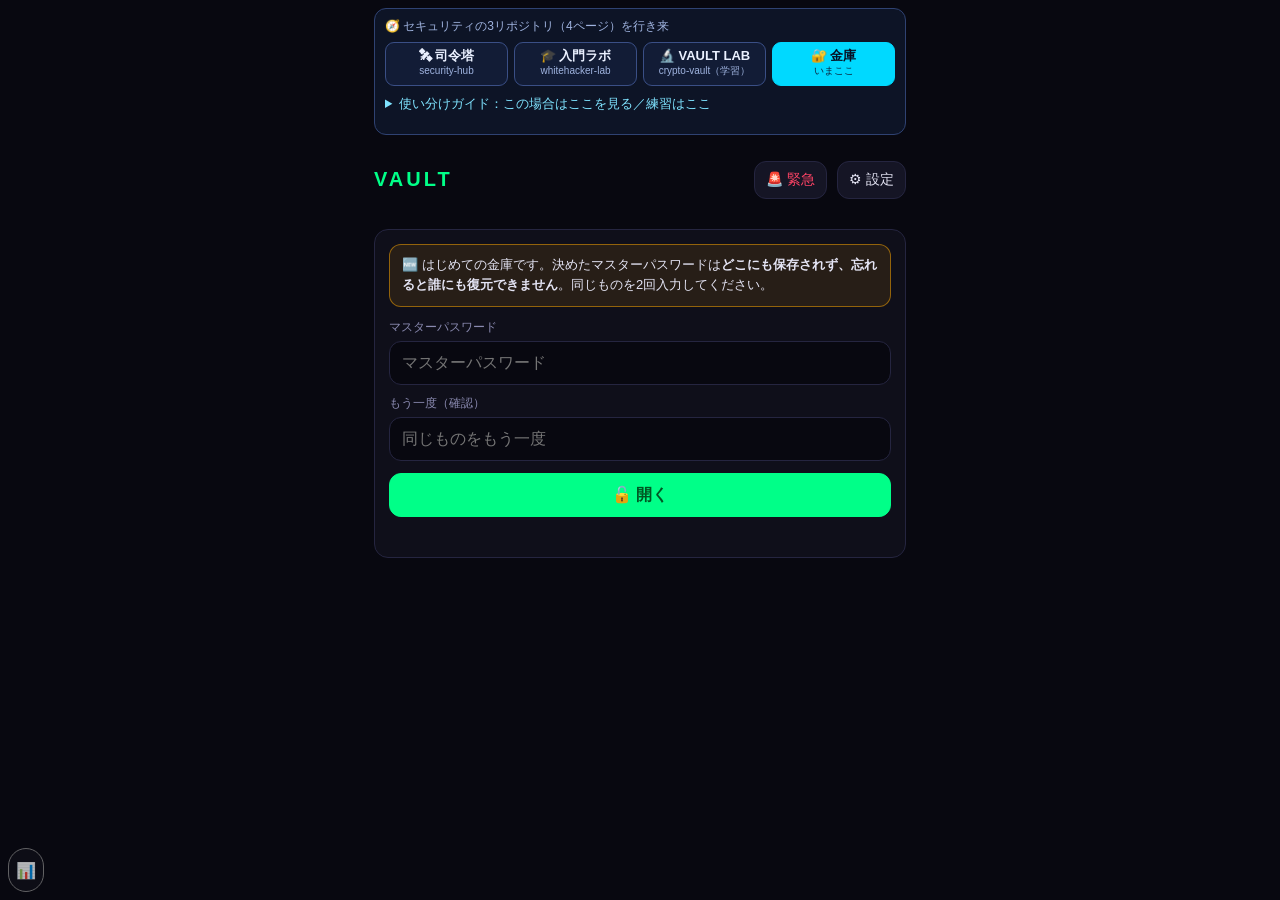
<file: index.html>
<!doctype html>
<html lang="ja"><head><meta charset="utf-8">
<meta name="viewport" content="width=device-width,initial-scale=1,viewport-fit=cover">
<meta name="theme-color" content="#080810"><meta name="apple-mobile-web-app-capable" content="yes">
<meta name="apple-mobile-web-app-title" content="VAULT"><meta name="robots" content="noindex">
<link rel="manifest" href="manifest.webmanifest"><link rel="icon" href="icon.svg" type="image/svg+xml"><link rel="apple-touch-icon" href="icon.svg">
<title>VAULT</title>
<style>
:root{--bg:#080810;--sf:#0f0f1a;--sf2:#151525;--bd:#252540;--tx:#e4e4f4;--mut:#8a8ab0;--green:#00ff88;--red:#ff4466;--amber:#ffaa00;--blue:#4488ff}
*{box-sizing:border-box;margin:0;padding:0;-webkit-tap-highlight-color:transparent}
html,body{background:var(--bg);color:var(--tx);font-family:-apple-system,"Hiragino Sans",sans-serif;font-size:16px}
body{padding:env(safe-area-inset-top) 14px calc(40px + env(safe-area-inset-bottom));max-width:560px;margin:0 auto}
header{display:flex;align-items:center;gap:10px;padding:14px 0 10px}
header b{font-size:20px;letter-spacing:3px;color:var(--green);flex:1}
button{font:inherit;color:var(--tx);background:var(--sf2);border:1px solid var(--bd);border-radius:12px;padding:10px 14px;min-height:44px}
button:active{filter:brightness(1.3)}button.go{background:var(--green);border-color:var(--green);color:#052;font-weight:800}
button.dg{color:var(--red)}button.sm{min-height:38px;padding:7px 11px;font-size:14px}
input,textarea{width:100%;font:inherit;color:var(--tx);background:var(--bg);border:1px solid var(--bd);border-radius:12px;padding:12px;outline:none}
textarea{min-height:84px;font-family:ui-monospace,Menlo,monospace}input:focus,textarea:focus{border-color:var(--blue)}
label{display:block;font-size:12px;color:var(--mut);margin:10px 0 5px}
.card{background:var(--sf);border:1px solid var(--bd);border-radius:14px;padding:14px;margin-bottom:12px}
.warn{background:rgba(255,170,0,.10);border:1px solid rgba(255,170,0,.5);border-radius:12px;padding:10px 12px;font-size:13px;line-height:1.6;margin-bottom:12px}
.msg{font-size:13px;line-height:1.6;margin-top:8px;min-height:18px}.ok{color:var(--green)}.er{color:var(--red)}
.row{display:flex;gap:8px;flex-wrap:wrap;align-items:center}
.item{display:flex;align-items:center;gap:8px;justify-content:space-between}.item .t{font-weight:700;word-break:break-all;flex:1}
.sub{font-size:13px;color:var(--mut);margin-top:4px;word-break:break-all}.sec{margin-top:10px;padding:10px;background:var(--bg);border-radius:10px;font-family:ui-monospace,Menlo,monospace;font-size:14px;word-break:break-all;white-space:pre-wrap}
#sync{font-size:12px;color:var(--mut);padding:2px 0 8px;min-height:20px}
[hidden]{display:none!important}
.bar{height:8px;background:var(--bd);border-radius:4px;overflow:hidden;margin:6px 0}.bar i{display:block;height:100%;background:var(--green)}
.bd{display:inline-block;font-size:11px;padding:2px 8px;border-radius:10px;margin:0 4px 4px 0;border:1px solid var(--bd);color:var(--mut)}.bd.r{color:var(--red);border-color:var(--red)}.bd.a{color:var(--amber);border-color:var(--amber)}.bd.g{color:var(--green);border-color:var(--green)}
details.st{background:var(--sf);border:1px solid var(--bd);border-radius:12px;margin-bottom:8px}details.st summary{padding:12px;display:flex;gap:10px;align-items:center;font-weight:700;list-style:none}details.st summary::-webkit-details-marker{display:none}details.st .bdy{padding:0 12px 12px;font-size:14px;line-height:1.75;color:var(--tx)}details.st input[type=checkbox]{width:22px;height:22px;flex:none}
.inc-note{font-size:12px;color:var(--mut);line-height:1.7}
</style></head><body>
<div id="ecoNav" role="navigation" aria-label="セキュリティ3アプリ"><style>#ecoNav{font:13px/1.55 -apple-system,"Hiragino Sans","Noto Sans JP",sans-serif;background:#0d1426;border:1px solid #2f4272;border-radius:12px;margin:8px 0 12px;padding:8px 10px;color:#eaf0ff;text-align:left;letter-spacing:0;text-transform:none}
#ecoNav *{box-sizing:border-box;font-family:inherit;letter-spacing:0;text-transform:none}
#ecoNav .en-t{display:block;font-size:12px;color:#9fb3df;margin-bottom:6px}
#ecoNav .en-row{display:grid;grid-template-columns:repeat(4,1fr);gap:6px}
#ecoNav .en-i{display:block;min-height:44px;padding:5px 4px;border-radius:9px;border:1px solid #3a4f86;background:#121c36;color:#eaf0ff;text-decoration:none;text-align:center;line-height:1.3}
#ecoNav .en-i b{display:block;font-size:13px;font-weight:700;white-space:nowrap}
#ecoNav .en-i small{display:block;font-size:10px;color:#9fb3df;white-space:nowrap;overflow:hidden;text-overflow:ellipsis}
#ecoNav .en-i.here{background:#00d9ff;border-color:#00d9ff;color:#061024}
#ecoNav .en-i.here small{color:#0b2a44}
#ecoNav details{margin-top:8px}
#ecoNav summary{cursor:pointer;color:#7fe3ff;font-size:13px;min-height:32px}
#ecoNav table{width:100%;border-collapse:collapse;margin-top:6px;font-size:13px}
#ecoNav td{border-top:1px solid #2a3a63;padding:5px 4px;vertical-align:top}
#ecoNav td:first-child{color:#9fb3df;width:46%}
#ecoNav .en-flow{margin-top:8px;padding:8px;border:1px dashed #3a4f86;border-radius:9px;font-size:12px;line-height:1.7;color:#cfe0ff}
#ecoNav .en-flow b{color:#fff}
@media (max-width:560px){#ecoNav .en-row{grid-template-columns:repeat(2,1fr)}}
#ecoNav .en-g{display:grid;grid-template-columns:1fr auto auto;gap:5px 6px;align-items:center;margin-top:6px}
#ecoNav .en-g .h{font-size:11px;color:#9fb3df}
#ecoNav .en-g .q{font-size:13px;color:#eaf0ff;line-height:1.4}
#ecoNav .en-g a{display:block;min-height:36px;padding:6px 8px;border-radius:8px;border:1px solid #3a4f86;background:#121c36;color:#7fe3ff;text-decoration:none;font-size:12px;font-weight:700;white-space:nowrap;text-align:center;line-height:1.5}
#ecoNav .en-g a.pr{color:#ffd37f}
#ecoNav .en-s{margin-top:8px;font-size:12px;color:#cfe0ff;line-height:1.8}
#ecoNav .en-s a{color:#7fe3ff}</style>
<span class="en-t">🧭 セキュリティの3リポジトリ（4ページ）を行き来</span>
<div class="en-row"><a class="en-i" href="https://norinori-jan.github.io/security-hub/"><b>🛰 司令塔</b><small>security-hub</small></a><a class="en-i" href="https://norinori-jan.github.io/whitehacker-lab/"><b>🎓 入門ラボ</b><small>whitehacker-lab</small></a><a class="en-i" href="https://norinori-jan.github.io/crypto-vault/lab.html"><b>🔬 VAULT LAB</b><small>crypto-vault（学習）</small></a><span class="en-i here" aria-current="page"><b>🔐 金庫</b><small>いまここ</small></span></div>
<details><summary>使い分けガイド：この場合はここを見る／練習はここ</summary>
<div class="en-g"><span class="h">こんな時は…</span><span class="h">📖 見る</span><span class="h">🧪 練習</span><span class="q">SQLi・XSS・CSRF・ハッシュ（攻撃の仕組み）</span><a href="https://norinori-jan.github.io/whitehacker-lab/#t=sqli">入門ラボ</a><a class="pr" href="https://norinori-jan.github.io/crypto-vault/lab.html#attack">VAULT LAB</a><span class="q">暗号化・鍵・乱数（AES, PBKDF2, ECDH）</span><a href="https://norinori-jan.github.io/whitehacker-lab/#t=aes">入門ラボ</a><a class="pr" href="https://norinori-jan.github.io/crypto-vault/lab.html#crypto">VAULT LAB</a><span class="q">JWT・HTTPヘッダー・Cookie（通信を読む）</span><a href="https://norinori-jan.github.io/whitehacker-lab/#t=http">入門ラボ</a><a class="pr" href="https://norinori-jan.github.io/crypto-vault/lab.html#packet">VAULT LAB</a><span class="q">CTF（謎解きで腕試し）</span><a href="https://norinori-jan.github.io/whitehacker-lab/#m=ctf">入門ラボ</a><a class="pr" href="https://norinori-jan.github.io/crypto-vault/lab.html#ctf">VAULT LAB</a><span class="q">脅威の洗い出し（STRIDE）</span><a href="https://norinori-jan.github.io/whitehacker-lab/#m=stride">入門ラボ</a><a class="pr" href="https://norinori-jan.github.io/crypto-vault/lab.html#threat">VAULT LAB</a></div><div class="en-s">📈 進み具合・脆弱性ニュース → <a href="https://norinori-jan.github.io/security-hub/">🛰 司令塔</a><br>🔑 パスワード・秘密のメモをしまう → <a href="https://norinori-jan.github.io/crypto-vault/">🔐 金庫</a>（学習とは別・毎日使う本番）</div><div class="en-flow"><b>使い分け</b><br>① <b>📖 入門ラボ</b>で意味と図解を読む（やさしい説明）<br>② <b>🧪 VAULT LAB</b>で本物に近い実験をする（より本格的）<br>③ <b>🛰 司令塔</b>で進み具合を確認（入門ラボの進み具合が届く／VAULT LABは別記録）<br>🔐 金庫は学習と<b>独立</b>。練習データは入りません。</div>
</details></div>
<header><b>VAULT</b><button id="bInc" class="sm dg">🚨 緊急</button><button id="bSet" class="sm">⚙ 設定</button><button id="bLock" class="sm" hidden>🔒 ロック</button></header>
<div id="sync"></div>

<section id="lockV">
  <div class="card">
    <div id="firstNote" class="warn" hidden>🆕 はじめての金庫です。決めたマスターパスワードは<b>どこにも保存されず、忘れると誰にも復元できません</b>。同じものを2回入力してください。</div>
    <label>マスターパスワード</label><input type="password" id="pw" autocomplete="off" placeholder="マスターパスワード">
    <div id="pw2Box" hidden><label>もう一度（確認）</label><input type="password" id="pw2" autocomplete="off" placeholder="同じものをもう一度"></div>
    <div style="margin-top:12px"><button id="bUnlock" class="go" style="width:100%">🔓 開く</button></div>
    <div id="lockMsg" class="msg"></div>
  </div>
</section>

<section id="mainV" hidden>
  <div class="card">
    <div class="row"><b id="formTitle" style="flex:1">＋ 新しく入れる</b><button id="bCancelEdit" class="sm" hidden>やめる</button></div>
    <label>サイト・サービス名（※暗号化されません。パスワードは書かないでください）</label><input id="iTitle" placeholder="例: Amazon" autocomplete="off">
    <label>ID・メールアドレス（暗号化されます）</label><input id="iUser" placeholder="例: you@example.com" autocomplete="off" autocapitalize="off" spellcheck="false">
    <label>パスワード（暗号化されます）</label><input id="iSecret" placeholder="下の「パスワードを作る」でも入ります" autocomplete="off" autocapitalize="off" spellcheck="false" style="font-family:ui-monospace,Menlo,monospace">
    <label>URL（任意）</label><input id="iUrl" placeholder="https://…" autocomplete="off" autocapitalize="off" inputmode="url">
    <label>メモ（任意・暗号化されます）</label><textarea id="iMemo" rows="2" placeholder="秘密の質問の答え など" autocomplete="off"></textarea>
    <div class="row" style="margin-top:8px"><button id="bGen" class="sm">⚡ パスワードを作る</button><a href="../pass-maker/" style="font-size:13px;color:var(--green)">🔑 細かく作る（パス作成アプリ）</a><span id="genLen" style="font-size:12px;color:var(--mut)"></span></div>
    <div id="genBox" hidden class="card" style="margin:8px 0 0">
      <label>長さ：<span id="lenV">20</span> 文字</label><input type="range" id="len" min="8" max="40" value="20" style="padding:0">
      <label style="display:flex;gap:8px;align-items:center;margin-top:10px"><input type="checkbox" id="sym" checked style="width:20px;height:20px">記号を入れる（!@#…）</label>
    </div>
    <div style="margin-top:12px"><button id="bSave" class="go" style="width:100%">＋ 暗号化して保存</button></div>
    <div id="addMsg" class="msg"></div>
  </div>
  <input id="q" placeholder="🔍 サイト名・IDで探す" style="margin-bottom:12px">
  <div id="list"></div>
</section>

<section id="incV" hidden>
  <div class="warn" style="border-color:var(--red);background:rgba(255,68,102,.10)"><b>🚨 緊急対応</b><br>情報が漏れた・乗っ取られたかもしれないときの手順です。<b>落ち着いて、上から順に。</b>チェックは端末に残ります。</div>
  <div class="card"><div class="row"><b style="flex:1">進み具合</b><span id="incPct">0/8</span></div><div class="bar"><i id="incBar" style="width:0"></i></div><div class="inc-note" id="incSince"></div></div>
  <div id="incSteps"></div>
  <div class="card"><b>🔎 金庫のパスワードを漏洩チェック</b>
    <div class="inc-note" style="margin:6px 0">既知の漏洩データにあるか、使い回し・短すぎがないかを調べます。パスワードそのものは送らず、ハッシュの先頭5文字だけを使います（Have I Been Pwned の k-匿名性方式）。</div>
    <button id="bScan" class="go" style="width:100%">🔎 調べる</button><div id="scanMsg" class="msg"></div></div>
  <div class="card"><div class="row"><b style="flex:1">🔄 アカウント見直し（危ない順）</b><span id="acctPct"></span></div>
    <div class="inc-note" style="margin:6px 0"><b>順番：</b>①サービス側でパスワードを変える（新しいものを自動で作り、コピーします）→ ②ここに「上書き保存」。保存した時点で「変更済み」になります。</div>
    <div id="acctList"></div></div>
  <div class="card"><b>📞 相談先</b><div class="inc-note" style="margin-top:6px;font-size:13px">お金や個人情報の被害があるときは、早めに相談してください（番号は必ず公式サイトで確認）。<br>・警察のサイバー犯罪相談窓口（警察相談専用電話 <b>#9110</b>、または都道府県警のサイト）<br>・消費者ホットライン <b>188</b><br>・IPA 情報セキュリティ安心相談窓口<br>・クレジットカード会社・銀行の紛失／不正利用の窓口（カード裏面の番号）</div></div>
  <div class="row"><button id="bIncCopy" class="sm">📄 記録をコピー</button><button id="bIncReset" class="sm dg">最初からやり直す</button></div><div id="incMsg" class="msg"></div>
  <button id="bIncBack" style="width:100%;margin-top:10px">← もどる</button>
</section>
<section id="setV" hidden>
  <div class="card"><b>☁ クラウド同期（端末をまたぐとき）</b>
    <label>エンドポイント</label><input id="ep" placeholder="https://sync-worker.xxxx.workers.dev" autocomplete="off">
    <label>トークン（チャットには貼らないでください）</label><input type="password" id="tk" autocomplete="off">
    <div class="row" style="margin-top:10px"><button id="bSaveSync" class="sm">保存して同期</button><button id="bQr" class="sm">quick-ref の設定を使う</button></div>
    <div id="setMsg" class="msg"></div>
    <div id="conflict" hidden class="warn" style="margin-top:8px">⚠ クラウドにある金庫と、この端末の金庫は<b>別のマスターパスワードで作られています</b>。自動では上書きしません。<br>この端末の分を先に「バックアップ」で保存してから、下の「クラウドの金庫に切り替える」を押してください。<div style="margin-top:8px"><button id="bAdopt" class="sm dg">クラウドの金庫に切り替える（この端末の分は置き換わります）</button></div></div>
  </div>
  <div class="card"><b>💾 バックアップ</b>
    <div style="font-size:13px;color:var(--mut);line-height:1.6;margin-top:6px">暗号化されたまま書き出します。マスターパスワードがないと中身は読めません。</div>
    <div class="row" style="margin-top:10px"><button id="bExp" class="sm">書き出す</button><button id="bImp" class="sm">読み込む</button></div>
    <input type="file" id="fImp" accept="application/json,.json" hidden><div id="bkMsg" class="msg"></div>
  </div>
  <div class="card"><b>🛡 鍵づくりの強化（20万回 → 60万回）</b>
    <div id="kdfInfo" style="font-size:13px;color:var(--mut);line-height:1.7;margin-top:6px"></div>
    <div style="font-size:12px;color:var(--mut);line-height:1.7;margin-top:6px">新しく保存・上書きした分は、自動で60万回になります。古い分は、下のボタンでまとめて強化できます（マスターパスワードはそのまま）。<br>⚠ 強化した分は、<b>古い版のこのアプリでは開けません</b>。スマホ・PCなど、使っている端末をすべて最新にしてから押してください。先にバックアップを書き出すと安心です。</div>
    <div class="row" style="margin-top:10px"><button id="bKdf" class="sm go">🛡 すべて60万回にする</button></div><div id="kdfMsg" class="msg"></div></div>
  <div class="card" style="font-size:13px;color:var(--mut);line-height:1.7">🔒 自動ロック：2分操作がないとき／画面を離れて1分たったとき<br>📋 コピーした内容は30秒後に消そうとします<br>🛡 暗号：AES-256-GCM／PBKDF2（SHA-256・新しい分は60万回）</div>
  <button id="bBack" style="width:100%">← もどる</button>
</section>
<script>
(function(){
'use strict';
const K_ITEMS='cryptovault_real_items',K_SALT='cryptovault_real_salt',K_DEL='cryptovault_real_deleted',K_EP='cryptovault_sync_endpoint',K_TK='cryptovault_sync_token',K_PEND='cryptovault_pending',K_LAST='cryptovault_last_sync';
const $=id=>document.getElementById(id);
const buf2hex=b=>Array.from(new Uint8Array(b)).map(x=>x.toString(16).padStart(2,'0')).join('');
const hex2buf=h=>new Uint8Array(h.match(/.{2}/g).map(b=>parseInt(b,16)));
const str2buf=s=>new TextEncoder().encode(s);
const buf2str=b=>new TextDecoder().decode(b);
const esc=s=>String(s).replace(/[&<>"']/g,c=>({'&':'&amp;','<':'&lt;','>':'&gt;','"':'&quot;',"'":'&#39;'}[c]));
// ---- 暗号（LAB の実用金庫と完全に同じ。形式は変えない）----
// 鍵づくり（PBKDF2）の回数。古い項目は kdf 欄なし＝20万回。新しく保存する分から60万回（OWASP の目安）。salt・暗号(AES-256-GCM)・同期の形式は同じ
const OLD_ITER=200000,NEW_ITER=600000;let KEYS={};
const itIter=it=>(it&&+it.kdf)||OLD_ITER;
async function deriveAesKey(pw,salt,iter){
  const km=await crypto.subtle.importKey('raw',str2buf(pw),'PBKDF2',false,['deriveKey']);
  return crypto.subtle.deriveKey({name:'PBKDF2',salt,iterations:iter||OLD_ITER,hash:'SHA-256'},km,{name:'AES-GCM',length:256},true,['encrypt','decrypt']);
}
let wantInc=false,fromInc=false,STAT={},key=null,editing=null,lastTouch=Date.now(),hiddenAt=0,syncing=false,tSync=null;
function ls(k){try{return localStorage.getItem(k)}catch(e){return null}}
function lset(k,v){try{localStorage.setItem(k,v)}catch(e){}}
function getSalt(){let h=ls(K_SALT);if(!h){h=buf2hex(crypto.getRandomValues(new Uint8Array(16)));lset(K_SALT,h)}return hex2buf(h)}
function loadItems(){try{const a=JSON.parse(ls(K_ITEMS)||'[]');return Array.isArray(a)?a:[]}catch(e){return[]}}
function saveItems(a){lset(K_ITEMS,JSON.stringify(a))}
function loadDel(){try{return JSON.parse(ls(K_DEL)||'{}')||{}}catch(e){return{}}}
function saveDel(d){lset(K_DEL,JSON.stringify(d))}
function cfg(){return{ep:(ls(K_EP)||'').trim().replace(/\/$/,''),tk:(ls(K_TK)||'').trim()}}
function say(id,m,c){const e=$(id);e.className='msg '+(c||'');e.textContent=m}
function toast(m){say('addMsg',m,'ok');setTimeout(()=>{if($('addMsg').textContent===m)say('addMsg','')},2500)}

// ---- 画面 ----
function show(v){['lockV','mainV','setV','incV'].forEach(x=>$(x).hidden=(x!==v));$('bLock').hidden=!key;$('bSet').hidden=(v==='setV');$('bInc').hidden=(v==='incV')}
function showLock(){const first=!ls(K_SALT)&&!loadItems().length;$('firstNote').hidden=!first;$('pw2Box').hidden=!first;show('lockV')}
function kdfInfo(){const a=loadItems();const n=a.filter(i=>itIter(i)>=NEW_ITER).length,o=a.length-n;$('kdfInfo').innerHTML='60万回：<b>'+n+'</b>件　／　20万回：<b>'+o+'</b>件';$('bKdf').hidden=!key||o===0;if(!key)say('kdfMsg','強化するには、金庫を開いてから設定を開いてください','');}
$('bKdf').onclick=async()=>{if(!key)return;touch();const a=loadItems(),todo=a.filter(i=>itIter(i)<NEW_ITER);if(!todo.length){kdfInfo();return}
  if(!confirm(todo.length+'件を、60万回の鍵で暗号化し直します。\n・使っている端末を、すべて最新版にしましたか？\n・先にバックアップを書き出しましたか？\n続けますか？'))return;
  $('bKdf').disabled=true;say('kdfMsg','強化中…');
  try{const out=[];for(const it of todo){const plain=await decItem(it.id);const iv=crypto.getRandomValues(new Uint8Array(12));const ct=new Uint8Array(await crypto.subtle.encrypt({name:'AES-GCM',iv},KEYS[NEW_ITER],str2buf(plain)));
      const chk=buf2str(await crypto.subtle.decrypt({name:'AES-GCM',iv},KEYS[NEW_ITER],ct));if(chk!==plain)throw new Error('検算に失敗しました。何も変えていません');out.push([it.id,buf2hex(iv),buf2hex(ct)])}
    const now=Date.now(),fresh=loadItems();for(const [id,iv,ct] of out){const it=fresh.find(i=>i.id===id);if(it){it.iv=iv;it.ct=ct;it.kdf=NEW_ITER;it.updatedAt=now}}
    saveItems(fresh);DATA={};changed();render();kdfInfo();say('kdfMsg','✓ '+out.length+'件を60万回にしました。同期します','ok')}
  catch(e){say('kdfMsg','失敗しました：'+(e&&e.message?e.message:e)+'（金庫は変えていません）','er')}
  finally{$('bKdf').disabled=false}};
$('bSet').onclick=()=>{kdfInfo();$('ep').value=cfg().ep;$('tk').value=cfg().tk;show('setV')};
$('bBack').onclick=()=>key?show('mainV'):showLock();
$('bLock').onclick=lock;
function lock(){key=null;KEYS={};ACCT_USER='';editing=null;STAT={};fromInc=false;incoming=null;$('iTitle').value='';fillForm({});DATA={};$('pw').value=$('pw2').value='';$('list').innerHTML='';showLock()}
async function unlock(){
  const pw=$('pw').value;if(!pw){say('lockMsg','パスワードを入力してください','er');return}
  const first=!ls(K_SALT)&&!loadItems().length;
  if(first){if(pw.length<8){say('lockMsg','8文字以上にしてください（12文字以上がおすすめ）','er');return}if(pw!==$('pw2').value){say('lockMsg','2回の入力が一致しません','er');return}}
  say('lockMsg','確認中…（数秒かかります）');
  try{
    const salt=getSalt();const items=loadItems();const [k0,k1]=await Promise.all([deriveAesKey(pw,salt,OLD_ITER),deriveAesKey(pw,salt,NEW_ITER)]);const ks={};ks[OLD_ITER]=k0;ks[NEW_ITER]=k1;
    if(items.length){const vk=ks[itIter(items[0])];if(!vk)throw new Error('kdf');await crypto.subtle.decrypt({name:'AES-GCM',iv:hex2buf(items[0].iv)},vk,hex2buf(items[0].ct))}
    KEYS=ks;key=k1;$('pw').value=$('pw2').value='';say('lockMsg','');touch();render();schedSync(0);if(wantInc){wantInc=false;openInc()}else show('mainV');if(incoming)applyInbox();
  }catch(e){say('lockMsg','✗ パスワードが違うか、データが壊れています','er')}
}
$('bUnlock').onclick=unlock;$('pw').addEventListener('keydown',e=>{if(e.key==='Enter'&&$('pw2Box').hidden)unlock()});$('pw2').addEventListener('keydown',e=>{if(e.key==='Enter')unlock()});


// ---- 見やすい一覧用：暗号文の中身を「1行目=パスワード／ID:／URL:／残り=メモ」として読む（暗号形式は変えない）----
let DATA={};
function parseSec(v){const L=String(v).split(/\r?\n/);const o={pw:(L[0]||'').trim(),user:'',url:'',memo:'',st:false};const m=[];
  for(const l of L.slice(1)){let x;if(!o.user&&(x=l.match(/^ID[:：]\s*(.*)$/))){o.user=x[1].trim();o.st=true}else if(!o.url&&(x=l.match(/^URL[:：]\s*(.*)$/))){o.url=x[1].trim();o.st=true}else m.push(l)}
  o.memo=m.join('\n').trim();return o}
function composeSec(pw,user,url,memo){let t=String(pw).replace(/[\r\n]+/g,'').trim();if(user)t+='\nID: '+user.replace(/[\r\n]+/g,' ').trim();if(url)t+='\nURL: '+url.replace(/[\r\n]+/g,'').trim();if(memo)t+='\n'+memo.trim();return t}
function fillForm(o){$('iUser').value=o.user||'';$('iSecret').value=o.pw||'';$('iUrl').value=o.url||'';$('iMemo').value=o.memo||''}
async function warm(){if(!key)return;let add=false;for(const it of loadItems()){if(DATA[it.id]&&DATA[it.id].u===(it.updatedAt||0)+':'+it.ct.length)continue;try{const o=parseSec(await decItem(it.id));o.u=(it.updatedAt||0)+':'+it.ct.length;DATA[it.id]=o;add=true}catch(e){}}if(add&&key){render();if(!$('incV').hidden)renderAcct()}}
function safeUrl(u){return/^https?:\/\//i.test(u)?u:''}
// ---- 一覧・追加・編集・削除 ----
function render(){
  const q=$('q').value.trim().toLowerCase();let a=loadItems().slice().reverse();
  if(q)a=a.filter(i=>{const d=DATA[i.id]||{};return(String(i.title)+' '+(d.user||'')+' '+(d.url||'')).toLowerCase().includes(q)});
  const cnt={};Object.values(DATA).forEach(d=>{if(d.pw&&d.pw.length>=4&&d.pw.length<=64)cnt[d.pw]=(cnt[d.pw]||0)+1});
  $('list').innerHTML=a.length?a.map(i=>{const d=DATA[i.id],st=STAT[i.id]||{};const n=d&&cnt[d.pw]>1?cnt[d.pw]:0;
    const bd=(st.n>0?'<span class="bd r">⚠ 漏洩あり</span>':'')+(n?'<span class="bd r">同じパスワード '+n+'件</span>':'')+((st.weak||(d&&d.pw&&d.pw.length<12&&d.pw.length>=4&&!st.skip))?'<span class="bd a">短め</span>':'');
    return '<div class="card" data-id="'+esc(i.id)+'"><div class="item"><div class="t">'+esc(i.title)+'</div></div>'
    +(d?(d.user?'<div class="sub">👤 '+esc(d.user)+'</div>':'')+'<div class="sub">🔑 '+(d.pw?'••••••••':'<span style="opacity:.6">（メモのみ）</span>')+'</div>'+(bd?'<div style="margin-top:6px">'+bd+'</div>':''):'<div class="sub">…開いています</div>')
    +'<div class="row" style="margin-top:10px"><button class="sm" data-a="copy">📋 パス</button>'+(d&&d.user?'<button class="sm" data-a="copyid">📋 ID</button>':'')+'<button class="sm" data-a="show">👁 見る</button>'+(d&&safeUrl(d.url)?'<a class="sm" href="'+esc(safeUrl(d.url))+'" target="_blank" rel="noopener noreferrer" style="text-decoration:none;display:inline-flex;align-items:center">↗ 開く</a>':'')+'<button class="sm" data-a="edit">✎ 直す</button><button class="sm dg" data-a="del">削除</button></div><div class="sec" hidden></div></div>'}).join(''):'<div style="text-align:center;color:var(--mut);padding:24px">'+(q?'見つかりません':'まだ何も入っていません。上の「＋ 新しく入れる」から、サイト名・ID・パスワードを登録してください')+'</div>';
  if(key)warm()}
$('q').oninput=render;
async function decItem(id){const it=loadItems().find(i=>i.id===id);if(!it)throw 0;const k=KEYS[itIter(it)];if(!k)throw 0;return buf2str(await crypto.subtle.decrypt({name:'AES-GCM',iv:hex2buf(it.iv)},k,hex2buf(it.ct)))}
$('list').addEventListener('click',async e=>{
  const b=e.target.closest('[data-a]');if(!b||!key)return;touch();const card=b.closest('[data-id]'),id=card.dataset.id,a=b.dataset.a;
  try{
    if(a==='show'){const box=card.querySelector('.sec');if(!box.hidden){box.hidden=true;box.textContent='';b.textContent='👁 見る';return}const o=parseSec(await decItem(id));box.textContent=(o.user?'ID: '+o.user+'\n':'')+'パスワード: '+o.pw+(o.url?'\nURL: '+o.url:'')+(o.memo?'\n\n'+o.memo:'');box.hidden=false;b.textContent='🙈 隠す';setTimeout(()=>{box.hidden=true;box.textContent='';b.textContent='👁 見る'},30000)}
    else if(a==='copyid'){const o=parseSec(await decItem(id));await navigator.clipboard.writeText(o.user);toast('IDをコピーしました（30秒後に消します）');setTimeout(()=>{navigator.clipboard.writeText('').catch(()=>{})},30000)}
    else if(a==='copy'){const o=parseSec(await decItem(id));await navigator.clipboard.writeText(o.pw);toast('パスワードをコピーしました（30秒後に消します）');setTimeout(()=>{navigator.clipboard.writeText('').catch(()=>{})},30000)}
    else if(a==='edit'){const it=loadItems().find(i=>i.id===id);editing=id;$('iTitle').value=it.title;fillForm(parseSec(await decItem(id)));$('formTitle').textContent='✎ 直す';$('bCancelEdit').hidden=false;$('bSave').textContent='✓ 暗号化して上書き保存';window.scrollTo(0,0)}
    else if(a==='del'){if(!confirm('「'+loadItems().find(i=>i.id===id).title+'」を削除しますか？（元に戻せません）'))return;saveItems(loadItems().filter(i=>i.id!==id));const d=loadDel();d[id]=Date.now();saveDel(d);changed();render()}
  }catch(err){say('addMsg','処理に失敗しました（コピーが許可されていない可能性があります）','er')}
});
function endEdit(){editing=null;$('iTitle').value='';fillForm({});$('formTitle').textContent='＋ 新しく入れる';$('bCancelEdit').hidden=true;$('bSave').textContent='＋ 暗号化して保存'}
$('bCancelEdit').onclick=()=>{endEdit();if(fromInc){fromInc=false;openInc()}};
$('bSave').onclick=async()=>{
  if(!key)return;touch();const title=$('iTitle').value.trim(),pwv=$('iSecret').value.trim(),secret=composeSec(pwv,$('iUser').value.trim(),$('iUrl').value.trim(),$('iMemo').value);if(!title||!(pwv||$('iMemo').value.trim())){say('addMsg','サイト名と、パスワード（またはメモ）を入れてください','er');return}
  const iv=crypto.getRandomValues(new Uint8Array(12));const ct=await crypto.subtle.encrypt({name:'AES-GCM',iv},key,str2buf(secret));
  const items=loadItems(),now=Date.now();
  if(editing){const it=items.find(i=>i.id===editing);if(it){it.title=title;it.iv=buf2hex(iv);it.ct=buf2hex(new Uint8Array(ct));it.kdf=NEW_ITER;it.updatedAt=now}}
  else items.push({id:now.toString(36)+Math.random().toString(36).slice(2,6),title,iv:buf2hex(iv),ct:buf2hex(new Uint8Array(ct)),kdf:NEW_ITER,createdAt:now});
  saveItems(items);endEdit();changed();render();toast('保存しました');if(fromInc){fromInc=false;openInc()}};
// ---- パス作成アプリからの受け取り（localStorage 経由・120秒だけ有効・読んだら消す）----
const K_INBOX='vault_inbox_v1';let incoming=null;
function takeInbox(){try{const raw=ls(K_INBOX);if(!raw)return;try{localStorage.removeItem(K_INBOX)}catch(e){}const x=JSON.parse(raw);if(x&&x.v===1&&typeof x.secret==='string'&&x.secret&&Date.now()-(+x.t||0)<=120000&&x.secret.length<=256){incoming=x.secret;if(key)applyInbox();else say('lockMsg','📥 パスワードを受け取りました。金庫を開くと、入力欄に入ります。','ok')}}catch(e){}}
function applyInbox(){if(!incoming||!key)return;const v=incoming;incoming=null;endEdit();show('mainV');$('iSecret').value=v;$('genLen').textContent='パス作成アプリから受け取りました';say('addMsg','📥 受け取りました。タイトルを付けて「暗号化して保存」を押してください。','ok');$('iTitle').focus();window.scrollTo(0,0)}
document.addEventListener('visibilitychange',()=>{if(!document.hidden)takeInbox()});
window.addEventListener('pageshow',takeInbox);
// ---- パスワード生成 ----
$('bGen').onclick=()=>{$('genBox').hidden=!$('genBox').hidden;if(!$('genBox').hidden)gen()};
function genPw(n,sym){const set='abcdefghijkmnopqrstuvwxyzABCDEFGHJKLMNPQRSTUVWXYZ23456789'+(sym?'!@#$%^&*-_=+?':'');let out='';const lim=Math.floor(256/set.length)*set.length;
  while(out.length<n){const b=crypto.getRandomValues(new Uint8Array(n*2));for(const x of b){if(x<lim&&out.length<n)out+=set[x%set.length]}}return out}
function gen(){const n=+$('len').value,sym=$('sym').checked;$('lenV').textContent=n;$('iSecret').value=genPw(n,sym);$('genLen').textContent=n+'文字で作りました'}
$('len').oninput=gen;$('sym').onchange=gen;

// ---- 同期（端末内の暗号化済みデータだけを送る。形式は従来と互換）----
function setSync(m,c){const e=$('sync');e.textContent=m;e.style.color=c||''}
async function fetchT(u,o,ms){const c=new AbortController(),t=setTimeout(()=>c.abort(),ms||15000);try{return await fetch(u,Object.assign({},o,{signal:c.signal}))}finally{clearTimeout(t)}}
function changed(){lset(K_PEND,'1');schedSync(800)}
function schedSync(ms){clearTimeout(tSync);tSync=setTimeout(()=>syncNow(false),ms)}
async function syncNow(manual){
  const{ep,tk}=cfg();if(!ep||!tk){if(manual)say('setMsg','エンドポイントとトークンを入れてください','er');return}
  if(syncing)return;syncing=true;setSync('☁ 同期中…');
  try{
    const au={Authorization:'Bearer '+tk};let r;
    for(let n=0;;n++){try{r=await fetchT(ep+'/sync/crypto-vault-items',{headers:au});break}catch(e){if(n>=2)throw new Error('回線に届きません');await new Promise(z=>setTimeout(z,1500*(n+1)))}}
    if(r.status===401||r.status===403)throw new Error('トークンが違います('+r.status+')');
    let remote=null;if(r.status!==404){if(!r.ok)throw new Error('受信に失敗('+r.status+')');const j=await r.json();remote=j&&j.data&&j.data.salt?j.data:null}
    const lsalt=ls(K_SALT),li=loadItems();let needPush=false,note='';$('conflict').hidden=true;
    if(remote){
      const rdel=remote.deleted||{};
      if(!lsalt||(!li.length&&lsalt!==remote.salt)){lset(K_SALT,remote.salt);saveItems(remote.items||[]);saveDel(rdel);note=lsalt?'クラウドの金庫に切り替えました。同じマスターパスワードで開き直してください':'クラウドの金庫を取り込みました';if(key){lock()}}
      else if(lsalt===remote.salt){
        const del=Object.assign({},rdel);const ld=loadDel();for(const k in ld)del[k]=Math.max(del[k]||0,ld[k]);
        const m=new Map();(remote.items||[]).concat(li).forEach(it=>{if(!it||!it.id||del[it.id])return;const o=m.get(it.id);if(!o||(it.updatedAt||it.createdAt||0)>=(o.updatedAt||o.createdAt||0))m.set(it.id,it)});
        const merged=[...m.values()].sort((a,b)=>(a.createdAt||0)-(b.createdAt||0));
        saveItems(merged);saveDel(del);if(JSON.stringify(merged.map(i=>[i.id,i.updatedAt||0]))!==JSON.stringify((remote.items||[]).filter(i=>!del[i.id]).map(i=>[i.id,i.updatedAt||0]))||ls(K_PEND)==='1'||Object.keys(del).length!==Object.keys(rdel).length)needPush=true;
        if(key)render();
      }else{setSync('⚠ クラウドの金庫は別のマスターパスワードで作られています（設定を開いてください）','#ffaa00');$('conflict').hidden=false;say('setMsg','別の金庫が見つかりました。自動では上書きしません','er');syncing=false;return}
    }else if(lsalt||li.length)needPush=true;
    if(needPush){const res=await fetchT(ep+'/sync/crypto-vault-items',{method:'PUT',headers:Object.assign({'Content-Type':'application/json'},au),body:JSON.stringify({data:{salt:ls(K_SALT)||'',items:loadItems(),deleted:loadDel(),updatedAt:Date.now()}})});if(!res.ok)throw new Error('送信に失敗('+res.status+')')}
    lset(K_PEND,'');lset(K_LAST,String(Date.now()));setSync('☁ 同期OK '+new Date().toLocaleTimeString('ja-JP',{hour:'2-digit',minute:'2-digit'}),'#00ff88');if(manual||note)say('setMsg',note||'同期しました','ok');
  }catch(e){setSync('⏳ 未同期：'+(e.message||e)+'（あとで自動で再試行）','#ffaa00');if(manual)say('setMsg','同期できません：'+(e.message||e),'er');clearTimeout(tSync);tSync=setTimeout(()=>syncNow(false),60000)}
  finally{syncing=false}
}
$('bSaveSync').onclick=()=>{lset(K_EP,$('ep').value.trim().replace(/\/$/,''));lset(K_TK,$('tk').value.trim());syncNow(true)};
$('bQr').onclick=()=>{const e=ls('qr_sync_endpoint'),t=ls('qr_sync_token');if(!e||!t){say('setMsg','quick-ref の設定がこの端末にありません（Safari と ホーム画面アプリは別の保存領域です）','er');return}$('ep').value=e;$('tk').value=t;say('setMsg','入れました。「保存して同期」を押してください','ok')};
$('bAdopt').onclick=async()=>{if(!confirm('この端末の金庫を、クラウドの金庫で置き換えます。先にバックアップを取りましたか？'))return;const{ep,tk}=cfg();try{const r=await fetchT(ep+'/sync/crypto-vault-items',{headers:{Authorization:'Bearer '+tk}});const j=await r.json();if(!j.data||!j.data.salt)throw new Error('クラウドに金庫がありません');lset(K_SALT,j.data.salt);saveItems(j.data.items||[]);saveDel(j.data.deleted||{});lset(K_PEND,'');lock();$('conflict').hidden=true;say('setMsg','切り替えました。クラウドのマスターパスワードで開いてください','ok')}catch(e){say('setMsg',String(e.message||e),'er')}};

// ---- バックアップ ----
$('bExp').onclick=async()=>{const data=JSON.stringify({format:'cryptovault-backup-v1',exportedAt:Date.now(),salt:ls(K_SALT)||'',items:loadItems(),deleted:loadDel()});const name='vault-backup-'+new Date().toISOString().slice(0,10)+'.json',f=new File([data],name,{type:'application/json'});
  try{if(navigator.canShare&&navigator.canShare({files:[f]})){await navigator.share({files:[f]});say('bkMsg','書き出しました','ok');return}}catch(e){}
  const a=document.createElement('a');a.href=URL.createObjectURL(f);a.download=name;a.click();say('bkMsg','書き出しました（ダウンロード）','ok')};
$('bImp').onclick=()=>$('fImp').click();
$('fImp').onchange=async e=>{const f=e.target.files[0];e.target.value='';if(!f)return;try{const j=JSON.parse(await f.text());if(j.format!=='cryptovault-backup-v1'||!Array.isArray(j.items))throw new Error('この形式ではありません');
  const lsalt=ls(K_SALT);if(lsalt&&j.salt!==lsalt&&loadItems().length)throw new Error('別のマスターパスワードで作られたバックアップです。取り込めません');
  if(!lsalt||!loadItems().length){lset(K_SALT,j.salt);saveItems(j.items);saveDel(j.deleted||{});}
  else{const del=Object.assign({},loadDel(),j.deleted||{});const m=new Map();loadItems().concat(j.items).forEach(it=>{if(!del[it.id]){const o=m.get(it.id);if(!o||(it.updatedAt||it.createdAt||0)>=(o.updatedAt||o.createdAt||0))m.set(it.id,it)}});saveItems([...m.values()]);saveDel(del)}
  changed();say('bkMsg','読み込みました（'+loadItems().length+'件）。開き直してください','ok');if(key)lock()}catch(err){say('bkMsg',String(err.message||err),'er')}};


// ---- 🚨 緊急対応 ----
const K_INC='cryptovault_incident_v1';
const STEPS=[
 ['mail','① メールを守る（最優先）','他のサービスの「パスワードを忘れた」はメールに届きます。まずメールを守ります。<br>・新しい長いパスワードに変える<br>・ログイン履歴を見て、知らない端末・場所がないか確認<br>・「転送設定」「フィルタ」に身に覚えのないものがあれば削除<br>・回復用のメール／電話番号が自分のものか確認<br>・二段階認証を付ける'],
 ['id','② Apple ID・Google・携帯キャリア','・パスワードを変更し、二段階認証を確認<br>・「サインインしている端末」を見て、知らない端末は削除<br>・携帯キャリア：ネットワーク暗証番号を変更、他社への転出（SIM乗っ取り）対策を設定'],
 ['dev','③ 端末を点検する','・iPhone：設定 → 一般 → <b>VPNとデバイス管理</b>に、身に覚えのないプロファイルがないか見る（あれば削除）<br>・iOS を最新にする<br>・怪しいリンクやアプリを開いた覚えがあるときは、<b>別の安全な端末</b>でパスワードを変える'],
 ['money','④ お金に関わるもの','・クレジットカード会社：利用明細を確認し、不審なら連絡して再発行<br>・銀行・証券・決済アプリ：パスワード変更＋二段階認証、振込・出金の通知をオン<br>・身に覚えのない請求は、すぐ各社へ連絡'],
 ['check','⑤ 何が漏れたかを調べる','下の「🔎 漏洩チェック」で、金庫のパスワードが既知の漏洩データにあるか調べます。メールアドレスは <b>haveibeenpwned.com</b> で調べられます。漏れたパスワードと同じものを使い回しているサービスは、すべて変えます。'],
 ['rot','⑥ 全アカウントのパスワードを変える','下の「アカウント見直し」で、危ない順に1つずつ。<b>サービス側で変更 → 金庫に保存</b>の順番です。サービスごとに別の、長い（16文字以上）ランダムなパスワードにします。'],
 ['mfa','⑦ 二段階認証を付ける','SMS より、認証アプリか<b>パスキー</b>が安全です。メール・お金・ID系から付けます。'],
 ['rec','⑧ 記録して、相談する','いつ・何が起きたか・どこへ連絡したかを残します（下の「記録をコピー」）。被害があるときは、下の「相談先」へ。']];
function incLoad(){try{const o=JSON.parse(ls(K_INC)||'{}')||{};o.steps=o.steps||{};o.mfa=o.mfa||{};return o}catch(e){return{steps:{},mfa:{}}}}
function incSave(o){lset(K_INC,JSON.stringify(o))}
function fmtD(t){const d=new Date(t);return (d.getMonth()+1)+'/'+d.getDate()+' '+String(d.getHours()).padStart(2,'0')+':'+String(d.getMinutes()).padStart(2,'0')}
function openInc(){const o=incLoad();if(!o.since){o.since=Date.now();incSave(o)}show('incV');renderInc();warm();window.scrollTo(0,0)}
$('bInc').onclick=()=>openInc();
$('bIncBack').onclick=()=>key?show('mainV'):showLock();
function renderInc(){const o=incLoad();const done=STEPS.filter(x=>o.steps[x[0]]).length;
  $('incPct').textContent=done+'/'+STEPS.length;$('incBar').style.width=(done/STEPS.length*100)+'%';$('incSince').textContent='対応を始めた日時：'+fmtD(o.since||Date.now())+'（これ以降に保存したパスワードが「変更済み」になります）';
  $('incSteps').innerHTML=STEPS.map(x=>'<details class="st"><summary><input type="checkbox" data-s="'+x[0]+'"'+(o.steps[x[0]]?' checked':'')+'><span style="flex:1">'+x[1]+'</span></summary><div class="bdy">'+x[2]+'</div></details>').join('');
  renderAcct()}
$('incSteps').addEventListener('click',e=>{const c=e.target.closest('input[data-s]');if(!c)return;e.stopPropagation();const o=incLoad();o.steps[c.dataset.s]=c.checked;incSave(o);renderInc()});

// ---- メール(ID)ごと・同じパスワードごとのまとめ（金庫の中身は端末内だけで使う）----
let ACCT_USER='';
function dupSites(id){const d=DATA[id];if(!d||!d.pw||d.pw.length<4||d.pw.length>64)return[];const t=loadItems();return Object.keys(DATA).filter(k=>k!==id&&DATA[k].pw===d.pw).map(k=>(t.find(i=>i.id===k)||{}).title).filter(Boolean)}
function userGroups(){const m={};const t=loadItems();for(const i of t){const d=DATA[i.id];if(!d||!d.user)continue;const u=d.user.toLowerCase();(m[u]=m[u]||[]).push(i.id)}
  return Object.entries(m).filter(([u,a])=>a.length>=2&&u.includes('@')).map(([u,a])=>({u,a,dup:a.filter(x=>dupSites(x).length).length})).sort((x,y)=>y.dup-x.dup||y.a.length-x.a.length)}
function acctRows(){const o=incLoad(),since=o.since||0;
  return loadItems().filter(i=>!ACCT_USER||((DATA[i.id]||{}).user||'').toLowerCase()===ACCT_USER).map(i=>{const st=STAT[i.id]||{};const upd=i.updatedAt||0;const ok=upd>=since;const mfa=!!o.mfa[i.id];
    const pri=(st.n>0?0:(st.reuse||dupSites(i.id).length)?1:st.weak?2:3)+(ok?10:0);return{i,st,ok,mfa,pri,upd}}).sort((a,b)=>a.pri-b.pri||a.upd-b.upd)}
function renderAcct(){const rows=acctRows();const done=rows.filter(r=>r.ok).length;$('acctPct').textContent=rows.length?done+'/'+rows.length+' 変更済み':'';
  if(!key){$('acctList').innerHTML='<div class="inc-note">金庫を開くと、ここに全アカウントが並びます。</div><button id="bIncUnlock" class="sm" style="margin-top:8px">🔓 金庫を開く</button>';return}
  if(!rows.length){$('acctList').innerHTML='<div class="inc-note">金庫にまだ何も入っていません。使っているサービスを「＋新しく入れる」で登録していくと、ここで見直せます。</div>';return}
  const gr=userGroups();
  const grHtml=ACCT_USER?'<div class="inc-note" style="margin-bottom:8px">📮 <b>'+esc(ACCT_USER)+'</b> のサイトだけ表示中　<button class="sm" data-g="">すべて表示</button></div>'
    :(gr.length?'<div class="card" style="margin-bottom:10px;padding:12px"><b>📮 メール(ID)ごとのまとめ</b><div class="inc-note" style="margin:4px 0 8px">同じメールで登録しているサイトは、<b>メールとパスワードがセットで狙われます</b>。「同じパスワード」が多いメールから、順に直しましょう。</div>'
      +gr.slice(0,6).map(g=>'<div class="row" style="margin-bottom:6px"><div style="flex:1;word-break:break-all;font-size:13px"><b>'+esc(g.u)+'</b><br><span style="color:var(--mut)">'+g.a.length+'サイトで使用'+(g.dup?'／うち '+g.dup+' サイトでパスワードが同じ':'')+'</span></div><button class="sm" data-g="'+esc(g.u)+'">このメールだけ見る</button></div>').join('')+'</div>':'');
  $('acctList').innerHTML=grHtml+rows.map(r=>'<div class="card" data-id="'+esc(r.i.id)+'" style="margin-bottom:8px;padding:12px"><div class="t" style="font-weight:700;word-break:break-all">'+esc(r.i.title)+'</div>'+((DATA[r.i.id]||{}).user?'<div style="font-size:12px;color:var(--mut);word-break:break-all">👤 '+esc(DATA[r.i.id].user)+'</div>':'')+(dupSites(r.i.id).length?'<div style="font-size:12px;color:var(--red);margin-top:3px">同じパスワード：'+esc(dupSites(r.i.id).slice(0,3).join('、'))+(dupSites(r.i.id).length>3?' 他'+(dupSites(r.i.id).length-3)+'件':'')+'</div>':'')+'<div style="margin:6px 0">'
    +(r.st.n>0?'<span class="bd r">⚠ 漏洩データにあり（'+r.st.n.toLocaleString('ja-JP')+'回）</span>':r.st.n===0?'<span class="bd g">漏洩データにはなし</span>':'')
    +(r.st.reuse?'<span class="bd r">使い回し</span>':'')+(r.st.weak?'<span class="bd a">短い（12文字未満）</span>':'')+(r.st.skip?'<span class="bd">メモ扱い</span>':'')
    +(r.ok?'<span class="bd g">✔ 変更済み</span>':'<span class="bd a">未変更</span>')+(r.mfa?'<span class="bd g">🔐 二段階認証</span>':'')+'</div>'
    +'<div class="row"><button class="sm go" data-r="rot">🔄 新しいパスワードで直す</button><button class="sm" data-r="mfa">'+(r.mfa?'二段階認証：オン ✓':'二段階認証をつけた')+'</button></div></div>').join('')}
$('acctList').addEventListener('click',async e=>{
  const g=e.target.closest('[data-g]');if(g){ACCT_USER=g.dataset.g;renderAcct();return}
  if(e.target.id==='bIncUnlock'){wantInc=true;showLock();return}
  const b=e.target.closest('[data-r]');if(!b||!key)return;touch();const id=b.closest('[data-id]').dataset.id;
  if(b.dataset.r==='mfa'){const o=incLoad();o.mfa[id]=!o.mfa[id];incSave(o);renderAcct();return}
  if(b.dataset.r==='rot'){const it=loadItems().find(i=>i.id===id);if(!it)return;const pw=genPw(20,true);
    try{await navigator.clipboard.writeText(pw);setTimeout(()=>{navigator.clipboard.writeText('').catch(()=>{})},60000)}catch(x){}
    editing=id;fromInc=true;$('iTitle').value=it.title;try{const o=parseSec(await decItem(id));o.pw=pw;fillForm(o)}catch(x){fillForm({pw})}$('formTitle').textContent='🔄 新しいパスワード';$('bCancelEdit').hidden=false;$('bSave').textContent='✓ サービス側で変えたので、上書き保存';
    show('mainV');window.scrollTo(0,0);say('addMsg','① 先にサービス側で、コピー済みのこのパスワードに変更 → ② この画面で「上書き保存」。（クリップボードは60秒で消えます）','ok')}});
// 漏洩チェック（HIBP k-匿名性）
async function sha1hex(t){return buf2hex(await crypto.subtle.digest('SHA-1',str2buf(t))).toUpperCase()}
async function pwnedCount(pw){const h=await sha1hex(pw),pre=h.slice(0,5),suf=h.slice(5);
  const r=await fetchT('https://api.pwnedpasswords.com/range/'+pre,{headers:{'Add-Padding':'true'}},15000);if(!r.ok)throw new Error('HTTP '+r.status);
  for(const line of (await r.text()).split(/\r?\n/)){const p=line.split(':');if(p[0]===suf)return parseInt(p[1],10)||0}return 0}
$('bScan').onclick=async()=>{if(!key){say('scanMsg','先に金庫を開いてください','er');return}touch();const items=loadItems();if(!items.length){say('scanMsg','金庫が空です','er');return}
  $('bScan').disabled=true;STAT={};const pws={};let n=0,bad=0,fail=0;
  try{for(const it of items){say('scanMsg','調べています… '+(++n)+'/'+items.length);let v='';try{v=await decItem(it.id)}catch(e){continue}
      const ps=parseSec(v),pw=ps.pw;const st=STAT[it.id]={};
      if(pw.length<4||pw.length>64||(!ps.st&&v.length>200)){st.skip=true;continue}
      (pws[pw]=pws[pw]||[]).push(it.id);if(pw.length<12)st.weak=true;
      try{st.n=await pwnedCount(pw);if(st.n>0)bad++}catch(e){fail++}}
    Object.values(pws).forEach(a=>{if(a.length>1)a.forEach(id=>{STAT[id].reuse=true})});
    const reuse=Object.values(STAT).filter(s=>s.reuse).length;
    try{const weak=Object.values(STAT).filter(s=>s.weak).length;localStorage.setItem('secbridge_vault_health',JSON.stringify({t:Date.now(),total:items.length,leaked:bad,reuse:reuse,weak:weak,failed:fail}));window.dispatchEvent(new CustomEvent('secbridge:vault_health_updated'))}catch(e){}
    say('scanMsg','完了：漏洩データにあった '+bad+' 件／使い回し '+reuse+' 件'+(fail?'／通信できず '+fail+' 件':'')+'。下のリストの上に、危ないものが並びました。',bad||reuse?'er':'ok');
    const o=incLoad();o.steps.check=true;incSave(o);renderInc()}
  finally{$('bScan').disabled=false}};
$('bIncCopy').onclick=async()=>{const o=incLoad(),rows=key?acctRows():[];
  const t=['【緊急対応の記録】','開始：'+fmtD(o.since||Date.now()),'','■ 手順',...STEPS.map(x=>(o.steps[x[0]]?'[x] ':'[ ] ')+x[1]),'','■ アカウント（パスワードは含みません）',...rows.map(r=>(r.ok?'[変更済] ':'[未変更] ')+r.i.title+(r.st.n>0?' / 漏洩あり':'')+(r.st.reuse?' / 使い回し':'')+(r.mfa?' / 二段階認証':''))].join('\n');
  try{await navigator.clipboard.writeText(t);say('incMsg','コピーしました（パスワードは含まれません）','ok')}catch(e){say('incMsg','コピーできませんでした','er')}};
$('bIncReset').onclick=()=>{if(!confirm('チェックと開始日時を消して、最初からやり直しますか？（金庫の中身は消えません）'))return;try{localStorage.removeItem(K_INC)}catch(e){}openInc()};

// ---- 自動ロック ----
function touch(){lastTouch=Date.now()}
['click','keydown','touchstart'].forEach(ev=>document.addEventListener(ev,touch,{passive:true}));
setInterval(()=>{if(key&&Date.now()-lastTouch>120000)lock()},5000);
document.addEventListener('visibilitychange',()=>{if(document.hidden){hiddenAt=Date.now()}else{if(key&&hiddenAt&&Date.now()-hiddenAt>60000)lock();else if(ls(K_PEND)==='1'||Date.now()-(+ls(K_LAST)||0)>60000)schedSync(300)}});
window.addEventListener('online',()=>schedSync(500));
try{if(navigator.storage&&navigator.storage.persist)navigator.storage.persist()}catch(e){}
if('serviceWorker' in navigator&&location.protocol.startsWith('http')){navigator.serviceWorker.register('sw.js').catch(()=>{})}
showLock();takeInbox();if(cfg().ep)schedSync(1500);if(location.hash==='#incident')openInc();
window.__vault={loadItems,deriveAesKey,syncNow};
})();
</script><!-- 保存量を見るボタン（キー名とサイズだけ。中身は出さない） -->
<button id="stoProbe" aria-label="保存量" style="position:fixed;left:8px;bottom:calc(env(safe-area-inset-bottom,0px) + 8px);z-index:2147483000;width:36px;height:36px;border-radius:18px;border:1px solid #888;background:rgba(20,20,30,.75);color:#fff;font-size:16px;padding:0;opacity:.7">📊</button>
<dialog id="stoProbeDlg" style="max-width:92vw;width:520px;background:#14161f;color:#e8e8ee;border:1px solid #444;border-radius:12px;padding:12px">
<div style="font-weight:700;margin-bottom:6px">📊 このアプリの保存量</div>
<div style="font-size:12px;opacity:.7;margin-bottom:6px">キー名とサイズだけを出します。中身は出しません。</div>
<pre id="stoProbeOut" style="white-space:pre-wrap;font-size:12px;max-height:50vh;overflow:auto;background:#0c0d14;color:#e8e8ee;border:1px solid #333;border-radius:8px;padding:8px;margin:0"></pre>
<div id="stoProbeMsg" style="font-size:13px;min-height:18px;color:#f5c542"></div>
<div style="display:flex;gap:8px;justify-content:flex-end;margin-top:8px"><button id="stoProbeX" type="button">閉じる</button><button id="stoProbeCp" type="button">📋 コピー</button></div>
</dialog>
<script>
(function(){
var g=function(id){return document.getElementById(id)};
var KB=function(n){return n<1024?n+'B':n<1048576?(n/1024).toFixed(n<10240?1:0)+'KB':(n/1048576).toFixed(2)+'MB'};
async function idbList(L){
  if(!indexedDB||!indexedDB.databases){L.push('IndexedDB 一覧を取得できません');return}
  var dbs=[];try{dbs=await indexedDB.databases()}catch(e){L.push('IndexedDB 一覧を取得できません');return}
  L.push('IndexedDB '+dbs.length+'個');
  for(var d of dbs){
    if(!d.name)continue;
    try{
      var db=await new Promise(function(ok,ng){var r=indexedDB.open(d.name);r.onsuccess=function(){ok(r.result)};r.onerror=function(){ng(r.error)};r.onblocked=function(){ng(new Error('blocked'))}});
      var sz=0,cnt=0,capped=false,stores=[].slice.call(db.objectStoreNames);
      for(var s of stores){
        await new Promise(function(res){
          try{
            var st=db.transaction(s,'readonly').objectStore(s),c=0,b=0,q=st.openCursor();
            q.onsuccess=function(){
              var cur=q.result;
              if(!cur||c>=3000){if(cur)capped=true;cnt+=c;sz+=b;res();return}
              c++;
              try{var v=cur.value;b+=(v instanceof Blob)?v.size:JSON.stringify(v).length*2}catch(e){b+=200}
              cur.continue();
            };
            q.onerror=function(){res()};
          }catch(e){res()}
        });
      }
      db.close();
      L.push('  '+d.name+' '+KB(sz)+(capped?'以上':'')+' 件数='+cnt+(capped?'以上':'')+' 保管庫='+stores.length);
    }catch(e){L.push('  '+d.name+' 読めませんでした')}
  }
}
async function report(){
  var L=[(document.title||'app')+' 保存量 '+new Date().toLocaleString('ja-JP')+' '+location.origin+location.pathname];
  var tot=0,keys=[];
  try{for(var i=0;i<localStorage.length;i++){var k=localStorage.key(i),v=localStorage.getItem(k)||'',sz=(k.length+v.length)*2;tot+=sz;keys.push([k,sz])}}catch(e){L.push('localStorage を読めません')}
  keys.sort(function(a,b){return b[1]-a[1]});
  L.push('localStorage 合計 '+KB(tot)+'（目安の上限5MBの '+Math.round(tot/5242880*100)+'%） キー数='+keys.length);
  keys.slice(0,15).forEach(function(x){L.push('  '+x[0]+' '+KB(x[1]))});
  try{await idbList(L)}catch(e){L.push('IndexedDB の確認に失敗しました')}
  try{
    if(navigator.storage&&navigator.storage.estimate){var e=await navigator.storage.estimate();L.push('端末全体 使用 '+KB(e.usage||0)+' / 見積上限 '+KB(e.quota||0))}
    if(navigator.storage&&navigator.storage.persisted){L.push('消えにくい設定 persisted='+await navigator.storage.persisted())}
  }catch(e){}
  return L.join('\n');
}
g('stoProbe').onclick=async function(){
  g('stoProbeOut').textContent='調べています…';g('stoProbeMsg').textContent='';
  g('stoProbeDlg').showModal();
  try{g('stoProbeOut').textContent=await report()}catch(e){g('stoProbeOut').textContent='調べられませんでした: '+e}
};
g('stoProbeX').onclick=function(){g('stoProbeDlg').close()};
g('stoProbeCp').onclick=async function(){
  try{await navigator.clipboard.writeText(g('stoProbeOut').textContent);g('stoProbeMsg').textContent='コピーしました'}
  catch(e){g('stoProbeMsg').textContent='コピーできません。文字を長押しで選んでコピーしてください'}
};
})();
</script>
</body></html>
</file>
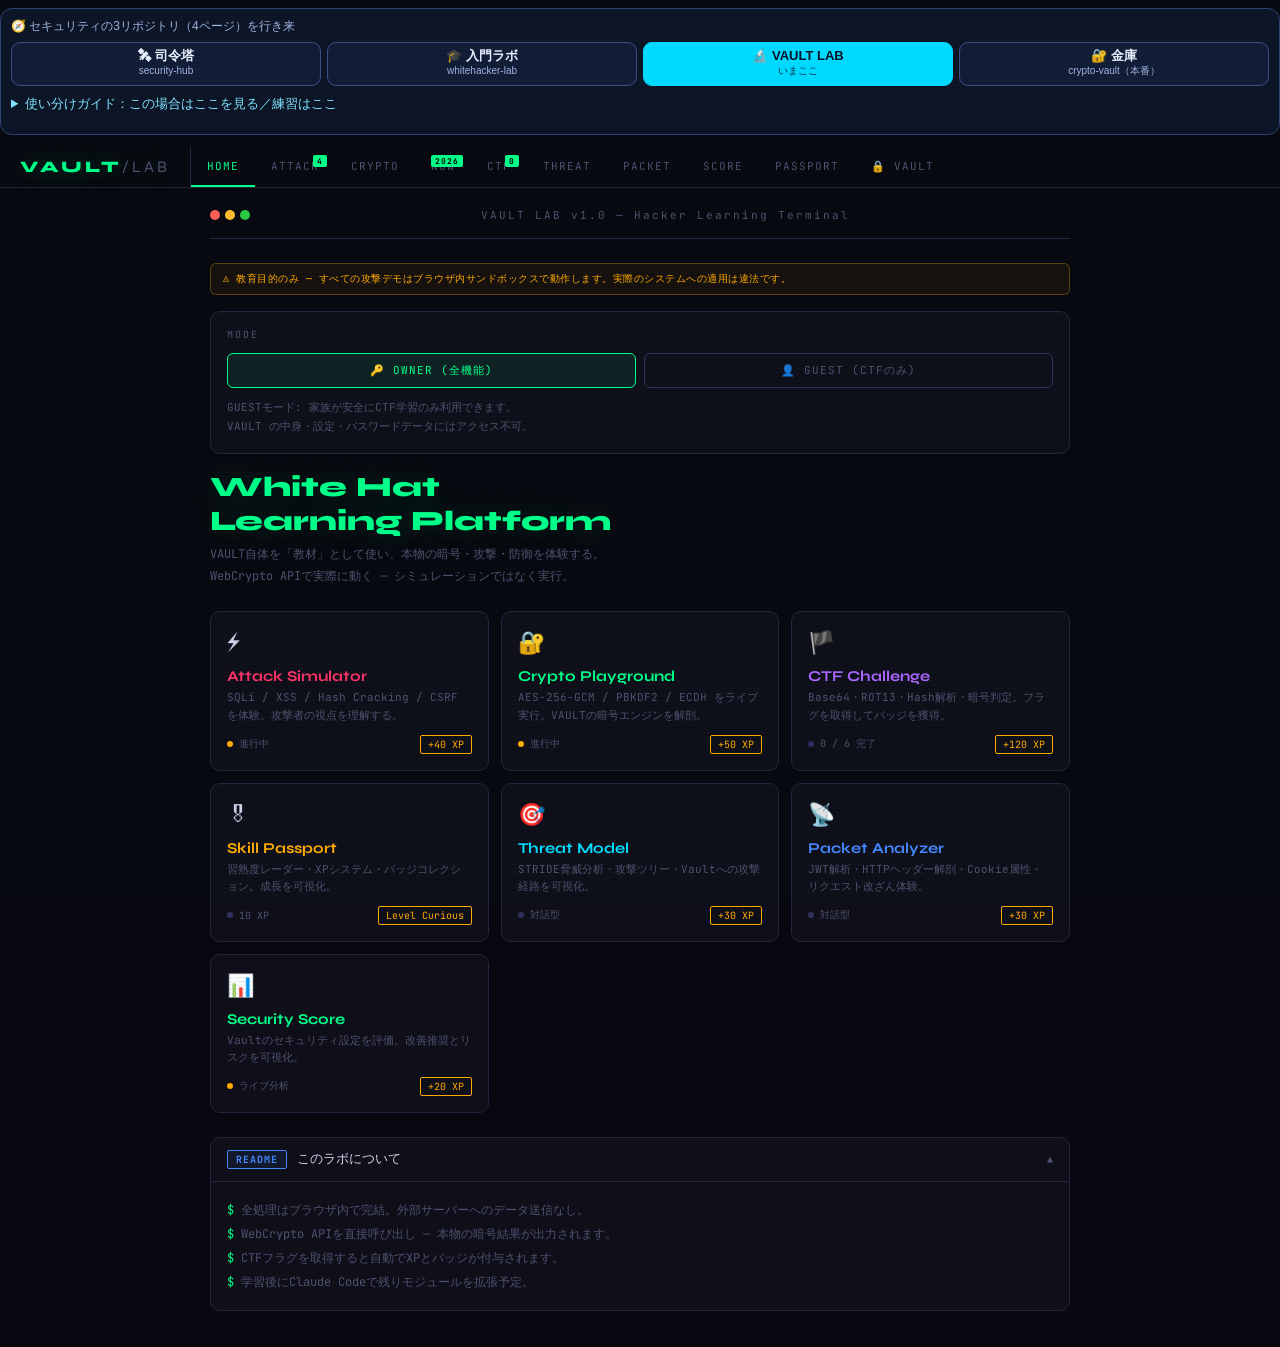
<file: lab.html>
<!DOCTYPE html>
<html lang="ja">
<head>

<link rel="apple-touch-icon" href="/icons/icon-192.png">
<meta charset="UTF-8">
<meta name="viewport" content="width=device-width,initial-scale=1,user-scalable=no">
<meta name="apple-mobile-web-app-capable" content="yes">
<meta name="apple-mobile-web-app-status-bar-style" content="black-translucent">
<meta name="theme-color" content="#080810">
<link rel="preconnect" href="https://fonts.googleapis.com">
<link href="https://fonts.googleapis.com/css2?family=JetBrains+Mono:wght@300;400;500;700&family=Syne:wght@400;700;800&display=swap" rel="stylesheet">
<title>VAULT LAB（学習）</title>
<style>
/* ── RESET & VARS ── */
:root{
  --bg:#080810;--surface:#0f0f1a;--surface2:#151525;--surface3:#1c1c30;
  --border:#252540;--border2:#303060;
  --green:#00ff88;--green2:#00cc66;--green-dim:rgba(0,255,136,.08);
  --red:#ff3366;--red2:#cc2244;--red-dim:rgba(255,51,102,.08);
  --amber:#ffaa00;--amber-dim:rgba(255,170,0,.08);
  --blue:#4488ff;--blue-dim:rgba(68,136,255,.08);
  --purple:#aa66ff;--purple-dim:rgba(170,102,255,.08);
  --cyan:#00ddff;--cyan-dim:rgba(0,221,255,.08);
  --text:#d0d0e8;--muted:#505070;--dim:#303050;
  --mono:'JetBrains Mono',monospace;--display:'Syne',sans-serif;
  --r:6px;--r2:10px;
}
*{box-sizing:border-box;margin:0;padding:0;-webkit-tap-highlight-color:transparent}
html{scroll-behavior:smooth}
body{background:var(--bg);color:var(--text);font-family:var(--mono);font-size:13px;min-height:100vh;overflow-x:hidden}

/* scanline overlay */
body::after{content:'';position:fixed;inset:0;background:repeating-linear-gradient(0deg,transparent,transparent 3px,rgba(0,255,136,.015) 3px,rgba(0,255,136,.015) 4px);pointer-events:none;z-index:9998}

/* ── NAV ── */
.nav{display:flex;align-items:center;gap:0;padding:0;border-bottom:1px solid var(--border);position:sticky;top:0;background:var(--bg);z-index:100;overflow-x:auto}
.nav-logo{font-family:var(--display);font-size:16px;font-weight:800;color:var(--green);letter-spacing:3px;padding:0 20px;white-space:nowrap;text-shadow:0 0 20px rgba(0,255,136,.3)}
.nav-sep{width:1px;height:40px;background:var(--border);flex-shrink:0}
.nav-tab{padding:12px 16px;font-family:var(--mono);font-size:11px;letter-spacing:1px;color:var(--muted);border:none;background:none;cursor:pointer;white-space:nowrap;border-bottom:2px solid transparent;transition:all .2s;position:relative}
.nav-tab:hover{color:var(--text)}
.nav-tab.active{color:var(--green);border-bottom-color:var(--green)}
.nav-tab .badge{position:absolute;top:8px;right:8px;background:var(--green);color:#000;font-size:8px;padding:1px 4px;border-radius:2px;font-weight:700}

/* ── LAYOUT ── */
.page{display:none;min-height:calc(100vh - 41px);animation:fadeIn .2s ease}
.page.active{display:block}
@keyframes fadeIn{from{opacity:0;transform:translateY(6px)}to{opacity:1;transform:translateY(0)}}
.container{max-width:900px;margin:0 auto;padding:20px}

/* ── TERMINAL HEADER ── */
.term-header{display:flex;align-items:center;gap:10px;margin-bottom:24px;padding-bottom:16px;border-bottom:1px solid var(--border)}
.term-dots{display:flex;gap:5px}.term-dots span{width:10px;height:10px;border-radius:50%}
.term-dots .r{background:#ff5f57}.term-dots .y{background:#febc2e}.term-dots .g{background:#28c840}
.term-title{font-size:11px;color:var(--muted);letter-spacing:2px;flex:1;text-align:center}

/* ── MODULE CARD ── */
.mod-grid{display:grid;grid-template-columns:repeat(auto-fit,minmax(260px,1fr));gap:12px;margin-bottom:24px}
.mod-card{background:var(--surface);border:1px solid var(--border);border-radius:var(--r2);padding:16px;cursor:pointer;transition:all .25s;position:relative;overflow:hidden}
.mod-card::before{content:'';position:absolute;inset:0;opacity:0;transition:opacity .25s}
.mod-card:hover{border-color:var(--border2);transform:translateY(-1px)}
.mod-card:hover::before{opacity:1}
.mod-card.green::before{background:var(--green-dim)}
.mod-card.red::before{background:var(--red-dim)}
.mod-card.amber::before{background:var(--amber-dim)}
.mod-card.blue::before{background:var(--blue-dim)}
.mod-card.purple::before{background:var(--purple-dim)}
.mod-card.cyan::before{background:var(--cyan-dim)}
.mod-card-icon{font-size:22px;margin-bottom:10px}
.mod-card-title{font-family:var(--display);font-size:15px;font-weight:700;margin-bottom:4px}
.mod-card.green .mod-card-title{color:var(--green)}
.mod-card.red .mod-card-title{color:var(--red)}
.mod-card.amber .mod-card-title{color:var(--amber)}
.mod-card.blue .mod-card-title{color:var(--blue)}
.mod-card.purple .mod-card-title{color:var(--purple)}
.mod-card.cyan .mod-card-title{color:var(--cyan)}
.mod-card-sub{font-size:11px;color:var(--muted);line-height:1.6}
.mod-status{display:flex;align-items:center;gap:6px;margin-top:10px;font-size:10px;color:var(--muted)}
.mod-dot{width:6px;height:6px;border-radius:50%;background:var(--border2)}
.mod-dot.done{background:var(--green);box-shadow:0 0 6px var(--green)}
.mod-dot.active{background:var(--amber);animation:blink 1s infinite}
@keyframes blink{0%,100%{opacity:1}50%{opacity:.3}}
.xp-badge{margin-left:auto;font-size:10px;color:var(--amber);border:1px solid var(--amber);padding:2px 7px;border-radius:2px}

/* ── SECTION ── */
.section{background:var(--surface);border:1px solid var(--border);border-radius:var(--r2);margin-bottom:16px;overflow:hidden}
.section-header{padding:12px 16px;border-bottom:1px solid var(--border);display:flex;align-items:center;gap:10px;cursor:pointer;user-select:none}
.section-tag{font-size:10px;padding:2px 8px;border-radius:2px;letter-spacing:1px;font-weight:700}
.tag-attack{background:var(--red-dim);color:var(--red);border:1px solid var(--red)}
.tag-crypto{background:var(--green-dim);color:var(--green);border:1px solid var(--green)}
.tag-ctf{background:var(--purple-dim);color:var(--purple);border:1px solid var(--purple)}
.tag-info{background:var(--blue-dim);color:var(--blue);border:1px solid var(--blue)}
.section-title{font-size:13px;font-weight:500;flex:1}
.section-arrow{color:var(--muted);transition:transform .2s;font-size:10px}
.section-body{padding:16px;display:none}
.section-body.open{display:block}

/* ── INPUTS ── */
.field{margin-bottom:14px}
.field label{display:block;font-size:10px;color:var(--muted);letter-spacing:2px;margin-bottom:6px}
input[type=text],input[type=password],textarea,select{
  width:100%;background:var(--surface2);border:1px solid var(--border);border-radius:var(--r);
  color:var(--text);font-family:var(--mono);font-size:12px;padding:10px 12px;outline:none;
  transition:border-color .2s;-webkit-appearance:none;resize:vertical
}
input:focus,textarea:focus,select:focus{border-color:var(--green)}
input[type=range]{width:100%;-webkit-appearance:none;height:3px;background:var(--border2);border-radius:2px;outline:none;cursor:pointer}
input[type=range]::-webkit-slider-thumb{-webkit-appearance:none;width:14px;height:14px;background:var(--green);border-radius:50%;cursor:pointer;box-shadow:0 0 6px rgba(0,255,136,.4)}

/* ── BUTTONS ── */
.btn{display:inline-flex;align-items:center;gap:7px;padding:9px 16px;border:1px solid;border-radius:var(--r);font-family:var(--mono);font-size:11px;letter-spacing:1px;cursor:pointer;transition:all .2s;white-space:nowrap}
.btn:active{transform:scale(.97)}
.btn-green{background:var(--green-dim);border-color:var(--green);color:var(--green)}
.btn-green:hover{background:var(--green);color:#000}
.btn-red{background:var(--red-dim);border-color:var(--red);color:var(--red)}
.btn-red:hover{background:var(--red);color:#fff}
.btn-amber{background:var(--amber-dim);border-color:var(--amber);color:var(--amber)}
.btn-amber:hover{background:var(--amber);color:#000}
.btn-blue{background:var(--blue-dim);border-color:var(--blue);color:var(--blue)}
.btn-blue:hover{background:var(--blue);color:#fff}
.btn-purple{background:var(--purple-dim);border-color:var(--purple);color:var(--purple)}
.btn-purple:hover{background:var(--purple);color:#fff}
.btn-ghost{background:none;border-color:var(--border2);color:var(--muted)}
.btn-ghost:hover{border-color:var(--text);color:var(--text)}
.btn-row{display:flex;gap:8px;flex-wrap:wrap;margin-top:12px}

/* ── OUTPUT TERMINAL ── */
.term-out{background:var(--bg);border:1px solid var(--border);border-radius:var(--r);padding:14px;font-size:12px;line-height:1.8;min-height:60px;word-break:break-all;white-space:pre-wrap}
.term-out .ok{color:var(--green)}
.term-out .err{color:var(--red)}
.term-out .warn{color:var(--amber)}
.term-out .info{color:var(--blue)}
.term-out .dim{color:var(--muted)}
.term-out .hl{color:var(--cyan)}
.cursor{display:inline-block;width:8px;height:13px;background:var(--green);animation:cur .7s infinite}
@keyframes cur{0%,49%{opacity:1}50%,100%{opacity:0}}

/* ── CODE DISPLAY ── */
.code-block{background:var(--bg);border:1px solid var(--border);border-radius:var(--r);padding:12px;font-size:11px;line-height:1.7;overflow-x:auto;position:relative}
.code-block pre{white-space:pre-wrap;word-break:break-all}
.code-copy{position:absolute;top:8px;right:8px;background:var(--surface2);border:1px solid var(--border);color:var(--muted);font-size:10px;padding:3px 8px;border-radius:3px;cursor:pointer;font-family:var(--mono)}
.code-copy:hover{color:var(--green);border-color:var(--green)}

/* ── COMPARISON ── */
.compare-grid{display:grid;grid-template-columns:1fr 1fr;gap:10px}
.compare-pane{background:var(--bg);border:1px solid var(--border);border-radius:var(--r);padding:12px}
.compare-label{font-size:10px;letter-spacing:2px;margin-bottom:8px;font-weight:700}
.pane-vuln .compare-label{color:var(--red)}
.pane-safe .compare-label{color:var(--green)}

/* ── STRENGTH BARS ── */
.strength-row{display:flex;align-items:center;gap:10px;margin:6px 0}
.strength-name{font-size:10px;color:var(--muted);width:80px;letter-spacing:1px;flex-shrink:0}
.strength-bar-bg{flex:1;height:6px;background:var(--border);border-radius:3px;overflow:hidden}
.strength-bar-fill{height:100%;border-radius:3px;transition:width .5s ease}
.strength-val{font-size:10px;width:50px;text-align:right}

/* ── PROGRESS ── */
.progress-wrap{margin:10px 0}
.progress-bg{height:4px;background:var(--border);border-radius:2px;overflow:hidden}
.progress-fill{height:100%;background:var(--green);border-radius:2px;transition:width .4s ease;box-shadow:0 0 8px rgba(0,255,136,.4)}
.progress-info{display:flex;justify-content:space-between;font-size:10px;color:var(--muted);margin-top:4px}

/* ── FLAG DISPLAY ── */
.flag-box{background:var(--green-dim);border:1px solid var(--green);border-radius:var(--r);padding:12px 16px;margin-top:12px;display:none;animation:flagPop .3s ease}
@keyframes flagPop{from{transform:scale(.95);opacity:0}to{transform:scale(1);opacity:1}}
.flag-box.show{display:flex;align-items:center;gap:10px}
.flag-icon{font-size:20px}
.flag-text{flex:1}
.flag-code{font-size:13px;color:var(--green);font-weight:700;letter-spacing:1px}
.flag-sub{font-size:10px;color:var(--muted);margin-top:2px}
.xp-pop{font-size:12px;color:var(--amber);border:1px solid var(--amber);padding:4px 10px;border-radius:var(--r);white-space:nowrap}

/* ── SKILL PASSPORT ── */
.passport{background:var(--surface);border:1px solid var(--border);border-radius:var(--r2);padding:20px}
.xp-display{display:flex;align-items:center;gap:16px;margin-bottom:20px}
.level-badge{width:56px;height:56px;border-radius:50%;background:var(--surface2);border:2px solid var(--green);display:flex;align-items:center;justify-content:center;font-size:20px;flex-shrink:0;box-shadow:0 0 16px rgba(0,255,136,.2)}
.xp-info{flex:1}
.level-name{font-family:var(--display);font-size:18px;font-weight:700;color:var(--green)}
.xp-num{font-size:11px;color:var(--muted);margin-top:2px}
.radar-container{display:flex;justify-content:center;margin:16px 0}
.badge-grid{display:grid;grid-template-columns:repeat(auto-fill,minmax(70px,1fr));gap:8px;margin-top:16px}
.badge-item{background:var(--surface2);border:1px solid var(--border);border-radius:var(--r);padding:10px 6px;text-align:center;transition:all .2s}
.badge-item.earned{border-color:var(--amber)}
.badge-item.earned:hover{background:var(--amber-dim)}
.badge-icon{font-size:20px;margin-bottom:4px;filter:grayscale(1);transition:filter .2s}
.badge-item.earned .badge-icon{filter:none}
.badge-name{font-size:9px;color:var(--muted);letter-spacing:.5px}
.badge-item.earned .badge-name{color:var(--amber)}

/* ── SLIDER ROW ── */
.slider-row{display:flex;align-items:center;gap:10px;margin:10px 0}
.slider-lbl{font-size:11px;color:var(--muted);white-space:nowrap;width:100px}
.slider-val{font-size:12px;color:var(--green);width:60px;text-align:right}

/* ── SPLIT DEMO ── */
.split-demo{display:grid;grid-template-columns:1fr 1fr;gap:10px;margin:10px 0}
.demo-pane{background:var(--bg);border:1px solid;border-radius:var(--r);padding:14px}
.demo-pane.evil{border-color:var(--red)}
.demo-pane.safe{border-color:var(--green)}
.demo-pane-title{font-size:10px;letter-spacing:2px;margin-bottom:10px;font-weight:700}
.demo-pane.evil .demo-pane-title{color:var(--red)}
.demo-pane.safe .demo-pane-title{color:var(--green)}

/* ── TABS INSIDE PAGE ── */
.inner-tabs{display:flex;gap:4px;margin-bottom:16px;border-bottom:1px solid var(--border);overflow-x:auto}
.inner-tab{padding:8px 14px;font-size:11px;letter-spacing:1px;color:var(--muted);border:none;background:none;cursor:pointer;border-bottom:2px solid transparent;white-space:nowrap}
.inner-tab.active{color:var(--green);border-bottom-color:var(--green)}
.inner-panel{display:none}
.inner-panel.active{display:block;animation:fadeIn .15s ease}

/* ── MISC ── */
.warn-banner{background:rgba(255,170,0,.06);border:1px solid rgba(255,170,0,.3);border-radius:var(--r);padding:8px 12px;font-size:10px;color:var(--amber);letter-spacing:.5px;margin-bottom:16px}
.divider{height:1px;background:var(--border);margin:16px 0}
.mono-val{font-family:var(--mono);font-size:11px;color:var(--cyan);background:var(--surface2);border:1px solid var(--border);padding:4px 8px;border-radius:3px;word-break:break-all;line-height:1.6}
.label-row{display:flex;align-items:baseline;gap:8px;margin:6px 0}
.label-key{font-size:10px;color:var(--muted);width:100px;flex-shrink:0;letter-spacing:1px}
.label-val{flex:1}
@media(max-width:600px){
  .compare-grid,.split-demo{grid-template-columns:1fr}
  .mod-grid{grid-template-columns:1fr}
  .nav-logo{font-size:14px;padding:0 12px}
  .nav-tab{padding:12px 10px;font-size:10px}
}


/* ── BOTTOM NAV (Mobile-first, TASK 2) ── */
:root{
  --nav-h: 56px;
  --bottom-nav-h: calc(56px + env(safe-area-inset-bottom));
}
body { padding-bottom: var(--bottom-nav-h); }

/* Top nav: hidden on mobile, shown on desktop */
.top-nav{
  display:none;
}
@media(min-width:700px){
  .top-nav{
    display:flex;align-items:center;gap:0;padding:0;
    border-bottom:1px solid var(--border);
    position:sticky;top:0;background:var(--bg);z-index:100;overflow-x:auto;
  }
  body { padding-bottom: 0; }
  .bottom-nav { display:none !important; }
}

/* Bottom nav: always visible on mobile */
.bottom-nav{
  position:fixed;bottom:0;left:0;right:0;
  background:var(--surface);
  border-top:1px solid var(--border);
  display:flex;align-items:stretch;
  height:var(--bottom-nav-h);
  padding-bottom:env(safe-area-inset-bottom);
  z-index:200;
  -webkit-backdrop-filter:blur(12px);
  backdrop-filter:blur(12px);
}
.bottom-nav-item{
  flex:1;display:flex;flex-direction:column;align-items:center;
  justify-content:center;gap:2px;
  border:none;background:none;cursor:pointer;
  color:var(--muted);font-family:var(--mono);font-size:8.5px;
  letter-spacing:.5px;padding:6px 2px;
  transition:color .18s;position:relative;
  -webkit-tap-highlight-color:transparent;
  min-width:0;
}
.bottom-nav-item .bni-icon{font-size:18px;line-height:1;transition:transform .18s}
.bottom-nav-item.active{color:var(--green)}
.bottom-nav-item.active .bni-icon{transform:scale(1.15)}
.bottom-nav-item .bni-badge{
  position:absolute;top:4px;right:calc(50% - 14px);
  background:var(--green);color:#000;font-size:7px;font-weight:700;
  padding:1px 3px;border-radius:2px;display:none;
}
.bottom-nav-item .bni-badge.show{display:block}
/* Active indicator bar on top of item */
.bottom-nav-item::before{
  content:'';position:absolute;top:0;left:20%;right:20%;
  height:2px;background:var(--green);border-radius:0 0 2px 2px;
  transform:scaleX(0);transition:transform .18s;
}
.bottom-nav-item.active::before{transform:scaleX(1)}

/* page needs top padding adjustment */
.page{min-height:calc(100vh - var(--bottom-nav-h));}
@media(min-width:700px){
  .page{min-height:calc(100vh - 41px);}
}

/* Swipe hint shimmer on first load */
@keyframes swipeHint{
  0%{transform:translateX(0);opacity:.7}
  50%{transform:translateX(-6px);opacity:1}
  100%{transform:translateX(0);opacity:.7}
}
</style>
</head>

<body>
<div id="ecoNav" role="navigation" aria-label="セキュリティ3アプリ"><style>#ecoNav{font:13px/1.55 -apple-system,"Hiragino Sans","Noto Sans JP",sans-serif;background:#0d1426;border:1px solid #2f4272;border-radius:12px;margin:8px 0 12px;padding:8px 10px;color:#eaf0ff;text-align:left;letter-spacing:0;text-transform:none}
#ecoNav *{box-sizing:border-box;font-family:inherit;letter-spacing:0;text-transform:none}
#ecoNav .en-t{display:block;font-size:12px;color:#9fb3df;margin-bottom:6px}
#ecoNav .en-row{display:grid;grid-template-columns:repeat(4,1fr);gap:6px}
#ecoNav .en-i{display:block;min-height:44px;padding:5px 4px;border-radius:9px;border:1px solid #3a4f86;background:#121c36;color:#eaf0ff;text-decoration:none;text-align:center;line-height:1.3}
#ecoNav .en-i b{display:block;font-size:13px;font-weight:700;white-space:nowrap}
#ecoNav .en-i small{display:block;font-size:10px;color:#9fb3df;white-space:nowrap;overflow:hidden;text-overflow:ellipsis}
#ecoNav .en-i.here{background:#00d9ff;border-color:#00d9ff;color:#061024}
#ecoNav .en-i.here small{color:#0b2a44}
#ecoNav details{margin-top:8px}
#ecoNav summary{cursor:pointer;color:#7fe3ff;font-size:13px;min-height:32px}
#ecoNav table{width:100%;border-collapse:collapse;margin-top:6px;font-size:13px}
#ecoNav td{border-top:1px solid #2a3a63;padding:5px 4px;vertical-align:top}
#ecoNav td:first-child{color:#9fb3df;width:46%}
#ecoNav .en-flow{margin-top:8px;padding:8px;border:1px dashed #3a4f86;border-radius:9px;font-size:12px;line-height:1.7;color:#cfe0ff}
#ecoNav .en-flow b{color:#fff}
@media (max-width:560px){#ecoNav .en-row{grid-template-columns:repeat(2,1fr)}}
#ecoNav .en-g{display:grid;grid-template-columns:1fr auto auto;gap:5px 6px;align-items:center;margin-top:6px}
#ecoNav .en-g .h{font-size:11px;color:#9fb3df}
#ecoNav .en-g .q{font-size:13px;color:#eaf0ff;line-height:1.4}
#ecoNav .en-g a{display:block;min-height:36px;padding:6px 8px;border-radius:8px;border:1px solid #3a4f86;background:#121c36;color:#7fe3ff;text-decoration:none;font-size:12px;font-weight:700;white-space:nowrap;text-align:center;line-height:1.5}
#ecoNav .en-g a.pr{color:#ffd37f}
#ecoNav .en-s{margin-top:8px;font-size:12px;color:#cfe0ff;line-height:1.8}
#ecoNav .en-s a{color:#7fe3ff}</style>
<span class="en-t">🧭 セキュリティの3リポジトリ（4ページ）を行き来</span>
<div class="en-row"><a class="en-i" href="https://norinori-jan.github.io/security-hub/"><b>🛰 司令塔</b><small>security-hub</small></a><a class="en-i" href="https://norinori-jan.github.io/whitehacker-lab/"><b>🎓 入門ラボ</b><small>whitehacker-lab</small></a><span class="en-i here" aria-current="page"><b>🔬 VAULT LAB</b><small>いまここ</small></span><a class="en-i" href="https://norinori-jan.github.io/crypto-vault/"><b>🔐 金庫</b><small>crypto-vault（本番）</small></a></div>
<details><summary>使い分けガイド：この場合はここを見る／練習はここ</summary>
<div class="en-g"><span class="h">こんな時は…</span><span class="h">📖 見る</span><span class="h">🧪 練習</span><span class="q">SQLi・XSS・CSRF・ハッシュ（攻撃の仕組み）</span><a href="https://norinori-jan.github.io/whitehacker-lab/#t=sqli">入門ラボ</a><a class="pr" href="https://norinori-jan.github.io/crypto-vault/lab.html#attack">VAULT LAB</a><span class="q">暗号化・鍵・乱数（AES, PBKDF2, ECDH）</span><a href="https://norinori-jan.github.io/whitehacker-lab/#t=aes">入門ラボ</a><a class="pr" href="https://norinori-jan.github.io/crypto-vault/lab.html#crypto">VAULT LAB</a><span class="q">JWT・HTTPヘッダー・Cookie（通信を読む）</span><a href="https://norinori-jan.github.io/whitehacker-lab/#t=http">入門ラボ</a><a class="pr" href="https://norinori-jan.github.io/crypto-vault/lab.html#packet">VAULT LAB</a><span class="q">CTF（謎解きで腕試し）</span><a href="https://norinori-jan.github.io/whitehacker-lab/#m=ctf">入門ラボ</a><a class="pr" href="https://norinori-jan.github.io/crypto-vault/lab.html#ctf">VAULT LAB</a><span class="q">脅威の洗い出し（STRIDE）</span><a href="https://norinori-jan.github.io/whitehacker-lab/#m=stride">入門ラボ</a><a class="pr" href="https://norinori-jan.github.io/crypto-vault/lab.html#threat">VAULT LAB</a></div><div class="en-s">📈 進み具合・脆弱性ニュース → <a href="https://norinori-jan.github.io/security-hub/">🛰 司令塔</a><br>🔑 パスワード・秘密のメモをしまう → <a href="https://norinori-jan.github.io/crypto-vault/">🔐 金庫</a>（学習とは別・毎日使う本番）</div><div class="en-flow"><b>使い分け</b><br>① <b>📖 入門ラボ</b>で意味と図解を読む（やさしい説明）<br>② <b>🧪 VAULT LAB</b>で本物に近い実験をする（より本格的）<br>③ <b>🛰 司令塔</b>で進み具合を確認（入門ラボの進み具合が届く／VAULT LABは別記録）<br>🔐 金庫は学習と<b>独立</b>。練習データは入りません。</div>
</details></div>

<!-- TOP NAV (desktop) -->
<nav class="top-nav" id="top-nav">
  <div class="nav-logo">VAULT<span style="color:var(--muted);font-weight:400">/LAB</span></div>
  <div class="nav-sep" style="width:1px;height:40px;background:var(--border);flex-shrink:0"></div>
  <button class="nav-tab active" onclick="gotoPage('home',this)">HOME</button>
  <button class="nav-tab" onclick="gotoPage('attack',this)">ATTACK<span class="badge">4</span></button>
  <button class="nav-tab" onclick="gotoPage('crypto',this)">CRYPTO</button>
  <button class="nav-tab" onclick="gotoPage('now',this)">NOW<span class="badge">2026</span></button>
  <button class="nav-tab" onclick="gotoPage('ctf',this)">CTF<span class="badge" id="ctf-badge-count-top">0</span></button>
  <button class="nav-tab" onclick="gotoPage('threat',this)">THREAT</button>
  <button class="nav-tab" onclick="gotoPage('packet',this)">PACKET</button>
  <button class="nav-tab" onclick="gotoPage('dashboard',this)">SCORE</button>
  <button class="nav-tab" onclick="gotoPage('passport',this)">PASSPORT</button>
  <button class="nav-tab" onclick="gotoPage('vault',this)">🔒 VAULT</button>
</nav>

<!-- PAGES (all lab pages) -->

<!-- ═══════════ HOME ═══════════ -->
<div class="page active" id="page-home">
<div class="container">
  <div class="term-header"><div class="term-dots"><span class="r"></span><span class="y"></span><span class="g"></span></div><span class="term-title">VAULT LAB v1.0 — Hacker Learning Terminal</span></div>
  <div class="warn-banner">⚠ 教育目的のみ — すべての攻撃デモはブラウザ内サンドボックスで動作します。実際のシステムへの適用は違法です。</div>

  <div style="margin-bottom:24px">
    <div style="font-family:var(--display);font-size:28px;font-weight:800;color:var(--green);margin-bottom:6px;text-shadow:0 0 30px rgba(0,255,136,.2)">White Hat<br>Learning Platform</div>
    <div style="font-size:12px;color:var(--muted);line-height:1.8">VAULT自体を「教材」として使い、本物の暗号・攻撃・防御を体験する。<br>WebCrypto APIで実際に動く — シミュレーションではなく実行。</div>
  </div>

  <div class="mod-grid">
    <div class="mod-card red" onclick="showPage('attack',document.querySelector('[onclick*=attack]'))">
      <div class="mod-card-icon">⚡</div>
      <div class="mod-card-title">Attack Simulator</div>
      <div class="mod-card-sub">SQLi / XSS / Hash Cracking / CSRF を体験。攻撃者の視点を理解する。</div>
      <div class="mod-status"><div class="mod-dot active"></div>進行中 <div class="xp-badge">+40 XP</div></div>
    </div>
    <div class="mod-card green" onclick="showPage('crypto',document.querySelector('[onclick*=crypto]'))">
      <div class="mod-card-icon">🔐</div>
      <div class="mod-card-title">Crypto Playground</div>
      <div class="mod-card-sub">AES-256-GCM / PBKDF2 / ECDH をライブ実行。VAULTの暗号エンジンを解剖。</div>
      <div class="mod-status"><div class="mod-dot active"></div>進行中 <div class="xp-badge">+50 XP</div></div>
    </div>
    <div class="mod-card purple" onclick="showPage('ctf',document.querySelector('[onclick*=ctf]'))">
      <div class="mod-card-icon">🏴</div>
      <div class="mod-card-title">CTF Challenge</div>
      <div class="mod-card-sub">Base64・ROT13・Hash解析・暗号判定。フラグを取得してバッジを獲得。</div>
      <div class="mod-status"><div class="mod-dot"></div><span id="home-ctf-status">0 / 6 完了</span><div class="xp-badge">+120 XP</div></div>
    </div>
    <div class="mod-card amber" onclick="showPage('passport',document.querySelector('[onclick*=passport]'))">
      <div class="mod-card-icon">🎖</div>
      <div class="mod-card-title">Skill Passport</div>
      <div class="mod-card-sub">習熟度レーダー・XPシステム・バッジコレクション。成長を可視化。</div>
      <div class="mod-status"><div class="mod-dot"></div><span id="home-xp">0 XP</span><div class="xp-badge">Level <span id="home-level">1</span></div></div>
    </div>
    <div class="mod-card cyan" onclick="showPage('threat',document.querySelector('[onclick*=threat]'))">
      <div class="mod-card-icon">🎯</div>
      <div class="mod-card-title">Threat Model</div>
      <div class="mod-card-sub">STRIDE脅威分析・攻撃ツリー・Vaultへの攻撃経路を可視化。</div>
      <div class="mod-status"><div class="mod-dot"></div>対話型<div class="xp-badge">+30 XP</div></div>
    </div>
    <div class="mod-card blue" onclick="showPage('packet',document.querySelector('[onclick*=packet]'))">
      <div class="mod-card-icon">📡</div>
      <div class="mod-card-title">Packet Analyzer</div>
      <div class="mod-card-sub">JWT解析・HTTPヘッダー解剖・Cookie属性・リクエスト改ざん体験。</div>
      <div class="mod-status"><div class="mod-dot"></div>対話型<div class="xp-badge">+30 XP</div></div>
    </div>
    <div class="mod-card green" onclick="showPage('dashboard',document.querySelector('[onclick*=dashboard]'))">
      <div class="mod-card-icon">📊</div>
      <div class="mod-card-title">Security Score</div>
      <div class="mod-card-sub">Vaultのセキュリティ設定を評価。改善推奨とリスクを可視化。</div>
      <div class="mod-status"><div class="mod-dot active"></div>ライブ分析<div class="xp-badge">+20 XP</div></div>
    </div>
  </div>

  <div class="section">
    <div class="section-header" onclick="toggleSection(this)">
      <span class="section-tag tag-info">README</span>
      <span class="section-title">このラボについて</span>
      <span class="section-arrow">▼</span>
    </div>
    <div class="section-body open" style="display:block">
      <div style="font-size:12px;color:var(--muted);line-height:2">
        <span style="color:var(--green)">$</span> 全処理はブラウザ内で完結。外部サーバーへのデータ送信なし。<br>
        <span style="color:var(--green)">$</span> WebCrypto APIを直接呼び出し — 本物の暗号結果が出力されます。<br>
        <span style="color:var(--green)">$</span> CTFフラグを取得すると自動でXPとバッジが付与されます。<br>
        <span style="color:var(--green)">$</span> 学習後にClaude Codeで残りモジュールを拡張予定。
      </div>
    </div>
  </div>
</div>
</div>

<!-- ═══════════ ATTACK SIMULATOR ═══════════ -->
<div class="page" id="page-attack">
<div class="container">
  <div class="term-header"><div class="term-dots"><span class="r"></span><span class="y"></span><span class="g"></span></div><span class="term-title">Attack Simulator — 攻撃者の視点を体験する</span></div>
  <div class="warn-banner">⚠ 教育目的のみ。ブラウザ内サンドボックスで動作。実際のシステムへの適用は違法です。</div>

  <div class="inner-tabs">
    <button class="inner-tab active" onclick="switchInner('attack','sqli',this)">① SQLi</button>
    <button class="inner-tab" onclick="switchInner('attack','xss',this)">② XSS</button>
    <button class="inner-tab" onclick="switchInner('attack','hash',this)">③ Hash Crack</button>
    <button class="inner-tab" onclick="switchInner('attack','csrf',this)">④ CSRF</button>
  </div>

  <!-- SQLi -->
  <div class="inner-panel active" id="attack-sqli">
    <div class="section">
      <div class="section-header" onclick="toggleSection(this)">
        <span class="section-tag tag-attack">SQLi</span>
        <span class="section-title">SQL インジェクション体験</span>
        <span class="section-arrow">▼</span>
      </div>
      <div class="section-body open" style="display:block">
        <div style="font-size:11px;color:var(--muted);margin-bottom:14px;line-height:1.8">
          脆弱なログインフォーム。ユーザー名に特殊な文字列を入力するとSQLクエリを操作できます。<br>
          試してみる: <code style="color:var(--red)">admin' --</code> または <code style="color:var(--red)">' OR '1'='1</code>
        </div>
        <div class="compare-grid">
          <div>
            <div class="field"><label>USERNAME</label><input type="text" id="sqli-user" placeholder="admin" oninput="updateSqliQuery()"></div>
            <div class="field"><label>PASSWORD</label><input type="password" id="sqli-pass" placeholder="password" oninput="updateSqliQuery()"></div>
            <div class="btn-row">
              <button class="btn btn-red" onclick="sqliLogin()">→ ログイン試行</button>
              <button class="btn btn-ghost" onclick="sqliReset()">RESET</button>
            </div>
          </div>
          <div>
            <div class="field"><label>生成されるSQLクエリ（リアルタイム）</label>
            <div class="code-block"><pre id="sqli-query-display" style="color:var(--text)">SELECT * FROM users WHERE<br>  username = '<span id="sqli-q-user" style="color:var(--amber)">admin</span>'<br>  AND password = '<span id="sqli-q-pass" style="color:var(--muted)">*****</span>'</pre></div>
            </div>
          </div>
        </div>
        <div class="term-out" id="sqli-out"><span class="dim">// ログイン試行を待っています...</span></div>
        <div id="sqli-flag" class="flag-box">
          <div class="flag-icon">🏴</div>
          <div class="flag-text"><div class="flag-code">FLAG-SQLI-001</div><div class="flag-sub">SQL インジェクション基礎を習得</div></div>
          <div class="xp-pop">+20 XP</div>
        </div>
        <div class="divider"></div>
        <div style="font-size:11px;color:var(--muted);margin-bottom:10px">⬇ 防御版: プリペアドステートメント</div>
        <div class="code-block">
          <pre><span style="color:var(--blue)">// ❌ 脆弱なコード</span>
query = <span style="color:var(--red)">"SELECT * FROM users WHERE username = '" + input + "'"</span>

<span style="color:var(--green)">// ✅ 安全なコード (プリペアドステートメント)</span>
stmt = db.prepare(<span style="color:var(--green)">"SELECT * FROM users WHERE username = ?"</span>)
stmt.execute([input])  <span style="color:var(--muted)">// inputはデータとして扱われる</span></pre>
          <button class="code-copy" onclick="copyCode(this)">COPY</button>
        </div>
      </div>
    </div>
  </div>

  <!-- XSS -->
  <div class="inner-panel" id="attack-xss">
    <div class="section">
      <div class="section-header" onclick="toggleSection(this)">
        <span class="section-tag tag-attack">XSS</span>
        <span class="section-title">クロスサイトスクリプティング体験</span>
        <span class="section-arrow">▼</span>
      </div>
      <div class="section-body open" style="display:block">
        <div style="font-size:11px;color:var(--muted);margin-bottom:14px;line-height:1.8">
          コメント欄にHTMLタグやJavaScriptを入力してみましょう。<br>
          試してみる: <code style="color:var(--red)">&lt;script&gt;alert('XSS')&lt;/script&gt;</code> または <code style="color:var(--red)">&lt;img src=x onerror="alert(1)"&gt;</code>
        </div>
        <div class="compare-grid">
          <div class="compare-pane pane-vuln">
            <div class="compare-label">❌ 脆弱 (innerHTML)</div>
            <textarea id="xss-input" rows="3" placeholder="コメントを入力..." oninput="updateXss()" style="margin-bottom:8px"></textarea>
            <div style="font-size:10px;color:var(--muted);margin-bottom:6px">レンダリング結果:</div>
            <div id="xss-vuln-out" style="background:var(--bg);border:1px solid var(--red);border-radius:var(--r);padding:10px;min-height:40px;font-size:12px"></div>
          </div>
          <div class="compare-pane pane-safe">
            <div class="compare-label">✅ 安全 (textContent)</div>
            <div style="height:80px;display:flex;align-items:center;justify-content:center;color:var(--muted);font-size:11px">← 同じ入力を使用</div>
            <div style="font-size:10px;color:var(--muted);margin-bottom:6px">レンダリング結果:</div>
            <div id="xss-safe-out" style="background:var(--bg);border:1px solid var(--green);border-radius:var(--r);padding:10px;min-height:40px;font-size:12px;word-break:break-all"></div>
          </div>
        </div>
        <div class="term-out" id="xss-out" style="margin-top:12px"><span class="dim">// 入力を待っています...</span></div>
        <div id="xss-flag" class="flag-box">
          <div class="flag-icon">🏴</div>
          <div class="flag-text"><div class="flag-code">FLAG-XSS-001</div><div class="flag-sub">XSS攻撃と防御の違いを理解</div></div>
          <div class="xp-pop">+20 XP</div>
        </div>
        <div class="divider"></div>
        <div class="code-block">
          <pre><span style="color:var(--red)">// ❌ 脆弱: ユーザー入力をそのままHTMLに挿入</span>
element.innerHTML = userInput

<span style="color:var(--green)">// ✅ 安全: テキストとして扱う</span>
element.textContent = userInput

<span style="color:var(--green)">// ✅ または DOMPurify でサニタイズ</span>
element.innerHTML = DOMPurify.sanitize(userInput)</pre>
          <button class="code-copy" onclick="copyCode(this)">COPY</button>
        </div>
      </div>
    </div>
  </div>

  <!-- Hash Crack -->
  <div class="inner-panel" id="attack-hash">
    <div class="section">
      <div class="section-header" onclick="toggleSection(this)">
        <span class="section-tag tag-attack">HASH</span>
        <span class="section-title">パスワードハッシュ強度比較</span>
        <span class="section-arrow">▼</span>
      </div>
      <div class="section-body open" style="display:block">
        <div style="font-size:11px;color:var(--muted);margin-bottom:14px;line-height:1.8">
          同じパスワードを異なるアルゴリズムでハッシュ化。攻撃者が解析するのにかかる時間を比較します。
        </div>
        <div class="field"><label>テスト用パスワード</label><input type="text" id="hash-pw" value="password123" oninput="hashAll()"></div>
        <div id="hash-results">
          <div class="strength-row"><div class="strength-name">MD5</div><div class="strength-bar-bg"><div class="strength-bar-fill" id="bar-md5" style="width:2%;background:var(--red)"></div></div><div class="strength-val" id="time-md5" style="color:var(--red)">即座</div></div>
          <div class="strength-row"><div class="strength-name">SHA-1</div><div class="strength-bar-bg"><div class="strength-bar-fill" id="bar-sha1" style="width:4%;background:var(--red)"></div></div><div class="strength-val" id="time-sha1" style="color:var(--red)">即座</div></div>
          <div class="strength-row"><div class="strength-name">SHA-256</div><div class="strength-bar-bg"><div class="strength-bar-fill" id="bar-sha256" style="width:8%;background:var(--amber)"></div></div><div class="strength-val" id="time-sha256" style="color:var(--amber)">数秒</div></div>
          <div class="strength-row"><div class="strength-name">PBKDF2×1K</div><div class="strength-bar-bg"><div class="strength-bar-fill" id="bar-pbkdf2low" style="width:25%;background:var(--amber)"></div></div><div class="strength-val" id="time-pbkdf2low" style="color:var(--amber)">分</div></div>
          <div class="strength-row"><div class="strength-name">PBKDF2×200K</div><div class="strength-bar-bg"><div class="strength-bar-fill" id="bar-pbkdf2" style="width:85%;background:var(--green)"></div></div><div class="strength-val" id="time-pbkdf2" style="color:var(--green)">年単位</div></div>
        </div>
        <div class="btn-row"><button class="btn btn-amber" onclick="hashAll()">▶ ハッシュを生成・計測</button></div>
        <div class="term-out" id="hash-out" style="margin-top:12px"><span class="dim">// 「ハッシュを生成」をクリック...</span></div>
        <div id="hash-flag" class="flag-box">
          <div class="flag-icon">🏴</div>
          <div class="flag-text"><div class="flag-code">FLAG-HASH-001</div><div class="flag-sub">ハッシュアルゴリズムの強度を理解</div></div>
          <div class="xp-pop">+20 XP</div>
        </div>
      </div>
    </div>
  </div>

  <!-- CSRF -->
  <div class="inner-panel" id="attack-csrf">
    <div class="section">
      <div class="section-header" onclick="toggleSection(this)">
        <span class="section-tag tag-attack">CSRF</span>
        <span class="section-title">クロスサイトリクエストフォージェリ</span>
        <span class="section-arrow">▼</span>
      </div>
      <div class="section-body open" style="display:block">
        <div style="font-size:11px;color:var(--muted);margin-bottom:14px;line-height:1.8">
          CSRFトークンなし: 悪意あるサイトからのリクエストがそのまま処理される。<br>
          CSRFトークンあり: 正規のリクエストのみを受け付ける。
        </div>
        <div style="display:flex;align-items:center;gap:10px;margin-bottom:14px;flex-wrap:wrap">
          <span style="font-size:11px;color:var(--muted)">CSRFトークン保護:</span>
          <div style="display:flex;gap:8px">
            <button class="btn btn-ghost" id="csrf-toggle-off" onclick="setCsrf(false)" style="border-color:var(--red);color:var(--red)">❌ OFF</button>
            <button class="btn btn-ghost" id="csrf-toggle-on" onclick="setCsrf(true)">✅ ON</button>
          </div>
          <div id="csrf-token-display" style="font-size:10px;color:var(--muted)"></div>
        </div>
        <div class="split-demo">
          <div class="demo-pane safe">
            <div class="demo-pane-title">✅ 正規サイト (vault.app)</div>
            <div style="font-size:11px;color:var(--muted);margin-bottom:10px">ログイン済みユーザーとして送金リクエスト</div>
            <input type="text" id="csrf-amount" value="1000" style="margin-bottom:8px">
            <button class="btn btn-green" onclick="csrfLegit()" style="width:100%">送金 ¥<span id="csrf-amt-label">1000</span></button>
          </div>
          <div class="demo-pane evil">
            <div class="demo-pane-title">⚡ 攻撃者サイト (evil.com)</div>
            <div style="font-size:11px;color:var(--muted);margin-bottom:10px">あなたを騙して送金させようとする</div>
            <div class="code-block" style="margin-bottom:8px"><pre style="font-size:10px">&lt;form action="vault.app/transfer"
      method="POST"&gt;
  &lt;input name="amount" value="99999"&gt;
  &lt;!-- 自動送信スクリプト --&gt;
&lt;/form&gt;</pre></div>
            <button class="btn btn-red" onclick="csrfAttack()" style="width:100%">攻撃を実行</button>
          </div>
        </div>
        <div class="term-out" id="csrf-out" style="margin-top:12px"><span class="dim">// アクションを待っています...</span></div>
        <div id="csrf-flag" class="flag-box">
          <div class="flag-icon">🏴</div>
          <div class="flag-text"><div class="flag-code">FLAG-CSRF-001</div><div class="flag-sub">CSRF攻撃と防御メカニズムを理解</div></div>
          <div class="xp-pop">+20 XP</div>
        </div>
      </div>
    </div>
  </div>

</div><!-- /container -->
</div><!-- /page-attack -->

<!-- ═══════════ CRYPTO PLAYGROUND ═══════════ -->
<div class="page" id="page-crypto">
<div class="container">
  <div class="term-header"><div class="term-dots"><span class="r"></span><span class="y"></span><span class="g"></span></div><span class="term-title">Crypto Playground — WebCrypto API ライブ実行</span></div>

  <div class="inner-tabs">
    <button class="inner-tab active" onclick="switchInner('crypto','aes',this)">AES-256-GCM</button>
    <button class="inner-tab" onclick="switchInner('crypto','pbkdf2',this)">PBKDF2</button>
    <button class="inner-tab" onclick="switchInner('crypto','ecdh',this)">ECDH</button>
    <button class="inner-tab" onclick="switchInner('crypto','random',this)">乱数品質</button>
    <button class="inner-tab" onclick="switchInner('crypto','lab',this)">暗号ラボ</button>
  </div>

  <!-- AES -->
  <div class="inner-panel active" id="crypto-aes">
    <div class="section">
      <div class="section-header" onclick="toggleSection(this)">
        <span class="section-tag tag-crypto">AES-256-GCM</span>
        <span class="section-title">暗号化・復号をライブ実行</span>
        <span class="section-arrow">▼</span>
      </div>
      <div class="section-body open" style="display:block">
        <div style="font-size:11px;color:var(--muted);margin-bottom:14px;line-height:1.8">
          VAULTがパスワードデータを保護するのと同じアルゴリズム。ブラウザ内で実際に暗号化が走ります。
        </div>
        <div class="field"><label>平文テキスト</label><input type="text" id="aes-plain" value="my-secret-password-123"></div>
        <div class="field"><label>暗号化キー (パスワード)</label><input type="text" id="aes-key" value="my-master-password"></div>
        <div class="btn-row">
          <button class="btn btn-green" onclick="aesEncrypt()">🔒 暗号化</button>
          <button class="btn btn-blue" onclick="aesDecrypt()">🔓 復号</button>
          <button class="btn btn-red" onclick="aesTamper()">⚡ 改ざん攻撃</button>
        </div>
        <div style="margin-top:14px">
          <div class="label-row"><div class="label-key">SALT (16B)</div><div class="label-val mono-val" id="aes-salt">—</div></div>
          <div class="label-row"><div class="label-key">IV (12B)</div><div class="label-val mono-val" id="aes-iv">—</div></div>
          <div class="label-row"><div class="label-key">CIPHERTEXT</div><div class="label-val mono-val" id="aes-ct">—</div></div>
          <div class="label-row"><div class="label-key">AUTH TAG</div><div class="label-val mono-val" id="aes-tag">—</div></div>
        </div>
        <div class="term-out" id="aes-out" style="margin-top:12px"><span class="dim">// 「暗号化」をクリックして実行...</span></div>
      </div>
    </div>
    <div class="section">
      <div class="section-header" onclick="toggleSection(this)">
        <span class="section-tag tag-info">原理</span>
        <span class="section-title">なぜ改ざんが検知できるのか</span>
        <span class="section-arrow">▼</span>
      </div>
      <div class="section-body open" style="display:block">
        <div style="font-size:12px;color:var(--muted);line-height:2">
          <span style="color:var(--green)">GCM</span> (Galois/Counter Mode) は暗号化と同時に<span style="color:var(--cyan)">認証タグ</span>を生成します。<br>
          暗号文の1ビットでも変わると、タグが一致しなくなり復号が失敗します。<br>
          これにより<span style="color:var(--green)">機密性</span>と<span style="color:var(--green)">完全性</span>を同時に保証します。
        </div>
        <div style="display:grid;grid-template-columns:repeat(3,1fr);gap:8px;margin-top:12px">
          <div style="background:var(--bg);border:1px solid var(--border);border-radius:var(--r);padding:10px;text-align:center">
            <div style="font-size:18px;margin-bottom:4px">🔑</div>
            <div style="font-size:10px;color:var(--green);font-weight:700">Key</div>
            <div style="font-size:9px;color:var(--muted);margin-top:2px">PBKDF2で<br>マスターPWから生成</div>
          </div>
          <div style="background:var(--bg);border:1px solid var(--border);border-radius:var(--r);padding:10px;text-align:center">
            <div style="font-size:18px;margin-bottom:4px">🎲</div>
            <div style="font-size:10px;color:var(--cyan);font-weight:700">IV (nonce)</div>
            <div style="font-size:9px;color:var(--muted);margin-top:2px">毎回ランダム<br>再利用禁止</div>
          </div>
          <div style="background:var(--bg);border:1px solid var(--border);border-radius:var(--r);padding:10px;text-align:center">
            <div style="font-size:18px;margin-bottom:4px">🏷</div>
            <div style="font-size:10px;color:var(--amber);font-weight:700">Auth Tag</div>
            <div style="font-size:9px;color:var(--muted);margin-top:2px">改ざん検知<br>128bit</div>
          </div>
        </div>
      </div>
    </div>
  </div>

  <!-- PBKDF2 -->
  <div class="inner-panel" id="crypto-pbkdf2">
    <div class="section">
      <div class="section-header" onclick="toggleSection(this)">
        <span class="section-tag tag-crypto">PBKDF2</span>
        <span class="section-title">鍵導出関数 — 反復回数と処理時間</span>
        <span class="section-arrow">▼</span>
      </div>
      <div class="section-body open" style="display:block">
        <div style="font-size:11px;color:var(--muted);margin-bottom:14px;line-height:1.8">
          反復回数を増やすと処理時間が線形に増加。ブルートフォース攻撃のコストも同様に増加します。
        </div>
        <div class="field"><label>パスワード</label><input type="text" id="pbkdf2-pw" value="my-password"></div>
        <div class="slider-row">
          <div class="slider-lbl">反復回数</div>
          <input type="range" id="pbkdf2-iter" min="1000" max="500000" step="1000" value="200000" oninput="updatePbkdf2Slider()">
          <div class="slider-val" id="pbkdf2-iter-val">200,000</div>
        </div>
        <div class="btn-row"><button class="btn btn-green" onclick="runPbkdf2()">▶ 実行して計測</button></div>
        <div class="term-out" id="pbkdf2-out" style="margin-top:12px"><span class="dim">// 反復回数を選択して実行...</span></div>
        <div class="divider"></div>
        <div style="font-size:11px;color:var(--muted);margin-bottom:10px">攻撃者のGPU（RTX 4090換算）での解析時間推定</div>
        <div id="gpu-estimate" style="font-size:12px;line-height:2;color:var(--muted)">// 実行後に表示</div>
      </div>
    </div>
  </div>

  <!-- ECDH -->
  <div class="inner-panel" id="crypto-ecdh">
    <div class="section">
      <div class="section-header" onclick="toggleSection(this)">
        <span class="section-tag tag-crypto">ECDH</span>
        <span class="section-title">楕円曲線ディフィーヘルマン鍵交換</span>
        <span class="section-arrow">▼</span>
      </div>
      <div class="section-body open" style="display:block">
        <div style="font-size:11px;color:var(--muted);margin-bottom:14px;line-height:1.8">
          アリスとボブがそれぞれ鍵ペアを生成し、公開鍵を交換するだけで同じ共有秘密を得られます。
        </div>
        <div class="split-demo">
          <div class="demo-pane safe" style="border-color:var(--blue)">
            <div class="demo-pane-title" style="color:var(--blue)">👩 ALICE</div>
            <div class="label-row"><div class="label-key" style="width:70px">公開鍵</div><div class="mono-val" id="alice-pub" style="font-size:9px">未生成</div></div>
            <div class="label-row"><div class="label-key" style="width:70px">共有秘密</div><div class="mono-val" id="alice-shared" style="font-size:9px;color:var(--green)">—</div></div>
          </div>
          <div class="demo-pane evil" style="border-color:var(--purple)">
            <div class="demo-pane-title" style="color:var(--purple)">👨 BOB</div>
            <div class="label-row"><div class="label-key" style="width:70px">公開鍵</div><div class="mono-val" id="bob-pub" style="font-size:9px">未生成</div></div>
            <div class="label-row"><div class="label-key" style="width:70px">共有秘密</div><div class="mono-val" id="bob-shared" style="font-size:9px;color:var(--green)">—</div></div>
          </div>
        </div>
        <div class="btn-row">
          <button class="btn btn-blue" onclick="generateEcdh()">① 鍵ペア生成</button>
          <button class="btn btn-purple" onclick="deriveEcdh()">② 共有秘密を導出</button>
        </div>
        <div class="term-out" id="ecdh-out" style="margin-top:12px"><span class="dim">// 「鍵ペア生成」から開始...</span></div>
      </div>
    </div>
  </div>

  <!-- RANDOM -->
  <div class="inner-panel" id="crypto-random">
    <div class="section">
      <div class="section-header" onclick="toggleSection(this)">
        <span class="section-tag tag-crypto">RNG</span>
        <span class="section-title">乱数品質 — Math.random() vs crypto.getRandomValues()</span>
        <span class="section-arrow">▼</span>
      </div>
      <div class="section-body open" style="display:block">
        <div style="font-size:11px;color:var(--muted);margin-bottom:14px;line-height:1.8">
          Math.random()は予測可能な疑似乱数。パスワード生成には絶対に使ってはいけません。
        </div>
        <div class="btn-row"><button class="btn btn-green" onclick="rngTest()">▶ 1000個生成して比較</button></div>
        <div class="compare-grid" style="margin-top:14px">
          <div class="compare-pane pane-vuln">
            <div class="compare-label">❌ Math.random()</div>
            <canvas id="canvas-bad" width="200" height="150" style="width:100%;height:auto;background:var(--bg);border-radius:3px"></canvas>
            <div style="font-size:10px;color:var(--muted);margin-top:6px" id="rng-bad-score">分布スコア: —</div>
          </div>
          <div class="compare-pane pane-safe">
            <div class="compare-label">✅ crypto.getRandomValues()</div>
            <canvas id="canvas-good" width="200" height="150" style="width:100%;height:auto;background:var(--bg);border-radius:3px"></canvas>
            <div style="font-size:10px;color:var(--muted);margin-top:6px" id="rng-good-score">分布スコア: —</div>
          </div>
        </div>
        <div class="term-out" id="rng-out" style="margin-top:12px"><span class="dim">// ボタンをクリックして比較...</span></div>
      </div>
    </div>
  </div>

  <!-- 暗号ラボ -->
  <div class="inner-panel" id="crypto-lab">
    <div class="section">
      <div class="section-header" onclick="toggleSection(this)">
        <span class="section-tag tag-crypto">暗号ラボ</span>
        <span class="section-title">遊んで学ぶ暗号の仕組み — 5つのミニゲーム</span>
        <span class="section-arrow">▼</span>
      </div>
      <div class="section-body open" style="display:block">
        <div style="font-size:11px;color:var(--muted);margin-bottom:14px;line-height:1.8">
          上のAES/PBKDF2/ECDH/乱数品質が「実際に動くAPI」を見るデモなら、こちらは「なぜそう動くのか」を手を動かして体で理解するための別ページ集です。
        </div>
        <div style="display:grid;grid-template-columns:repeat(auto-fill,minmax(150px,1fr));gap:8px">
          <a href="crypto-vault-games/caesar.html" style="background:var(--bg);border:1px solid var(--border);border-radius:var(--r);padding:10px;text-align:center;text-decoration:none;color:inherit;display:block">
            <div style="font-size:18px;margin-bottom:4px">🔤</div>
            <div style="font-size:10px;color:var(--green);font-weight:700">シーザー暗号</div>
            <div style="font-size:9px;color:var(--muted);margin-top:2px">スライドで解読</div>
          </a>
          <a href="crypto-vault-games/xor.html" style="background:var(--bg);border:1px solid var(--border);border-radius:var(--r);padding:10px;text-align:center;text-decoration:none;color:inherit;display:block">
            <div style="font-size:18px;margin-bottom:4px">⊕</div>
            <div style="font-size:10px;color:var(--cyan);font-weight:700">XOR暗号</div>
            <div style="font-size:9px;color:var(--muted);margin-top:2px">ビットの可視化</div>
          </a>
          <a href="crypto-vault-games/rsa-lock.html" style="background:var(--bg);border:1px solid var(--border);border-radius:var(--r);padding:10px;text-align:center;text-decoration:none;color:inherit;display:block">
            <div style="font-size:18px;margin-bottom:4px">🔒</div>
            <div style="font-size:10px;color:var(--blue);font-weight:700">南京錠パズル</div>
            <div style="font-size:9px;color:var(--muted);margin-top:2px">公開鍵暗号の直感</div>
          </a>
          <a href="crypto-vault-games/hash-avalanche.html" style="background:var(--bg);border:1px solid var(--border);border-radius:var(--r);padding:10px;text-align:center;text-decoration:none;color:inherit;display:block">
            <div style="font-size:18px;margin-bottom:4px">🏔</div>
            <div style="font-size:10px;color:var(--amber);font-weight:700">なだれ効果</div>
            <div style="font-size:9px;color:var(--muted);margin-top:2px">ハッシュ関数</div>
          </a>
          <a href="crypto-vault-games/bruteforce.html" style="background:var(--bg);border:1px solid var(--border);border-radius:var(--r);padding:10px;text-align:center;text-decoration:none;color:inherit;display:block">
            <div style="font-size:18px;margin-bottom:4px">🎯</div>
            <div style="font-size:10px;color:var(--purple);font-weight:700">総当たり攻撃</div>
            <div style="font-size:9px;color:var(--muted);margin-top:2px">文字数と時間</div>
          </a>
        </div>
        <div class="btn-row" style="margin-top:14px">
          <a class="btn btn-green" href="crypto-vault-games/hub.html" style="text-decoration:none;display:inline-block">▶ 暗号ラボを開く</a>
        </div>
      </div>
    </div>
  </div>

</div>
</div>

<!-- ═══════════ NOW 2026（暗号のいま） ═══════════ -->
<div class="page" id="page-now">
<div class="container" style="padding-bottom:40px">
  <div class="term-header"><div class="term-dots"><span class="r"></span><span class="y"></span><span class="g"></span></div><span class="term-title">NOW — 暗号の「いま」（2026年10月時点）</span></div>
  <style>
  #page-now .nc{background:var(--surface);border:1px solid var(--border);border-radius:10px;padding:14px;margin:12px 0;line-height:1.8;font-size:13px}
  #page-now .nc h3{font-size:14px;color:var(--green);margin-bottom:8px}
  #page-now .tl{display:grid;grid-template-columns:78px 1fr;gap:6px 10px;font-size:12.5px;line-height:1.7}
  #page-now .tl .d{color:var(--cyan)}#page-now .ok{color:var(--green)}#page-now .tbd{color:var(--amber)}
  #page-now .tag{display:inline-block;font-size:10px;padding:1px 7px;border-radius:9px;border:1px solid var(--border2);margin-right:4px}
  #page-now .tag.v{border-color:var(--green);color:var(--green)}#page-now .tag.k{border-color:var(--amber);color:var(--amber)}
  #page-now .lv{display:flex;gap:6px;margin-bottom:8px}#page-now .lv button{flex:1;padding:8px;background:var(--surface2);border:1px solid var(--border);color:var(--text);border-radius:8px;font-family:var(--mono);font-size:12px}
  #page-now .lv button.on{border-color:var(--green);color:var(--green)}
  #page-now table{width:100%;border-collapse:collapse;font-size:12px;line-height:1.6}#page-now td,#page-now th{border-top:1px solid var(--border);padding:6px 4px;text-align:left;vertical-align:top}#page-now th{color:var(--muted);font-weight:400}
  #page-now .q button{display:block;width:100%;text-align:left;margin:6px 0;padding:10px;background:var(--surface2);border:1px solid var(--border);color:var(--text);border-radius:8px;font-family:var(--mono);font-size:12px}
  #page-now .q button.good{border-color:var(--green)}#page-now .q button.bad{border-color:var(--red)}
  #page-now .btn{padding:10px 14px;background:var(--green-dim);border:1px solid var(--green);color:var(--green);border-radius:8px;font-family:var(--mono);cursor:pointer}
  </style>
  <div class="nc" style="border-color:var(--amber)"><b>この画面の読み方</b><br><span class="tag v">確認済み</span>は、今回、公式・解説ページで確かめた内容。<span class="tag k">要確認</span>は、私の知識にもとづく内容で、時期や数字が変わっている可能性があります。使う前に、NIST・各社の公式発表で確認してください。</div>

  <div class="nc"><h3>🌐 1. いま起きていること</h3>
    <div class="lv" id="nowLv"><button data-l="1" class="on">① やさしく</button><button data-l="2">② 仕組み</button><button data-l="3">③ 実装</button></div>
    <div id="nowLvBody"></div>
  </div>

  <div class="nc"><h3>🗓 2. タイムライン</h3>
    <div class="tl">
      <div class="d">2024-08</div><div>NIST が量子コンピュータに強い暗号の標準を最終決定：<b>FIPS 203（ML-KEM）</b>鍵交換、<b>FIPS 204（ML-DSA）</b>署名、<b>FIPS 205（SLH-DSA）</b>署名。<span class="tag v">確認済み</span></div>
      <div class="d">2025〜</div><div><b>HQC</b>：ML-KEM のバックアップとなる鍵交換方式（数学の仕組みが違う）。標準案は2026年初め、最終版は2027年の予定。<span class="tag v">確認済み</span></div>
      <div class="d">2026末〜</div><div><b>FIPS 206（FN-DSA）</b>：まだ草案の段階。最終版は2026年末〜2027年の見込み。仕様がまだ変わりうる。<span class="tag v">確認済み</span></div>
      <div class="d">移行期限</div><div>NIST の移行案：量子に弱い RSA・楕円曲線（ECDH・ECDSA）は、<b>2030年までに非推奨、2035年までに使用禁止</b>の方向。<span class="tag k">要確認</span></div>
      <div class="d">ネット</div><div>ブラウザとCDNは、<b>X25519+ML-KEM-768 の「ハイブリッド」</b>を既定で使い始めています（Chrome は2024年末から）。iMessage（PQ3）・Signal も、量子対応の鍵交換を導入済み。<span class="tag k">要確認</span></div>
      <div class="d">認証</div><div><b>パスキー（FIDO2）</b>が、Apple・Google・Microsoft で標準的な選択肢に。パスワードの置き換えが進行中。<span class="tag k">要確認</span></div>
      <div class="d">AI時代</div><div>AIによる自然なフィッシング文・声のなりすまし（ディープフェイク音声）が増加。「声が本人でも、別経路で確認する」が基本に。<span class="tag k">要確認</span></div>
    </div></div>

  <div class="nc"><h3>⚔ 3. 何が危なくて、何が大丈夫？</h3>
    <table><tr><th>種類</th><th>量子コンピュータに</th><th>今やること</th></tr>
    <tr><td><b>AES-256</b>（データを隠す）</td><td class="ok">強い（鍵の長さを実質半分にされても足りる）</td><td>そのまま使う（AES-128より256を）</td></tr>
    <tr><td><b>SHA-256</b>（ハッシュ）</td><td class="ok">ほぼ問題なし</td><td>SHA-1・MD5 は古いので避ける</td></tr>
    <tr><td><b>RSA・ECDH・ECDSA</b>（鍵交換・署名）</td><td style="color:var(--red)">将来、破られる</td><td>ML-KEM などへ移行。当面は「ハイブリッド」</td></tr>
    <tr><td><b>パスワードの保存</b></td><td class="ok">量子より「総当たりの速さ」が問題</td><td>Argon2id か、PBKDF2 の回数を十分に</td></tr></table>
    <div style="margin-top:8px"><b>今盗んで、後で解く（Harvest Now, Decrypt Later）</b>：通信を今のうちに保存しておき、将来の量子コンピュータで解く攻撃です。何十年も隠したい情報ほど、早めの移行が大事。</div></div>

  <div class="nc"><h3>🔑 4. パスワード保存の基準（OWASP）<span class="tag v">確認済み</span></h3>
    <table><tr><th>方式</th><th>推奨の設定</th></tr>
    <tr><td>Argon2id（第一候補）</td><td>メモリ19MiB・2回・並列1 以上（メモリと回数は入れ替え可）</td></tr>
    <tr><td>scrypt</td><td>N=2^17, r=8, p=1</td></tr>
    <tr><td>PBKDF2-HMAC-SHA256</td><td><b>60万回</b>（FIPS準拠が必要なとき）</td></tr>
    <tr><td>bcrypt</td><td>古いシステム向け。コスト10以上</td></tr></table></div>

  <div class="nc"><h3>🩺 5. 自分のアプリを診断する</h3>
    <table><tr><th>アプリ</th><th>暗号</th><th>鍵のつくり方</th><th>判定</th></tr>
    <tr><td>crypto-vault</td><td>AES-256-GCM</td><td>PBKDF2-SHA256 <b>60万回</b>（新しい保存分）</td><td id="nowVaultKdf" class="tbd">古い分は20万回が残っている場合があります</td></tr>
    <tr><td>KAGI</td><td>AES-256-GCM</td><td>PBKDF2-SHA256 <b>60万回</b></td><td class="ok">✓ 目安どおり</td></tr></table>
    <div style="margin-top:8px">AES-256-GCM の部分は、量子コンピュータにも強いので心配ありません。<b>弱いのは「マスターパスワードを推測される速さ」</b>です。回数を増やすのが、一番効く対策です。crypto-vault は、新しく保存した分から60万回になりました。古い分は、金庫の「⚙ 設定 → 🛡 鍵づくりの強化」で、まとめて60万回にできます（先にバックアップを）。<br><br>
    <button class="btn" id="nowBench">⏱ この端末で、20万回と60万回の時間を測る</button><div id="nowBenchOut" style="margin-top:8px;color:var(--cyan)"></div>
    <div style="color:var(--muted);font-size:12px;margin-top:6px">回数が多いほど、攻撃者も1回の試行に時間がかかります。正規のログインは1回だけなので、少し待つだけで済みます。</div></div></div>

  <div class="nc"><h3>🎯 6. 確認クイズ</h3><div id="nowQ" class="q"></div></div>

  <div class="nc"><h3>✅ 7. 今日からの行動</h3>
    1. 重要なアカウントは、<b>パスキー</b>が使えるなら切り替える<br>
    2. パスワードは使い回さず、金庫＋パス作成で、長く作る<br>
    3. 「声・顔・メール」が本物らしくても、お金や認証の話は、<b>別の連絡手段</b>で確かめる<br>
    4. 長く隠したいデータは、将来のために、<b>AES-256</b> と、更新される標準（ML-KEM など）を追う<br>
    5. 自作アプリは、保存形式にバージョン番号を持たせ、<b>設定を後から上げられる</b>ようにする</div>
</div></div>
<script>
(function(){
const LV={1:'<b>量子コンピュータ</b>は、今の「鍵交換」の仕組み（RSA・ECDH）を、将来こわせる計算機です。そこで世界は、<b>こわれにくい新しい方式（ML-KEM など）</b>に、少しずつ入れ替えています。みなさんが使うデータの<b>鍵</b>（AES）自体は、長さが十分なら、そのままで大丈夫です。',
2:'<b>RSA・ECDH</b>は、「大きな数の素因数分解」や「楕円曲線の離散対数」が難しいことを使っています。量子コンピュータの<b>ショアのアルゴリズム</b>は、これを短時間で解きます。<b>AES・SHA</b>は、グローバーのアルゴリズムで「強さが半分」になるだけなので、AES-256 なら足ります。新方式 <b>ML-KEM</b> は、格子（lattice）の問題を使っています。移行の間は、古い方式と新しい方式を<b>両方使うハイブリッド</b>（例：X25519+ML-KEM-768）で、片方が破られても守れるようにします。',
3:'<b>実装の目安</b>：TLSは、ハイブリッド対応のライブラリ・CDNを使い、自分で作らない。保存データは AES-256-GCM（鍵は毎回ランダムなIV、再利用しない）。パスワードから鍵を作るなら Argon2id、または PBKDF2-SHA256 を60万回以上。保存形式には<code>v</code>と<code>kdf</code>・<code>iterations</code>を含め、後から<b>遅延マイグレーション</b>（ログインのたびに新設定で書き直す）できるようにします。署名は、長く残す文書なら、将来の ML-DSA / SLH-DSA への切替えを見越して<b>アルゴリズムID</b>を持たせます。'};
const lv=document.getElementById('nowLv'),body=document.getElementById('nowLvBody');
function setL(n){body.innerHTML=LV[n];lv.querySelectorAll('button').forEach(b=>b.classList.toggle('on',b.dataset.l===String(n)))}
lv.addEventListener('click',e=>{const b=e.target.closest('button');if(b)setL(b.dataset.l)});setL(1);
const Q=[['量子コンピュータが将来こわせるのは？',['AES-256','RSA・ECDH（鍵交換）','SHA-256'],1,'鍵交換・署名の RSA・楕円曲線が主なターゲットです。'],
['「今盗んで、後で解く」とは？',['通信を今のうちに保存し、将来解読する攻撃','盗んだ端末を後で売る','パスワードを後で変えるルール'],0,'長く隠したい情報ほど、早めの移行が大事です。'],
['PBKDF2-SHA256 のOWASP推奨の回数は？',['1万回','10万回','60万回'],2,'FIPS準拠が必要な場合の目安です。'],
['ハイブリッド鍵交換のねらいは？',['速くするため','古い方式と新しい方式の両方で守るため','パスワードを不要にするため'],1,'片方が破られても、もう一方で守れます。'],
['AI時代の声のなりすまし対策で、一番効くのは？',['声をよく聞く','別の連絡手段で確認する','急いで返事する'],1,'声や顔は、もうあてになりません。']];
const qe=document.getElementById('nowQ');let sc=0,ans=0;
qe.innerHTML=Q.map((q,i)=>'<div data-i="'+i+'" style="margin-bottom:14px"><b>Q'+(i+1)+'. '+q[0]+'</b>'+q[1].map((t,j)=>'<button data-j="'+j+'">'+t+'</button>').join('')+'<div class="ex" style="color:var(--muted);font-size:12px"></div></div>').join('')+'<div id="nowSc" style="color:var(--green)"></div>';
qe.addEventListener('click',e=>{const b=e.target.closest('button[data-j]');if(!b)return;const w=b.closest('[data-i]');if(w.dataset.done)return;w.dataset.done=1;const q=Q[+w.dataset.i],j=+b.dataset.j;
  w.querySelectorAll('button').forEach((x,k)=>{if(k===q[2])x.classList.add('good');else if(k===j)x.classList.add('bad')});
  if(j===q[2])sc++;ans++;w.querySelector('.ex').textContent=(j===q[2]?'✓ ':'✗ ')+q[3];if(ans===Q.length)document.getElementById('nowSc').textContent='結果：'+sc+' / '+Q.length;
  try{localStorage.setItem('vaultlab_now_quiz',JSON.stringify({t:Date.now(),s:sc,n:ans}))}catch(e){}});
try{const a=JSON.parse(localStorage.getItem('cryptovault_real_items')||'[]');if(Array.isArray(a)&&a.length){const n=a.filter(i=>(+i.kdf||200000)>=600000).length,o=a.length-n,c=document.getElementById('nowVaultKdf');c.textContent=o?'⚠ 20万回が '+o+' 件残っています（60万回：'+n+' 件）→ 設定で強化':'✓ すべて60万回（'+n+' 件）';c.className=o?'tbd':'ok'}}catch(e){}
document.getElementById('nowBench').onclick=async()=>{const o=document.getElementById('nowBenchOut');o.textContent='測定中…';
  try{const km=await crypto.subtle.importKey('raw',new TextEncoder().encode('bench-only'),'PBKDF2',false,['deriveBits']);const salt=crypto.getRandomValues(new Uint8Array(16));let r=[];
    for(const n of [200000,600000]){const t=performance.now();await crypto.subtle.deriveBits({name:'PBKDF2',salt,iterations:n,hash:'SHA-256'},km,256);r.push([n,Math.round(performance.now()-t)])}
    o.textContent=r.map(x=>x[0].toLocaleString('ja-JP')+'回：'+x[1]+' ms').join('　／　')+'（この端末での目安）'}catch(e){o.textContent='測定できませんでした'}};
})();
</script>

<!-- ═══════════ CTF ═══════════ -->
<div class="page" id="page-ctf">
<div class="container">
  <div class="term-header"><div class="term-dots"><span class="r"></span><span class="y"></span><span class="g"></span></div><span class="term-title">CTF Challenge — フラグを取得してバッジを獲得</span></div>

  <div style="display:flex;align-items:center;gap:12px;margin-bottom:20px;flex-wrap:wrap">
    <div style="font-size:12px;color:var(--muted)">進捗:</div>
    <div class="progress-wrap" style="flex:1;min-width:200px;margin:0">
      <div class="progress-bg"><div class="progress-fill" id="ctf-progress-fill" style="width:0%"></div></div>
      <div class="progress-info"><span id="ctf-progress-text">0 / 6 クリア</span><span id="ctf-total-xp">0 XP</span></div>
    </div>
  </div>

  <!-- C1: Base64 -->
  <div class="section" id="ctf-s1">
    <div class="section-header" onclick="toggleSection(this)">
      <span class="section-tag tag-ctf">BEGINNER #1</span>
      <span class="section-title">Base64 デコード</span>
      <span class="section-arrow">▼</span>
      <span id="ctf-s1-done" style="font-size:10px;color:var(--green);display:none">✓ DONE</span>
    </div>
    <div class="section-body open" style="display:block">
      <div style="font-size:11px;color:var(--muted);margin-bottom:14px;line-height:1.8">
        以下のBase64文字列をデコードしてフラグを見つけてください。<br>
        ヒント: <code style="color:var(--cyan)">atob()</code> または <code style="color:var(--cyan)">Buffer.from(str, 'base64').toString()</code>
      </div>
      <div class="mono-val" style="margin-bottom:12px;font-size:13px">RkxBRy1CNjRERUMtMDAx</div>
      <div class="btn-row" style="margin-bottom:12px">
        <button class="btn btn-purple" onclick="ctfReveal('c1')">🔍 ブラウザコンソールで実行</button>
        <button class="btn btn-ghost" onclick="ctfHint('c1')">? ヒント</button>
      </div>
      <div class="code-block" id="ctf-c1-hint" style="display:none"><pre>// ブラウザのConsoleで試してみよう:
atob("RkxBRy1CNjRERUMtMDAx")</pre></div>
      <div class="field" style="margin-top:10px"><label>フラグを入力 (FLAG-XXXXXX-001 形式)</label>
        <div style="display:flex;gap:8px"><input type="text" id="ctf-c1-input" placeholder="FLAG-..."><button class="btn btn-purple" onclick="ctfSubmit('c1','FLAG-B64DEC-001')">SUBMIT</button></div>
      </div>
      <div class="term-out" id="ctf-c1-out"><span class="dim">// フラグを入力してSUBMIT...</span></div>
      <div id="ctf-c1-flag" class="flag-box">
        <div class="flag-icon">🏴</div>
        <div class="flag-text"><div class="flag-code">FLAG-B64DEC-001</div><div class="flag-sub">Base64エンコーディングをマスター</div></div>
        <div class="xp-pop">+15 XP</div>
      </div>
    </div>
  </div>

  <!-- C2: ROT13 -->
  <div class="section" id="ctf-s2">
    <div class="section-header" onclick="toggleSection(this)">
      <span class="section-tag tag-ctf">BEGINNER #2</span>
      <span class="section-title">ROT13 解読</span>
      <span class="section-arrow">▼</span>
      <span id="ctf-s2-done" style="font-size:10px;color:var(--green);display:none">✓ DONE</span>
    </div>
    <div class="section-body" style="display:none">
      <div style="font-size:11px;color:var(--muted);margin-bottom:14px;line-height:1.8">
        以下のROT13エンコードされた文字列を解読してください。
      </div>
      <div class="mono-val" style="margin-bottom:12px;font-size:13px">SYNt-EBG13-002</div>
      <div class="field">
        <label>ROT13デコーダー (入力するとライブ変換)</label>
        <input type="text" id="rot13-input" placeholder="文字列を入力..." oninput="liveRot13()">
        <div class="mono-val" id="rot13-output" style="margin-top:6px;color:var(--cyan)">—</div>
      </div>
      <div class="field" style="margin-top:10px"><label>フラグを入力</label>
        <div style="display:flex;gap:8px"><input type="text" id="ctf-c2-input" placeholder="FLAG-..."><button class="btn btn-purple" onclick="ctfSubmit('c2','FLAG-ROT13-002')">SUBMIT</button></div>
      </div>
      <div class="term-out" id="ctf-c2-out"><span class="dim">// ROT13を解読してフラグを入力...</span></div>
      <div id="ctf-c2-flag" class="flag-box">
        <div class="flag-icon">🏴</div>
        <div class="flag-text"><div class="flag-code">FLAG-ROT13-002</div><div class="flag-sub">古典暗号の弱点を理解</div></div>
        <div class="xp-pop">+15 XP</div>
      </div>
    </div>
  </div>

  <!-- C3: Hash識別 -->
  <div class="section" id="ctf-s3">
    <div class="section-header" onclick="toggleSection(this)">
      <span class="section-tag tag-ctf">INTERMEDIATE #3</span>
      <span class="section-title">ハッシュアルゴリズム識別</span>
      <span class="section-arrow">▼</span>
      <span id="ctf-s3-done" style="font-size:10px;color:var(--green);display:none">✓ DONE</span>
    </div>
    <div class="section-body" style="display:none">
      <div style="font-size:11px;color:var(--muted);margin-bottom:14px;line-height:1.8">
        以下のハッシュ値のアルゴリズムを特定してください。長さとフォーマットがヒントです。
      </div>
      <div id="hash-quiz-display" style="margin-bottom:14px"></div>
      <button class="btn btn-amber" onclick="generateHashQuiz()" style="margin-bottom:14px">🎲 新しい問題を生成</button>
      <div class="field"><label>アルゴリズムを選択</label>
        <select id="hash-quiz-answer">
          <option value="">-- 選択 --</option>
          <option value="MD5">MD5 (128bit / 32文字)</option>
          <option value="SHA-1">SHA-1 (160bit / 40文字)</option>
          <option value="SHA-256">SHA-256 (256bit / 64文字)</option>
          <option value="SHA-512">SHA-512 (512bit / 128文字)</option>
        </select>
      </div>
      <div class="btn-row"><button class="btn btn-purple" onclick="checkHashQuiz()">回答する</button></div>
      <div class="term-out" id="ctf-c3-out"><span class="dim">// 問題を生成して回答...</span></div>
      <div id="ctf-c3-flag" class="flag-box">
        <div class="flag-icon">🏴</div>
        <div class="flag-text"><div class="flag-code">FLAG-HASH-ID-003</div><div class="flag-sub">ハッシュアルゴリズム識別をマスター</div></div>
        <div class="xp-pop">+20 XP</div>
      </div>
    </div>
  </div>

  <!-- C4: JWT -->
  <div class="section" id="ctf-s4">
    <div class="section-header" onclick="toggleSection(this)">
      <span class="section-tag tag-ctf">INTERMEDIATE #4</span>
      <span class="section-title">JWT トークン解析</span>
      <span class="section-arrow">▼</span>
      <span id="ctf-s4-done" style="font-size:10px;color:var(--green);display:none">✓ DONE</span>
    </div>
    <div class="section-body" style="display:none">
      <div style="font-size:11px;color:var(--muted);margin-bottom:14px;line-height:1.8">
        以下のJWTトークンを解析し、隠されたフラグを見つけてください。
      </div>
      <div class="mono-val" style="margin-bottom:12px;font-size:11px;word-break:break-all" id="jwt-token-display"></div>
      <div class="btn-row" style="margin-bottom:12px">
        <button class="btn btn-amber" onclick="decodeJwt()">🔍 JWTをデコード</button>
        <button class="btn btn-red" onclick="jwtNoneAttack()">⚡ alg:none 攻撃</button>
      </div>
      <div id="jwt-decoded" style="display:none;margin-bottom:12px">
        <div class="label-row"><div class="label-key">HEADER</div><div class="mono-val" id="jwt-header-out" style="font-size:11px"></div></div>
        <div class="label-row"><div class="label-key">PAYLOAD</div><div class="mono-val" id="jwt-payload-out" style="font-size:11px;color:var(--cyan)"></div></div>
        <div class="label-row"><div class="label-key">SIGNATURE</div><div class="mono-val" id="jwt-sig-out" style="font-size:11px;color:var(--muted)"></div></div>
      </div>
      <div class="term-out" id="ctf-c4-out"><span class="dim">// JWTをデコードしてフラグを探す...</span></div>
      <div class="field" style="margin-top:10px"><label>フラグを入力</label>
        <div style="display:flex;gap:8px"><input type="text" id="ctf-c4-input" placeholder="FLAG-..."><button class="btn btn-purple" onclick="ctfSubmit('c4','FLAG-JWT-DEC-004')">SUBMIT</button></div>
      </div>
      <div id="ctf-c4-flag" class="flag-box">
        <div class="flag-icon">🏴</div>
        <div class="flag-text"><div class="flag-code">FLAG-JWT-DEC-004</div><div class="flag-sub">JWT構造と脆弱性を理解</div></div>
        <div class="xp-pop">+25 XP</div>
      </div>
    </div>
  </div>

  <!-- C5: AES解析 -->
  <div class="section" id="ctf-s5">
    <div class="section-header" onclick="toggleSection(this)">
      <span class="section-tag tag-ctf">EXPERT #5</span>
      <span class="section-title">暗号文の雪崩効果を観察</span>
      <span class="section-arrow">▼</span>
      <span id="ctf-s5-done" style="font-size:10px;color:var(--green);display:none">✓ DONE</span>
    </div>
    <div class="section-body" style="display:none">
      <div style="font-size:11px;color:var(--muted);margin-bottom:14px;line-height:1.8">
        平文の1文字を変えると暗号文がどれほど変化するか（雪崩効果）を観察してください。<br>
        2つの暗号文のビット差異率が50%以上ならフラグが取得できます。
      </div>
      <div class="compare-grid">
        <div class="field"><label>平文A</label><input type="text" id="avalanche-a" value="Hello World!" oninput="avalancheTest()"></div>
        <div class="field"><label>平文B (1文字だけ変える)</label><input type="text" id="avalanche-b" value="Hello World?" oninput="avalancheTest()"></div>
      </div>
      <div class="btn-row"><button class="btn btn-green" onclick="avalancheTest()">▶ 暗号化して比較</button></div>
      <div style="margin-top:14px">
        <div class="label-row"><div class="label-key">暗号文A</div><div class="mono-val" id="aval-ct-a" style="font-size:10px">—</div></div>
        <div class="label-row"><div class="label-key">暗号文B</div><div class="mono-val" id="aval-ct-b" style="font-size:10px">—</div></div>
        <div class="label-row"><div class="label-key">ビット差異</div><div class="mono-val" id="aval-diff" style="font-size:13px;color:var(--amber)">—</div></div>
      </div>
      <div class="term-out" id="ctf-c5-out"><span class="dim">// 平文を入力して比較実行...</span></div>
      <div id="ctf-c5-flag" class="flag-box">
        <div class="flag-icon">🏴</div>
        <div class="flag-text"><div class="flag-code">FLAG-AVALANCHE-005</div><div class="flag-sub">雪崩効果と暗号強度の関係を理解</div></div>
        <div class="xp-pop">+25 XP</div>
      </div>
    </div>
  </div>

  <!-- C6: HIBP k-Anonymity -->
  <div class="section" id="ctf-s6">
    <div class="section-header" onclick="toggleSection(this)">
      <span class="section-tag tag-ctf">EXPERT #6</span>
      <span class="section-title">k-Anonymity の実装を理解する</span>
      <span class="section-arrow">▼</span>
      <span id="ctf-s6-done" style="font-size:10px;color:var(--green);display:none">✓ DONE</span>
    </div>
    <div class="section-body" style="display:none">
      <div style="font-size:11px;color:var(--muted);margin-bottom:14px;line-height:1.8">
        HIBP (Have I Been Pwned) はパスワードの先頭5文字のSHA-1ハッシュだけを送信します。<br>
        サーバーは全体のハッシュを知らない — これが k-Anonymity です。<br>
        以下の実装を完成させ、プライバシーを守りながら漏洩チェックしてください。
      </div>
      <div class="field"><label>チェックするパスワード</label><input type="text" id="hibp-pw" value="password123"></div>
      <div class="btn-row"><button class="btn btn-green" onclick="hibpDemo()">▶ k-Anonymityデモ実行</button></div>
      <div style="margin-top:12px">
        <div class="label-row"><div class="label-key">SHA-1 全体</div><div class="mono-val" id="hibp-full-hash" style="font-size:10px">—</div></div>
        <div class="label-row"><div class="label-key">送信する部分</div><div class="mono-val" id="hibp-prefix" style="font-size:13px;color:var(--red)">—</div></div>
        <div class="label-row"><div class="label-key">端末内で照合</div><div class="mono-val" id="hibp-suffix" style="font-size:13px;color:var(--green)">—</div></div>
      </div>
      <div class="term-out" id="ctf-c6-out"><span class="dim">// デモを実行してk-Anonymityを体験...</span></div>
      <div id="ctf-c6-flag" class="flag-box">
        <div class="flag-icon">🏴</div>
        <div class="flag-text"><div class="flag-code">FLAG-KANON-006</div><div class="flag-sub">プライバシー保護プロトコルを理解</div></div>
        <div class="xp-pop">+20 XP</div>
      </div>
    </div>
  </div>

</div>
</div>

<!-- ═══════════ THREAT MODEL ═══════════ -->
<div class="page" id="page-threat">
<div class="container">
  <div class="term-header"><div class="term-dots"><span class="r"></span><span class="y"></span><span class="g"></span></div><span class="term-title">Threat Model — Vaultへの攻撃経路を可視化</span></div>
  <div class="warn-banner">⚠ 教育目的。実際のVaultはこれらの脅威に対して対策済みです。</div>

  <div class="inner-tabs">
    <button class="inner-tab active" onclick="switchInner('threat','stride',this)">STRIDE分析</button>
    <button class="inner-tab" onclick="switchInner('threat','tree',this)">攻撃ツリー</button>
    <button class="inner-tab" onclick="switchInner('threat','checker',this)">設定チェック</button>
  </div>

  <!-- STRIDE -->
  <div class="inner-panel active" id="threat-stride">
    <div class="section">
      <div class="section-header" onclick="toggleSection(this)">
        <span class="section-tag" style="background:var(--cyan-dim);color:var(--cyan);border:1px solid var(--cyan)">STRIDE</span>
        <span class="section-title">脅威カテゴリ別リスク分析</span>
        <span class="section-arrow">▼</span>
      </div>
      <div class="section-body open" style="display:block">
        <div style="font-size:11px;color:var(--muted);margin-bottom:16px;line-height:1.8">
          MicrosoftのSTRIDEモデルでVaultの各コンポーネントを分析。<br>各カードをクリックすると詳細と対策が表示されます。
        </div>
        <div id="stride-grid" style="display:grid;grid-template-columns:repeat(auto-fit,minmax(200px,1fr));gap:10px;margin-bottom:16px"></div>
        <div id="stride-detail" class="term-out"><span class="dim">// 上のカードをクリックして詳細を表示...</span></div>
      </div>
    </div>
  </div>

  <!-- ATTACK TREE -->
  <div class="inner-panel" id="threat-tree">
    <div class="section">
      <div class="section-header" onclick="toggleSection(this)">
        <span class="section-tag" style="background:var(--red-dim);color:var(--red);border:1px solid var(--red)">TREE</span>
        <span class="section-title">攻撃ツリー — マスターパスワード奪取経路</span>
        <span class="section-arrow">▼</span>
      </div>
      <div class="section-body open" style="display:block">
        <div style="font-size:11px;color:var(--muted);margin-bottom:14px;line-height:1.8">
          攻撃者がVaultのマスターパスワードを入手しようとする場合の経路ツリー。<br>ノードをクリックすると対策と難易度が表示されます。
        </div>
        <div style="overflow-x:auto">
          <svg id="attack-tree-svg" width="800" height="440" viewBox="0 0 800 440" style="min-width:600px;width:100%;height:auto;font-family:var(--mono)"></svg>
        </div>
        <div id="tree-detail" class="term-out" style="margin-top:12px"><span class="dim">// ノードをクリックして攻撃手法の詳細を確認...</span></div>
      </div>
    </div>
  </div>

  <!-- CHECKER -->
  <div class="inner-panel" id="threat-checker">
    <div class="section">
      <div class="section-header" onclick="toggleSection(this)">
        <span class="section-tag" style="background:var(--green-dim);color:var(--green);border:1px solid var(--green)">CHECK</span>
        <span class="section-title">セキュリティ設定チェッカー</span>
        <span class="section-arrow">▼</span>
      </div>
      <div class="section-body open" style="display:block">
        <div style="font-size:11px;color:var(--muted);margin-bottom:16px;line-height:1.8">
          各設定をON/OFFすることで、防御できる攻撃ベクターが変化します。
        </div>
        <div id="checker-settings" style="margin-bottom:16px"></div>
        <div style="font-size:10px;color:var(--muted);letter-spacing:2px;margin-bottom:10px">防御されている攻撃ベクター</div>
        <div id="checker-vectors"></div>
        <div id="checker-score-row" style="margin-top:14px;padding:12px;background:var(--bg);border:1px solid var(--border);border-radius:var(--r);display:flex;align-items:center;gap:14px">
          <div style="font-size:32px;font-weight:700;font-family:var(--display)" id="checker-score-num">0</div>
          <div>
            <div style="font-size:11px;color:var(--muted)">セキュリティスコア</div>
            <div style="font-size:10px" id="checker-score-label">設定を調整してください</div>
          </div>
          <div style="margin-left:auto">
            <div class="progress-wrap" style="width:120px;margin:0">
              <div class="progress-bg"><div class="progress-fill" id="checker-score-bar" style="width:0%"></div></div>
            </div>
          </div>
        </div>
      </div>
    </div>
  </div>

</div>
</div>

<!-- ═══════════ PACKET ANALYZER ═══════════ -->
<div class="page" id="page-packet">
<div class="container">
  <div class="term-header"><div class="term-dots"><span class="r"></span><span class="y"></span><span class="g"></span></div><span class="term-title">Packet Analyzer — HTTPリクエストを解剖する</span></div>

  <div class="inner-tabs">
    <button class="inner-tab active" onclick="switchInner('packet','jwt',this)">JWT解析</button>
    <button class="inner-tab" onclick="switchInner('packet','headers',this)">HTTPヘッダー</button>
    <button class="inner-tab" onclick="switchInner('packet','cookie',this)">Cookie解析</button>
    <button class="inner-tab" onclick="switchInner('packet','request',this)">リクエスト改ざん</button>
  </div>

  <!-- JWT -->
  <div class="inner-panel active" id="packet-jwt">
    <div class="section">
      <div class="section-header" onclick="toggleSection(this)">
        <span class="section-tag tag-info">JWT</span>
        <span class="section-title">JWTトークン完全解析 + 脆弱性デモ</span>
        <span class="section-arrow">▼</span>
      </div>
      <div class="section-body open" style="display:block">
        <div style="font-size:11px;color:var(--muted);margin-bottom:14px">JWTをペーストまたはサンプルを使用</div>
        <div class="field">
          <label>JWT TOKEN</label>
          <textarea id="pa-jwt-input" rows="3" placeholder="eyJhbGciOiJIUzI1NiIsInR5cCI6IkpXVCJ9..."></textarea>
        </div>
        <div class="btn-row">
          <button class="btn btn-blue" onclick="paJwtDecode()">🔍 デコード</button>
          <button class="btn btn-ghost" onclick="paJwtLoadSample()">サンプルを読込</button>
          <button class="btn btn-red" onclick="paJwtNoneAtk()">⚡ alg:none攻撃</button>
          <button class="btn btn-amber" onclick="paJwtExpCheck()">⏰ 期限チェック</button>
        </div>
        <div id="pa-jwt-parts" style="display:none;margin-top:14px">
          <div style="display:grid;grid-template-columns:1fr 1fr 1fr;gap:8px;margin-bottom:10px">
            <div>
              <div style="font-size:9px;letter-spacing:2px;color:var(--red);margin-bottom:4px">HEADER</div>
              <div class="mono-val" id="pa-jwt-h" style="font-size:10px;min-height:50px"></div>
            </div>
            <div>
              <div style="font-size:9px;letter-spacing:2px;color:var(--cyan);margin-bottom:4px">PAYLOAD</div>
              <div class="mono-val" id="pa-jwt-p" style="font-size:10px;min-height:50px;color:var(--cyan)"></div>
            </div>
            <div>
              <div style="font-size:9px;letter-spacing:2px;color:var(--muted);margin-bottom:4px">SIGNATURE</div>
              <div class="mono-val" id="pa-jwt-s" style="font-size:10px;min-height:50px;color:var(--muted)"></div>
            </div>
          </div>
          <div id="pa-jwt-claims" style="margin-bottom:10px"></div>
        </div>
        <div class="term-out" id="pa-jwt-out"><span class="dim">// JWTを入力してデコード...</span></div>
        <div class="divider"></div>
        <div style="font-size:11px;color:var(--muted);line-height:2">
          <span style="color:var(--amber)">⚠ JWTは暗号化されていない</span> — Base64エンコードのみ。<br>
          誰でもペイロードを読める。秘密情報はペイロードに入れてはいけない。<br>
          <span style="color:var(--green)">保護されているのは改ざん検知のみ</span>（正しい署名鍵があれば）。
        </div>
      </div>
    </div>
  </div>

  <!-- HEADERS -->
  <div class="inner-panel" id="packet-headers">
    <div class="section">
      <div class="section-header" onclick="toggleSection(this)">
        <span class="section-tag tag-info">HEADERS</span>
        <span class="section-title">セキュリティHTTPヘッダー解析</span>
        <span class="section-arrow">▼</span>
      </div>
      <div class="section-body open" style="display:block">
        <div style="font-size:11px;color:var(--muted);margin-bottom:14px;line-height:1.8">
          セキュリティ関連HTTPヘッダーの役割と、設定漏れによる攻撃リスクを確認します。
        </div>
        <div id="headers-grid" style="margin-bottom:14px"></div>
        <div class="field">
          <label>カスタムヘッダーを解析</label>
          <textarea id="pa-headers-input" rows="5" placeholder="Content-Security-Policy: default-src 'self'
X-Frame-Options: DENY
Strict-Transport-Security: max-age=31536000
X-Content-Type-Options: nosniff"></textarea>
        </div>
        <div class="btn-row">
          <button class="btn btn-blue" onclick="analyzeHeaders()">🔍 解析</button>
          <button class="btn btn-ghost" onclick="paHeadersSample()">サンプル（安全）</button>
          <button class="btn btn-red" onclick="paHeadersVulnSample()">サンプル（危険）</button>
        </div>
        <div class="term-out" id="pa-headers-out" style="margin-top:12px"><span class="dim">// ヘッダーを入力して解析...</span></div>
      </div>
    </div>
  </div>

  <!-- COOKIE -->
  <div class="inner-panel" id="packet-cookie">
    <div class="section">
      <div class="section-header" onclick="toggleSection(this)">
        <span class="section-tag tag-info">COOKIE</span>
        <span class="section-title">Cookie属性セキュリティマトリクス</span>
        <span class="section-arrow">▼</span>
      </div>
      <div class="section-body open" style="display:block">
        <div style="font-size:11px;color:var(--muted);margin-bottom:16px;line-height:1.8">
          Cookie属性のON/OFFが防ぐ攻撃・通す攻撃を対話的に確認します。
        </div>
        <div style="display:flex;gap:12px;flex-wrap:wrap;margin-bottom:16px" id="cookie-flags"></div>
        <div id="cookie-matrix-table" style="overflow-x:auto"></div>
        <div class="term-out" id="pa-cookie-out" style="margin-top:12px"><span class="dim">// フラグを切り替えて攻撃への影響を確認...</span></div>
      </div>
    </div>
  </div>

  <!-- REQUEST TAMPERING -->
  <div class="inner-panel" id="packet-request">
    <div class="section">
      <div class="section-header" onclick="toggleSection(this)">
        <span class="section-tag tag-info">TAMPER</span>
        <span class="section-title">HTTPリクエスト改ざん体験</span>
        <span class="section-arrow">▼</span>
      </div>
      <div class="section-body open" style="display:block">
        <div style="font-size:11px;color:var(--muted);margin-bottom:14px;line-height:1.8">
          擬似的なAPIリクエストを編集して、サーバーがどう反応するか体験します。
        </div>
        <div class="compare-grid">
          <div>
            <div class="field"><label>METHOD</label>
              <select id="tamper-method"><option>GET</option><option selected>POST</option><option>PUT</option><option>DELETE</option></select>
            </div>
            <div class="field"><label>ENDPOINT</label>
              <input type="text" id="tamper-endpoint" value="/api/vault/entries">
            </div>
            <div class="field"><label>AUTHORIZATION HEADER</label>
              <input type="text" id="tamper-auth" value="Bearer eyJhbGciOiJIUzI1NiJ9...">
            </div>
            <div class="field"><label>REQUEST BODY (JSON)</label>
              <textarea id="tamper-body" rows="5">{"action": "read", "userId": "user-001", "role": "user"}</textarea>
            </div>
          </div>
          <div>
            <div style="font-size:10px;color:var(--muted);letter-spacing:2px;margin-bottom:8px">ATTACK VECTORS DETECTED</div>
            <div id="tamper-vectors" style="font-size:12px;line-height:2;color:var(--muted)">リクエストを解析中...</div>
            <div style="font-size:10px;color:var(--muted);letter-spacing:2px;margin:10px 0 6px">SERVER RESPONSE (simulated)</div>
            <div class="term-out" id="tamper-response" style="font-size:11px"><span class="dim">→ 送信ボタンで擬似レスポンスを表示</span></div>
          </div>
        </div>
        <div class="btn-row">
          <button class="btn btn-red" onclick="tamperSend()">→ 改ざんリクエスト送信</button>
          <button class="btn btn-ghost" onclick="tamperReset()">RESET</button>
          <button class="btn btn-amber" onclick="tamperPrivEsc()">⚡ 権限昇格を試みる</button>
        </div>
      </div>
    </div>
  </div>

</div>
</div>

<!-- ═══════════ SECURITY DASHBOARD ═══════════ -->
<div class="page" id="page-dashboard">
<div class="container">
  <div class="term-header"><div class="term-dots"><span class="r"></span><span class="y"></span><span class="g"></span></div><span class="term-title">Security Score — リアルタイムセキュリティ評価</span></div>

  <div style="display:grid;grid-template-columns:repeat(auto-fit,minmax(140px,1fr));gap:10px;margin-bottom:20px" id="score-cards"></div>

  <div class="section">
    <div class="section-header" onclick="toggleSection(this)">
      <span class="section-tag tag-crypto">SCORE</span>
      <span class="section-title">セキュリティスコア詳細</span>
      <span class="section-arrow">▼</span>
    </div>
    <div class="section-body open" style="display:block">
      <div style="display:flex;align-items:center;gap:20px;margin-bottom:20px;flex-wrap:wrap">
        <div style="position:relative;width:120px;height:120px;flex-shrink:0">
          <svg width="120" height="120" viewBox="0 0 120 120">
            <circle cx="60" cy="60" r="52" fill="none" stroke="var(--border)" stroke-width="8"/>
            <circle id="score-ring" cx="60" cy="60" r="52" fill="none" stroke="var(--green)" stroke-width="8"
              stroke-dasharray="326.7" stroke-dashoffset="326.7" stroke-linecap="round"
              transform="rotate(-90 60 60)" style="transition:stroke-dashoffset 1s ease"/>
            <text x="60" y="56" text-anchor="middle" fill="var(--text)" font-size="28" font-family="var(--display)" font-weight="700" id="score-number">0</text>
            <text x="60" y="72" text-anchor="middle" fill="var(--muted)" font-size="10" font-family="var(--mono)">/100</text>
          </svg>
        </div>
        <div style="flex:1">
          <div id="score-checklist" style="font-size:12px;line-height:2.2"></div>
        </div>
      </div>
      <div style="font-size:10px;color:var(--muted);letter-spacing:2px;margin-bottom:10px">改善推奨 (優先順位順)</div>
      <div id="score-recommendations"></div>
    </div>
  </div>

  <div class="section">
    <div class="section-header" onclick="toggleSection(this)">
      <span class="section-tag tag-info">HISTORY</span>
      <span class="section-title">30日間のセキュリティスコア推移</span>
      <span class="section-arrow">▼</span>
    </div>
    <div class="section-body open" style="display:block">
      <canvas id="score-chart" width="800" height="180" style="width:100%;height:auto"></canvas>
      <div id="score-events" style="margin-top:12px;font-size:12px;line-height:2"></div>
    </div>
  </div>

  <div class="section">
    <div class="section-header" onclick="toggleSection(this)">
      <span class="section-tag tag-crypto">COACH</span>
      <span class="section-title">Security Coach — リアルタイムパスワード強度分析</span>
      <span class="section-arrow">▼</span>
    </div>
    <div class="section-body open" style="display:block">
      <div class="field"><label>パスワードを入力（実際のPWは使わない）</label>
        <input type="text" id="coach-pw" placeholder="テスト用パスワード..." oninput="coachAnalyze()" autocomplete="off">
      </div>
      <div id="coach-strength-bars" style="margin:12px 0"></div>
      <div id="coach-analysis" class="term-out"><span class="dim">// パスワードを入力して解析...</span></div>
      <div id="coach-hibp-result" style="margin-top:10px;font-size:12px"></div>
      <div class="btn-row"><button class="btn btn-green" onclick="coachHibpCheck()">🔍 漏洩データベースで確認 (HIBP)</button></div>
    </div>
  </div>

  <!-- TASK 4: Security Timeline -->
  <div class="section" id="timeline-section">
    <div class="section-header" onclick="toggleSection(this)">
      <span class="section-tag tag-info">TIMELINE</span>
      <span class="section-title">Security Timeline — セキュリティアクション履歴</span>
      <span class="section-arrow">▼</span>
    </div>
    <div class="section-body open" style="display:block">
      <div style="display:flex;align-items:center;gap:10px;margin-bottom:14px;flex-wrap:wrap">
        <div style="font-size:11px;color:var(--muted)">期間:</div>
        <div style="display:flex;gap:4px">
          <button class="btn btn-ghost" style="padding:4px 10px;font-size:10px" onclick="tlFilter(7,this)">7日</button>
          <button class="btn btn-ghost" style="padding:4px 10px;font-size:10px;border-color:var(--green);color:var(--green)" onclick="tlFilter(30,this)" id="tl-active-filter">30日</button>
          <button class="btn btn-ghost" style="padding:4px 10px;font-size:10px" onclick="tlFilter(90,this)">90日</button>
          <button class="btn btn-ghost" style="padding:4px 10px;font-size:10px" onclick="tlFilter(0,this)">全期間</button>
        </div>
        <button class="btn btn-green" style="padding:4px 12px;font-size:10px;margin-left:auto" onclick="tlAddEvent()">＋ イベント追加</button>
      </div>
      <div id="timeline-list" style="position:relative;padding-left:20px"></div>
      <div id="timeline-empty" style="display:none;text-align:center;padding:30px;font-size:12px;color:var(--muted)">
        イベントがありません。セキュリティアクションを記録しましょう。
      </div>
      <!-- Add event form -->
      <div id="tl-add-form" style="display:none;margin-top:14px;background:var(--bg);border:1px solid var(--border);border-radius:var(--r);padding:14px">
        <div style="font-size:10px;color:var(--muted);letter-spacing:2px;margin-bottom:10px">NEW EVENT</div>
        <div style="display:grid;grid-template-columns:1fr 1fr;gap:8px;margin-bottom:8px">
          <div class="field" style="margin:0"><label>タイプ</label>
            <select id="tl-type">
              <option value="security_up">🟢 セキュリティ向上</option>
              <option value="warning">🟡 警告・注意</option>
              <option value="breach">🔴 漏洩・インシデント</option>
              <option value="config">🔵 設定変更</option>
              <option value="lab">🟣 LAB完了</option>
            </select>
          </div>
          <div class="field" style="margin:0"><label>スコア変化</label>
            <input type="number" id="tl-score-delta" value="5" min="-50" max="50">
          </div>
        </div>
        <div class="field" style="margin-bottom:8px"><label>説明</label>
          <input type="text" id="tl-desc" placeholder="生体認証を登録、パスワードを変更、など">
        </div>
        <div class="btn-row">
          <button class="btn btn-green" onclick="tlSaveEvent()">保存</button>
          <button class="btn btn-ghost" onclick="document.getElementById('tl-add-form').style.display='none'">キャンセル</button>
        </div>
      </div>
    </div>
  </div>

</div>
</div>

<!-- ═══════════ PASSPORT ═══════════ -->
<div class="page" id="page-passport">
<div class="container">
  <div class="term-header"><div class="term-dots"><span class="r"></span><span class="y"></span><span class="g"></span></div><span class="term-title">Skill Passport — あなたのホワイトハッカースキル</span></div>

  <div class="passport">
    <div class="xp-display">
      <div class="level-badge" id="pp-level-icon">🔰</div>
      <div class="xp-info">
        <div class="level-name" id="pp-level-name">Curious</div>
        <div class="xp-num" id="pp-xp-detail">0 XP — 次のレベルまで 200 XP</div>
        <div class="progress-wrap" style="margin-top:6px">
          <div class="progress-bg"><div class="progress-fill" id="pp-xp-bar" style="width:0%"></div></div>
        </div>
      </div>
    </div>

    <div class="radar-container">
      <svg id="radar-svg" width="280" height="260" viewBox="0 0 280 260">
        <g transform="translate(140,130)">
          <polygon id="radar-bg-5" points="" fill="none" stroke="rgba(255,255,255,.05)" stroke-width="0.5"/>
          <polygon id="radar-bg-4" points="" fill="none" stroke="rgba(255,255,255,.05)" stroke-width="0.5"/>
          <polygon id="radar-bg-3" points="" fill="none" stroke="rgba(255,255,255,.05)" stroke-width="0.5"/>
          <polygon id="radar-bg-2" points="" fill="none" stroke="rgba(255,255,255,.05)" stroke-width="0.5"/>
          <polygon id="radar-bg-1" points="" fill="none" stroke="rgba(255,255,255,.05)" stroke-width="0.5"/>
          <line id="rl0" x1="0" y1="0" x2="0" y2="-90" stroke="rgba(255,255,255,.08)" stroke-width="0.5"/>
          <line id="rl1" x1="0" y1="0" stroke="rgba(255,255,255,.08)" stroke-width="0.5"/>
          <line id="rl2" x1="0" y1="0" stroke="rgba(255,255,255,.08)" stroke-width="0.5"/>
          <line id="rl3" x1="0" y1="0" stroke="rgba(255,255,255,.08)" stroke-width="0.5"/>
          <line id="rl4" x1="0" y1="0" stroke="rgba(255,255,255,.08)" stroke-width="0.5"/>
          <polygon id="radar-fill" points="" fill="rgba(0,255,136,.12)" stroke="var(--green)" stroke-width="1.5"/>
          <text id="rt0" fill="var(--muted)" font-size="10" text-anchor="middle" dy="-95">暗号</text>
          <text id="rt1" fill="var(--muted)" font-size="10" text-anchor="start" dx="4">Web攻撃</text>
          <text id="rt2" fill="var(--muted)" font-size="10" text-anchor="start" dx="4">ツール</text>
          <text id="rt3" fill="var(--muted)" font-size="10" text-anchor="end" dx="-4">脅威分析</text>
          <text id="rt4" fill="var(--muted)" font-size="10" text-anchor="end" dx="-4">認証</text>
        </g>
      </svg>
    </div>

    <div style="font-size:10px;color:var(--muted);letter-spacing:2px;margin-bottom:10px">BADGES</div>
    <div class="badge-grid" id="badge-grid"></div>
  </div>

  <div style="margin-top:20px">
    <div style="font-size:10px;color:var(--muted);letter-spacing:2px;margin-bottom:12px">NEXT STEPS — 次に学ぶべきこと</div>
    <div id="roadmap-items"></div>
  </div>
</div>
</div>

<!-- ═══════════ VAULT (実用金庫) ═══════════ -->
<div class="page" id="page-vault">
<div class="container">
  <div class="term-header"><div class="term-dots"><span class="r"></span><span class="y"></span><span class="g"></span></div><span class="term-title">Vault — 実際に使える暗号金庫</span></div>
  <div class="warn-banner">🔒 ここは学習デモではなく、実際にパスワードやメモを暗号化して保存する本物の金庫です。マスターパスワードはどこにも保存されません — 忘れると復元できません。</div>

  <div id="vault-locked-area">
    <div class="section" style="margin-bottom:12px">
      <div class="section-body open" style="display:block">
        <label style="font-size:11px;color:var(--muted);display:block;margin-bottom:6px">クラウド同期 エンドポイント（端末をまたいで使う場合のみ）</label>
        <input type="text" id="vault-sync-endpoint" placeholder="https://sync-worker.xxxx.workers.dev" style="width:100%;padding:10px;background:var(--bg);border:1px solid var(--border);border-radius:8px;color:var(--text);font-family:var(--mono);margin-bottom:10px">
        <label style="font-size:11px;color:var(--muted);display:block;margin-bottom:6px">クラウド同期 トークン</label>
        <input type="password" id="vault-sync-token" placeholder="同期トークン" style="width:100%;padding:10px;background:var(--bg);border:1px solid var(--border);border-radius:8px;color:var(--text);font-family:var(--mono);margin-bottom:10px">
        <button class="btn btn-ghost" onclick="saveVaultSyncConfig()" style="width:100%;justify-content:center">同期設定を保存</button>
        <div id="vault-sync-msg" style="margin-top:8px;font-size:11px;color:var(--muted)"></div>
      </div>
    </div>
    <div class="section">
      <div class="section-body open" style="display:block">
        <label style="font-size:11px;color:var(--muted);display:block;margin-bottom:6px">マスターパスワード</label>
        <input type="password" id="vault-master-pw" placeholder="マスターパスワードを入力" style="width:100%;padding:10px;background:var(--bg);border:1px solid var(--border);border-radius:8px;color:var(--text);font-family:var(--mono);margin-bottom:10px">
        <button class="btn btn-green" onclick="unlockVault()" style="width:100%;justify-content:center">🔓 アンロック</button>
        <div id="vault-unlock-msg" style="margin-top:10px;font-size:12px"></div>
      </div>
    </div>
  </div>

  <div id="vault-unlocked-area" style="display:none">
    <div style="display:flex;justify-content:flex-end;margin-bottom:12px">
      <button class="btn btn-ghost" onclick="lockVault()">🔒 ロック</button>
    </div>

    <div class="section">
      <div class="section-body open" style="display:block">
        <label style="font-size:11px;color:var(--muted);display:block;margin-bottom:6px">タイトル</label>
        <input type="text" id="vault-item-title" placeholder="例: quick-refのWi-Fiパスワード" style="width:100%;padding:10px;background:var(--bg);border:1px solid var(--border);border-radius:8px;color:var(--text);margin-bottom:10px">
        <label style="font-size:11px;color:var(--muted);display:block;margin-bottom:6px">秘密の値</label>
        <textarea id="vault-item-secret" placeholder="パスワードやメモの中身" style="width:100%;min-height:70px;padding:10px;background:var(--bg);border:1px solid var(--border);border-radius:8px;color:var(--text);font-family:var(--mono);margin-bottom:10px"></textarea>
        <button class="btn btn-green" onclick="addVaultItem()" style="width:100%;justify-content:center">＋ 暗号化して保存</button>
      </div>
    </div>

    <div style="margin-top:16px" id="vault-item-list"></div>
  </div>
</div>
</div>

<!-- ═══════════ SCRIPT ═══════════ -->


<!-- BOTTOM NAV (mobile, TASK 2) -->
<nav class="bottom-nav" id="bottom-nav" aria-label="メインナビゲーション">
  <button class="bottom-nav-item active" data-page="home" onclick="gotoPage('home',this)">
    <span class="bni-icon">🏠</span><span>HOME</span>
  </button>
  <button class="bottom-nav-item" data-page="attack" onclick="gotoPage('attack',this)">
    <span class="bni-icon">⚡</span><span>ATTACK</span>
    <span class="bni-badge" id="ctf-badge-count">0</span>
  </button>
  <button class="bottom-nav-item" data-page="crypto" onclick="gotoPage('crypto',this)">
    <span class="bni-icon">🔐</span><span>CRYPTO</span>
  </button>
  <button class="bottom-nav-item" data-page="ctf" onclick="gotoPage('ctf',this)">
    <span class="bni-icon">🏴</span><span>CTF</span>
    <span class="bni-badge" id="ctf-badge-count-bot">0</span>
  </button>
  <button class="bottom-nav-item" data-page="threat" onclick="gotoPage('threat',this)">
    <span class="bni-icon">🎯</span><span>THREAT</span>
  </button>
  <button class="bottom-nav-item" data-page="packet" onclick="gotoPage('packet',this)">
    <span class="bni-icon">📡</span><span>PACKET</span>
  </button>
  <button class="bottom-nav-item" data-page="dashboard" onclick="gotoPage('dashboard',this)">
    <span class="bni-icon">📊</span><span>SCORE</span>
  </button>
  <button class="bottom-nav-item" data-page="passport" onclick="gotoPage('passport',this)">
    <span class="bni-icon">🎖</span><span>PASS</span>
  </button>
  <button class="bottom-nav-item" data-page="vault" onclick="gotoPage('vault',this)">
    <span class="bni-icon">🔒</span><span>VAULT</span>
  </button>
</nav>

<script>
// ── UNIFIED NAV (replaces showPage, syncs top+bottom) ──────────────
function gotoPage(id, el) {
  if (id === 'vault') { location.href = './'; return; }  // 実用金庫は専用ページ（index.html）に分離
  // Hide all pages
  document.querySelectorAll('.page').forEach(p => p.classList.remove('active'));
  // Show target
  const pg = document.getElementById('page-' + id);
  if (pg) pg.classList.add('active');

  // Sync TOP nav
  document.querySelectorAll('.top-nav .nav-tab').forEach(t => t.classList.remove('active'));
  const topBtn = document.querySelector(`.top-nav .nav-tab[onclick*="'${id}'"]`);
  if (topBtn) topBtn.classList.add('active');

  // Sync BOTTOM nav
  document.querySelectorAll('.bottom-nav-item').forEach(t => t.classList.remove('active'));
  const botBtn = document.querySelector(`.bottom-nav-item[data-page="${id}"]`);
  if (botBtn) botBtn.classList.add('active');

  // Module callbacks
  if (id === 'passport') updatePassport();
  if (id === 'dashboard') initDashboard();
  if (id === 'vault') pullVaultFromCloud();

  // Scroll to top smoothly
  window.scrollTo({top: 0, behavior: 'smooth'});
}

// Keep old showPage working (called from onclick in pages)
function showPage(id, el) { gotoPage(id, el); }

// ── CTF BADGE COUNT SYNC ───────────────────────────────────────────
function updateCtfBadge() {
  const done = Object.keys(state.flags).filter(k => k.startsWith('c')).length;
  ['ctf-badge-count','ctf-badge-count-top','ctf-badge-count-bot'].forEach(id => {
    const el = document.getElementById(id);
    if (el) {
      el.textContent = done;
      if (el.classList.contains('bni-badge')) {
        el.classList.toggle('show', done > 0);
      }
    }
  });
}

// ── TOUCH SWIPE (left/right between pages, TASK 2) ────────────────
(function(){
  const ORDER = ['home','attack','crypto','ctf','threat','packet','dashboard','passport'];
  let startX = 0, startY = 0, moved = false;
  document.addEventListener('touchstart', e => {
    startX = e.touches[0].clientX;
    startY = e.touches[0].clientY;
    moved = false;
  }, {passive:true});
  document.addEventListener('touchend', e => {
    if (moved) return;
    const dx = e.changedTouches[0].clientX - startX;
    const dy = e.changedTouches[0].clientY - startY;
    if (Math.abs(dx) < 60 || Math.abs(dy) > Math.abs(dx) * 0.8) return;
    const cur = document.querySelector('.page.active');
    if (!cur) return;
    const curId = cur.id.replace('page-','');
    const idx = ORDER.indexOf(curId);
    if (idx < 0) return;
    if (dx < 0 && idx < ORDER.length - 1) gotoPage(ORDER[idx + 1]);
    if (dx > 0 && idx > 0) gotoPage(ORDER[idx - 1]);
  }, {passive:true});
  document.addEventListener('touchmove', e => {
    const dx = Math.abs(e.touches[0].clientX - startX);
    const dy = Math.abs(e.touches[0].clientY - startY);
    if (dx > 10 && dx > dy) moved = false; // allow swipe detection
  }, {passive:true});
})();

// ═══════════════════════════════════════════
// CTF EXPERT 3問追加 (TASK 3)
// ═══════════════════════════════════════════

// Expert #7: タイミング攻撃
async function timingAttackDemo() {
  const out = document.getElementById('timing-out');
  const canvas = document.getElementById('timing-canvas');
  if (!out || !canvas) return;
  out.innerHTML = '<span class="dim">計測中 (各比較 × 20回)...</span>';

  const SECRET = 'vault-secret-key';
  const GUESSES = [
    { label: '完全一致', val: 'vault-secret-key' },
    { label: '1文字違い', val: 'vault-secret-kex' },
    { label: '先頭一致', val: 'vault-xxxxxxxxxxxxx' },
    { label: '全不一致', val: 'AAAAAAAAAAAAAAAA' },
  ];

  // Unsafe compare: short-circuits on first mismatch
  function unsafeCompare(a, b) {
    if (a.length !== b.length) return false;
    for (let i = 0; i < a.length; i++) {
      if (a[i] !== b[i]) return false; // ← early exit = timing leak
    }
    return true;
  }

  // Safe compare: always checks all bytes
  function safeCompare(a, b) {
    if (a.length !== b.length) return false;
    let diff = 0;
    for (let i = 0; i < a.length; i++) diff |= a.charCodeAt(i) ^ b.charCodeAt(i);
    return diff === 0;
  }

  const RUNS = 50;
  const results = [];
  for (const g of GUESSES) {
    let unsafeTotal = 0, safeTotal = 0;
    for (let r = 0; r < RUNS; r++) {
      let t0 = performance.now();
      for (let j = 0; j < 10000; j++) unsafeCompare(SECRET, g.val);
      unsafeTotal += performance.now() - t0;
      t0 = performance.now();
      for (let j = 0; j < 10000; j++) safeCompare(SECRET, g.val);
      safeTotal += performance.now() - t0;
    }
    results.push({
      label: g.label,
      unsafe: (unsafeTotal / RUNS).toFixed(2),
      safe: (safeTotal / RUNS).toFixed(2),
    });
    await new Promise(r => setTimeout(r, 0));
  }

  // Draw bar chart
  const ctx = canvas.getContext('2d');
  const W = canvas.width, H = canvas.height, pad = 50;
  ctx.clearRect(0, 0, W, H);
  const maxVal = Math.max(...results.map(r => parseFloat(r.unsafe))) * 1.3;
  const bw = (W - pad * 2) / (results.length * 2 + results.length - 1);
  results.forEach((r, i) => {
    const x0 = pad + i * (bw * 3);
    const uh = (parseFloat(r.unsafe) / maxVal) * (H - pad - 20);
    const sh = (parseFloat(r.safe) / maxVal) * (H - pad - 20);
    // Unsafe bar
    ctx.fillStyle = 'rgba(255,51,102,0.7)';
    ctx.fillRect(x0, H - pad - uh, bw, uh);
    // Safe bar
    ctx.fillStyle = 'rgba(0,255,136,0.7)';
    ctx.fillRect(x0 + bw + 2, H - pad - sh, bw, sh);
    // Label
    ctx.fillStyle = 'rgba(180,180,200,0.8)';
    ctx.font = '9px JetBrains Mono';
    ctx.textAlign = 'center';
    ctx.fillText(r.label, x0 + bw, H - pad + 12);
    ctx.fillStyle = 'rgba(255,51,102,0.9)';
    ctx.fillText(r.unsafe + 'ms', x0 + bw / 2, H - pad - uh - 3);
    ctx.fillStyle = 'rgba(0,255,136,0.9)';
    ctx.fillText(r.safe + 'ms', x0 + bw * 1.5 + 2, H - pad - sh - 3);
  });
  // Legend
  ctx.fillStyle = 'rgba(255,51,102,0.8)'; ctx.fillRect(W - 120, 8, 10, 10);
  ctx.fillStyle = 'rgba(180,180,200,0.7)'; ctx.font = '9px JetBrains Mono';
  ctx.textAlign = 'left'; ctx.fillText('unsafe compare', W - 106, 17);
  ctx.fillStyle = 'rgba(0,255,136,0.8)'; ctx.fillRect(W - 120, 22, 10, 10);
  ctx.fillStyle = 'rgba(180,180,200,0.7)';
  ctx.fillText('safe compare', W - 106, 31);

  const leaked = (parseFloat(results[0].unsafe) - parseFloat(results[3].unsafe)).toFixed(2);
  out.innerHTML = `<span class="ok">✓ 計測完了</span>
<span class="dim">unsafe compare: 一致文字数が増えると処理時間が長くなる</span>
<span class="dim">safe compare:   常に全文字チェック → 時間差なし</span>
<span class="${Math.abs(parseFloat(leaked)) > 0.1 ? 'err' : 'warn'}">タイミング差: 約${Math.abs(leaked)}ms → ${Math.abs(parseFloat(leaked)) > 0.1 ? '情報漏洩あり!' : '誤差範囲'}</span>
<span class="ok">対策: safe compare (XOR全文字) で時間差を消す</span>`;

  showFlag('ctf-c7-flag');
  grantFlag('c7', 30, 'crypto');
  const doneEl = document.getElementById('ctf-s7-done');
  if (doneEl) doneEl.style.display = '';
  // unlock next
  const s8 = document.querySelector('#ctf-s8 .section-body');
  if (s8) setTimeout(() => { s8.style.display = 'block'; }, 700);
}

// Expert #8: Padding Oracle 概念デモ
async function paddingOracleDemo() {
  const out = document.getElementById('oracle-out');
  const vis = document.getElementById('oracle-vis');
  if (!out || !vis) return;

  const blocks = [
    { label: 'IV', bytes: Array.from({length:8}, () => Math.floor(Math.random()*256)), color: 'var(--blue)' },
    { label: 'Block 1', bytes: Array.from({length:8}, () => Math.floor(Math.random()*256)), color: 'var(--amber)' },
    { label: 'Block 2', bytes: Array.from({length:8}, () => Math.floor(Math.random()*256)), color: 'var(--purple)' },
  ];

  vis.innerHTML = blocks.map((b, bi) => `
    <div style="margin-bottom:12px">
      <div style="font-size:9px;color:${b.color};letter-spacing:2px;margin-bottom:4px">${b.label}</div>
      <div style="display:flex;gap:2px;flex-wrap:wrap">
        ${b.bytes.map((byte, i) => `
          <div id="ob${bi}-${i}" style="width:28px;height:28px;background:var(--surface2);border:1px solid var(--border);
            border-radius:3px;display:flex;align-items:center;justify-content:center;
            font-size:9px;color:var(--muted);cursor:pointer;transition:all .3s;font-family:var(--mono)"
            title="Byte ${i}: 0x${byte.toString(16).padStart(2,'0')}"
            onclick="oracleFlipByte(${bi},${i})"
          >${byte.toString(16).padStart(2,'0')}</div>`).join('')}
      </div>
    </div>`).join('');

  out.innerHTML = `<span class="ok">CBC暗号文を生成しました</span>
<span class="dim">各ブロックのバイトをクリックして改ざんしてみてください</span>
<span class="warn">CBC: 前のブロックの暗号文が次のブロックの復号に影響する</span>
<span class="dim">→ Padding Oracle: サーバーの「padding error」応答を使って1バイトずつ復号</span>
<span class="hl">Block 2の最後のバイトを改ざん → padding errorで情報が漏れる</span>`;

  grantFlag('c8oracle', 5, 'crypto');
}

let oracleFlipCount = 0;
function oracleFlipByte(bi, i) {
  const el = document.getElementById(`ob${bi}-${i}`);
  if (!el) return;
  const old = parseInt(el.textContent, 16);
  const newVal = (old ^ 0xff) & 0xff;
  el.textContent = newVal.toString(16).padStart(2, '0');
  el.style.background = 'rgba(255,51,102,0.2)';
  el.style.borderColor = 'var(--red)';
  el.style.color = 'var(--red)';
  oracleFlipCount++;
  const out = document.getElementById('oracle-out');
  if (out) {
    const isLastByte = (bi === 2 && i === 7);
    out.innerHTML = `<span class="err">⚡ Byte [${bi}][${i}] を改ざん: 0x${old.toString(16).padStart(2,'0')} → 0x${newVal.toString(16).padStart(2,'0')}</span>
<span class="dim">サーバーへ改ざん済み暗号文を送信...</span>
<span class="${isLastByte ? 'err' : 'warn'}">${isLastByte ? 'Padding Error! → サーバーが応答を変えた → 情報漏洩' : '復号に影響あり (garbled plaintext)'}</span>
<span class="ok">攻撃者はこのエラー差分を使って1バイトずつ平文を復元できる</span>`;
    if (oracleFlipCount >= 3 && !state.flags['c8']) {
      showFlag('ctf-c8-flag');
      grantFlag('c8', 30, 'crypto');
      const doneEl = document.getElementById('ctf-s8-done');
      if (doneEl) doneEl.style.display = '';
      const s9 = document.querySelector('#ctf-s9 .section-body');
      if (s9) setTimeout(() => { s9.style.display = 'block'; }, 700);
    }
  }
}

// Expert #9: ステガノグラフィー
function stegoInit() {
  const canvas = document.getElementById('stego-canvas');
  if (!canvas) return;
  const ctx = canvas.getContext('2d');
  const W = canvas.width, H = canvas.height;
  // Draw a gradient "innocent" image
  const grad = ctx.createLinearGradient(0, 0, W, H);
  grad.addColorStop(0, '#1a1a2e'); grad.addColorStop(0.5, '#16213e'); grad.addColorStop(1, '#0f3460');
  ctx.fillStyle = grad; ctx.fillRect(0, 0, W, H);
  // Add some noise-like pixels
  for (let i = 0; i < 500; i++) {
    ctx.fillStyle = `rgba(${Math.random()*100+100},${Math.random()*50},${Math.random()*150+100},0.3)`;
    ctx.fillRect(Math.random()*W, Math.random()*H, 2, 2);
  }
  // Stars
  for (let i = 0; i < 80; i++) {
    ctx.fillStyle = `rgba(255,255,255,${Math.random()*0.6+0.1})`;
    ctx.fillRect(Math.random()*W, Math.random()*H, 1, 1);
  }
}

function stegoHide() {
  const canvas = document.getElementById('stego-canvas');
  const msg = document.getElementById('stego-msg').value || 'FLAG-STEGO-009';
  const out = document.getElementById('stego-out');
  if (!canvas) return;
  const ctx = canvas.getContext('2d');
  const imgData = ctx.getImageData(0, 0, canvas.width, canvas.height);
  const data = imgData.data;

  // Encode message as bits into LSB of red channel
  const binary = (msg + '\0').split('').map(c =>
    c.charCodeAt(0).toString(2).padStart(8, '0')).join('');

  let bitIdx = 0;
  for (let i = 0; i < data.length && bitIdx < binary.length; i += 4) {
    data[i] = (data[i] & 0xFE) | parseInt(binary[bitIdx++]);
  }
  ctx.putImageData(imgData, 0, 0);
  out.innerHTML = `<span class="ok">✓ "${msg}" を画像のLSBに隠しました</span>
<span class="dim">変化したピクセル数: ${binary.length}px (人間の目では判別不能)</span>
<span class="dim">各ピクセルの赤チャンネルの最下位ビットに1文字ずつ埋め込み</span>
<span class="hl">→ 「抽出」ボタンでフラグを取り出してみてください</span>`;
}

function stegoExtract() {
  const canvas = document.getElementById('stego-canvas');
  const out = document.getElementById('stego-out');
  if (!canvas) return;
  const ctx = canvas.getContext('2d');
  const imgData = ctx.getImageData(0, 0, canvas.width, canvas.height);
  const data = imgData.data;

  let bits = '';
  let result = '';
  for (let i = 0; i < data.length; i += 4) {
    bits += (data[i] & 1).toString();
    if (bits.length === 8) {
      const charCode = parseInt(bits, 2);
      if (charCode === 0) break;
      result += String.fromCharCode(charCode);
      bits = '';
    }
  }

  if (result) {
    out.innerHTML = `<span class="ok">✓ 抽出成功!</span>
<span class="hl">隠されたメッセージ: "${result}"</span>
<span class="dim">LSBステガノグラフィー: 画像に見た目の変化なし → 検出困難</span>
<span class="dim">対策: ステガノグラフィー検出ツール (stegdetect 等) を使用</span>`;
    if (result.includes('FLAG-STEGO-009') || result.length > 5) {
      showFlag('ctf-c9-flag');
      grantFlag('c9', 30, 'crypto');
      const doneEl = document.getElementById('ctf-s9-done');
      if (doneEl) doneEl.style.display = '';
    }
  } else {
    out.innerHTML = '<span class="warn">メッセージが見つかりません。先に「隠す」を実行してください</span>';
  }
}

// ── STATE ──────────────────────────────────────
const state={xp:0,flags:{},skills:{crypto:0,webAttack:0,tools:0,threat:0,auth:0}};
// Persist state in localStorage
function saveState(){try{localStorage.setItem('vaultlab_state',JSON.stringify(state));}catch(e){}}
function loadState(){try{const s=localStorage.getItem('vaultlab_state');if(s){const d=JSON.parse(s);Object.assign(state.flags,d.flags||{});Object.assign(state.skills,d.skills||{});state.xp=d.xp||0;}}catch(e){}}

const LEVELS=[{name:'Curious',icon:'🔰',min:0},{name:'Analyst',icon:'🔍',min:200},{name:'Pentester',icon:'⚡',min:500},{name:'Expert',icon:'🎯',min:1000},{name:'Elite',icon:'💀',min:2000}];
const BADGES=[
  {id:'sqli',icon:'💉',name:'SQL Injector',xpReq:'sqli'},
  {id:'xss',icon:'🕸',name:'XSS Hunter',xpReq:'xss'},
  {id:'hash',icon:'#️⃣',name:'Hash Cracker',xpReq:'hash'},
  {id:'csrf',icon:'🎭',name:'CSRF Pro',xpReq:'csrf'},
  {id:'b64',icon:'📦',name:'Base64',xpReq:'c1'},
  {id:'rot',icon:'🔄',name:'ROT13',xpReq:'c2'},
  {id:'hashid',icon:'🔎',name:'Hash Spotter',xpReq:'c3'},
  {id:'jwt',icon:'🎟',name:'JWT Ninja',xpReq:'c4'},
  {id:'aval',icon:'🌊',name:'Avalanche',xpReq:'c5'},
  {id:'kanon',icon:'🕶',name:'k-Anon',xpReq:'c6'},
  {id:'crypto',icon:'🔐',name:'Crypto Lab',xpReq:'aes'},
  {id:'ecdh',icon:'🤝',name:'ECDH',xpReq:'ecdh'},
  {id:'stride',icon:'🎯',name:'STRIDE',xpReq:'stride'},
  {id:'tree',icon:'🌲',name:'Attack Tree',xpReq:'tree'},
  {id:'pjwt',icon:'📡',name:'Packet JWT',xpReq:'pjwt'},
  {id:'dashboard',icon:'📊',name:'Security Score',xpReq:'dashboard'},
];

// ── NAV ──────────────────────────────────────
function showPage(id,el){
  document.querySelectorAll('.page').forEach(p=>p.classList.remove('active'));
  document.querySelectorAll('.nav-tab').forEach(t=>t.classList.remove('active'));
  document.getElementById('page-'+id).classList.add('active');
  if(el) el.classList.add('active');
  if(id==='passport') updatePassport();
  if(id==='dashboard') initDashboard();
}
function switchInner(page,id,el){
  const pfx=page+'-';
  document.querySelectorAll('#page-'+page+' .inner-panel').forEach(p=>p.classList.remove('active'));
  document.querySelectorAll('#page-'+page+' .inner-tab').forEach(t=>t.classList.remove('active'));
  document.getElementById(pfx+id).classList.add('active');
  if(el) el.classList.add('active');
}
function toggleSection(header){
  const body=header.nextElementSibling;
  const arr=header.querySelector('.section-arrow');
  const open=body.style.display==='block';
  body.style.display=open?'none':'block';
  if(arr) arr.style.transform=open?'':'rotate(180deg)';
}

// ── UTILS ──────────────────────────────────────
const buf2hex=b=>Array.from(new Uint8Array(b)).map(x=>x.toString(16).padStart(2,'0')).join('');
const hex2buf=h=>new Uint8Array(h.match(/.{2}/g).map(b=>parseInt(b,16)));
const str2buf=s=>new TextEncoder().encode(s);
const buf2str=b=>new TextDecoder().decode(b);
function sleep(ms){return new Promise(r=>setTimeout(r,ms))}
function addXp(amount,skillKey){
  state.xp+=amount;
  if(skillKey&&state.skills[skillKey]!==undefined)state.skills[skillKey]=Math.min(100,state.skills[skillKey]+amount*2);
  document.getElementById('home-xp').textContent=state.xp+' XP';
  const lv=getCurrentLevel();
  document.getElementById('home-level').textContent=lv.name.split(' ')[0];
  updateCtfBadge();
}
function getCurrentLevel(){
  for(let i=LEVELS.length-1;i>=0;i--){if(state.xp>=LEVELS[i].min)return LEVELS[i];}
  return LEVELS[0];
}
function _baseGrantFlag(id,xp,skillKey){
  if(state.flags[id]) return;
  state.flags[id]=true;
  addXp(xp,skillKey);
  updateCtfProgress();
  updatePassport();
  saveState();
  // Auto-unlock next CTF section
  const ctfOrder=['c1','c2','c3','c4','c5','c6'];
  const idx=ctfOrder.indexOf(id);
  if(idx>=0&&idx<ctfOrder.length-1){
    const nextId=ctfOrder[idx+1];
    const nextBody=document.querySelector('#ctf-s'+(idx+2)+' .section-body');
    if(nextBody&&nextBody.style.display==='none'){
      setTimeout(()=>{
        nextBody.style.display='block';
        const arr=nextBody.previousElementSibling&&nextBody.previousElementSibling.querySelector('.section-arrow');
        if(arr)arr.style.transform='rotate(180deg)';
      },600);
    }
  }
}
function showFlag(id){document.getElementById(id).classList.add('show')}
function updateCtfProgress(){
  const ctf=['c1','c2','c3','c4','c5','c6'];
  const done=ctf.filter(id=>state.flags[id]).length;
  document.getElementById('ctf-progress-fill').style.width=(done/6*100)+'%';
  document.getElementById('ctf-progress-text').textContent=done+' / 6 クリア';
  document.getElementById('ctf-total-xp').textContent=state.xp+' XP';
  document.getElementById('home-ctf-status').textContent=done+' / 6 完了';
  updateCtfBadge();
}
function updateCtfBadge(){
  const done=Object.keys(state.flags).filter(k=>k.startsWith('c')).length;
  document.getElementById('ctf-badge-count').textContent=done;
}

// ── COPY CODE ──────────────────────────────────
function copyCode(btn){
  const pre=btn.parentElement.querySelector('pre');
  navigator.clipboard.writeText(pre.textContent).then(()=>{
    btn.textContent='✓';setTimeout(()=>btn.textContent='COPY',2000);
  });
}

// ══════════════════════════════════════════════
// ATTACK SIMULATOR
// ══════════════════════════════════════════════

// ── SQLi ──────────────────────────────────────
function updateSqliQuery(){
  const u=document.getElementById('sqli-user').value||'';
  const p=document.getElementById('sqli-pass').value||'';
  document.getElementById('sqli-q-user').textContent=u;
  document.getElementById('sqli-q-pass').textContent=p?'*'.repeat(p.length):'';
  const isAttack=u.includes("'");
  document.getElementById('sqli-q-user').style.color=isAttack?'var(--red)':'var(--amber)';
}
function sqliLogin(){
  const u=document.getElementById('sqli-user').value;
  const p=document.getElementById('sqli-pass').value;
  const out=document.getElementById('sqli-out');
  const query=`SELECT * FROM users WHERE username = '${u}' AND password = '${p}'`;
  const isInjection=u.includes("'--")||u.includes("OR '1'='1")||u.toLowerCase().includes("' or '1'='1")||u.includes("'OR")||p.includes("'");
  const isAdmin=u==='admin'&&p==='secret123';
  setTimeout(()=>{
    if(isInjection){
      out.innerHTML=`<span class="err">⚡ SQLインジェクション検出!</span>\n<span class="warn">実行クエリ: ${escHtml(query)}</span>\n\n<span class="ok">✓ ログイン成功 (admin権限で侵入)</span>\n<span class="dim">→ ' -- でパスワードチェックをコメントアウト</span>\n<span class="dim">→ OR '1'='1 で条件を常にTRUEに</span>`;
      showFlag('sqli-flag');
      grantFlag('sqli',20,'webAttack');
      document.getElementById('ctf-s1-done');
    }else if(isAdmin){
      out.innerHTML=`<span class="ok">✓ 正常ログイン成功</span>\n<span class="dim">クエリ: ${escHtml(query)}</span>`;
    }else{
      out.innerHTML=`<span class="err">✗ ログイン失敗</span>\n<span class="dim">クエリ: ${escHtml(query)}</span>\n<span class="dim">→ ' OR '1'='1 などを試してみてください</span>`;
    }
  },400);
}
function sqliReset(){
  document.getElementById('sqli-user').value='';
  document.getElementById('sqli-pass').value='';
  document.getElementById('sqli-out').innerHTML='<span class="dim">// リセット完了</span>';
  updateSqliQuery();
}
function escHtml(s){return s.replace(/&/g,'&amp;').replace(/</g,'&lt;').replace(/>/g,'&gt;').replace(/"/g,'&quot;')}

// ── XSS ──────────────────────────────────────
let xssTriggered=false;
function updateXss(){
  const v=document.getElementById('xss-input').value;
  const vOut=document.getElementById('xss-vuln-out');
  const sOut=document.getElementById('xss-safe-out');
  const tOut=document.getElementById('xss-out');
  sOut.textContent=v;
  const hasScript=/<script/i.test(v)||/onerror=/i.test(v)||/javascript:/i.test(v)||/onload=/i.test(v);
  if(hasScript){
    vOut.innerHTML='<div style="background:rgba(255,51,102,.15);border:1px solid var(--red);border-radius:4px;padding:8px;font-size:11px;color:var(--red)">🚨 スクリプトが実行されました！<br><span style="font-size:10px;color:var(--muted)">実際のブラウザではアラートや情報漏洩が発生します</span></div>';
    tOut.innerHTML=`<span class="err">⚡ XSS 攻撃成功!</span>\n<span class="warn">入力: ${escHtml(v)}</span>\n<span class="dim">→ innerHTML で直接レンダリング → スクリプト実行</span>\n<span class="ok">→ textContent なら: "${escHtml(v)}" と文字列表示されるだけ</span>`;
    if(!xssTriggered){xssTriggered=true;showFlag('xss-flag');grantFlag('xss',20,'webAttack');}
  }else{
    vOut.innerHTML=v||'<span style="color:var(--muted);font-size:11px">ここに表示されます...</span>';
    tOut.innerHTML='<span class="dim">// &lt;script&gt; や onerror= を含む入力を試してみてください</span>';
  }
}

// ── HASH ──────────────────────────────────────
let hashDone=false;
async function sha1(str){
  const buf=await crypto.subtle.digest('SHA-1',str2buf(str));
  return buf2hex(buf);
}
async function sha256(str){
  const buf=await crypto.subtle.digest('SHA-256',str2buf(str));
  return buf2hex(buf);
}
async function hashAll(){
  const pw=document.getElementById('hash-pw').value||'password123';
  const out=document.getElementById('hash-out');
  out.innerHTML='<span class="dim">計測中...</span>';
  const h256=await sha256(pw);
  const h1=await sha1(pw);
  // PBKDF2 実際に計測
  const salt=crypto.getRandomValues(new Uint8Array(16));
  const km=await crypto.subtle.importKey('raw',str2buf(pw),'PBKDF2',false,['deriveKey']);
  const t0=performance.now();
  await crypto.subtle.deriveKey({name:'PBKDF2',salt,iterations:200000,hash:'SHA-256'},km,{name:'AES-GCM',length:256},false,['encrypt']);
  const t1=performance.now();
  const real200k=((t1-t0)/1000).toFixed(2);
  const t2=performance.now();
  await crypto.subtle.deriveKey({name:'PBKDF2',salt,iterations:1000,hash:'SHA-256'},km,{name:'AES-GCM',length:256},false,['encrypt']);
  const t3=performance.now();
  const real1k=((t3-t2)*1000).toFixed(1);
  const pwLen=pw.length;
  const charset=(/[A-Z]/.test(pw)?26:0)+(/[a-z]/.test(pw)?26:0)+(/[0-9]/.test(pw)?10:0)+(/[^a-zA-Z0-9]/.test(pw)?32:0);
  const entropy=Math.pow(charset||62,pwLen);
  const md5Seconds=entropy/1e10;
  const sha256Seconds=entropy/1e9;
  const formatTime=s=>{if(s<60)return s.toFixed(1)+'秒';if(s<3600)return(s/60).toFixed(1)+'分';if(s<86400)return(s/3600).toFixed(1)+'時間';if(s<31536000)return(s/86400).toFixed(1)+'日';return(s/31536000).toFixed(0)+'年以上'};
  out.innerHTML=`<span class="hl">SHA-256:</span> <span class="ok">${h256}</span>
<span class="hl">SHA-1  :</span> <span class="warn">${h1}</span>

<span class="dim">── GPU (RTX 4090) ブルートフォース推定 ──</span>
MD5     : 10B hash/s  → <span class="err">${formatTime(md5Seconds)}</span>
SHA-256 : 1B hash/s   → <span class="warn">${formatTime(sha256Seconds)}</span>
PBKDF2×1K : 実測 ${real1k}μs → RTX4090換算 <span class="warn">数分〜数時間</span>
PBKDF2×200K: 実測 <span class="ok">${real200k}秒</span> → RTX4090換算 <span class="ok">年単位</span>`;
  if(!hashDone){hashDone=true;showFlag('hash-flag');grantFlag('hash',20,'crypto');}
}

// ── CSRF ──────────────────────────────────────
let csrfEnabled=false;
let csrfToken='';
function setCsrf(on){
  csrfEnabled=on;
  csrfToken=on?buf2hex(crypto.getRandomValues(new Uint8Array(8))):'';
  document.getElementById('csrf-toggle-off').style.borderColor=on?'var(--border2)':'var(--red)';
  document.getElementById('csrf-toggle-off').style.color=on?'var(--muted)':'var(--red)';
  document.getElementById('csrf-toggle-on').style.borderColor=on?'var(--green)':'var(--border2)';
  document.getElementById('csrf-toggle-on').style.color=on?'var(--green)':'var(--muted)';
  document.getElementById('csrf-token-display').textContent=on?'Token: '+csrfToken:'保護なし';
  document.getElementById('csrf-amount').addEventListener('input',()=>{document.getElementById('csrf-amt-label').textContent=document.getElementById('csrf-amount').value});
}
function csrfLegit(){
  const out=document.getElementById('csrf-out');
  const amt=document.getElementById('csrf-amount').value;
  const t=csrfEnabled?`\n<span class="dim">CSRFトークン: ${csrfToken} → ✓ 検証成功</span>`:'';
  out.innerHTML=`<span class="ok">✓ 送金成功 ¥${amt}</span>${t}\n<span class="dim">正規リクエスト: vault.app/transfer から送信</span>`;
}
let csrfAttackDone=false;
function csrfAttack(){
  const out=document.getElementById('csrf-out');
  if(csrfEnabled){
    out.innerHTML=`<span class="ok">✓ 攻撃を防御!</span>\n<span class="dim">evil.com からのリクエスト → CSRFトークン不一致</span>\n<span class="dim">期待: ${csrfToken} / 受信: (なし)</span>\n<span class="ok">→ 送金リクエストを拒否しました</span>`;
    if(!csrfAttackDone){csrfAttackDone=true;showFlag('csrf-flag');grantFlag('csrf',20,'webAttack');}
  }else{
    out.innerHTML=`<span class="err">⚡ CSRF攻撃成功!</span>\n<span class="warn">evil.com → vault.app/transfer?amount=99999</span>\n<span class="dim">→ Cookieが自動送信されたため認証を通過</span>\n<span class="dim">→ CSRFトークンONで防御できます</span>`;
  }
}

// ══════════════════════════════════════════════
// CRYPTO PLAYGROUND
// ══════════════════════════════════════════════

// ── AES ──────────────────────────────────────
let aesBlob=null;
async function deriveAesKey(pw,salt){
  const km=await crypto.subtle.importKey('raw',str2buf(pw),'PBKDF2',false,['deriveKey']);
  return crypto.subtle.deriveKey({name:'PBKDF2',salt,iterations:200000,hash:'SHA-256'},km,{name:'AES-GCM',length:256},true,['encrypt','decrypt']);
}
async function aesEncrypt(){
  const plain=document.getElementById('aes-plain').value;
  const pw=document.getElementById('aes-key').value;
  const out=document.getElementById('aes-out');
  out.innerHTML='<span class="dim">暗号化中...</span>';
  try{
    const salt=crypto.getRandomValues(new Uint8Array(16));
    const iv=crypto.getRandomValues(new Uint8Array(12));
    const key=await deriveAesKey(pw,salt);
    const ct=await crypto.subtle.encrypt({name:'AES-GCM',iv},key,str2buf(plain));
    const ctArr=new Uint8Array(ct);
    const data=ctArr.slice(0,-16);
    const tag=ctArr.slice(-16);
    aesBlob={salt,iv,ct:ctArr,key,plain};
    document.getElementById('aes-salt').textContent=buf2hex(salt);
    document.getElementById('aes-iv').textContent=buf2hex(iv);
    document.getElementById('aes-ct').textContent=buf2hex(data);
    document.getElementById('aes-tag').textContent=buf2hex(tag);
    out.innerHTML=`<span class="ok">✓ 暗号化完了</span>\n<span class="dim">平文 "${plain}" → ${ctArr.length}バイトの暗号文</span>\n<span class="dim">同じ平文でも毎回異なる暗号文になります（IVがランダム）</span>`;
    grantFlag('aes',10,'crypto');
  }catch(e){out.innerHTML=`<span class="err">エラー: ${e.message}</span>`;}
}
async function aesDecrypt(){
  if(!aesBlob){document.getElementById('aes-out').innerHTML='<span class="warn">先に暗号化してください</span>';return;}
  const out=document.getElementById('aes-out');
  try{
    const pt=await crypto.subtle.decrypt({name:'AES-GCM',iv:aesBlob.iv},aesBlob.key,aesBlob.ct);
    out.innerHTML=`<span class="ok">✓ 復号成功</span>\n<span class="hl">復元された平文: "${buf2str(pt)}"</span>\n<span class="dim">→ 認証タグが一致したため復号できました</span>`;
  }catch(e){out.innerHTML=`<span class="err">✗ 復号失敗 — ${e.message}</span>`;}
}
async function aesTamper(){
  if(!aesBlob){document.getElementById('aes-out').innerHTML='<span class="warn">先に暗号化してください</span>';return;}
  const out=document.getElementById('aes-out');
  const tampered=new Uint8Array(aesBlob.ct);
  tampered[0]^=0xff;
  try{
    await crypto.subtle.decrypt({name:'AES-GCM',iv:aesBlob.iv},aesBlob.key,tampered);
    out.innerHTML='<span class="warn">復号成功（予期しない）</span>';
  }catch(e){
    out.innerHTML=`<span class="err">✗ 改ざん検知! 復号失敗</span>\n<span class="ok">→ GCM認証タグが不一致を検出</span>\n<span class="dim">→ 暗号文の1バイトを反転しただけで復号不可能に</span>\n<span class="dim">→ これが「認証付き暗号化」の力</span>`;
  }
}

// ══════════════════════════════════════════════
// REAL VAULT (実用金庫) — quick-refの保護メモ等を暗号化保存
// ══════════════════════════════════════════════
const REALVAULT_ITEMS_KEY = 'cryptovault_real_items';
const REALVAULT_SALT_KEY  = 'cryptovault_real_salt';
let vaultKey = null; // 復号済みCryptoKey（メモリ上のみ、保存しない）

function getVaultSalt() {
  let saltHex = localStorage.getItem(REALVAULT_SALT_KEY);
  if (!saltHex) {
    const salt = crypto.getRandomValues(new Uint8Array(16));
    saltHex = buf2hex(salt);
    localStorage.setItem(REALVAULT_SALT_KEY, saltHex);
  }
  return hex2buf(saltHex);
}

function loadVaultItems() {
  try { return JSON.parse(localStorage.getItem(REALVAULT_ITEMS_KEY) || '[]'); }
  catch (e) { return []; }
}
function saveVaultItems(items) {
  localStorage.setItem(REALVAULT_ITEMS_KEY, JSON.stringify(items));
}

async function unlockVault() {
  const pw = document.getElementById('vault-master-pw').value;
  const msg = document.getElementById('vault-unlock-msg');
  if (!pw) { msg.innerHTML = '<span class="warn">パスワードを入力してください</span>'; return; }
  try {
    const salt = getVaultSalt();
    const key = await deriveAesKey(pw, salt);
    const items = loadVaultItems();
    if (items.length > 0) {
      await crypto.subtle.decrypt({ name: 'AES-GCM', iv: hex2buf(items[0].iv) }, key, hex2buf(items[0].ct));
    }
    vaultKey = key;
    document.getElementById('vault-master-pw').value = '';
    document.getElementById('vault-locked-area').style.display = 'none';
    document.getElementById('vault-unlocked-area').style.display = 'block';
    renderVaultList();
  } catch (e) {
    msg.innerHTML = '<span class="err">✗ パスワードが違うか、データが壊れています</span>';
  }
}

function lockVault() {
  vaultKey = null;
  document.getElementById('vault-locked-area').style.display = 'block';
  document.getElementById('vault-unlocked-area').style.display = 'none';
  document.getElementById('vault-unlock-msg').innerHTML = '';
}

async function addVaultItem() {
  if (!vaultKey) return;
  const title = document.getElementById('vault-item-title').value.trim();
  const secret = document.getElementById('vault-item-secret').value;
  if (!title || !secret) return;
  const iv = crypto.getRandomValues(new Uint8Array(12));
  const ct = await crypto.subtle.encrypt({ name: 'AES-GCM', iv }, vaultKey, str2buf(secret));
  const items = loadVaultItems();
  items.push({ id: Date.now().toString(36) + Math.random().toString(36).slice(2, 6), title, iv: buf2hex(iv), ct: buf2hex(new Uint8Array(ct)), createdAt: Date.now() });
  saveVaultItems(items);
  void pushVaultToCloud();
  document.getElementById('vault-item-title').value = '';
  document.getElementById('vault-item-secret').value = '';
  renderVaultList();
  if (typeof grantFlag === 'function') grantFlag('vault-first-item', 15, 'tools');
}

async function revealVaultItem(id) {
  if (!vaultKey) return;
  const items = loadVaultItems();
  const item = items.find(i => i.id === id);
  if (!item) return;
  try {
    const pt = await crypto.subtle.decrypt({ name: 'AES-GCM', iv: hex2buf(item.iv) }, vaultKey, hex2buf(item.ct));
    const val = buf2str(pt);
    const box = document.getElementById('vault-secret-' + id);
    if (box) {
      box.textContent = val;
      box.style.display = 'block';
    }
  } catch (e) {
    alert('復号に失敗しました');
  }
}

function deleteVaultItem(id) {
  if (!confirm('このアイテムを削除しますか？')) return;
  const items = loadVaultItems().filter(i => i.id !== id);
  saveVaultItems(items);
  void pushVaultToCloud();
  renderVaultList();
}

// ── VAULT クラウド同期 ──────────────────────────
const VAULT_SYNC_ENDPOINT_KEY = 'cryptovault_sync_endpoint';
const VAULT_SYNC_TOKEN_KEY    = 'cryptovault_sync_token';

function getVaultSyncConfig() {
  return {
    endpoint: (localStorage.getItem(VAULT_SYNC_ENDPOINT_KEY) || '').trim().replace(/\/$/, ''),
    token: (localStorage.getItem(VAULT_SYNC_TOKEN_KEY) || '').trim(),
  };
}

function saveVaultSyncConfig() {
  const endpoint = document.getElementById('vault-sync-endpoint').value.trim().replace(/\/$/, '');
  const token = document.getElementById('vault-sync-token').value.trim();
  localStorage.setItem(VAULT_SYNC_ENDPOINT_KEY, endpoint);
  localStorage.setItem(VAULT_SYNC_TOKEN_KEY, token);
  const msg = document.getElementById('vault-sync-msg');
  if (msg) msg.textContent = '保存しました';
}

function loadVaultSyncInputs() {
  const epInput = document.getElementById('vault-sync-endpoint');
  const tkInput = document.getElementById('vault-sync-token');
  if (epInput) epInput.value = localStorage.getItem(VAULT_SYNC_ENDPOINT_KEY) || '';
  if (tkInput) tkInput.value = localStorage.getItem(VAULT_SYNC_TOKEN_KEY) || '';
}

async function pushVaultToCloud() {
  const { endpoint, token } = getVaultSyncConfig();
  if (!endpoint || !token) return;
  try {
    const payload = {
      salt: localStorage.getItem(REALVAULT_SALT_KEY) || '',
      items: loadVaultItems(),
      updatedAt: Date.now(),
    };
    await fetch(`${endpoint}/sync/crypto-vault-items`, {
      method: 'PUT',
      headers: { 'Content-Type': 'application/json', Authorization: `Bearer ${token}` },
      body: JSON.stringify({ data: payload }),
    });
  } catch (e) {
    console.error('vault cloud push failed', e);
  }
}

async function pullVaultFromCloud() {
  loadVaultSyncInputs();
  const { endpoint, token } = getVaultSyncConfig();
  if (!endpoint || !token) return;
  // 既にこの端末でVaultを使ったことがある（ソルト済み）場合は、
  // 誤って別のパスワード履歴で上書きしないよう、ここでは自動上書きしない。
  const localSalt = localStorage.getItem(REALVAULT_SALT_KEY);
  if (localSalt) return;
  try {
    const res = await fetch(`${endpoint}/sync/crypto-vault-items`, {
      headers: { Authorization: `Bearer ${token}` },
    });
    if (!res.ok) return;
    const remote = await res.json();
    if (remote && remote.data && remote.data.salt) {
      localStorage.setItem(REALVAULT_SALT_KEY, remote.data.salt);
      saveVaultItems(remote.data.items || []);
      const msg = document.getElementById('vault-unlock-msg');
      if (msg) msg.innerHTML = '<span class="ok">クラウドから設定を取得しました。同じマスターパスワードでアンロックしてください</span>';
    }
  } catch (e) {
    console.error('vault cloud pull failed', e);
  }
}

function renderVaultList() {
  const list = document.getElementById('vault-item-list');
  if (!list) return;
  const items = loadVaultItems();
  if (!items.length) {
    list.innerHTML = '<div style="text-align:center;color:var(--muted);font-size:12px;padding:20px">まだ何も保存されていません</div>';
    return;
  }
  list.innerHTML = items.slice().reverse().map(item => `
    <div class="section" style="margin-bottom:10px">
      <div class="section-body open" style="display:block">
        <div style="display:flex;justify-content:space-between;align-items:center;gap:8px">
          <div style="font-weight:600">${item.title}</div>
          <div style="display:flex;gap:6px">
            <button class="btn btn-ghost" onclick="revealVaultItem('${item.id}')" style="padding:6px 10px;font-size:11px">👁 表示</button>
            <button class="btn btn-ghost" onclick="deleteVaultItem('${item.id}')" style="padding:6px 10px;font-size:11px;color:var(--red)">削除</button>
          </div>
        </div>
        <div id="vault-secret-${item.id}" style="display:none;margin-top:10px;padding:10px;background:var(--bg);border-radius:8px;font-family:var(--mono);font-size:12px;word-break:break-all"></div>
      </div>
    </div>
  `).join('');
}

// ── PBKDF2 ──────────────────────────────────
function updatePbkdf2Slider(){
  const v=parseInt(document.getElementById('pbkdf2-iter').value);
  document.getElementById('pbkdf2-iter-val').textContent=v.toLocaleString();
}
async function runPbkdf2(){
  const pw=document.getElementById('pbkdf2-pw').value||'test';
  const iter=parseInt(document.getElementById('pbkdf2-iter').value);
  const out=document.getElementById('pbkdf2-out');
  out.innerHTML='<span class="dim">実行中...</span>';
  const salt=crypto.getRandomValues(new Uint8Array(16));
  const km=await crypto.subtle.importKey('raw',str2buf(pw),'PBKDF2',false,['deriveKey']);
  const t0=performance.now();
  const key=await crypto.subtle.deriveKey({name:'PBKDF2',salt,iterations:iter,hash:'SHA-256'},km,{name:'AES-GCM',length:256},true,['encrypt']);
  const t1=performance.now();
  const elapsed=(t1-t0).toFixed(1);
  const keyHex=buf2hex(await crypto.subtle.exportKey('raw',key));
  // GPU推定 (RTX4090: 約10億 PBKDF2-SHA256/秒 at iter=1)
  const gpuRate=1e9;
  const gpuTime=iter*1000/gpuRate;
  const gpuTimeStr=gpuTime<1?gpuTime.toFixed(3)+'ms':gpuTime<60?gpuTime.toFixed(1)+'秒':gpuTime<3600?(gpuTime/60).toFixed(1)+'分':(gpuTime/3600).toFixed(1)+'時間';
  out.innerHTML=`<span class="ok">✓ 導出完了</span>
<span class="hl">導出鍵:</span> ${keyHex.slice(0,32)}...
<span class="dim">反復回数: ${iter.toLocaleString()} 回</span>
<span class="hl">実測時間: ${elapsed}ms</span> (このデバイス)
<span class="warn">攻撃者GPU推定: ${gpuTimeStr}/試行</span>`;
  document.getElementById('gpu-estimate').innerHTML=
    `<span style="color:var(--muted)">反復×${iter.toLocaleString()} の場合:</span>
<span style="color:var(--red)">RTX4090: 約${gpuTimeStr}/試行</span> → 辞書攻撃 (1M語): <span style="color:var(--amber)">${(gpuTime*1e6/3600).toFixed(1)}時間</span>
<span style="color:var(--green)">→ PBKDF2×200K + 強いパスワードで実質的に解読不可能</span>`;
}

// ── ECDH ──────────────────────────────────────
let alicePair=null,bobPair=null;
async function generateEcdh(){
  const out=document.getElementById('ecdh-out');
  out.innerHTML='<span class="dim">鍵ペア生成中...</span>';
  alicePair=await crypto.subtle.generateKey({name:'ECDH',namedCurve:'P-256'},true,['deriveKey']);
  bobPair=await crypto.subtle.generateKey({name:'ECDH',namedCurve:'P-256'},true,['deriveKey']);
  const aPub=buf2hex(await crypto.subtle.exportKey('raw',alicePair.publicKey));
  const bPub=buf2hex(await crypto.subtle.exportKey('raw',bobPair.publicKey));
  document.getElementById('alice-pub').textContent=aPub.slice(0,40)+'...';
  document.getElementById('bob-pub').textContent=bPub.slice(0,40)+'...';
  out.innerHTML=`<span class="ok">✓ 鍵ペア生成完了</span>
<span class="dim">Alice公開鍵: ${aPub.slice(0,32)}...</span>
<span class="dim">Bob公開鍵:   ${bPub.slice(0,32)}...</span>
<span class="dim">→ 公開鍵はネットワークで交換できます（盗聴されても安全）</span>
<span class="warn">→ 次: 「共有秘密を導出」をクリック</span>`;
}
async function deriveEcdh(){
  if(!alicePair||!bobPair){document.getElementById('ecdh-out').innerHTML='<span class="warn">先に「鍵ペア生成」してください</span>';return;}
  const out=document.getElementById('ecdh-out');
  const aShared=await crypto.subtle.deriveKey({name:'ECDH',public:bobPair.publicKey},alicePair.privateKey,{name:'AES-GCM',length:256},true,['encrypt']);
  const bShared=await crypto.subtle.deriveKey({name:'ECDH',public:alicePair.publicKey},bobPair.privateKey,{name:'AES-GCM',length:256},true,['encrypt']);
  const aKey=buf2hex(await crypto.subtle.exportKey('raw',aShared));
  const bKey=buf2hex(await crypto.subtle.exportKey('raw',bShared));
  document.getElementById('alice-shared').textContent=aKey.slice(0,32)+'...';
  document.getElementById('bob-shared').textContent=bKey.slice(0,32)+'...';
  const match=aKey===bKey;
  out.innerHTML=`<span class="${match?'ok':'err'}">${match?'✓ 共有秘密が一致!':'✗ 不一致'}
</span><span class="hl">Alice導出: ${aKey.slice(0,32)}...</span>
<span class="hl">Bob導出:   ${bKey.slice(0,32)}...</span>
<span class="${match?'ok':'err'}">${match?'2つの秘密鍵と相手の公開鍵だけで同じ値を得られた':'エラー'}</span>
<span class="dim">→ 通信経路には秘密鍵を流していない</span>
<span class="dim">→ 傍受者は公開鍵しか知らないため共有秘密を計算できない</span>`;
  if(match){grantFlag('ecdh',10,'crypto');}
}

// ── RNG ──────────────────────────────────────
function rngTest(){
  const n=1000;
  const badArr=[],goodArr=[];
  for(let i=0;i<n;i++){badArr.push(Math.random());};
  const rndBuf=new Uint8Array(n);
  crypto.getRandomValues(rndBuf);
  for(let i=0;i<n;i++){goodArr.push(rndBuf[i]/255);}
  drawDots('canvas-bad',badArr,'#ff3366');
  drawDots('canvas-good',goodArr,'#00ff88');
  const badScore=chiScore(badArr);
  const goodScore=chiScore(goodArr);
  document.getElementById('rng-bad-score').textContent=`χ²スコア: ${badScore.toFixed(1)} (低いほど均一)`;
  document.getElementById('rng-good-score').textContent=`χ²スコア: ${goodScore.toFixed(1)} (低いほど均一)`;
  document.getElementById('rng-out').innerHTML=`<span class="err">Math.random():</span> χ²=${badScore.toFixed(1)} — 予測可能なパターンあり
<span class="ok">crypto.getRandomValues():</span> χ²=${goodScore.toFixed(1)} — より均一な分布
<span class="dim">→ パスワード生成には必ず crypto.getRandomValues() を使用</span>`;
}
function chiScore(arr){
  const bins=new Array(10).fill(0);
  arr.forEach(v=>bins[Math.min(9,Math.floor(v*10))]++);
  const exp=arr.length/10;
  return bins.reduce((s,o)=>s+(o-exp)**2/exp,0);
}
function drawDots(id,arr,color){
  const c=document.getElementById(id);
  const ctx=c.getContext('2d');
  ctx.clearRect(0,0,200,150);
  ctx.fillStyle='rgba('+hexToRgb(color)+',0.5)';
  for(let i=0;i<Math.min(arr.length,500);i++){
    const x=arr[i]*198+1;
    const y=arr[(i+1)%arr.length]*148+1;
    ctx.fillRect(x,y,1.5,1.5);
  }
}
function hexToRgb(hex){const r=parseInt(hex.slice(1,3),16),g=parseInt(hex.slice(3,5),16),b=parseInt(hex.slice(5,7),16);return`${r},${g},${b}`;}

// ══════════════════════════════════════════════
// CTF CHALLENGES
// ══════════════════════════════════════════════
function ctfReveal(id){
  const m={'c1':'atob("RkxBRy1CNjRERUMtMDAx") // → FLAG-B64DEC-001'};
  document.getElementById('ctf-'+id+'-hint').style.display='block';
}
function ctfHint(id){document.getElementById('ctf-'+id+'-hint').style.display='block';}
function ctfSubmit(id,correct){
  const inp=document.getElementById('ctf-'+id+'-input').value.trim().toUpperCase();
  const out=document.getElementById('ctf-'+id+'-out');
  const xpMap={'c1':15,'c2':15,'c3':20,'c4':25,'c5':25,'c6':20};
  if(inp===correct.toUpperCase()){
    out.innerHTML=`<span class="ok">✓ CORRECT! フラグ認証成功</span>`;
    showFlag('ctf-'+id+'-flag');
    grantFlag(id,xpMap[id]||15,'tools');
    document.getElementById('ctf-s'+id.slice(1)+'-done').style.display='';
  }else{
    out.innerHTML=`<span class="err">✗ 不正解。もう一度試してください。</span>\n<span class="dim">入力: ${inp}</span>`;
  }
}

// ROT13
function liveRot13(){
  const v=document.getElementById('rot13-input').value;
  document.getElementById('rot13-output').textContent=v.replace(/[a-zA-Z]/g,c=>{const b=c<='Z'?65:97;return String.fromCharCode((c.charCodeAt(0)-b+13)%26+b)});
}

// Hash Quiz
let quizAlg='',quizHash='';
const quizWords=['hello','password','vault','hacker','crypto','security','admin','letmein'];
async function generateHashQuiz(){
  const word=quizWords[Math.floor(Math.random()*quizWords.length)];
  const algs=['SHA-1','SHA-256','SHA-512'];
  quizAlg=algs[Math.floor(Math.random()*algs.length)];
  const webAlg=quizAlg==='SHA-1'?'SHA-1':quizAlg==='SHA-256'?'SHA-256':'SHA-512';
  const buf=await crypto.subtle.digest(webAlg,str2buf(word));
  quizHash=buf2hex(buf);
  // mix in MD5-length fake sometimes
  const showMd5=Math.random()<0.25;
  if(showMd5){quizAlg='MD5';quizHash=quizHash.slice(0,32);}
  document.getElementById('hash-quiz-display').innerHTML=
    `<div class="mono-val" style="font-size:11px;word-break:break-all">${quizHash}</div>
    <div style="font-size:10px;color:var(--muted);margin-top:4px">文字数: ${quizHash.length} / ビット数: ${quizHash.length*4}</div>`;
  document.getElementById('ctf-c3-out').innerHTML='<span class="dim">// アルゴリズムを選択して回答...</span>';
}
let hashQuizScore=0;
function checkHashQuiz(){
  const ans=document.getElementById('hash-quiz-answer').value;
  const out=document.getElementById('ctf-c3-out');
  if(!quizHash){out.innerHTML='<span class="warn">先に問題を生成してください</span>';return;}
  if(ans===quizAlg){
    hashQuizScore++;
    out.innerHTML=`<span class="ok">✓ 正解! ${quizAlg} (${quizHash.length}文字 = ${quizHash.length*4}bit)</span>`;
    if(hashQuizScore>=2&&!state.flags['c3']){
      showFlag('ctf-c3-flag');grantFlag('c3',20,'tools');
      document.getElementById('ctf-s3-done').style.display='';
    }
  }else{
    out.innerHTML=`<span class="err">✗ 不正解。長さを数えてみてください:</span>\n<span class="dim">MD5:32文字 / SHA-1:40文字 / SHA-256:64文字 / SHA-512:128文字</span>`;
  }
}

// JWT
function initJwt(){
  const header={alg:'HS256',typ:'JWT'};
  const payload={sub:'vault-user',role:'admin',flag:'FLAG-JWT-DEC-004',iat:Math.floor(Date.now()/1000)};
  const h=btoa(JSON.stringify(header)).replace(/=/g,'');
  const p=btoa(JSON.stringify(payload)).replace(/=/g,'');
  const sig='SflKxwRJSMeKKF2QT4fwpMeJf36POk6yJV_adQssw5c';
  document.getElementById('jwt-token-display').textContent=h+'.'+p+'.'+sig;
}
function decodeJwt(){
  const token=document.getElementById('jwt-token-display').textContent;
  const parts=token.split('.');
  try{
    const h=JSON.parse(atob(parts[0]+'=='));
    const p=JSON.parse(atob(parts[1]+'=='));
    document.getElementById('jwt-header-out').textContent=JSON.stringify(h,null,2);
    document.getElementById('jwt-payload-out').textContent=JSON.stringify(p,null,2);
    document.getElementById('jwt-sig-out').textContent=parts[2];
    document.getElementById('jwt-decoded').style.display='block';
    document.getElementById('ctf-c4-out').innerHTML=`<span class="ok">✓ デコード成功</span>\n<span class="hl">Payload内にフラグが含まれています</span>\n<span class="dim">→ JWTはBase64エンコードされているだけで暗号化されていない</span>\n<span class="dim">→ 誰でも内容を読める（だからこそ署名が重要）</span>`;
  }catch(e){document.getElementById('ctf-c4-out').innerHTML=`<span class="err">デコード失敗: ${e.message}</span>`;}
}
function jwtNoneAttack(){
  const out=document.getElementById('ctf-c4-out');
  const h=btoa(JSON.stringify({alg:'none',typ:'JWT'})).replace(/=/g,'');
  const p=btoa(JSON.stringify({sub:'vault-user',role:'superadmin',iat:Date.now()})).replace(/=/g,'');
  out.innerHTML=`<span class="err">⚡ alg:none 攻撃</span>\n<span class="warn">改ざんトークン: ${h}.${p}.</span>\n<span class="dim">→ 署名なしで任意のペイロードを持てる</span>\n<span class="dim">→ 脆弱なサーバーはこのトークンを受け入れてしまう</span>\n<span class="ok">→ 対策: alg=none を明示的に拒否する</span>`;
}

// Avalanche
const AVALANCHE_KEY='avalanche-fixed-key-for-demo';
async function avalancheTest(){
  const a=document.getElementById('avalanche-a').value;
  const b=document.getElementById('avalanche-b').value;
  if(!a||!b)return;
  const out=document.getElementById('ctf-c5-out');
  try{
    const salt=new Uint8Array(16);
    const iv=new Uint8Array(12);
    const km=await crypto.subtle.importKey('raw',str2buf(AVALANCHE_KEY),'PBKDF2',false,['deriveKey']);
    const key=await crypto.subtle.deriveKey({name:'PBKDF2',salt,iterations:1000,hash:'SHA-256'},km,{name:'AES-GCM',length:256},false,['encrypt']);
    const ctA=new Uint8Array(await crypto.subtle.encrypt({name:'AES-GCM',iv},key,str2buf(a)));
    const ctB=new Uint8Array(await crypto.subtle.encrypt({name:'AES-GCM',iv},key,str2buf(b)));
    const hexA=buf2hex(ctA);const hexB=buf2hex(ctB);
    document.getElementById('aval-ct-a').textContent=hexA;
    document.getElementById('aval-ct-b').textContent=hexB;
    let diffBits=0;
    const minLen=Math.min(ctA.length,ctB.length);
    for(let i=0;i<minLen;i++){let x=ctA[i]^ctB[i];while(x){diffBits+=x&1;x>>=1;}}
    const totalBits=minLen*8;
    const pct=(diffBits/totalBits*100).toFixed(1);
    document.getElementById('aval-diff').textContent=pct+'% のビットが異なる';
    document.getElementById('aval-diff').style.color=parseFloat(pct)>=40?'var(--green)':'var(--amber)';
    out.innerHTML=`<span class="hl">平文A: "${a}" → ${ctA.length}バイト</span>
<span class="hl">平文B: "${b}" → ${ctB.length}バイト</span>
<span class="${parseFloat(pct)>=40?'ok':'warn'}">ビット差異: ${diffBits}/${totalBits}ビット = ${pct}%</span>
${parseFloat(pct)>=40?'<span class="ok">→ 雪崩効果を確認! 暗号は変化を増幅させる</span>':'<span class="warn">→ もっと異なる文字列を試してみてください</span>'}`;
    if(parseFloat(pct)>=40&&!state.flags['c5']){
      showFlag('ctf-c5-flag');grantFlag('c5',25,'crypto');
      document.getElementById('ctf-s5-done').style.display='';
    }
  }catch(e){out.innerHTML=`<span class="err">エラー: ${e.message}</span>`;}
}

// HIBP k-Anonymity
async function hibpDemo(){
  const pw=document.getElementById('hibp-pw').value;
  const out=document.getElementById('ctf-c6-out');
  out.innerHTML='<span class="dim">SHA-1計算中...</span>';
  const hash=buf2hex(await crypto.subtle.digest('SHA-1',str2buf(pw))).toUpperCase();
  const prefix=hash.slice(0,5);
  const suffix=hash.slice(5);
  document.getElementById('hibp-full-hash').textContent=hash;
  document.getElementById('hibp-prefix').textContent=prefix+' ← ここだけ送信';
  document.getElementById('hibp-suffix').textContent=suffix+' ← 端末内で照合';
  out.innerHTML=`<span class="ok">✓ k-Anonymityデモ完了</span>
<span class="hl">SHA-1: ${hash}</span>
<span class="err">送信部分: ${prefix}</span> (先頭5文字のみ)
<span class="ok">端末照合: ${suffix}</span> (サーバーは知らない)
<span class="dim">→ サーバーはあなたのパスワードを特定できない</span>
<span class="dim">→ 約1000件のハッシュリストが返り、端末で残り35文字を照合</span>`;
  showFlag('ctf-c6-flag');grantFlag('c6',20,'crypto');
  document.getElementById('ctf-s6-done').style.display='';
}

// ══════════════════════════════════════════════
// PASSPORT
// ══════════════════════════════════════════════
function updatePassport(){
  const lv=getCurrentLevel();
  const nextLv=LEVELS[Math.min(LEVELS.length-1,LEVELS.indexOf(lv)+1)];
  document.getElementById('pp-level-icon').textContent=lv.icon;
  document.getElementById('pp-level-name').textContent=lv.name;
  const nextXp=nextLv.min-lv.min;
  const curXp=state.xp-lv.min;
  const pct=Math.min(100,(curXp/nextXp*100));
  document.getElementById('pp-xp-detail').textContent=state.xp+' XP — 次のレベルまで '+(nextLv.min-state.xp)+' XP';
  document.getElementById('pp-xp-bar').style.width=pct+'%';
  drawRadar();
  renderBadges();
  renderRoadmap();
}
function drawRadar(){
  const skills=[state.skills.crypto,state.skills.webAttack,state.skills.tools,state.skills.threat,state.skills.auth];
  const maxR=90,n=5;
  const angles=Array.from({length:n},(_,i)=>i*2*Math.PI/n-Math.PI/2);
  const pt=(r,i)=>{const a=angles[i];return[r*Math.cos(a),r*Math.sin(a)]};
  [5,4,3,2,1].forEach((s,idx)=>{
    const pts=angles.map((_,i)=>pt(maxR*s/5,i).join(',')).join(' ');
    document.getElementById('radar-bg-'+(5-idx)).setAttribute('points',pts);
  });
  angles.forEach((_,i)=>{
    const [x,y]=pt(maxR,i);
    const el=document.getElementById('rl'+i);
    if(el){el.setAttribute('x2',x);el.setAttribute('y2',y);}
  });
  // labels
  const lblOffset=[[0,-100],[95,-28],[78,60],[-78,60],[-95,-28]];
  lblOffset.forEach(([dx,dy],i)=>{const el=document.getElementById('rt'+i);if(el){el.setAttribute('x',dx);el.setAttribute('y',dy);}});
  const fillPts=skills.map((s,i)=>{const r=maxR*(Math.min(100,s)/100);return pt(r,i).join(',')}).join(' ');
  document.getElementById('radar-fill').setAttribute('points',fillPts);
}
function renderBadges(){
  const grid=document.getElementById('badge-grid');
  grid.innerHTML=BADGES.map(b=>{
    const earned=!!state.flags[b.xpReq];
    return`<div class="badge-item${earned?' earned':''}">
      <div class="badge-icon">${b.icon}</div>
      <div class="badge-name">${b.name}</div>
    </div>`;
  }).join('');
}
function renderRoadmap(){
  const items=[];
  if(!state.flags['sqli']||!state.flags['xss']){items.push({text:'Attack Simulator を完了する',link:'https://owasp.org/www-project-top-ten/',label:'OWASP Top 10'});}
  if(state.xp>=50){items.push({text:'TryHackMe で実践演習',link:'https://tryhackme.com',label:'TryHackMe'});}
  if(state.xp>=200){items.push({text:'HackTheBox で本格CTF',link:'https://www.hackthebox.com',label:'HackTheBox'});}
  items.push({text:'WebCrypto API リファレンス',link:'https://developer.mozilla.org/en-US/docs/Web/API/Web_Crypto_API',label:'MDN'});
  document.getElementById('roadmap-items').innerHTML=items.map(item=>
    `<div style="display:flex;align-items:center;gap:10px;padding:10px 0;border-bottom:1px solid var(--border)">
      <div style="color:var(--green);font-size:12px">→</div>
      <div style="flex:1;font-size:12px">${item.text}</div>
      <a href="${item.link}" target="_blank" style="font-size:10px;color:var(--blue);border:1px solid var(--blue);padding:2px 8px;border-radius:3px;text-decoration:none">${item.label}</a>
    </div>`).join('');
}

// ══════════════════════════════════════════════
// THREAT MODEL
// ══════════════════════════════════════════════
const STRIDE_DATA=[
  {id:'S',label:'Spoofing',color:'var(--red)',icon:'🎭',
   desc:'なりすまし攻撃',
   risks:[{comp:'WebAuthn認証',risk:'デバイス盗難後に生体認証をバイパス',severity:'HIGH',mitigation:'ピン+生体の2要素化'}],
   vault:'WebAuthn + マスターPWの2段階で防御'},
  {id:'T',label:'Tampering',color:'var(--amber)',icon:'✂️',
   desc:'データ改ざん',
   risks:[{comp:'IndexedDB暗号文',risk:'暗号文バイトを直接書き換え',severity:'MED',mitigation:'GCM認証タグで改ざんを検知'}],
   vault:'AES-256-GCM の認証タグが改ざんを検知'},
  {id:'R',label:'Repudiation',color:'var(--muted)',icon:'🙈',
   desc:'否認',
   risks:[{comp:'共有ログ',risk:'Workerのアクセスログが不完全',severity:'LOW',mitigation:'viewCount + userAgent記録'}],
   vault:'share-workerがviewCountとタイムスタンプを記録'},
  {id:'I',label:'Info Disclosure',color:'var(--cyan)',icon:'💧',
   desc:'情報漏洩',
   risks:[{comp:'メモリ',risk:'ページ離脱後もメモリに平文が残存',severity:'HIGH',mitigation:'ロック時にmasterPwを明示的にnullに'}],
   vault:'lockVault()でmasterPw=nullを実行'},
  {id:'D',label:'Denial of Service',color:'var(--blue)',icon:'🚫',
   desc:'サービス妨害',
   risks:[{comp:'KV Worker',risk:'レート制限なしでShare APIを大量呼出し',severity:'MED',mitigation:'Cloudflare Rate Limiting を有効化'}],
   vault:'Cloudflare Workers標準のDDoS保護あり'},
  {id:'E',label:'Elevation of Priv',color:'var(--purple)',icon:'⬆️',
   desc:'権限昇格',
   risks:[{comp:'ゲストモード',risk:'ゲストPINからマスターPWへのアクセス試行',severity:'HIGH',mitigation:'ゲストモードではマスターPWをメモリに持たない'}],
   vault:'ゲストモードはvaultをread-onlyでレンダリングのみ'},
];

function initStride(){
  const grid=document.getElementById('stride-grid');
  if(!grid)return;
  grid.innerHTML=STRIDE_DATA.map(s=>`
    <div onclick="showStrideDetail('${s.id}')" style="background:var(--bg);border:1px solid var(--border);border-radius:var(--r);padding:14px;cursor:pointer;transition:all .2s"
      onmouseover="this.style.borderColor='${s.color}'" onmouseout="this.style.borderColor='var(--border)'">
      <div style="font-size:20px;margin-bottom:6px">${s.icon}</div>
      <div style="font-size:16px;font-weight:700;color:${s.color};font-family:var(--display)">${s.id}</div>
      <div style="font-size:11px;color:var(--text);margin:2px 0">${s.label}</div>
      <div style="font-size:10px;color:var(--muted)">${s.desc}</div>
    </div>`).join('');
}
function showStrideDetail(id){
  const d=STRIDE_DATA.find(s=>s.id===id);
  if(!d)return;
  const out=document.getElementById('stride-detail');
  const sev=d.risks[0].severity;
  const sevColor=sev==='HIGH'?'var(--red)':sev==='MED'?'var(--amber)':'var(--muted)';
  out.innerHTML=`<span style="color:${d.color};font-size:14px">${d.icon} ${d.label} (${d.id})</span>
<span class="dim">━━━━━━━━━━━━━━━━━━━━━━━━━━</span>
<span class="warn">対象コンポーネント:</span> ${d.risks[0].comp}
<span class="err">リスク:</span> ${d.risks[0].risk}
<span style="color:${sevColor}">深刻度:</span> ${sev}
<span class="ok">対策:</span> ${d.risks[0].mitigation}
<span class="dim">───────────────────────────</span>
<span class="ok">Vaultの現在の防御:</span> ${d.vault}`;
  grantFlag('stride',5,'threat');
}

// Attack Tree
const TREE_NODES=[
  {id:'root',x:380,y:20,w:200,label:'🎯 マスターPW奪取',color:'var(--red)',diff:'GOAL'},
  {id:'bf',x:80,y:120,w:160,label:'💥 ブルートフォース',color:'var(--amber)',diff:'HARD'},
  {id:'phish',x:280,y:120,w:160,label:'🎣 フィッシング',color:'var(--amber)',diff:'MED'},
  {id:'device',x:480,y:120,w:160,label:'📱 デバイス盗難',color:'var(--red)',diff:'MED'},
  {id:'malware',x:660,y:120,w:160,label:'🦠 マルウェア',color:'var(--red)',diff:'HARD'},
  {id:'pbkdf2',x:40,y:240,w:140,label:'PBKDF2×200K',color:'var(--green)',diff:'BLOCKED'},
  {id:'dict',x:200,y:240,w:140,label:'辞書攻撃',color:'var(--amber)',diff:'PARTIAL'},
  {id:'clone',x:260,y:240,w:140,label:'偽サイト作成',color:'var(--amber)',diff:'MED'},
  {id:'social',x:420,y:240,w:140,label:'ソーシャルエンジ',color:'var(--amber)',diff:'MED'},
  {id:'bioweak',x:440,y:240,w:140,label:'生体認証弱点',color:'var(--amber)',diff:'LOW'},
  {id:'lock',x:600,y:240,w:140,label:'画面ロック解除',color:'var(--amber)',diff:'MED'},
  {id:'keylog',x:630,y:240,w:140,label:'キーロガー',color:'var(--red)',diff:'HARD'},
  {id:'mem',x:770,y:240,w:140,label:'メモリダンプ',color:'var(--red)',diff:'HARD'},
];
const TREE_EDGES=[['root','bf'],['root','phish'],['root','device'],['root','malware'],['bf','pbkdf2'],['bf','dict'],['phish','clone'],['phish','social'],['device','bioweak'],['device','lock'],['malware','keylog'],['malware','mem']];
const TREE_DETAILS={
  root:{text:'攻撃目標: マスターパスワードを知る、またはそれと等価な権限を得る',defense:'多層防御で全経路を塞ぐ'},
  bf:{text:'オフライン辞書攻撃またはオンラインブルートフォース\n→ PBKDF2×200K で1試行0.3秒以上かかる',defense:'PBKDF2で実質的にブロック済み'},
  pbkdf2:{text:'PBKDF2×200,000回でブルートフォースを著しく遅延\nRTX4090でも辞書攻撃に数年以上必要',defense:'✅ 実装済み — 強力な防御'},
  dict:{text:'よく使われるパスワードリスト(10億語)での攻撃\n→ 弱いPWを使っていると突破される可能性',defense:'強力なマスターPW + HIBP漏洩チェックで防御'},
  phish:{text:'偽のVaultサイトや偽メールでPWを入力させる\n→ URL確認がない場合に成功することがある',defense:'ブックマークでのみアクセス、URLを常に確認'},
  clone:{text:'デザインを完全にコピーした偽サイト\n→ PWA化でhttpsドメインに固定することで軽減',defense:'PWA + 固定ドメインで軽減'},
  social:{text:'電話やメールでPWを聞き出す手口\n→ 人的な要素なので技術的防御が難しい',defense:'PW共有は絶対にしない、正規サポートは聞かない'},
  device:{text:'物理的なデバイスへのアクセス\n→ 画面ロックがあれば時間を稼げる',defense:'デバイスロック + 自動ロック設定'},
  bioweak:{text:'指紋センサーのスプーフィングや強制認証\n→ 高度な攻撃、一般ユーザーリスクは低い',defense:'PINバックアップ + 自動ロック短縮'},
  lock:{text:'ピン/パスコード推測でデバイスアンロック\n→ 長いPINと試行回数制限が有効',defense:'6桁以上のPIN + 試行回数制限'},
  malware:{text:'キーロガーやスクリーンキャプチャマルウェア\n→ 感染したデバイスは全てのPWが危険',defense:'OSの最新化、信頼できるアプリのみ導入'},
  keylog:{text:'キー入力を全て記録\n→ マスターPW入力時に捕捉される',defense:'生体認証でPW入力を最小化'},
  mem:{text:'RAM内の平文パスワードをダンプ\n→ lockVault()でmasterPw=nullにして軽減',defense:'ロック時のメモリクリア実装済み'},
};
function initAttackTree(){
  const svg=document.getElementById('attack-tree-svg');
  if(!svg)return;
  let html='';
  TREE_EDGES.forEach(([from,to])=>{
    const f=TREE_NODES.find(n=>n.id===from),t=TREE_NODES.find(n=>n.id===to);
    if(f&&t){
      const fx=f.x+f.w/2,fy=f.y+30,tx=t.x+t.w/2,ty=t.y;
      html+=`<path d="M${fx},${fy} C${fx},${(fy+ty)/2} ${tx},${(fy+ty)/2} ${tx},${ty}" fill="none" stroke="var(--border2)" stroke-width="1.5"/>`;
    }
  });
  TREE_NODES.forEach(n=>{
    const diffColor=n.diff==='BLOCKED'?'var(--green)':n.diff==='HARD'?'var(--amber)':n.diff==='MED'?'var(--red)':n.diff==='PARTIAL'?'var(--amber)':'var(--muted)';
    html+=`<g onclick="showTreeDetail('${n.id}')" style="cursor:pointer">
      <rect x="${n.x}" y="${n.y}" width="${n.w}" height="56" rx="4" fill="var(--surface2)" stroke="${n.color}" stroke-width="1.5"/>
      <text x="${n.x+n.w/2}" y="${n.y+20}" text-anchor="middle" fill="${n.color}" font-size="10" font-weight="500">${n.label}</text>
      <rect x="${n.x+n.w-46}" y="${n.y+30}" width="42" height="16" rx="2" fill="${diffColor}" opacity="0.15"/>
      <text x="${n.x+n.w-25}" y="${n.y+42}" text-anchor="middle" fill="${diffColor}" font-size="9">${n.diff}</text>
    </g>`;
  });
  svg.innerHTML=html;
}
function showTreeDetail(id){
  const d=TREE_DETAILS[id];
  if(!d)return;
  const n=TREE_NODES.find(x=>x.id===id);
  const out=document.getElementById('tree-detail');
  out.innerHTML=`<span style="color:${n.color}">${n.label}</span>\n<span class="dim">━━━━━━━━━━━━━━━━━━━━━━━━</span>\n<span class="warn">${d.text}</span>\n<span class="ok">防御策: ${d.defense}</span>`;
  grantFlag('tree',5,'threat');
}

// Checker
const CHECKER_SETTINGS=[
  {id:'masterPw',label:'強力なマスターPW (12文字以上)',defaultOn:true,points:20,vectors:['辞書攻撃','ブルートフォース']},
  {id:'biometric',label:'生体認証 (Face ID / Touch ID)',defaultOn:true,points:15,vectors:['画面盗み見','ショルダーサーフィン']},
  {id:'autoLock',label:'自動ロック (5分以内)',defaultOn:false,points:15,vectors:['デバイス盗難後アクセス','席を外した際の不正アクセス']},
  {id:'hibp',label:'定期的なHIBPチェック (週1回)',defaultOn:false,points:10,vectors:['漏洩PW再利用攻撃']},
  {id:'backup',label:'暗号化バックアップ',defaultOn:false,points:10,vectors:['ランサムウェアによるデータ消失']},
  {id:'shareWorker',label:'Share Worker CORS設定',defaultOn:false,points:10,vectors:['第三者からのShare API呼び出し']},
  {id:'guestPin',label:'ゲストPIN設定',defaultOn:false,points:10,vectors:['家族による誤操作・不正閲覧']},
  {id:'pwStrong',label:'全エントリに強力なPW (16文字+)',defaultOn:false,points:10,vectors:['個別サービスのクレデンシャルスタッフィング']},
];
const checkerState={};
function initChecker(){
  const cont=document.getElementById('checker-settings');
  if(!cont)return;
  CHECKER_SETTINGS.forEach(s=>{checkerState[s.id]=s.defaultOn;});
  renderChecker();
}
function renderChecker(){
  const cont=document.getElementById('checker-settings');
  const vecCont=document.getElementById('checker-vectors');
  if(!cont||!vecCont)return;
  cont.innerHTML=CHECKER_SETTINGS.map(s=>`
    <div style="display:flex;align-items:center;gap:10px;padding:8px 0;border-bottom:1px solid var(--border)">
      <div class="toggle${checkerState[s.id]?' on':''}" onclick="toggleChecker('${s.id}')" style="flex-shrink:0"></div>
      <div style="flex:1;font-size:12px">${s.label}</div>
      <div style="font-size:10px;color:var(--amber)">+${s.points}pt</div>
    </div>`).join('');
  const blocked=new Set();
  let score=0;
  CHECKER_SETTINGS.forEach(s=>{if(checkerState[s.id]){score+=s.points;s.vectors.forEach(v=>blocked.add(v));}});
  const allVectors=[...new Set(CHECKER_SETTINGS.flatMap(s=>s.vectors))];
  vecCont.innerHTML=allVectors.map(v=>{
    const isBlocked=blocked.has(v);
    return`<div style="display:flex;align-items:center;gap:8px;padding:5px 0;font-size:11px">
      <span style="color:${isBlocked?'var(--green)':'var(--red)'}">${isBlocked?'✓':'✗'}</span>
      <span style="color:${isBlocked?'var(--text)':'var(--muted)'}">${v}</span>
      <span style="margin-left:auto;font-size:9px;color:${isBlocked?'var(--green)':'var(--red)'}">${isBlocked?'BLOCKED':'EXPOSED'}</span>
    </div>`;
  }).join('');
  const pct=Math.min(100,score);
  const col=pct>=80?'var(--green)':pct>=50?'var(--amber)':'var(--red)';
  document.getElementById('checker-score-num').textContent=pct;
  document.getElementById('checker-score-num').style.color=col;
  document.getElementById('checker-score-bar').style.width=pct+'%';
  document.getElementById('checker-score-bar').style.background=col;
  document.getElementById('checker-score-label').textContent=pct>=80?'優秀 — 本格的な防御':pct>=50?'良好 — 改善の余地あり':'要改善 — 重大なリスクあり';
  document.getElementById('checker-score-label').style.color=col;
}
function toggleChecker(id){checkerState[id]=!checkerState[id];renderChecker();grantFlag('checker',5,'threat');}

// ══════════════════════════════════════════════
// PACKET ANALYZER
// ══════════════════════════════════════════════

// JWT
function paJwtLoadSample(){
  const h=btoa(JSON.stringify({alg:'HS256',typ:'JWT'}));
  const p=btoa(JSON.stringify({sub:'vault-user-001',role:'admin',iat:1716000000,exp:1716086400,flag:'FLAG-JWT-PA-007'}));
  document.getElementById('pa-jwt-input').value=h+'.'+p+'.SflKxwRJSMeKKF2QT4fwpMeJf36POk6yJV_adQssw5c';
}
function paJwtDecode(){
  const token=document.getElementById('pa-jwt-input').value.trim();
  const out=document.getElementById('pa-jwt-out');
  if(!token){out.innerHTML='<span class="warn">JWTを入力してください</span>';return;}
  const parts=token.split('.');
  if(parts.length!==3){out.innerHTML='<span class="err">無効なJWT形式 (header.payload.signature の3部分が必要)</span>';return;}
  try{
    const safeDecode=s=>{s=s.replace(/-/g,'+').replace(/_/g,'/');while(s.length%4)s+='=';return JSON.parse(atob(s))};
    const h=safeDecode(parts[0]),p=safeDecode(parts[1]);
    document.getElementById('pa-jwt-h').textContent=JSON.stringify(h,null,2);
    document.getElementById('pa-jwt-p').textContent=JSON.stringify(p,null,2);
    document.getElementById('pa-jwt-s').textContent=parts[2].slice(0,20)+'... (検証には秘密鍵が必要)';
    document.getElementById('pa-jwt-parts').style.display='block';
    const now=Math.floor(Date.now()/1000);
    const claims=[];
    if(p.exp){const expired=p.exp<now;claims.push(`<span style="color:${expired?'var(--red)':'var(--green)'}">${expired?'⚠ 期限切れ':'✓ 有効期限内'}: ${new Date(p.exp*1000).toLocaleString('ja-JP')}</span>`);}
    if(p.iat){claims.push(`<span class="dim">発行日時: ${new Date(p.iat*1000).toLocaleString('ja-JP')}</span>`);}
    if(p.flag){claims.push(`<span class="ok">🏴 フラグ発見: ${p.flag}</span>`);}
    document.getElementById('pa-jwt-claims').innerHTML=claims.join('<br>');
    out.innerHTML=`<span class="ok">✓ デコード成功</span>\n<span class="dim">alg: ${h.alg} — JWTはBase64のみ（暗号化なし）</span>`;
    grantFlag('pjwt',15,'tools');
  }catch(e){out.innerHTML=`<span class="err">デコード失敗: ${e.message}</span>`;}
}
function paJwtNoneAtk(){
  const h=btoa(JSON.stringify({alg:'none',typ:'JWT'})).replace(/=/g,'');
  const p=btoa(JSON.stringify({sub:'attacker',role:'superadmin',iat:Date.now()})).replace(/=/g,'');
  const token=h+'.'+p+'.';
  document.getElementById('pa-jwt-input').value=token;
  document.getElementById('pa-jwt-out').innerHTML=`<span class="err">⚡ alg:none 攻撃トークン生成</span>\n<span class="warn">alg を none にすることで署名検証をスキップさせる</span>\n<span class="dim">${token.slice(0,80)}...</span>\n<span class="ok">対策: サーバー側で alg=none を明示的に拒否する</span>`;
}
function paJwtExpCheck(){
  const token=document.getElementById('pa-jwt-input').value.trim();
  if(!token){document.getElementById('pa-jwt-out').innerHTML='<span class="warn">JWTを入力してください</span>';return;}
  try{
    const parts=token.split('.');
    const p=JSON.parse(atob(parts[1].replace(/-/g,'+').replace(/_/g,'/')+'=='));
    const now=Math.floor(Date.now()/1000);
    const out=document.getElementById('pa-jwt-out');
    if(p.exp){
      const diff=p.exp-now;
      out.innerHTML=diff<0?`<span class="err">✗ 期限切れ: ${Math.abs(diff)}秒前に失効</span>\n<span class="dim">→ リフレッシュトークンが必要</span>`:
        `<span class="ok">✓ 有効期限内: 残り${diff}秒 (${(diff/3600).toFixed(1)}時間)</span>`;
    }else{out.innerHTML='<span class="warn">exp クレームなし — 無期限トークン（危険）</span>';}
  }catch(e){document.getElementById('pa-jwt-out').innerHTML=`<span class="err">${e.message}</span>`;}
}

// Headers
const SECURITY_HEADERS=[
  {name:'Content-Security-Policy',short:'CSP',color:'var(--green)',risk:'HIGH',prevents:'XSS、コード挿入',example:"default-src 'self'; script-src 'self'"},
  {name:'Strict-Transport-Security',short:'HSTS',color:'var(--green)',risk:'HIGH',prevents:'HTTPダウングレード、MitM攻撃',example:'max-age=31536000; includeSubDomains'},
  {name:'X-Frame-Options',short:'XFO',color:'var(--amber)',risk:'MED',prevents:'クリックジャッキング',example:'DENY'},
  {name:'X-Content-Type-Options',short:'XCTO',color:'var(--amber)',risk:'MED',prevents:'MIMEスニッフィング',example:'nosniff'},
  {name:'Referrer-Policy',short:'RP',color:'var(--muted)',risk:'LOW',prevents:'リファラー情報漏洩',example:'strict-origin-when-cross-origin'},
  {name:'Permissions-Policy',short:'PP',color:'var(--muted)',risk:'LOW',prevents:'不要なAPIアクセス',example:'camera=(), microphone=()'},
];
function initHeadersGrid(){
  const grid=document.getElementById('headers-grid');
  if(!grid)return;
  grid.innerHTML=`<div style="display:grid;grid-template-columns:repeat(auto-fit,minmax(140px,1fr));gap:6px">
    ${SECURITY_HEADERS.map(h=>`
    <div style="background:var(--bg);border:1px solid var(--border);border-radius:var(--r);padding:8px">
      <div style="font-size:10px;font-weight:700;color:${h.color}">${h.short}</div>
      <div style="font-size:9px;color:var(--muted);margin-top:2px">${h.prevents.slice(0,30)}...</div>
      <div style="font-size:9px;padding:1px 5px;border:1px solid ${h.color};border-radius:2px;color:${h.color};display:inline-block;margin-top:4px">${h.risk}</div>
    </div>`).join('')}
  </div>`;
}
function analyzeHeaders(){
  const input=document.getElementById('pa-headers-input').value;
  const out=document.getElementById('pa-headers-out');
  const lines=input.split('\n').map(l=>l.trim()).filter(Boolean);
  const found=new Set();
  lines.forEach(l=>{const name=l.split(':')[0].trim().toLowerCase();SECURITY_HEADERS.forEach(h=>{if(h.name.toLowerCase()===name)found.add(h.name);});});
  const missing=SECURITY_HEADERS.filter(h=>!found.has(h.name)&&h.risk==='HIGH');
  let result='';
  SECURITY_HEADERS.forEach(h=>{
    const present=found.has(h.name);
    result+=`<span style="color:${present?'var(--green)':'var(--red)'}">${present?'✓':'✗'} ${h.short.padEnd(6)} ${h.name}</span>\n`;
  });
  if(missing.length>0){result+=`\n<span class="err">⚠ 重大なヘッダー欠落: ${missing.map(h=>h.short).join(', ')}</span>`;}
  else{result+=`\n<span class="ok">✓ 重要なセキュリティヘッダーは設定済み</span>`;}
  out.innerHTML=result;
}
function paHeadersSample(){
  document.getElementById('pa-headers-input').value=SECURITY_HEADERS.map(h=>`${h.name}: ${h.example}`).join('\n');
}
function paHeadersVulnSample(){
  document.getElementById('pa-headers-input').value='Content-Type: text/html\nServer: Apache/2.4.1\nX-Powered-By: PHP/7.2';
}

// Cookie
const COOKIE_FLAGS=[
  {id:'secure',label:'Secure',defaultOn:true,prevents:['HTTPでのCookie送信','MitM盗聴'],allows:[]},
  {id:'httponly',label:'HttpOnly',defaultOn:true,prevents:['JavaScriptからの読み取り','XSSによるCookie窃取'],allows:[]},
  {id:'samesite_strict',label:'SameSite=Strict',defaultOn:false,prevents:['CSRF攻撃','クロスオリジンリクエスト'],allows:['直接アクセスのみ']},
  {id:'samesite_lax',label:'SameSite=Lax',defaultOn:true,prevents:['POST型CSRF'],allows:['GETリクエスト','通常のナビゲーション']},
];
const cookieState={};
function initCookieMatrix(){
  COOKIE_FLAGS.forEach(f=>{cookieState[f.id]=f.defaultOn;});
  renderCookieMatrix();
}
function renderCookieMatrix(){
  const cont=document.getElementById('cookie-flags');
  const table=document.getElementById('cookie-matrix-table');
  const out=document.getElementById('pa-cookie-out');
  if(!cont||!table)return;
  cont.innerHTML=COOKIE_FLAGS.map(f=>`
    <div onclick="toggleCookieFlag('${f.id}')" style="cursor:pointer;display:flex;align-items:center;gap:6px;padding:6px 10px;background:var(--bg);border:1px solid ${cookieState[f.id]?'var(--green)':'var(--border)'};border-radius:var(--r);font-size:11px;transition:all .2s">
      <div class="toggle${cookieState[f.id]?' on':''}" style="width:28px;height:16px;flex-shrink:0"></div>
      <span style="color:${cookieState[f.id]?'var(--green)':'var(--muted)'}">${f.label}</span>
    </div>`).join('');
  const attacks=[
    {name:'XSSによるCookie窃取',blocked:cookieState.httponly},
    {name:'CSRF (POST)',blocked:cookieState.samesite_strict||cookieState.samesite_lax},
    {name:'CSRF (GET)',blocked:cookieState.samesite_strict},
    {name:'HTTP平文盗聴',blocked:cookieState.secure},
    {name:'MitM攻撃でのCookie取得',blocked:cookieState.secure},
  ];
  table.innerHTML=`<table style="width:100%;border-collapse:collapse;font-size:11px">
    <tr style="border-bottom:1px solid var(--border)">
      <th style="text-align:left;padding:6px;color:var(--muted);font-weight:400">攻撃</th>
      <th style="padding:6px;color:var(--muted);font-weight:400">結果</th>
    </tr>
    ${attacks.map(a=>`<tr style="border-bottom:1px solid var(--border)">
      <td style="padding:8px 6px">${a.name}</td>
      <td style="padding:8px 6px;text-align:center;color:${a.blocked?'var(--green)':'var(--red)'}">${a.blocked?'✓ BLOCKED':'✗ EXPOSED'}</td>
    </tr>`).join('')}
  </table>`;
  const blocked=attacks.filter(a=>a.blocked).length;
  out.innerHTML=`<span class="dim">現在の設定: ${COOKIE_FLAGS.filter(f=>cookieState[f.id]).map(f=>f.label).join(' + ')||'なし'}</span>\n<span style="color:${blocked>=4?'var(--green)':blocked>=2?'var(--amber)':'var(--red)'}">防御率: ${blocked}/${attacks.length} 攻撃をブロック</span>`;
}
function toggleCookieFlag(id){cookieState[id]=!cookieState[id];renderCookieMatrix();}

// Request Tampering
function tamperAnalyze(){
  const body=document.getElementById('tamper-body').value;
  const auth=document.getElementById('tamper-auth').value;
  const endpoint=document.getElementById('tamper-endpoint').value;
  const vectors=[];
  try{const j=JSON.parse(body);
    if(j.role==='admin'||j.role==='superadmin'||j.role==='root')vectors.push({v:'権限昇格試行',c:'var(--red)',d:'roleフィールドを改ざんして管理者権限を要求'});
    if(j.userId&&j.userId!=='user-001')vectors.push({v:'水平権限昇格',c:'var(--amber)',d:'他ユーザーのuserIdを指定してデータアクセスを試みる'});
    if(JSON.stringify(j).includes('__proto__')||JSON.stringify(j).includes('constructor'))vectors.push({v:'プロトタイプ汚染',c:'var(--red)',d:'JavaScriptのプロトタイプチェーンを汚染する攻撃'});
  }catch(e){vectors.push({v:'無効なJSONボディ',c:'var(--muted)',d:'JSONパースエラー — インジェクション試行の可能性'});}
  if(!auth||auth.includes('null')||auth.length<20)vectors.push({v:'認証ヘッダー欠落・無効',c:'var(--amber)',d:'Bearerトークンなしでは401が返るはず'});
  if(endpoint.includes('../')||endpoint.includes('%2e%2e'))vectors.push({v:'パストラバーサル',c:'var(--red)',d:'ディレクトリ移動で想定外のリソースにアクセス'});
  const cont=document.getElementById('tamper-vectors');
  cont.innerHTML=vectors.length?vectors.map(v=>`<div style="color:${v.c};margin-bottom:6px">⚡ ${v.v}<div style="font-size:10px;color:var(--muted);margin-top:2px">${v.d}</div></div>`).join(''):'<span style="color:var(--green)">特定の攻撃ベクターは検出されませんでした</span>';
  return vectors;
}
function tamperSend(){
  const vectors=tamperAnalyze();
  const resp=document.getElementById('tamper-response');
  const method=document.getElementById('tamper-method').value;
  const endpoint=document.getElementById('tamper-endpoint').value;
  if(vectors.some(v=>v.v.includes('認証'))){
    resp.innerHTML=`<span class="err">HTTP/1.1 401 Unauthorized</span>\n{"error":"Invalid or missing token","code":"AUTH_REQUIRED"}`;
  }else if(vectors.some(v=>v.v.includes('権限昇格'))){
    resp.innerHTML=`<span class="err">HTTP/1.1 403 Forbidden</span>\n{"error":"Privilege escalation attempt detected","code":"PRIV_ESC_BLOCKED"}`;
  }else{
    resp.innerHTML=`<span class="ok">HTTP/1.1 200 OK</span>\n{"status":"ok","method":"${method}","path":"${endpoint}","data":[...]}`;
  }
}
function tamperReset(){
  document.getElementById('tamper-body').value='{"action": "read", "userId": "user-001", "role": "user"}';
  document.getElementById('tamper-auth').value='Bearer eyJhbGciOiJIUzI1NiJ9...';
  document.getElementById('tamper-endpoint').value='/api/vault/entries';
  document.getElementById('tamper-vectors').textContent='リクエストを解析中...';
  document.getElementById('tamper-response').innerHTML='<span class="dim">→ 送信ボタンで擬似レスポンスを表示</span>';
}
function tamperPrivEsc(){
  document.getElementById('tamper-body').value='{"action": "read", "userId": "user-999", "role": "superadmin", "__proto__": {"admin": true}}';
  tamperAnalyze();
}

// ══════════════════════════════════════════════
// SECURITY DASHBOARD
// ══════════════════════════════════════════════
function initDashboard(){
  const settings={masterPwStrong:true,biometric:true,backup:false,hibpChecked:false,autoLock:false,shareWorker:false};
  const checks=[
    {label:'マスターPW強度 (強)',ok:settings.masterPwStrong,points:25,fix:'12文字以上 + 記号を使用'},
    {label:'生体認証登録済み',ok:settings.biometric,points:20,fix:'設定タブで生体認証を登録'},
    {label:'自動ロック有効',ok:settings.autoLock,points:15,fix:'設定タブで自動ロック時間を設定'},
    {label:'バックアップ設定',ok:settings.backup,points:15,fix:'設定タブからエクスポートして保管'},
    {label:'HIBP漏洩チェック実施済み',ok:settings.hibpChecked,points:15,fix:'CHECKタブでスキャンを実行'},
    {label:'Share Worker CORS設定',ok:settings.shareWorker,points:10,fix:'share-worker.jsのALLOWED_ORIGINを設定'},
  ];
  const score=checks.filter(c=>c.ok).reduce((s,c)=>s+c.points,0);
  const pct=Math.min(100,score);
  const col=pct>=80?'var(--green)':pct>=50?'var(--amber)':'var(--red)';
  // Score cards
  const cards=[
    {icon:'🔐',label:'総合スコア',val:pct+'/100',col},
    {icon:'✅',label:'クリア項目',val:checks.filter(c=>c.ok).length+'/'+checks.length,col:'var(--text)'},
    {icon:'⚡',label:'Lab XP',val:state.xp+'XP',col:'var(--amber)'},
    {icon:'🏴',label:'取得フラグ',val:Object.keys(state.flags).length+'個',col:'var(--purple)'},
  ];
  const sc=document.getElementById('score-cards');
  if(sc)sc.innerHTML=cards.map(c=>`
    <div style="background:var(--surface);border:1px solid var(--border);border-radius:var(--r2);padding:16px;text-align:center">
      <div style="font-size:22px;margin-bottom:6px">${c.icon}</div>
      <div style="font-size:20px;font-weight:700;font-family:var(--display);color:${c.col}">${c.val}</div>
      <div style="font-size:10px;color:var(--muted);margin-top:2px">${c.label}</div>
    </div>`).join('');
  // Ring
  const ring=document.getElementById('score-ring');
  const num=document.getElementById('score-number');
  if(ring&&num){
    const circ=2*Math.PI*52;
    ring.setAttribute('stroke-dasharray',circ);
    ring.setAttribute('stroke-dashoffset',circ*(1-pct/100));
    ring.setAttribute('stroke',col);
    num.textContent=pct;
    num.setAttribute('fill',col);
  }
  // Checklist
  const cl=document.getElementById('score-checklist');
  if(cl)cl.innerHTML=checks.map(c=>`<div style="display:flex;align-items:center;gap:8px">
    <span style="color:${c.ok?'var(--green)':'var(--red)'}">  ${c.ok?'✓':'✗'}</span>
    <span style="color:${c.ok?'var(--text)':'var(--muted)'}">${c.label}</span>
    ${c.ok?'':`<span style="font-size:10px;color:var(--muted);margin-left:auto">(+${c.points}pt)</span>`}
  </div>`).join('');
  // Recommendations
  const recs=checks.filter(c=>!c.ok).sort((a,b)=>b.points-a.points);
  const rc=document.getElementById('score-recommendations');
  if(rc)rc.innerHTML=recs.length?recs.map((r,i)=>`
    <div style="display:flex;align-items:center;gap:10px;padding:10px;background:var(--bg);border:1px solid var(--border);border-radius:var(--r);margin-bottom:6px">
      <div style="width:20px;height:20px;background:${i===0?'var(--red)':'var(--border)'};border-radius:50%;display:flex;align-items:center;justify-content:center;font-size:10px;flex-shrink:0">${i+1}</div>
      <div style="flex:1;font-size:12px">${r.fix}</div>
      <div style="font-size:10px;color:var(--amber)">+${r.points}pt</div>
    </div>`).join(''):'<span style="color:var(--green);font-size:12px">✓ 全ての推奨設定が完了しています!</span>';
  // Chart
  drawScoreChart();
  grantFlag('dashboard',10,'tools');
}
function drawScoreChart(){
  const canvas=document.getElementById('score-chart');
  if(!canvas)return;
  const ctx=canvas.getContext('2d');
  const W=800,H=180,pad=40;
  ctx.clearRect(0,0,W,H);
  // Generate fake 30-day history
  const data=[];
  let s=45;
  for(let i=0;i<30;i++){s=Math.max(30,Math.min(100,s+(Math.random()-0.35)*8));data.push(Math.round(s));}
  data[data.length-1]=72; // current
  // Grid
  ctx.strokeStyle='rgba(255,255,255,0.05)';ctx.lineWidth=0.5;
  [25,50,75,100].forEach(v=>{
    const y=H-pad-(v/100)*(H-2*pad);
    ctx.beginPath();ctx.moveTo(pad,y);ctx.lineTo(W-pad,y);ctx.stroke();
    ctx.fillStyle='rgba(100,100,120,0.6)';ctx.font='9px JetBrains Mono';
    ctx.fillText(v,2,y+3);
  });
  // Line
  const xStep=(W-2*pad)/(data.length-1);
  ctx.beginPath();
  data.forEach((v,i)=>{const x=pad+i*xStep,y=H-pad-(v/100)*(H-2*pad);i===0?ctx.moveTo(x,y):ctx.lineTo(x,y);});
  ctx.strokeStyle='rgba(0,255,136,0.4)';ctx.lineWidth=1.5;ctx.stroke();
  // Fill
  ctx.lineTo(pad+(data.length-1)*xStep,H-pad);ctx.lineTo(pad,H-pad);ctx.closePath();
  ctx.fillStyle='rgba(0,255,136,0.05)';ctx.fill();
  // Dots for events
  [[10,'var(--green)'],[20,'var(--amber)'],[25,'var(--red)']].forEach(([i,c])=>{
    const x=pad+i*xStep,y=H-pad-(data[i]/100)*(H-2*pad);
    ctx.beginPath();ctx.arc(x,y,4,0,Math.PI*2);
    ctx.fillStyle=c;ctx.fill();
  });
  // Events label
  const events=document.getElementById('score-events');
  if(events)events.innerHTML=`<span style="color:var(--green)">● Day 10</span> 生体認証を登録 (+15pt)　 <span style="color:var(--amber)">● Day 20</span> パスワード漏洩を検出 (-5pt)　 <span style="color:var(--red)">● Day 25</span> バックアップ未設定の警告`;
}

// Security Coach
async function coachAnalyze(){
  const pw=document.getElementById('coach-pw').value;
  const bars=document.getElementById('coach-strength-bars');
  const out=document.getElementById('coach-analysis');
  if(!pw){bars.innerHTML='';out.innerHTML='<span class="dim">// パスワードを入力して解析...</span>';return;}
  const len=pw.length;
  const hasUpper=/[A-Z]/.test(pw),hasLower=/[a-z]/.test(pw),hasNum=/[0-9]/.test(pw),hasSym=/[^a-zA-Z0-9]/.test(pw);
  const charset=(hasUpper?26:0)+(hasLower?26:0)+(hasNum?10:0)+(hasSym?32:0)||62;
  const entropy=Math.log2(Math.pow(charset,len));
  const scores=[
    {label:'長さ',val:Math.min(100,len/20*100),note:len+'文字'},
    {label:'文字種',val:([hasUpper,hasLower,hasNum,hasSym].filter(Boolean).length/4)*100,note:[hasUpper?'大':'',hasLower?'小':'',hasNum?'数':'',hasSym?'記':''].filter(Boolean).join('/')},
    {label:'エントロピー',val:Math.min(100,entropy/80*100),note:entropy.toFixed(1)+'bit'},
    {label:'総合強度',val:Math.min(100,(len>=12?30:len*2.5)+(hasUpper?15:0)+(hasNum?15:0)+(hasSym?20:0)+(hasLower?10:0)),note:''},
  ];
  bars.innerHTML=scores.map(s=>{
    const col=s.val>=80?'var(--green)':s.val>=50?'var(--amber)':'var(--red)';
    return`<div class="strength-row">
      <div class="strength-name">${s.label}</div>
      <div class="strength-bar-bg"><div class="strength-bar-fill" style="width:${s.val}%;background:${col}"></div></div>
      <div class="strength-val" style="color:${col}">${s.note||Math.round(s.val)+'%'}</div>
    </div>`;
  }).join('');
  const total=scores[3].val;
  const col=total>=80?'var(--green)':total>=50?'var(--amber)':'var(--red)';
  // Crack time estimate
  const gpuTrialsPerSec=1e9/200000; // PBKDF2 200K iterations
  const combinations=Math.pow(charset,len);
  const crackSec=combinations/2/gpuTrialsPerSec;
  const fmtTime=s=>s<60?s.toFixed(1)+'秒':s<3600?(s/60).toFixed(1)+'分':s<86400?(s/3600).toFixed(1)+'時間':s<31536000?(s/86400).toFixed(0)+'日':(s/31536000).toFixed(0)+'年以上';
  out.innerHTML=`<span style="color:${col}">強度: ${Math.round(total)}% — ${total>=80?'🛡 非常に強力':total>=60?'⚠ 普通':total>=40?'⚠ 弱い':'❌ 危険'}</span>
<span class="dim">エントロピー: ${entropy.toFixed(1)}bit / 文字プール: ${charset}種</span>
<span class="hl">PBKDF2×200K で保護された場合:</span>
<span style="color:${crackSec>31536000?'var(--green)':crackSec>3600?'var(--amber)':'var(--red)'}">RTX4090でのクラック推定: ${fmtTime(crackSec)}</span>
${!hasUpper?'<span class="warn">→ 大文字を追加するとエントロピーが大幅アップ</span>':''}${!hasSym?'<span class="warn">→ 記号(!@#$)追加で解析コストが指数的に増加</span>':''}${len<16?'<span class="warn">→ 16文字以上推奨</span>':'<span class="ok">→ 長さは十分</span>'}`;
}
async function coachHibpCheck(){
  const pw=document.getElementById('coach-pw').value;
  const out=document.getElementById('coach-hibp-result');
  if(!pw){out.innerHTML='<span style="color:var(--amber)">パスワードを入力してください</span>';return;}
  out.innerHTML='<span style="color:var(--muted)">SHA-1計算中...</span>';
  const hash=buf2hex(await crypto.subtle.digest('SHA-1',str2buf(pw))).toUpperCase();
  const prefix=hash.slice(0,5);
  out.innerHTML=`<span style="color:var(--muted)">HIBPに問い合わせ中 (先頭5文字のみ送信: ${prefix})...</span>`;
  try{
    const res=await fetch(`https://api.pwnedpasswords.com/range/${prefix}`);
    const text=await res.text();
    const suffix=hash.slice(5);
    const found=text.split('\n').find(l=>l.startsWith(suffix));
    const count=found?parseInt(found.split(':')[1]):0;
    out.innerHTML=count>0?`<span style="color:var(--red)">⚠ ${count.toLocaleString()}件のデータ侵害で検出! パスワードを変更してください</span>`:
      `<span style="color:var(--green)">✓ 漏洩データベースに見つかりませんでした</span>`;
  }catch(e){out.innerHTML=`<span style="color:var(--muted)">オフライン — ネット接続時に再試行してください</span>`;}
}

// ── UPDATED INIT ──────────────────────────────

window.addEventListener('DOMContentLoaded',()=>{
  loadState(); // ← localStorage から進捗を復元
  initJwt();
  generateHashQuiz();
  setCsrf(false);
  updatePbkdf2Slider();
  updatePassport();
  updateCtfProgress();
  // New modules
  initStride();
  initAttackTree();
  initChecker();
  initHeadersGrid();
  initCookieMatrix();
  initDashboard();
  // Restore CTF unlock states
  ['c1','c2','c3','c4','c5','c6'].forEach((id,i)=>{
    if(state.flags[id]){
      const doneEl=document.getElementById('ctf-s'+(i+1)+'-done');
      if(doneEl)doneEl.style.display='';
      // Open next section if this one is done
      if(i<5){
        const nextBody=document.querySelector('#ctf-s'+(i+2)+' .section-body');
        if(nextBody)nextBody.style.display='block';
      }
    }
  });
  // Radar background polygon init
  const n=5,maxR=90;
  const angles=Array.from({length:n},(_,i)=>i*2*Math.PI/n-Math.PI/2);
  [5,4,3,2,1].forEach((s,idx)=>{
    const pts=angles.map((_,i)=>{const a=angles[i];return[maxR*s/5*Math.cos(a),maxR*s/5*Math.sin(a)].join(',')}).join(' ');
    const el=document.getElementById('radar-bg-'+(5-idx));
    if(el)el.setAttribute('points',pts);
  });
  // section arrows init
  document.querySelectorAll('.section-body.open').forEach(b=>{
    const h=b.previousElementSibling;
    if(h){const a=h.querySelector('.section-arrow');if(a)a.style.transform='rotate(180deg)';}
  });
});

// ── OVERRIDE INIT to add new CTF sections & touch support ──────────
const _origInit = window.__vaultlabInit__;

// Patch DOMContentLoaded — add Expert CTF sections to DOM
document.addEventListener('DOMContentLoaded', () => {
  // Insert Expert #7 #8 #9 sections after #ctf-s6
  const ctfContainer = document.getElementById('page-ctf');
  if (!ctfContainer) return;
  const lastSection = document.getElementById('ctf-s6');
  if (!lastSection || !lastSection.parentNode) return;

  const newSections = document.createElement('div');
  newSections.innerHTML = `
<!-- Expert #7: Timing Attack -->
<div class="section" id="ctf-s7">
  <div class="section-header" onclick="toggleSection(this)">
    <span class="section-tag tag-ctf">EXPERT #7</span>
    <span class="section-title">タイミング攻撃 — 処理時間から秘密を推測</span>
    <span class="section-arrow">▼</span>
    <span id="ctf-s7-done" style="font-size:10px;color:var(--green);display:none">✓ DONE</span>
  </div>
  <div class="section-body" style="display:none">
    <div style="font-size:11px;color:var(--muted);margin-bottom:14px;line-height:1.8">
      文字列比較の処理時間差から秘密情報が漏れる「タイミング攻撃」を体験。<br>
      unsafe compare は早期リターンで情報漏洩。safe compare は常に全文字チェック。
    </div>
    <canvas id="timing-canvas" width="600" height="160" style="width:100%;height:auto;background:var(--bg);border:1px solid var(--border);border-radius:var(--r);margin-bottom:12px"></canvas>
    <div class="btn-row"><button class="btn btn-purple" onclick="timingAttackDemo()">▶ タイミング計測を実行 (50回×4パターン)</button></div>
    <div class="term-out" id="timing-out" style="margin-top:12px"><span class="dim">// ボタンをクリックして計測開始...</span></div>
    <div class="code-block" style="margin-top:12px">
      <pre><span style="color:var(--red)">// ❌ 脆弱: 不一致で即リターン → 一致文字数が時間に反映</span>
function unsafeCompare(a, b) {
  for (let i = 0; i &lt; a.length; i++)
    if (a[i] !== b[i]) return false; // ← ここで処理時間が変わる
  return true;
}

<span style="color:var(--green)">// ✅ 安全: 必ず全文字チェック → 時間差なし</span>
function safeCompare(a, b) {
  let diff = 0;
  for (let i = 0; i &lt; a.length; i++)
    diff |= a.charCodeAt(i) ^ b.charCodeAt(i); // XORで差分蓄積
  return diff === 0;
}</pre>
      <button class="code-copy" onclick="copyCode(this)">COPY</button>
    </div>
    <div id="ctf-c7-flag" class="flag-box">
      <div class="flag-icon">🏴</div>
      <div class="flag-text"><div class="flag-code">FLAG-TIMING-007</div><div class="flag-sub">タイミング攻撃とサイドチャネル攻撃を理解</div></div>
      <div class="xp-pop">+30 XP</div>
    </div>
  </div>
</div>

<!-- Expert #8: Padding Oracle -->
<div class="section" id="ctf-s8">
  <div class="section-header" onclick="toggleSection(this)">
    <span class="section-tag tag-ctf">EXPERT #8</span>
    <span class="section-title">Padding Oracle Attack — エラー応答から平文を復元</span>
    <span class="section-arrow">▼</span>
    <span id="ctf-s8-done" style="font-size:10px;color:var(--green);display:none">✓ DONE</span>
  </div>
  <div class="section-body" style="display:none">
    <div style="font-size:11px;color:var(--muted);margin-bottom:14px;line-height:1.8">
      CBC モードではサーバーの「Padding Error」応答が情報漏洩になる。<br>
      暗号文の各バイトをクリックして改ざん → エラーの差分で1バイトずつ平文を復元できる。
    </div>
    <div class="btn-row" style="margin-bottom:12px">
      <button class="btn btn-purple" onclick="paddingOracleDemo()">① CBC暗号文を生成</button>
    </div>
    <div id="oracle-vis" style="margin-bottom:12px"></div>
    <div class="term-out" id="oracle-out"><span class="dim">// 「CBC暗号文を生成」をクリック → バイトを改ざんしてエラーを観察</span></div>
    <div style="margin-top:12px;font-size:11px;color:var(--muted);line-height:1.8">
      <span style="color:var(--green)">対策:</span> AES-<span style="color:var(--green)">GCM</span> を使用（認証付き暗号化）。<br>
      CBCはPadding Oracle脆弱性があるため新規実装では非推奨。<br>
      VAULTは <span style="color:var(--green)">AES-256-GCM</span> を使用しているため本攻撃に対して安全。
    </div>
    <div id="ctf-c8-flag" class="flag-box">
      <div class="flag-icon">🏴</div>
      <div class="flag-text"><div class="flag-code">FLAG-ORACLE-008</div><div class="flag-sub">Padding Oracle Attackの原理を理解</div></div>
      <div class="xp-pop">+30 XP</div>
    </div>
  </div>
</div>

<!-- Expert #9: Steganography -->
<div class="section" id="ctf-s9">
  <div class="section-header" onclick="toggleSection(this)">
    <span class="section-tag tag-ctf">EXPERT #9</span>
    <span class="section-title">ステガノグラフィー — 画像にフラグを隠す</span>
    <span class="section-arrow">▼</span>
    <span id="ctf-s9-done" style="font-size:10px;color:var(--green);display:none">✓ DONE</span>
  </div>
  <div class="section-body" style="display:none">
    <div style="font-size:11px;color:var(--muted);margin-bottom:14px;line-height:1.8">
      LSB（最下位ビット）ステガノグラフィー: 画像の各ピクセルの赤チャンネルLSBにメッセージを埋め込む。<br>
      人間の目では判別不能。フラグを隠して → 抽出してみてください。
    </div>
    <div class="compare-grid">
      <div>
        <div style="font-size:9px;color:var(--muted);letter-spacing:2px;margin-bottom:6px">CANVAS (画像)</div>
        <canvas id="stego-canvas" width="280" height="160" style="width:100%;height:auto;border:1px solid var(--border);border-radius:var(--r)"></canvas>
        <div class="btn-row" style="margin-top:8px">
          <button class="btn btn-ghost" onclick="stegoInit()">🎨 初期化</button>
        </div>
      </div>
      <div>
        <div class="field"><label>隠すメッセージ</label>
          <input type="text" id="stego-msg" value="FLAG-STEGO-009">
        </div>
        <div class="btn-row">
          <button class="btn btn-purple" onclick="stegoHide()">🙈 LSBに隠す</button>
          <button class="btn btn-green" onclick="stegoExtract()">🔍 抽出する</button>
        </div>
        <div style="margin-top:10px;font-size:10px;color:var(--muted);line-height:1.8">
          LSB = 各バイトの最下位1ビット<br>
          0xFE = 11111110 → LSBだけ変更<br>
          8ピクセルで1文字を表現
        </div>
      </div>
    </div>
    <div class="term-out" id="stego-out" style="margin-top:12px"><span class="dim">// 「初期化」→「LSBに隠す」→「抽出する」の順に実行</span></div>
    <div id="ctf-c9-flag" class="flag-box">
      <div class="flag-icon">🏴</div>
      <div class="flag-text"><div class="flag-code">FLAG-STEGO-009</div><div class="flag-sub">ステガノグラフィーの原理と検出方法を習得</div></div>
      <div class="xp-pop">+30 XP</div>
    </div>
  </div>
</div>
`;
  lastSection.after(...newSections.children);

  // Init new Expert CTF canvas
  stegoInit();

  // Restore Expert CTF states from localStorage
  ['c7','c8','c9'].forEach((id, i) => {
    if (state.flags[id]) {
      const doneEl = document.getElementById('ctf-s' + (7+i) + '-done');
      if (doneEl) doneEl.style.display = '';
      const f = document.getElementById('ctf-' + id + '-flag');
      if (f) f.classList.add('show');
    }
  });

  // Patch grantFlag to also handle c7→c8→c9 chain
  const _origGrant = window.grantFlag;
  // already patched inline above, but update CTF progress count
  updateCtfProgressFull();
});

function updateCtfProgressFull() {
  const all = ['c1','c2','c3','c4','c5','c6','c7','c8','c9'];
  const done = all.filter(id => state.flags[id]).length;
  const fillEl = document.getElementById('ctf-progress-fill');
  if (fillEl) fillEl.style.width = (done / all.length * 100) + '%';
  const textEl = document.getElementById('ctf-progress-text');
  if (textEl) textEl.textContent = done + ' / ' + all.length + ' クリア';
  const xpEl = document.getElementById('ctf-total-xp');
  if (xpEl) xpEl.textContent = state.xp + ' XP';
  const homeEl = document.getElementById('home-ctf-status');
  if (homeEl) homeEl.textContent = done + ' / ' + all.length + ' 完了';
  updateCtfBadge();
}

// ══════════════════════════════════════════════
// TASK 4: SECURITY TIMELINE
// ══════════════════════════════════════════════

const TL_KEY = 'vault_security_events';
const TL_COLORS = {
  security_up: 'var(--green)',
  warning:     'var(--amber)',
  breach:      'var(--red)',
  config:      'var(--blue)',
  lab:         'var(--purple)',
};
const TL_ICONS = {
  security_up: '🟢',
  warning:     '🟡',
  breach:      '🔴',
  config:      '🔵',
  lab:         '🟣',
};

// Seed default events from Lab progress
function tlGetEvents() {
  try {
    const raw = localStorage.getItem(TL_KEY);
    return raw ? JSON.parse(raw) : [];
  } catch(e) { return []; }
}
function tlSaveEvents(events) {
  try { localStorage.setItem(TL_KEY, JSON.stringify(events)); } catch(e) {}
}

// Auto-generate timeline events from Lab flag history
function tlSeedFromFlags() {
  const events = tlGetEvents();
  const existingDescs = new Set(events.map(e => e.desc));
  const seeds = [
    { flag:'sqli',   type:'lab', desc:'SQLインジェクション体験を完了', delta:+5 },
    { flag:'xss',    type:'lab', desc:'XSS攻撃デモを完了', delta:+5 },
    { flag:'hash',   type:'lab', desc:'ハッシュ強度分析を完了', delta:+5 },
    { flag:'csrf',   type:'lab', desc:'CSRF防御デモを完了', delta:+5 },
    { flag:'c1',     type:'lab', desc:'CTF #1 Base64をクリア', delta:+3 },
    { flag:'c2',     type:'lab', desc:'CTF #2 ROT13をクリア', delta:+3 },
    { flag:'c3',     type:'lab', desc:'CTF #3 ハッシュ識別をクリア', delta:+5 },
    { flag:'c4',     type:'lab', desc:'CTF #4 JWT解析をクリア', delta:+5 },
    { flag:'c5',     type:'lab', desc:'CTF #5 雪崩効果をクリア', delta:+5 },
    { flag:'c6',     type:'lab', desc:'CTF #6 k-Anonymityをクリア', delta:+5 },
    { flag:'c7',     type:'lab', desc:'CTF #7 タイミング攻撃をクリア', delta:+8 },
    { flag:'c8',     type:'lab', desc:'CTF #8 Padding Oracleをクリア', delta:+8 },
    { flag:'c9',     type:'lab', desc:'CTF #9 ステガノグラフィーをクリア', delta:+8 },
    { flag:'aes',    type:'security_up', desc:'AES-256-GCM暗号化を体験・理解', delta:+5 },
    { flag:'ecdh',   type:'security_up', desc:'ECDH鍵交換の原理を体験', delta:+5 },
    { flag:'stride', type:'config', desc:'STRIDE脅威モデル分析を完了', delta:+5 },
    { flag:'dashboard', type:'security_up', desc:'セキュリティスコアを確認', delta:+3 },
    { flag:'pjwt',   type:'config', desc:'JWT脆弱性をPacket Analyzerで確認', delta:+5 },
  ];
  let added = false;
  seeds.forEach(seed => {
    if (state.flags[seed.flag] && !existingDescs.has(seed.desc)) {
      events.push({
        id: Date.now() + Math.random(),
        type: seed.type,
        desc: seed.desc,
        delta: seed.delta,
        ts: Date.now() - Math.random() * 86400000 * 25, // spread over last 25 days
      });
      added = true;
    }
  });
  if (added) {
    events.sort((a, b) => b.ts - a.ts);
    tlSaveEvents(events);
  }
  return events;
}

let tlFilterDays = 30;

function tlFilter(days, btn) {
  tlFilterDays = days;
  document.querySelectorAll('#timeline-section button').forEach(b => {
    b.style.borderColor = 'var(--border2)';
    b.style.color = 'var(--muted)';
  });
  if (btn) { btn.style.borderColor = 'var(--green)'; btn.style.color = 'var(--green)'; }
  renderTimeline();
}

function renderTimeline() {
  const all = tlSeedFromFlags();
  const now = Date.now();
  const cutoff = tlFilterDays > 0 ? now - tlFilterDays * 86400000 : 0;
  const filtered = all.filter(e => e.ts >= cutoff).sort((a, b) => b.ts - a.ts);

  const list = document.getElementById('timeline-list');
  const empty = document.getElementById('timeline-empty');
  if (!list) return;

  if (!filtered.length) {
    list.innerHTML = '';
    if (empty) empty.style.display = 'block';
    return;
  }
  if (empty) empty.style.display = 'none';

  // Group by date
  const groups = {};
  filtered.forEach(e => {
    const d = new Date(e.ts).toLocaleDateString('ja-JP', { month:'long', day:'numeric', weekday:'short' });
    if (!groups[d]) groups[d] = [];
    groups[d].push(e);
  });

  // Cumulative score calc
  let runningScore = 50;
  const scoreByEvent = {};
  [...all].sort((a,b) => a.ts - b.ts).forEach(e => {
    runningScore = Math.max(0, Math.min(100, runningScore + (e.delta || 0)));
    scoreByEvent[e.id] = runningScore;
  });

  list.innerHTML = `
    <div style="position:absolute;left:7px;top:0;bottom:0;width:2px;background:var(--border);border-radius:1px"></div>
    ${Object.entries(groups).map(([date, evts]) => `
      <div style="margin-bottom:20px">
        <div style="font-size:10px;color:var(--muted);letter-spacing:2px;margin-bottom:10px;padding-left:4px">${date}</div>
        ${evts.map(e => {
          const col = TL_COLORS[e.type] || 'var(--muted)';
          const icon = TL_ICONS[e.type] || '⚪';
          const score = scoreByEvent[e.id];
          const deltaStr = e.delta > 0 ? `+${e.delta}` : `${e.delta}`;
          const deltaCol = e.delta > 0 ? 'var(--green)' : 'var(--red)';
          return `
          <div style="display:flex;gap:12px;margin-bottom:10px;position:relative">
            <div style="width:16px;height:16px;border-radius:50%;background:${col};flex-shrink:0;margin-top:2px;box-shadow:0 0 6px ${col};z-index:1"></div>
            <div style="flex:1;background:var(--bg);border:1px solid var(--border);border-radius:var(--r);padding:10px 12px">
              <div style="display:flex;align-items:center;gap:8px;flex-wrap:wrap">
                <span style="font-size:12px">${icon} ${e.desc}</span>
                <span style="margin-left:auto;font-size:10px;color:${deltaCol};font-weight:700">${deltaStr}pt</span>
              </div>
              <div style="display:flex;align-items:center;gap:10px;margin-top:6px">
                <span style="font-size:10px;color:var(--muted)">${new Date(e.ts).toLocaleTimeString('ja-JP',{hour:'2-digit',minute:'2-digit'})}</span>
                <div style="flex:1;height:2px;background:var(--border);border-radius:1px;overflow:hidden">
                  <div style="height:100%;width:${score}%;background:${score>=80?'var(--green)':score>=50?'var(--amber)':'var(--red)'};transition:width .5s"></div>
                </div>
                <span style="font-size:10px;color:var(--muted)">Score: ${score}</span>
                <button onclick="tlDeleteEvent('${e.id}')" style="background:none;border:none;color:var(--muted);cursor:pointer;font-size:11px;padding:0">✕</button>
              </div>
            </div>
          </div>`;
        }).join('')}
      </div>`).join('')}`;
}

function tlAddEvent() {
  const form = document.getElementById('tl-add-form');
  if (form) form.style.display = form.style.display === 'none' ? 'block' : 'none';
}

function tlSaveEvent() {
  const type = document.getElementById('tl-type').value;
  const desc = document.getElementById('tl-desc').value.trim();
  const delta = parseInt(document.getElementById('tl-score-delta').value) || 0;
  if (!desc) { alert('説明を入力してください'); return; }
  const events = tlGetEvents();
  events.unshift({ id: Date.now(), type, desc, delta, ts: Date.now() });
  tlSaveEvents(events);
  document.getElementById('tl-add-form').style.display = 'none';
  document.getElementById('tl-desc').value = '';
  renderTimeline();
}

function tlDeleteEvent(id) {
  const events = tlGetEvents().filter(e => String(e.id) !== String(id));
  tlSaveEvents(events);
  renderTimeline();
}

// Auto-add Lab events when flags are granted
function grantFlag(id, xp, skillKey) {
  _baseGrantFlag(id, xp, skillKey);
  // Timeline auto-record
  tlSeedFromFlags();
  renderTimeline();
}

// ══════════════════════════════════════════════
// TASK 5: GUEST MODE INTEGRATION
// ══════════════════════════════════════════════

const GUEST_KEY = 'vaultlab_guest_mode';

// Guest mode config: which pages/features are allowed
const GUEST_CONFIG = {
  allowedPages: ['home', 'ctf'],           // Guest can only access HOME and CTF
  hiddenNavItems: ['attack','crypto','threat','packet','dashboard','passport','vault'], // hide from nav
  ctfAllowedSections: ['c1','c2','c3'],    // Only Beginner CTF challenges
  bannerMsg: '👤 GUEST MODE — CTFチャレンジのみ利用可能',
};

// Owner config: full access
const OWNER_CONFIG = {
  allowedPages: null,  // null = all
  hiddenNavItems: [],
  ctfAllowedSections: null,  // null = all
};

let currentRole = 'owner'; // 'owner' | 'guest'

function isGuest() { return currentRole === 'guest'; }

// Show guest mode selector UI in HOME tab
function renderGuestToggle() {
  const target = document.getElementById('guest-mode-toggle-area');
  if (!target) return;
  target.innerHTML = `
    <div style="background:var(--surface);border:1px solid var(--border);border-radius:var(--r2);padding:16px;margin-bottom:16px">
      <div style="font-size:10px;color:var(--muted);letter-spacing:2px;margin-bottom:12px">MODE</div>
      <div style="display:flex;gap:8px;flex-wrap:wrap">
        <button onclick="setRole('owner')" id="role-btn-owner"
          class="btn ${!isGuest() ? 'btn-green' : 'btn-ghost'}" style="flex:1;justify-content:center">
          🔑 OWNER (全機能)
        </button>
        <button onclick="setRole('guest')" id="role-btn-guest"
          class="btn ${isGuest() ? 'btn-amber' : 'btn-ghost'}" style="flex:1;justify-content:center">
          👤 GUEST (CTFのみ)
        </button>
      </div>
      <div style="margin-top:10px;font-size:11px;color:var(--muted);line-height:1.8">
        GUESTモード: 家族が安全にCTF学習のみ利用できます。<br>
        VAULT の中身・設定・パスワードデータにはアクセス不可。
      </div>
    </div>`;
}

function setRole(role) {
  currentRole = role;
  try { localStorage.setItem(GUEST_KEY, role); } catch(e) {}
  applyGuestMode();
  renderGuestToggle();
  // Navigate to allowed page
  if (isGuest()) gotoPage('ctf');
  else gotoPage('home');
}

function applyGuestMode() {
  const cfg = isGuest() ? GUEST_CONFIG : OWNER_CONFIG;

  // 1. Show/hide bottom nav items
  document.querySelectorAll('.bottom-nav-item').forEach(btn => {
    const page = btn.dataset.page;
    const hide = cfg.hiddenNavItems.includes(page);
    btn.style.display = hide ? 'none' : '';
  });

  // 2. Show/hide top nav items
  document.querySelectorAll('.top-nav .nav-tab').forEach(btn => {
    const onclick = btn.getAttribute('onclick') || '';
    const page = (onclick.match(/'(\w+)'/) || [])[1];
    if (page) {
      const hide = cfg.hiddenNavItems.includes(page);
      btn.style.display = hide ? 'none' : '';
    }
  });

  // 3. Guest banner
  let banner = document.getElementById('guest-banner');
  if (isGuest()) {
    if (!banner) {
      banner = document.createElement('div');
      banner.id = 'guest-banner';
      banner.style.cssText = 'position:fixed;top:0;left:0;right:0;background:rgba(255,170,0,.15);border-bottom:1px solid rgba(255,170,0,.4);color:var(--amber);font-family:var(--mono);font-size:11px;letter-spacing:1px;text-align:center;padding:6px;z-index:999';
      document.body.prepend(banner);
    }
    banner.textContent = cfg.bannerMsg;
    // Push pages down
    document.querySelectorAll('.page').forEach(p => p.style.marginTop = '30px');
  } else {
    if (banner) { banner.remove(); }
    document.querySelectorAll('.page').forEach(p => p.style.marginTop = '');
  }

  // 4. CTF: lock Expert sections in guest mode
  ['c4','c5','c6','c7','c8','c9'].forEach(id => {
    const snum = {'c4':4,'c5':5,'c6':6,'c7':7,'c8':8,'c9':9}[id];
    if (!snum) return;
    const section = document.getElementById('ctf-s' + snum);
    if (!section) return;
    if (isGuest()) {
      // Overlay lock
      let lock = section.querySelector('.guest-lock-overlay');
      if (!lock) {
        lock = document.createElement('div');
        lock.className = 'guest-lock-overlay';
        lock.style.cssText = 'position:absolute;inset:0;background:rgba(8,8,16,.85);border-radius:var(--r2);display:flex;align-items:center;justify-content:center;flex-direction:column;gap:8px;z-index:10';
        lock.innerHTML = '<div style="font-size:28px">🔒</div><div style="font-family:var(--mono);font-size:11px;color:var(--muted)">OWNERモードで解放</div>';
        section.style.position = 'relative';
        section.appendChild(lock);
      }
    } else {
      const lock = section.querySelector('.guest-lock-overlay');
      if (lock) lock.remove();
    }
  });

  // 5. Intercept gotoPage for guest: block disallowed pages
  window._gotoPage_orig = window._gotoPage_orig || gotoPage;
}

// Patch gotoPage to enforce guest restrictions
const _gotoPage_base = gotoPage;
window.gotoPage = function(id, el) {
  if (isGuest() && GUEST_CONFIG.allowedPages && !GUEST_CONFIG.allowedPages.includes(id)) {
    // Show gentle redirect notice on HOME
    const notice = document.getElementById('guest-blocked-notice');
    if (notice) {
      notice.textContent = `⚠ GUESTモードでは「${id.toUpperCase()}」にアクセスできません`;
      notice.style.display = 'block';
      setTimeout(() => { notice.style.display = 'none'; }, 3000);
    }
    _gotoPage_base('ctf', document.querySelector('.bottom-nav-item[data-page="ctf"]'));
    return;
  }
  _gotoPage_base(id, el);
};

// Init guest mode on load
function initGuestMode() {
  try {
    const saved = localStorage.getItem(GUEST_KEY);
    if (saved === 'guest') currentRole = 'guest';
  } catch(e) {}

  // Inject guest toggle into HOME page
  const homeContainer = document.querySelector('#page-home .container');
  if (homeContainer) {
    const toggleArea = document.createElement('div');
    toggleArea.id = 'guest-mode-toggle-area';
    // Insert after warn-banner
    const banner = homeContainer.querySelector('.warn-banner');
    if (banner) banner.after(toggleArea);
    else homeContainer.prepend(toggleArea);

    // Guest blocked notice
    const notice = document.createElement('div');
    notice.id = 'guest-blocked-notice';
    notice.style.cssText = 'display:none;background:rgba(255,170,0,.1);border:1px solid var(--amber);border-radius:var(--r);padding:8px 12px;font-size:11px;color:var(--amber);margin-bottom:12px;font-family:var(--mono)';
    toggleArea.after(notice);
  }

  renderGuestToggle();
  applyGuestMode();
}

// ── EXTEND DOMContentLoaded ─────────────────────────────────────────
document.addEventListener('DOMContentLoaded', () => {
  initGuestMode();
  renderTimeline();
});

</script>

<script>
</script>

<script>/*ecoDeep*/(function(){function go(){var h=location.hash.replace('#','');if(h&&document.getElementById('page-'+h)&&typeof gotoPage==='function')gotoPage(h)}
window.addEventListener('hashchange',go);setTimeout(go,300)})();</script>
</body>
</html>
</file>
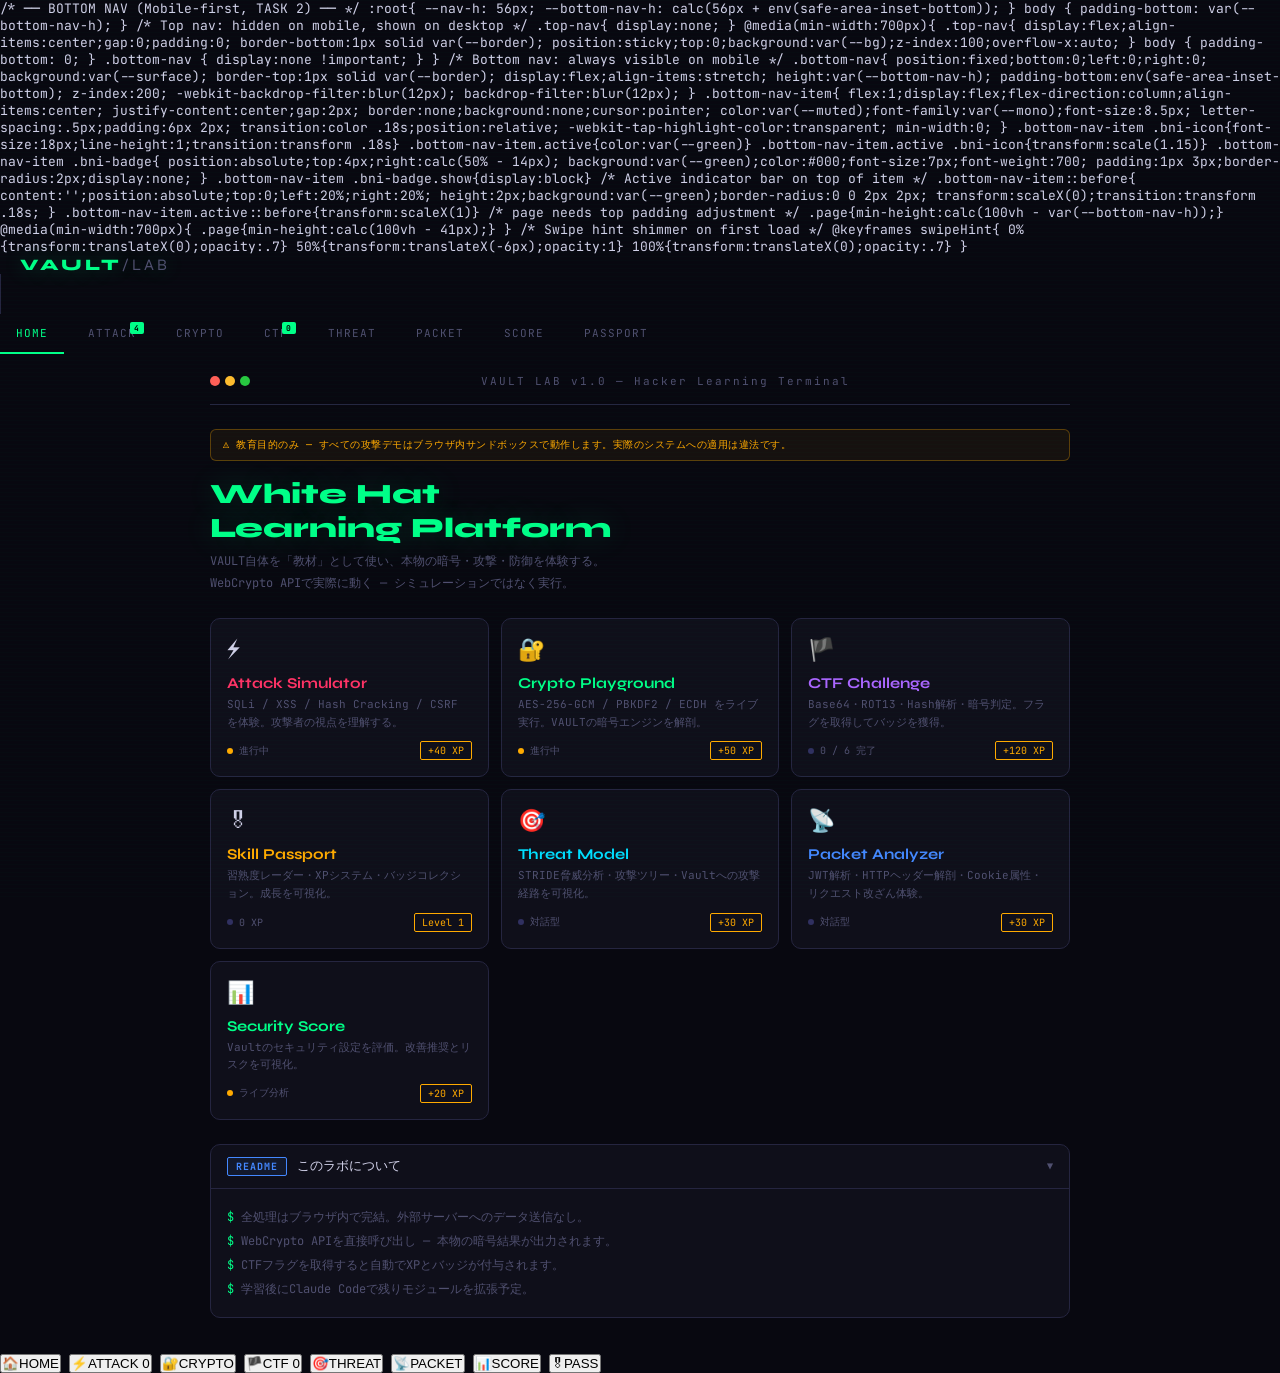
<file: vault-lab.html>
<!DOCTYPE html>
<html lang="ja">
<head>
<meta charset="UTF-8">
<meta name="viewport" content="width=device-width,initial-scale=1,user-scalable=no">
<meta name="apple-mobile-web-app-capable" content="yes">
<meta name="apple-mobile-web-app-status-bar-style" content="black-translucent">
<meta name="theme-color" content="#080810">
<link rel="preconnect" href="https://fonts.googleapis.com">
<link href="https://fonts.googleapis.com/css2?family=JetBrains+Mono:wght@300;400;500;700&family=Syne:wght@400;700;800&display=swap" rel="stylesheet">
<title>VAULT LAB</title>
<style>
/* ── RESET & VARS ── */
:root{
  --bg:#080810;--surface:#0f0f1a;--surface2:#151525;--surface3:#1c1c30;
  --border:#252540;--border2:#303060;
  --green:#00ff88;--green2:#00cc66;--green-dim:rgba(0,255,136,.08);
  --red:#ff3366;--red2:#cc2244;--red-dim:rgba(255,51,102,.08);
  --amber:#ffaa00;--amber-dim:rgba(255,170,0,.08);
  --blue:#4488ff;--blue-dim:rgba(68,136,255,.08);
  --purple:#aa66ff;--purple-dim:rgba(170,102,255,.08);
  --cyan:#00ddff;--cyan-dim:rgba(0,221,255,.08);
  --text:#d0d0e8;--muted:#505070;--dim:#303050;
  --mono:'JetBrains Mono',monospace;--display:'Syne',sans-serif;
  --r:6px;--r2:10px;
}
*{box-sizing:border-box;margin:0;padding:0;-webkit-tap-highlight-color:transparent}
html{scroll-behavior:smooth}
body{background:var(--bg);color:var(--text);font-family:var(--mono);font-size:13px;min-height:100vh;overflow-x:hidden}

/* scanline overlay */
body::after{content:'';position:fixed;inset:0;background:repeating-linear-gradient(0deg,transparent,transparent 3px,rgba(0,255,136,.015) 3px,rgba(0,255,136,.015) 4px);pointer-events:none;z-index:9998}

/* ── NAV ── */
.nav{display:flex;align-items:center;gap:0;padding:0;border-bottom:1px solid var(--border);position:sticky;top:0;background:var(--bg);z-index:100;overflow-x:auto}
.nav-logo{font-family:var(--display);font-size:16px;font-weight:800;color:var(--green);letter-spacing:3px;padding:0 20px;white-space:nowrap;text-shadow:0 0 20px rgba(0,255,136,.3)}
.nav-sep{width:1px;height:40px;background:var(--border);flex-shrink:0}
.nav-tab{padding:12px 16px;font-family:var(--mono);font-size:11px;letter-spacing:1px;color:var(--muted);border:none;background:none;cursor:pointer;white-space:nowrap;border-bottom:2px solid transparent;transition:all .2s;position:relative}
.nav-tab:hover{color:var(--text)}
.nav-tab.active{color:var(--green);border-bottom-color:var(--green)}
.nav-tab .badge{position:absolute;top:8px;right:8px;background:var(--green);color:#000;font-size:8px;padding:1px 4px;border-radius:2px;font-weight:700}

/* ── LAYOUT ── */
.page{display:none;min-height:calc(100vh - 41px);animation:fadeIn .2s ease}
.page.active{display:block}
@keyframes fadeIn{from{opacity:0;transform:translateY(6px)}to{opacity:1;transform:translateY(0)}}
.container{max-width:900px;margin:0 auto;padding:20px}

/* ── TERMINAL HEADER ── */
.term-header{display:flex;align-items:center;gap:10px;margin-bottom:24px;padding-bottom:16px;border-bottom:1px solid var(--border)}
.term-dots{display:flex;gap:5px}.term-dots span{width:10px;height:10px;border-radius:50%}
.term-dots .r{background:#ff5f57}.term-dots .y{background:#febc2e}.term-dots .g{background:#28c840}
.term-title{font-size:11px;color:var(--muted);letter-spacing:2px;flex:1;text-align:center}

/* ── MODULE CARD ── */
.mod-grid{display:grid;grid-template-columns:repeat(auto-fit,minmax(260px,1fr));gap:12px;margin-bottom:24px}
.mod-card{background:var(--surface);border:1px solid var(--border);border-radius:var(--r2);padding:16px;cursor:pointer;transition:all .25s;position:relative;overflow:hidden}
.mod-card::before{content:'';position:absolute;inset:0;opacity:0;transition:opacity .25s}
.mod-card:hover{border-color:var(--border2);transform:translateY(-1px)}
.mod-card:hover::before{opacity:1}
.mod-card.green::before{background:var(--green-dim)}
.mod-card.red::before{background:var(--red-dim)}
.mod-card.amber::before{background:var(--amber-dim)}
.mod-card.blue::before{background:var(--blue-dim)}
.mod-card.purple::before{background:var(--purple-dim)}
.mod-card.cyan::before{background:var(--cyan-dim)}
.mod-card-icon{font-size:22px;margin-bottom:10px}
.mod-card-title{font-family:var(--display);font-size:15px;font-weight:700;margin-bottom:4px}
.mod-card.green .mod-card-title{color:var(--green)}
.mod-card.red .mod-card-title{color:var(--red)}
.mod-card.amber .mod-card-title{color:var(--amber)}
.mod-card.blue .mod-card-title{color:var(--blue)}
.mod-card.purple .mod-card-title{color:var(--purple)}
.mod-card.cyan .mod-card-title{color:var(--cyan)}
.mod-card-sub{font-size:11px;color:var(--muted);line-height:1.6}
.mod-status{display:flex;align-items:center;gap:6px;margin-top:10px;font-size:10px;color:var(--muted)}
.mod-dot{width:6px;height:6px;border-radius:50%;background:var(--border2)}
.mod-dot.done{background:var(--green);box-shadow:0 0 6px var(--green)}
.mod-dot.active{background:var(--amber);animation:blink 1s infinite}
@keyframes blink{0%,100%{opacity:1}50%{opacity:.3}}
.xp-badge{margin-left:auto;font-size:10px;color:var(--amber);border:1px solid var(--amber);padding:2px 7px;border-radius:2px}

/* ── SECTION ── */
.section{background:var(--surface);border:1px solid var(--border);border-radius:var(--r2);margin-bottom:16px;overflow:hidden}
.section-header{padding:12px 16px;border-bottom:1px solid var(--border);display:flex;align-items:center;gap:10px;cursor:pointer;user-select:none}
.section-tag{font-size:10px;padding:2px 8px;border-radius:2px;letter-spacing:1px;font-weight:700}
.tag-attack{background:var(--red-dim);color:var(--red);border:1px solid var(--red)}
.tag-crypto{background:var(--green-dim);color:var(--green);border:1px solid var(--green)}
.tag-ctf{background:var(--purple-dim);color:var(--purple);border:1px solid var(--purple)}
.tag-info{background:var(--blue-dim);color:var(--blue);border:1px solid var(--blue)}
.section-title{font-size:13px;font-weight:500;flex:1}
.section-arrow{color:var(--muted);transition:transform .2s;font-size:10px}
.section-body{padding:16px;display:none}
.section-body.open{display:block}

/* ── INPUTS ── */
.field{margin-bottom:14px}
.field label{display:block;font-size:10px;color:var(--muted);letter-spacing:2px;margin-bottom:6px}
input[type=text],input[type=password],textarea,select{
  width:100%;background:var(--surface2);border:1px solid var(--border);border-radius:var(--r);
  color:var(--text);font-family:var(--mono);font-size:12px;padding:10px 12px;outline:none;
  transition:border-color .2s;-webkit-appearance:none;resize:vertical
}
input:focus,textarea:focus,select:focus{border-color:var(--green)}
input[type=range]{width:100%;-webkit-appearance:none;height:3px;background:var(--border2);border-radius:2px;outline:none;cursor:pointer}
input[type=range]::-webkit-slider-thumb{-webkit-appearance:none;width:14px;height:14px;background:var(--green);border-radius:50%;cursor:pointer;box-shadow:0 0 6px rgba(0,255,136,.4)}

/* ── BUTTONS ── */
.btn{display:inline-flex;align-items:center;gap:7px;padding:9px 16px;border:1px solid;border-radius:var(--r);font-family:var(--mono);font-size:11px;letter-spacing:1px;cursor:pointer;transition:all .2s;white-space:nowrap}
.btn:active{transform:scale(.97)}
.btn-green{background:var(--green-dim);border-color:var(--green);color:var(--green)}
.btn-green:hover{background:var(--green);color:#000}
.btn-red{background:var(--red-dim);border-color:var(--red);color:var(--red)}
.btn-red:hover{background:var(--red);color:#fff}
.btn-amber{background:var(--amber-dim);border-color:var(--amber);color:var(--amber)}
.btn-amber:hover{background:var(--amber);color:#000}
.btn-blue{background:var(--blue-dim);border-color:var(--blue);color:var(--blue)}
.btn-blue:hover{background:var(--blue);color:#fff}
.btn-purple{background:var(--purple-dim);border-color:var(--purple);color:var(--purple)}
.btn-purple:hover{background:var(--purple);color:#fff}
.btn-ghost{background:none;border-color:var(--border2);color:var(--muted)}
.btn-ghost:hover{border-color:var(--text);color:var(--text)}
.btn-row{display:flex;gap:8px;flex-wrap:wrap;margin-top:12px}

/* ── OUTPUT TERMINAL ── */
.term-out{background:var(--bg);border:1px solid var(--border);border-radius:var(--r);padding:14px;font-size:12px;line-height:1.8;min-height:60px;word-break:break-all;white-space:pre-wrap}
.term-out .ok{color:var(--green)}
.term-out .err{color:var(--red)}
.term-out .warn{color:var(--amber)}
.term-out .info{color:var(--blue)}
.term-out .dim{color:var(--muted)}
.term-out .hl{color:var(--cyan)}
.cursor{display:inline-block;width:8px;height:13px;background:var(--green);animation:cur .7s infinite}
@keyframes cur{0%,49%{opacity:1}50%,100%{opacity:0}}

/* ── CODE DISPLAY ── */
.code-block{background:var(--bg);border:1px solid var(--border);border-radius:var(--r);padding:12px;font-size:11px;line-height:1.7;overflow-x:auto;position:relative}
.code-block pre{white-space:pre-wrap;word-break:break-all}
.code-copy{position:absolute;top:8px;right:8px;background:var(--surface2);border:1px solid var(--border);color:var(--muted);font-size:10px;padding:3px 8px;border-radius:3px;cursor:pointer;font-family:var(--mono)}
.code-copy:hover{color:var(--green);border-color:var(--green)}

/* ── COMPARISON ── */
.compare-grid{display:grid;grid-template-columns:1fr 1fr;gap:10px}
.compare-pane{background:var(--bg);border:1px solid var(--border);border-radius:var(--r);padding:12px}
.compare-label{font-size:10px;letter-spacing:2px;margin-bottom:8px;font-weight:700}
.pane-vuln .compare-label{color:var(--red)}
.pane-safe .compare-label{color:var(--green)}

/* ── STRENGTH BARS ── */
.strength-row{display:flex;align-items:center;gap:10px;margin:6px 0}
.strength-name{font-size:10px;color:var(--muted);width:80px;letter-spacing:1px;flex-shrink:0}
.strength-bar-bg{flex:1;height:6px;background:var(--border);border-radius:3px;overflow:hidden}
.strength-bar-fill{height:100%;border-radius:3px;transition:width .5s ease}
.strength-val{font-size:10px;width:50px;text-align:right}

/* ── PROGRESS ── */
.progress-wrap{margin:10px 0}
.progress-bg{height:4px;background:var(--border);border-radius:2px;overflow:hidden}
.progress-fill{height:100%;background:var(--green);border-radius:2px;transition:width .4s ease;box-shadow:0 0 8px rgba(0,255,136,.4)}
.progress-info{display:flex;justify-content:space-between;font-size:10px;color:var(--muted);margin-top:4px}

/* ── FLAG DISPLAY ── */
.flag-box{background:var(--green-dim);border:1px solid var(--green);border-radius:var(--r);padding:12px 16px;margin-top:12px;display:none;animation:flagPop .3s ease}
@keyframes flagPop{from{transform:scale(.95);opacity:0}to{transform:scale(1);opacity:1}}
.flag-box.show{display:flex;align-items:center;gap:10px}
.flag-icon{font-size:20px}
.flag-text{flex:1}
.flag-code{font-size:13px;color:var(--green);font-weight:700;letter-spacing:1px}
.flag-sub{font-size:10px;color:var(--muted);margin-top:2px}
.xp-pop{font-size:12px;color:var(--amber);border:1px solid var(--amber);padding:4px 10px;border-radius:var(--r);white-space:nowrap}

/* ── SKILL PASSPORT ── */
.passport{background:var(--surface);border:1px solid var(--border);border-radius:var(--r2);padding:20px}
.xp-display{display:flex;align-items:center;gap:16px;margin-bottom:20px}
.level-badge{width:56px;height:56px;border-radius:50%;background:var(--surface2);border:2px solid var(--green);display:flex;align-items:center;justify-content:center;font-size:20px;flex-shrink:0;box-shadow:0 0 16px rgba(0,255,136,.2)}
.xp-info{flex:1}
.level-name{font-family:var(--display);font-size:18px;font-weight:700;color:var(--green)}
.xp-num{font-size:11px;color:var(--muted);margin-top:2px}
.radar-container{display:flex;justify-content:center;margin:16px 0}
.badge-grid{display:grid;grid-template-columns:repeat(auto-fill,minmax(70px,1fr));gap:8px;margin-top:16px}
.badge-item{background:var(--surface2);border:1px solid var(--border);border-radius:var(--r);padding:10px 6px;text-align:center;transition:all .2s}
.badge-item.earned{border-color:var(--amber)}
.badge-item.earned:hover{background:var(--amber-dim)}
.badge-icon{font-size:20px;margin-bottom:4px;filter:grayscale(1);transition:filter .2s}
.badge-item.earned .badge-icon{filter:none}
.badge-name{font-size:9px;color:var(--muted);letter-spacing:.5px}
.badge-item.earned .badge-name{color:var(--amber)}

/* ── SLIDER ROW ── */
.slider-row{display:flex;align-items:center;gap:10px;margin:10px 0}
.slider-lbl{font-size:11px;color:var(--muted);white-space:nowrap;width:100px}
.slider-val{font-size:12px;color:var(--green);width:60px;text-align:right}

/* ── SPLIT DEMO ── */
.split-demo{display:grid;grid-template-columns:1fr 1fr;gap:10px;margin:10px 0}
.demo-pane{background:var(--bg);border:1px solid;border-radius:var(--r);padding:14px}
.demo-pane.evil{border-color:var(--red)}
.demo-pane.safe{border-color:var(--green)}
.demo-pane-title{font-size:10px;letter-spacing:2px;margin-bottom:10px;font-weight:700}
.demo-pane.evil .demo-pane-title{color:var(--red)}
.demo-pane.safe .demo-pane-title{color:var(--green)}

/* ── TABS INSIDE PAGE ── */
.inner-tabs{display:flex;gap:4px;margin-bottom:16px;border-bottom:1px solid var(--border);overflow-x:auto}
.inner-tab{padding:8px 14px;font-size:11px;letter-spacing:1px;color:var(--muted);border:none;background:none;cursor:pointer;border-bottom:2px solid transparent;white-space:nowrap}
.inner-tab.active{color:var(--green);border-bottom-color:var(--green)}
.inner-panel{display:none}
.inner-panel.active{display:block;animation:fadeIn .15s ease}

/* ── MISC ── */
.warn-banner{background:rgba(255,170,0,.06);border:1px solid rgba(255,170,0,.3);border-radius:var(--r);padding:8px 12px;font-size:10px;color:var(--amber);letter-spacing:.5px;margin-bottom:16px}
.divider{height:1px;background:var(--border);margin:16px 0}
.mono-val{font-family:var(--mono);font-size:11px;color:var(--cyan);background:var(--surface2);border:1px solid var(--border);padding:4px 8px;border-radius:3px;word-break:break-all;line-height:1.6}
.label-row{display:flex;align-items:baseline;gap:8px;margin:6px 0}
.label-key{font-size:10px;color:var(--muted);width:100px;flex-shrink:0;letter-spacing:1px}
.label-val{flex:1}
@media(max-width:600px){
  .compare-grid,.split-demo{grid-template-columns:1fr}
  .mod-grid{grid-template-columns:1fr}
  .nav-logo{font-size:14px;padding:0 12px}
  .nav-tab{padding:12px 10px;font-size:10px}
}
</style>


/* ── BOTTOM NAV (Mobile-first, TASK 2) ── */
:root{
  --nav-h: 56px;
  --bottom-nav-h: calc(56px + env(safe-area-inset-bottom));
}
body { padding-bottom: var(--bottom-nav-h); }

/* Top nav: hidden on mobile, shown on desktop */
.top-nav{
  display:none;
}
@media(min-width:700px){
  .top-nav{
    display:flex;align-items:center;gap:0;padding:0;
    border-bottom:1px solid var(--border);
    position:sticky;top:0;background:var(--bg);z-index:100;overflow-x:auto;
  }
  body { padding-bottom: 0; }
  .bottom-nav { display:none !important; }
}

/* Bottom nav: always visible on mobile */
.bottom-nav{
  position:fixed;bottom:0;left:0;right:0;
  background:var(--surface);
  border-top:1px solid var(--border);
  display:flex;align-items:stretch;
  height:var(--bottom-nav-h);
  padding-bottom:env(safe-area-inset-bottom);
  z-index:200;
  -webkit-backdrop-filter:blur(12px);
  backdrop-filter:blur(12px);
}
.bottom-nav-item{
  flex:1;display:flex;flex-direction:column;align-items:center;
  justify-content:center;gap:2px;
  border:none;background:none;cursor:pointer;
  color:var(--muted);font-family:var(--mono);font-size:8.5px;
  letter-spacing:.5px;padding:6px 2px;
  transition:color .18s;position:relative;
  -webkit-tap-highlight-color:transparent;
  min-width:0;
}
.bottom-nav-item .bni-icon{font-size:18px;line-height:1;transition:transform .18s}
.bottom-nav-item.active{color:var(--green)}
.bottom-nav-item.active .bni-icon{transform:scale(1.15)}
.bottom-nav-item .bni-badge{
  position:absolute;top:4px;right:calc(50% - 14px);
  background:var(--green);color:#000;font-size:7px;font-weight:700;
  padding:1px 3px;border-radius:2px;display:none;
}
.bottom-nav-item .bni-badge.show{display:block}
/* Active indicator bar on top of item */
.bottom-nav-item::before{
  content:'';position:absolute;top:0;left:20%;right:20%;
  height:2px;background:var(--green);border-radius:0 0 2px 2px;
  transform:scaleX(0);transition:transform .18s;
}
.bottom-nav-item.active::before{transform:scaleX(1)}

/* page needs top padding adjustment */
.page{min-height:calc(100vh - var(--bottom-nav-h));}
@media(min-width:700px){
  .page{min-height:calc(100vh - 41px);}
}

/* Swipe hint shimmer on first load */
@keyframes swipeHint{
  0%{transform:translateX(0);opacity:.7}
  50%{transform:translateX(-6px);opacity:1}
  100%{transform:translateX(0);opacity:.7}
}
</style>
</head>
<body>

<!-- TOP NAV (desktop) -->
<nav class="top-nav" id="top-nav">
  <div class="nav-logo">VAULT<span style="color:var(--muted);font-weight:400">/LAB</span></div>
  <div class="nav-sep" style="width:1px;height:40px;background:var(--border);flex-shrink:0"></div>
  <button class="nav-tab active" onclick="gotoPage('home',this)">HOME</button>
  <button class="nav-tab" onclick="gotoPage('attack',this)">ATTACK<span class="badge">4</span></button>
  <button class="nav-tab" onclick="gotoPage('crypto',this)">CRYPTO</button>
  <button class="nav-tab" onclick="gotoPage('ctf',this)">CTF<span class="badge" id="ctf-badge-count-top">0</span></button>
  <button class="nav-tab" onclick="gotoPage('threat',this)">THREAT</button>
  <button class="nav-tab" onclick="gotoPage('packet',this)">PACKET</button>
  <button class="nav-tab" onclick="gotoPage('dashboard',this)">SCORE</button>
  <button class="nav-tab" onclick="gotoPage('passport',this)">PASSPORT</button>
</nav>

<!-- PAGES (all lab pages) -->

<!-- ═══════════ HOME ═══════════ -->
<div class="page active" id="page-home">
<div class="container">
  <div class="term-header"><div class="term-dots"><span class="r"></span><span class="y"></span><span class="g"></span></div><span class="term-title">VAULT LAB v1.0 — Hacker Learning Terminal</span></div>
  <div class="warn-banner">⚠ 教育目的のみ — すべての攻撃デモはブラウザ内サンドボックスで動作します。実際のシステムへの適用は違法です。</div>

  <div style="margin-bottom:24px">
    <div style="font-family:var(--display);font-size:28px;font-weight:800;color:var(--green);margin-bottom:6px;text-shadow:0 0 30px rgba(0,255,136,.2)">White Hat<br>Learning Platform</div>
    <div style="font-size:12px;color:var(--muted);line-height:1.8">VAULT自体を「教材」として使い、本物の暗号・攻撃・防御を体験する。<br>WebCrypto APIで実際に動く — シミュレーションではなく実行。</div>
  </div>

  <div class="mod-grid">
    <div class="mod-card red" onclick="showPage('attack',document.querySelector('[onclick*=attack]'))">
      <div class="mod-card-icon">⚡</div>
      <div class="mod-card-title">Attack Simulator</div>
      <div class="mod-card-sub">SQLi / XSS / Hash Cracking / CSRF を体験。攻撃者の視点を理解する。</div>
      <div class="mod-status"><div class="mod-dot active"></div>進行中 <div class="xp-badge">+40 XP</div></div>
    </div>
    <div class="mod-card green" onclick="showPage('crypto',document.querySelector('[onclick*=crypto]'))">
      <div class="mod-card-icon">🔐</div>
      <div class="mod-card-title">Crypto Playground</div>
      <div class="mod-card-sub">AES-256-GCM / PBKDF2 / ECDH をライブ実行。VAULTの暗号エンジンを解剖。</div>
      <div class="mod-status"><div class="mod-dot active"></div>進行中 <div class="xp-badge">+50 XP</div></div>
    </div>
    <div class="mod-card purple" onclick="showPage('ctf',document.querySelector('[onclick*=ctf]'))">
      <div class="mod-card-icon">🏴</div>
      <div class="mod-card-title">CTF Challenge</div>
      <div class="mod-card-sub">Base64・ROT13・Hash解析・暗号判定。フラグを取得してバッジを獲得。</div>
      <div class="mod-status"><div class="mod-dot"></div><span id="home-ctf-status">0 / 6 完了</span><div class="xp-badge">+120 XP</div></div>
    </div>
    <div class="mod-card amber" onclick="showPage('passport',document.querySelector('[onclick*=passport]'))">
      <div class="mod-card-icon">🎖</div>
      <div class="mod-card-title">Skill Passport</div>
      <div class="mod-card-sub">習熟度レーダー・XPシステム・バッジコレクション。成長を可視化。</div>
      <div class="mod-status"><div class="mod-dot"></div><span id="home-xp">0 XP</span><div class="xp-badge">Level <span id="home-level">1</span></div></div>
    </div>
    <div class="mod-card cyan" onclick="showPage('threat',document.querySelector('[onclick*=threat]'))">
      <div class="mod-card-icon">🎯</div>
      <div class="mod-card-title">Threat Model</div>
      <div class="mod-card-sub">STRIDE脅威分析・攻撃ツリー・Vaultへの攻撃経路を可視化。</div>
      <div class="mod-status"><div class="mod-dot"></div>対話型<div class="xp-badge">+30 XP</div></div>
    </div>
    <div class="mod-card blue" onclick="showPage('packet',document.querySelector('[onclick*=packet]'))">
      <div class="mod-card-icon">📡</div>
      <div class="mod-card-title">Packet Analyzer</div>
      <div class="mod-card-sub">JWT解析・HTTPヘッダー解剖・Cookie属性・リクエスト改ざん体験。</div>
      <div class="mod-status"><div class="mod-dot"></div>対話型<div class="xp-badge">+30 XP</div></div>
    </div>
    <div class="mod-card green" onclick="showPage('dashboard',document.querySelector('[onclick*=dashboard]'))">
      <div class="mod-card-icon">📊</div>
      <div class="mod-card-title">Security Score</div>
      <div class="mod-card-sub">Vaultのセキュリティ設定を評価。改善推奨とリスクを可視化。</div>
      <div class="mod-status"><div class="mod-dot active"></div>ライブ分析<div class="xp-badge">+20 XP</div></div>
    </div>
  </div>

  <div class="section">
    <div class="section-header" onclick="toggleSection(this)">
      <span class="section-tag tag-info">README</span>
      <span class="section-title">このラボについて</span>
      <span class="section-arrow">▼</span>
    </div>
    <div class="section-body open" style="display:block">
      <div style="font-size:12px;color:var(--muted);line-height:2">
        <span style="color:var(--green)">$</span> 全処理はブラウザ内で完結。外部サーバーへのデータ送信なし。<br>
        <span style="color:var(--green)">$</span> WebCrypto APIを直接呼び出し — 本物の暗号結果が出力されます。<br>
        <span style="color:var(--green)">$</span> CTFフラグを取得すると自動でXPとバッジが付与されます。<br>
        <span style="color:var(--green)">$</span> 学習後にClaude Codeで残りモジュールを拡張予定。
      </div>
    </div>
  </div>
</div>
</div>

<!-- ═══════════ ATTACK SIMULATOR ═══════════ -->
<div class="page" id="page-attack">
<div class="container">
  <div class="term-header"><div class="term-dots"><span class="r"></span><span class="y"></span><span class="g"></span></div><span class="term-title">Attack Simulator — 攻撃者の視点を体験する</span></div>
  <div class="warn-banner">⚠ 教育目的のみ。ブラウザ内サンドボックスで動作。実際のシステムへの適用は違法です。</div>

  <div class="inner-tabs">
    <button class="inner-tab active" onclick="switchInner('attack','sqli',this)">① SQLi</button>
    <button class="inner-tab" onclick="switchInner('attack','xss',this)">② XSS</button>
    <button class="inner-tab" onclick="switchInner('attack','hash',this)">③ Hash Crack</button>
    <button class="inner-tab" onclick="switchInner('attack','csrf',this)">④ CSRF</button>
  </div>

  <!-- SQLi -->
  <div class="inner-panel active" id="attack-sqli">
    <div class="section">
      <div class="section-header" onclick="toggleSection(this)">
        <span class="section-tag tag-attack">SQLi</span>
        <span class="section-title">SQL インジェクション体験</span>
        <span class="section-arrow">▼</span>
      </div>
      <div class="section-body open" style="display:block">
        <div style="font-size:11px;color:var(--muted);margin-bottom:14px;line-height:1.8">
          脆弱なログインフォーム。ユーザー名に特殊な文字列を入力するとSQLクエリを操作できます。<br>
          試してみる: <code style="color:var(--red)">admin' --</code> または <code style="color:var(--red)">' OR '1'='1</code>
        </div>
        <div class="compare-grid">
          <div>
            <div class="field"><label>USERNAME</label><input type="text" id="sqli-user" placeholder="admin" oninput="updateSqliQuery()"></div>
            <div class="field"><label>PASSWORD</label><input type="password" id="sqli-pass" placeholder="password" oninput="updateSqliQuery()"></div>
            <div class="btn-row">
              <button class="btn btn-red" onclick="sqliLogin()">→ ログイン試行</button>
              <button class="btn btn-ghost" onclick="sqliReset()">RESET</button>
            </div>
          </div>
          <div>
            <div class="field"><label>生成されるSQLクエリ（リアルタイム）</label>
            <div class="code-block"><pre id="sqli-query-display" style="color:var(--text)">SELECT * FROM users WHERE<br>  username = '<span id="sqli-q-user" style="color:var(--amber)">admin</span>'<br>  AND password = '<span id="sqli-q-pass" style="color:var(--muted)">*****</span>'</pre></div>
            </div>
          </div>
        </div>
        <div class="term-out" id="sqli-out"><span class="dim">// ログイン試行を待っています...</span></div>
        <div id="sqli-flag" class="flag-box">
          <div class="flag-icon">🏴</div>
          <div class="flag-text"><div class="flag-code">FLAG-SQLI-001</div><div class="flag-sub">SQL インジェクション基礎を習得</div></div>
          <div class="xp-pop">+20 XP</div>
        </div>
        <div class="divider"></div>
        <div style="font-size:11px;color:var(--muted);margin-bottom:10px">⬇ 防御版: プリペアドステートメント</div>
        <div class="code-block">
          <pre><span style="color:var(--blue)">// ❌ 脆弱なコード</span>
query = <span style="color:var(--red)">"SELECT * FROM users WHERE username = '" + input + "'"</span>

<span style="color:var(--green)">// ✅ 安全なコード (プリペアドステートメント)</span>
stmt = db.prepare(<span style="color:var(--green)">"SELECT * FROM users WHERE username = ?"</span>)
stmt.execute([input])  <span style="color:var(--muted)">// inputはデータとして扱われる</span></pre>
          <button class="code-copy" onclick="copyCode(this)">COPY</button>
        </div>
      </div>
    </div>
  </div>

  <!-- XSS -->
  <div class="inner-panel" id="attack-xss">
    <div class="section">
      <div class="section-header" onclick="toggleSection(this)">
        <span class="section-tag tag-attack">XSS</span>
        <span class="section-title">クロスサイトスクリプティング体験</span>
        <span class="section-arrow">▼</span>
      </div>
      <div class="section-body open" style="display:block">
        <div style="font-size:11px;color:var(--muted);margin-bottom:14px;line-height:1.8">
          コメント欄にHTMLタグやJavaScriptを入力してみましょう。<br>
          試してみる: <code style="color:var(--red)">&lt;script&gt;alert('XSS')&lt;/script&gt;</code> または <code style="color:var(--red)">&lt;img src=x onerror="alert(1)"&gt;</code>
        </div>
        <div class="compare-grid">
          <div class="compare-pane pane-vuln">
            <div class="compare-label">❌ 脆弱 (innerHTML)</div>
            <textarea id="xss-input" rows="3" placeholder="コメントを入力..." oninput="updateXss()" style="margin-bottom:8px"></textarea>
            <div style="font-size:10px;color:var(--muted);margin-bottom:6px">レンダリング結果:</div>
            <div id="xss-vuln-out" style="background:var(--bg);border:1px solid var(--red);border-radius:var(--r);padding:10px;min-height:40px;font-size:12px"></div>
          </div>
          <div class="compare-pane pane-safe">
            <div class="compare-label">✅ 安全 (textContent)</div>
            <div style="height:80px;display:flex;align-items:center;justify-content:center;color:var(--muted);font-size:11px">← 同じ入力を使用</div>
            <div style="font-size:10px;color:var(--muted);margin-bottom:6px">レンダリング結果:</div>
            <div id="xss-safe-out" style="background:var(--bg);border:1px solid var(--green);border-radius:var(--r);padding:10px;min-height:40px;font-size:12px;word-break:break-all"></div>
          </div>
        </div>
        <div class="term-out" id="xss-out" style="margin-top:12px"><span class="dim">// 入力を待っています...</span></div>
        <div id="xss-flag" class="flag-box">
          <div class="flag-icon">🏴</div>
          <div class="flag-text"><div class="flag-code">FLAG-XSS-001</div><div class="flag-sub">XSS攻撃と防御の違いを理解</div></div>
          <div class="xp-pop">+20 XP</div>
        </div>
        <div class="divider"></div>
        <div class="code-block">
          <pre><span style="color:var(--red)">// ❌ 脆弱: ユーザー入力をそのままHTMLに挿入</span>
element.innerHTML = userInput

<span style="color:var(--green)">// ✅ 安全: テキストとして扱う</span>
element.textContent = userInput

<span style="color:var(--green)">// ✅ または DOMPurify でサニタイズ</span>
element.innerHTML = DOMPurify.sanitize(userInput)</pre>
          <button class="code-copy" onclick="copyCode(this)">COPY</button>
        </div>
      </div>
    </div>
  </div>

  <!-- Hash Crack -->
  <div class="inner-panel" id="attack-hash">
    <div class="section">
      <div class="section-header" onclick="toggleSection(this)">
        <span class="section-tag tag-attack">HASH</span>
        <span class="section-title">パスワードハッシュ強度比較</span>
        <span class="section-arrow">▼</span>
      </div>
      <div class="section-body open" style="display:block">
        <div style="font-size:11px;color:var(--muted);margin-bottom:14px;line-height:1.8">
          同じパスワードを異なるアルゴリズムでハッシュ化。攻撃者が解析するのにかかる時間を比較します。
        </div>
        <div class="field"><label>テスト用パスワード</label><input type="text" id="hash-pw" value="password123" oninput="hashAll()"></div>
        <div id="hash-results">
          <div class="strength-row"><div class="strength-name">MD5</div><div class="strength-bar-bg"><div class="strength-bar-fill" id="bar-md5" style="width:2%;background:var(--red)"></div></div><div class="strength-val" id="time-md5" style="color:var(--red)">即座</div></div>
          <div class="strength-row"><div class="strength-name">SHA-1</div><div class="strength-bar-bg"><div class="strength-bar-fill" id="bar-sha1" style="width:4%;background:var(--red)"></div></div><div class="strength-val" id="time-sha1" style="color:var(--red)">即座</div></div>
          <div class="strength-row"><div class="strength-name">SHA-256</div><div class="strength-bar-bg"><div class="strength-bar-fill" id="bar-sha256" style="width:8%;background:var(--amber)"></div></div><div class="strength-val" id="time-sha256" style="color:var(--amber)">数秒</div></div>
          <div class="strength-row"><div class="strength-name">PBKDF2×1K</div><div class="strength-bar-bg"><div class="strength-bar-fill" id="bar-pbkdf2low" style="width:25%;background:var(--amber)"></div></div><div class="strength-val" id="time-pbkdf2low" style="color:var(--amber)">分</div></div>
          <div class="strength-row"><div class="strength-name">PBKDF2×200K</div><div class="strength-bar-bg"><div class="strength-bar-fill" id="bar-pbkdf2" style="width:85%;background:var(--green)"></div></div><div class="strength-val" id="time-pbkdf2" style="color:var(--green)">年単位</div></div>
        </div>
        <div class="btn-row"><button class="btn btn-amber" onclick="hashAll()">▶ ハッシュを生成・計測</button></div>
        <div class="term-out" id="hash-out" style="margin-top:12px"><span class="dim">// 「ハッシュを生成」をクリック...</span></div>
        <div id="hash-flag" class="flag-box">
          <div class="flag-icon">🏴</div>
          <div class="flag-text"><div class="flag-code">FLAG-HASH-001</div><div class="flag-sub">ハッシュアルゴリズムの強度を理解</div></div>
          <div class="xp-pop">+20 XP</div>
        </div>
      </div>
    </div>
  </div>

  <!-- CSRF -->
  <div class="inner-panel" id="attack-csrf">
    <div class="section">
      <div class="section-header" onclick="toggleSection(this)">
        <span class="section-tag tag-attack">CSRF</span>
        <span class="section-title">クロスサイトリクエストフォージェリ</span>
        <span class="section-arrow">▼</span>
      </div>
      <div class="section-body open" style="display:block">
        <div style="font-size:11px;color:var(--muted);margin-bottom:14px;line-height:1.8">
          CSRFトークンなし: 悪意あるサイトからのリクエストがそのまま処理される。<br>
          CSRFトークンあり: 正規のリクエストのみを受け付ける。
        </div>
        <div style="display:flex;align-items:center;gap:10px;margin-bottom:14px;flex-wrap:wrap">
          <span style="font-size:11px;color:var(--muted)">CSRFトークン保護:</span>
          <div style="display:flex;gap:8px">
            <button class="btn btn-ghost" id="csrf-toggle-off" onclick="setCsrf(false)" style="border-color:var(--red);color:var(--red)">❌ OFF</button>
            <button class="btn btn-ghost" id="csrf-toggle-on" onclick="setCsrf(true)">✅ ON</button>
          </div>
          <div id="csrf-token-display" style="font-size:10px;color:var(--muted)"></div>
        </div>
        <div class="split-demo">
          <div class="demo-pane safe">
            <div class="demo-pane-title">✅ 正規サイト (vault.app)</div>
            <div style="font-size:11px;color:var(--muted);margin-bottom:10px">ログイン済みユーザーとして送金リクエスト</div>
            <input type="text" id="csrf-amount" value="1000" style="margin-bottom:8px">
            <button class="btn btn-green" onclick="csrfLegit()" style="width:100%">送金 ¥<span id="csrf-amt-label">1000</span></button>
          </div>
          <div class="demo-pane evil">
            <div class="demo-pane-title">⚡ 攻撃者サイト (evil.com)</div>
            <div style="font-size:11px;color:var(--muted);margin-bottom:10px">あなたを騙して送金させようとする</div>
            <div class="code-block" style="margin-bottom:8px"><pre style="font-size:10px">&lt;form action="vault.app/transfer"
      method="POST"&gt;
  &lt;input name="amount" value="99999"&gt;
  &lt;!-- 自動送信スクリプト --&gt;
&lt;/form&gt;</pre></div>
            <button class="btn btn-red" onclick="csrfAttack()" style="width:100%">攻撃を実行</button>
          </div>
        </div>
        <div class="term-out" id="csrf-out" style="margin-top:12px"><span class="dim">// アクションを待っています...</span></div>
        <div id="csrf-flag" class="flag-box">
          <div class="flag-icon">🏴</div>
          <div class="flag-text"><div class="flag-code">FLAG-CSRF-001</div><div class="flag-sub">CSRF攻撃と防御メカニズムを理解</div></div>
          <div class="xp-pop">+20 XP</div>
        </div>
      </div>
    </div>
  </div>

</div><!-- /container -->
</div><!-- /page-attack -->

<!-- ═══════════ CRYPTO PLAYGROUND ═══════════ -->
<div class="page" id="page-crypto">
<div class="container">
  <div class="term-header"><div class="term-dots"><span class="r"></span><span class="y"></span><span class="g"></span></div><span class="term-title">Crypto Playground — WebCrypto API ライブ実行</span></div>

  <div class="inner-tabs">
    <button class="inner-tab active" onclick="switchInner('crypto','aes',this)">AES-256-GCM</button>
    <button class="inner-tab" onclick="switchInner('crypto','pbkdf2',this)">PBKDF2</button>
    <button class="inner-tab" onclick="switchInner('crypto','ecdh',this)">ECDH</button>
    <button class="inner-tab" onclick="switchInner('crypto','random',this)">乱数品質</button>
  </div>

  <!-- AES -->
  <div class="inner-panel active" id="crypto-aes">
    <div class="section">
      <div class="section-header" onclick="toggleSection(this)">
        <span class="section-tag tag-crypto">AES-256-GCM</span>
        <span class="section-title">暗号化・復号をライブ実行</span>
        <span class="section-arrow">▼</span>
      </div>
      <div class="section-body open" style="display:block">
        <div style="font-size:11px;color:var(--muted);margin-bottom:14px;line-height:1.8">
          VAULTがパスワードデータを保護するのと同じアルゴリズム。ブラウザ内で実際に暗号化が走ります。
        </div>
        <div class="field"><label>平文テキスト</label><input type="text" id="aes-plain" value="my-secret-password-123"></div>
        <div class="field"><label>暗号化キー (パスワード)</label><input type="text" id="aes-key" value="my-master-password"></div>
        <div class="btn-row">
          <button class="btn btn-green" onclick="aesEncrypt()">🔒 暗号化</button>
          <button class="btn btn-blue" onclick="aesDecrypt()">🔓 復号</button>
          <button class="btn btn-red" onclick="aesTamper()">⚡ 改ざん攻撃</button>
        </div>
        <div style="margin-top:14px">
          <div class="label-row"><div class="label-key">SALT (16B)</div><div class="label-val mono-val" id="aes-salt">—</div></div>
          <div class="label-row"><div class="label-key">IV (12B)</div><div class="label-val mono-val" id="aes-iv">—</div></div>
          <div class="label-row"><div class="label-key">CIPHERTEXT</div><div class="label-val mono-val" id="aes-ct">—</div></div>
          <div class="label-row"><div class="label-key">AUTH TAG</div><div class="label-val mono-val" id="aes-tag">—</div></div>
        </div>
        <div class="term-out" id="aes-out" style="margin-top:12px"><span class="dim">// 「暗号化」をクリックして実行...</span></div>
      </div>
    </div>
    <div class="section">
      <div class="section-header" onclick="toggleSection(this)">
        <span class="section-tag tag-info">原理</span>
        <span class="section-title">なぜ改ざんが検知できるのか</span>
        <span class="section-arrow">▼</span>
      </div>
      <div class="section-body open" style="display:block">
        <div style="font-size:12px;color:var(--muted);line-height:2">
          <span style="color:var(--green)">GCM</span> (Galois/Counter Mode) は暗号化と同時に<span style="color:var(--cyan)">認証タグ</span>を生成します。<br>
          暗号文の1ビットでも変わると、タグが一致しなくなり復号が失敗します。<br>
          これにより<span style="color:var(--green)">機密性</span>と<span style="color:var(--green)">完全性</span>を同時に保証します。
        </div>
        <div style="display:grid;grid-template-columns:repeat(3,1fr);gap:8px;margin-top:12px">
          <div style="background:var(--bg);border:1px solid var(--border);border-radius:var(--r);padding:10px;text-align:center">
            <div style="font-size:18px;margin-bottom:4px">🔑</div>
            <div style="font-size:10px;color:var(--green);font-weight:700">Key</div>
            <div style="font-size:9px;color:var(--muted);margin-top:2px">PBKDF2で<br>マスターPWから生成</div>
          </div>
          <div style="background:var(--bg);border:1px solid var(--border);border-radius:var(--r);padding:10px;text-align:center">
            <div style="font-size:18px;margin-bottom:4px">🎲</div>
            <div style="font-size:10px;color:var(--cyan);font-weight:700">IV (nonce)</div>
            <div style="font-size:9px;color:var(--muted);margin-top:2px">毎回ランダム<br>再利用禁止</div>
          </div>
          <div style="background:var(--bg);border:1px solid var(--border);border-radius:var(--r);padding:10px;text-align:center">
            <div style="font-size:18px;margin-bottom:4px">🏷</div>
            <div style="font-size:10px;color:var(--amber);font-weight:700">Auth Tag</div>
            <div style="font-size:9px;color:var(--muted);margin-top:2px">改ざん検知<br>128bit</div>
          </div>
        </div>
      </div>
    </div>
  </div>

  <!-- PBKDF2 -->
  <div class="inner-panel" id="crypto-pbkdf2">
    <div class="section">
      <div class="section-header" onclick="toggleSection(this)">
        <span class="section-tag tag-crypto">PBKDF2</span>
        <span class="section-title">鍵導出関数 — 反復回数と処理時間</span>
        <span class="section-arrow">▼</span>
      </div>
      <div class="section-body open" style="display:block">
        <div style="font-size:11px;color:var(--muted);margin-bottom:14px;line-height:1.8">
          反復回数を増やすと処理時間が線形に増加。ブルートフォース攻撃のコストも同様に増加します。
        </div>
        <div class="field"><label>パスワード</label><input type="text" id="pbkdf2-pw" value="my-password"></div>
        <div class="slider-row">
          <div class="slider-lbl">反復回数</div>
          <input type="range" id="pbkdf2-iter" min="1000" max="500000" step="1000" value="200000" oninput="updatePbkdf2Slider()">
          <div class="slider-val" id="pbkdf2-iter-val">200,000</div>
        </div>
        <div class="btn-row"><button class="btn btn-green" onclick="runPbkdf2()">▶ 実行して計測</button></div>
        <div class="term-out" id="pbkdf2-out" style="margin-top:12px"><span class="dim">// 反復回数を選択して実行...</span></div>
        <div class="divider"></div>
        <div style="font-size:11px;color:var(--muted);margin-bottom:10px">攻撃者のGPU（RTX 4090換算）での解析時間推定</div>
        <div id="gpu-estimate" style="font-size:12px;line-height:2;color:var(--muted)">// 実行後に表示</div>
      </div>
    </div>
  </div>

  <!-- ECDH -->
  <div class="inner-panel" id="crypto-ecdh">
    <div class="section">
      <div class="section-header" onclick="toggleSection(this)">
        <span class="section-tag tag-crypto">ECDH</span>
        <span class="section-title">楕円曲線ディフィーヘルマン鍵交換</span>
        <span class="section-arrow">▼</span>
      </div>
      <div class="section-body open" style="display:block">
        <div style="font-size:11px;color:var(--muted);margin-bottom:14px;line-height:1.8">
          アリスとボブがそれぞれ鍵ペアを生成し、公開鍵を交換するだけで同じ共有秘密を得られます。
        </div>
        <div class="split-demo">
          <div class="demo-pane safe" style="border-color:var(--blue)">
            <div class="demo-pane-title" style="color:var(--blue)">👩 ALICE</div>
            <div class="label-row"><div class="label-key" style="width:70px">公開鍵</div><div class="mono-val" id="alice-pub" style="font-size:9px">未生成</div></div>
            <div class="label-row"><div class="label-key" style="width:70px">共有秘密</div><div class="mono-val" id="alice-shared" style="font-size:9px;color:var(--green)">—</div></div>
          </div>
          <div class="demo-pane evil" style="border-color:var(--purple)">
            <div class="demo-pane-title" style="color:var(--purple)">👨 BOB</div>
            <div class="label-row"><div class="label-key" style="width:70px">公開鍵</div><div class="mono-val" id="bob-pub" style="font-size:9px">未生成</div></div>
            <div class="label-row"><div class="label-key" style="width:70px">共有秘密</div><div class="mono-val" id="bob-shared" style="font-size:9px;color:var(--green)">—</div></div>
          </div>
        </div>
        <div class="btn-row">
          <button class="btn btn-blue" onclick="generateEcdh()">① 鍵ペア生成</button>
          <button class="btn btn-purple" onclick="deriveEcdh()">② 共有秘密を導出</button>
        </div>
        <div class="term-out" id="ecdh-out" style="margin-top:12px"><span class="dim">// 「鍵ペア生成」から開始...</span></div>
      </div>
    </div>
  </div>

  <!-- RANDOM -->
  <div class="inner-panel" id="crypto-random">
    <div class="section">
      <div class="section-header" onclick="toggleSection(this)">
        <span class="section-tag tag-crypto">RNG</span>
        <span class="section-title">乱数品質 — Math.random() vs crypto.getRandomValues()</span>
        <span class="section-arrow">▼</span>
      </div>
      <div class="section-body open" style="display:block">
        <div style="font-size:11px;color:var(--muted);margin-bottom:14px;line-height:1.8">
          Math.random()は予測可能な疑似乱数。パスワード生成には絶対に使ってはいけません。
        </div>
        <div class="btn-row"><button class="btn btn-green" onclick="rngTest()">▶ 1000個生成して比較</button></div>
        <div class="compare-grid" style="margin-top:14px">
          <div class="compare-pane pane-vuln">
            <div class="compare-label">❌ Math.random()</div>
            <canvas id="canvas-bad" width="200" height="150" style="width:100%;height:auto;background:var(--bg);border-radius:3px"></canvas>
            <div style="font-size:10px;color:var(--muted);margin-top:6px" id="rng-bad-score">分布スコア: —</div>
          </div>
          <div class="compare-pane pane-safe">
            <div class="compare-label">✅ crypto.getRandomValues()</div>
            <canvas id="canvas-good" width="200" height="150" style="width:100%;height:auto;background:var(--bg);border-radius:3px"></canvas>
            <div style="font-size:10px;color:var(--muted);margin-top:6px" id="rng-good-score">分布スコア: —</div>
          </div>
        </div>
        <div class="term-out" id="rng-out" style="margin-top:12px"><span class="dim">// ボタンをクリックして比較...</span></div>
      </div>
    </div>
  </div>

</div>
</div>

<!-- ═══════════ CTF ═══════════ -->
<div class="page" id="page-ctf">
<div class="container">
  <div class="term-header"><div class="term-dots"><span class="r"></span><span class="y"></span><span class="g"></span></div><span class="term-title">CTF Challenge — フラグを取得してバッジを獲得</span></div>

  <div style="display:flex;align-items:center;gap:12px;margin-bottom:20px;flex-wrap:wrap">
    <div style="font-size:12px;color:var(--muted)">進捗:</div>
    <div class="progress-wrap" style="flex:1;min-width:200px;margin:0">
      <div class="progress-bg"><div class="progress-fill" id="ctf-progress-fill" style="width:0%"></div></div>
      <div class="progress-info"><span id="ctf-progress-text">0 / 6 クリア</span><span id="ctf-total-xp">0 XP</span></div>
    </div>
  </div>

  <!-- C1: Base64 -->
  <div class="section" id="ctf-s1">
    <div class="section-header" onclick="toggleSection(this)">
      <span class="section-tag tag-ctf">BEGINNER #1</span>
      <span class="section-title">Base64 デコード</span>
      <span class="section-arrow">▼</span>
      <span id="ctf-s1-done" style="font-size:10px;color:var(--green);display:none">✓ DONE</span>
    </div>
    <div class="section-body open" style="display:block">
      <div style="font-size:11px;color:var(--muted);margin-bottom:14px;line-height:1.8">
        以下のBase64文字列をデコードしてフラグを見つけてください。<br>
        ヒント: <code style="color:var(--cyan)">atob()</code> または <code style="color:var(--cyan)">Buffer.from(str, 'base64').toString()</code>
      </div>
      <div class="mono-val" style="margin-bottom:12px;font-size:13px">RkxBRy1CNjRERUMtMDAx</div>
      <div class="btn-row" style="margin-bottom:12px">
        <button class="btn btn-purple" onclick="ctfReveal('c1')">🔍 ブラウザコンソールで実行</button>
        <button class="btn btn-ghost" onclick="ctfHint('c1')">? ヒント</button>
      </div>
      <div class="code-block" id="ctf-c1-hint" style="display:none"><pre>// ブラウザのConsoleで試してみよう:
atob("RkxBRy1CNjRERUMtMDAx")</pre></div>
      <div class="field" style="margin-top:10px"><label>フラグを入力 (FLAG-XXXXXX-001 形式)</label>
        <div style="display:flex;gap:8px"><input type="text" id="ctf-c1-input" placeholder="FLAG-..."><button class="btn btn-purple" onclick="ctfSubmit('c1','FLAG-B64DEC-001')">SUBMIT</button></div>
      </div>
      <div class="term-out" id="ctf-c1-out"><span class="dim">// フラグを入力してSUBMIT...</span></div>
      <div id="ctf-c1-flag" class="flag-box">
        <div class="flag-icon">🏴</div>
        <div class="flag-text"><div class="flag-code">FLAG-B64DEC-001</div><div class="flag-sub">Base64エンコーディングをマスター</div></div>
        <div class="xp-pop">+15 XP</div>
      </div>
    </div>
  </div>

  <!-- C2: ROT13 -->
  <div class="section" id="ctf-s2">
    <div class="section-header" onclick="toggleSection(this)">
      <span class="section-tag tag-ctf">BEGINNER #2</span>
      <span class="section-title">ROT13 解読</span>
      <span class="section-arrow">▼</span>
      <span id="ctf-s2-done" style="font-size:10px;color:var(--green);display:none">✓ DONE</span>
    </div>
    <div class="section-body" style="display:none">
      <div style="font-size:11px;color:var(--muted);margin-bottom:14px;line-height:1.8">
        以下のROT13エンコードされた文字列を解読してください。
      </div>
      <div class="mono-val" style="margin-bottom:12px;font-size:13px">SYNt-EBG13-002</div>
      <div class="field">
        <label>ROT13デコーダー (入力するとライブ変換)</label>
        <input type="text" id="rot13-input" placeholder="文字列を入力..." oninput="liveRot13()">
        <div class="mono-val" id="rot13-output" style="margin-top:6px;color:var(--cyan)">—</div>
      </div>
      <div class="field" style="margin-top:10px"><label>フラグを入力</label>
        <div style="display:flex;gap:8px"><input type="text" id="ctf-c2-input" placeholder="FLAG-..."><button class="btn btn-purple" onclick="ctfSubmit('c2','FLAG-ROT13-002')">SUBMIT</button></div>
      </div>
      <div class="term-out" id="ctf-c2-out"><span class="dim">// ROT13を解読してフラグを入力...</span></div>
      <div id="ctf-c2-flag" class="flag-box">
        <div class="flag-icon">🏴</div>
        <div class="flag-text"><div class="flag-code">FLAG-ROT13-002</div><div class="flag-sub">古典暗号の弱点を理解</div></div>
        <div class="xp-pop">+15 XP</div>
      </div>
    </div>
  </div>

  <!-- C3: Hash識別 -->
  <div class="section" id="ctf-s3">
    <div class="section-header" onclick="toggleSection(this)">
      <span class="section-tag tag-ctf">INTERMEDIATE #3</span>
      <span class="section-title">ハッシュアルゴリズム識別</span>
      <span class="section-arrow">▼</span>
      <span id="ctf-s3-done" style="font-size:10px;color:var(--green);display:none">✓ DONE</span>
    </div>
    <div class="section-body" style="display:none">
      <div style="font-size:11px;color:var(--muted);margin-bottom:14px;line-height:1.8">
        以下のハッシュ値のアルゴリズムを特定してください。長さとフォーマットがヒントです。
      </div>
      <div id="hash-quiz-display" style="margin-bottom:14px"></div>
      <button class="btn btn-amber" onclick="generateHashQuiz()" style="margin-bottom:14px">🎲 新しい問題を生成</button>
      <div class="field"><label>アルゴリズムを選択</label>
        <select id="hash-quiz-answer">
          <option value="">-- 選択 --</option>
          <option value="MD5">MD5 (128bit / 32文字)</option>
          <option value="SHA-1">SHA-1 (160bit / 40文字)</option>
          <option value="SHA-256">SHA-256 (256bit / 64文字)</option>
          <option value="SHA-512">SHA-512 (512bit / 128文字)</option>
        </select>
      </div>
      <div class="btn-row"><button class="btn btn-purple" onclick="checkHashQuiz()">回答する</button></div>
      <div class="term-out" id="ctf-c3-out"><span class="dim">// 問題を生成して回答...</span></div>
      <div id="ctf-c3-flag" class="flag-box">
        <div class="flag-icon">🏴</div>
        <div class="flag-text"><div class="flag-code">FLAG-HASH-ID-003</div><div class="flag-sub">ハッシュアルゴリズム識別をマスター</div></div>
        <div class="xp-pop">+20 XP</div>
      </div>
    </div>
  </div>

  <!-- C4: JWT -->
  <div class="section" id="ctf-s4">
    <div class="section-header" onclick="toggleSection(this)">
      <span class="section-tag tag-ctf">INTERMEDIATE #4</span>
      <span class="section-title">JWT トークン解析</span>
      <span class="section-arrow">▼</span>
      <span id="ctf-s4-done" style="font-size:10px;color:var(--green);display:none">✓ DONE</span>
    </div>
    <div class="section-body" style="display:none">
      <div style="font-size:11px;color:var(--muted);margin-bottom:14px;line-height:1.8">
        以下のJWTトークンを解析し、隠されたフラグを見つけてください。
      </div>
      <div class="mono-val" style="margin-bottom:12px;font-size:11px;word-break:break-all" id="jwt-token-display"></div>
      <div class="btn-row" style="margin-bottom:12px">
        <button class="btn btn-amber" onclick="decodeJwt()">🔍 JWTをデコード</button>
        <button class="btn btn-red" onclick="jwtNoneAttack()">⚡ alg:none 攻撃</button>
      </div>
      <div id="jwt-decoded" style="display:none;margin-bottom:12px">
        <div class="label-row"><div class="label-key">HEADER</div><div class="mono-val" id="jwt-header-out" style="font-size:11px"></div></div>
        <div class="label-row"><div class="label-key">PAYLOAD</div><div class="mono-val" id="jwt-payload-out" style="font-size:11px;color:var(--cyan)"></div></div>
        <div class="label-row"><div class="label-key">SIGNATURE</div><div class="mono-val" id="jwt-sig-out" style="font-size:11px;color:var(--muted)"></div></div>
      </div>
      <div class="term-out" id="ctf-c4-out"><span class="dim">// JWTをデコードしてフラグを探す...</span></div>
      <div class="field" style="margin-top:10px"><label>フラグを入力</label>
        <div style="display:flex;gap:8px"><input type="text" id="ctf-c4-input" placeholder="FLAG-..."><button class="btn btn-purple" onclick="ctfSubmit('c4','FLAG-JWT-DEC-004')">SUBMIT</button></div>
      </div>
      <div id="ctf-c4-flag" class="flag-box">
        <div class="flag-icon">🏴</div>
        <div class="flag-text"><div class="flag-code">FLAG-JWT-DEC-004</div><div class="flag-sub">JWT構造と脆弱性を理解</div></div>
        <div class="xp-pop">+25 XP</div>
      </div>
    </div>
  </div>

  <!-- C5: AES解析 -->
  <div class="section" id="ctf-s5">
    <div class="section-header" onclick="toggleSection(this)">
      <span class="section-tag tag-ctf">EXPERT #5</span>
      <span class="section-title">暗号文の雪崩効果を観察</span>
      <span class="section-arrow">▼</span>
      <span id="ctf-s5-done" style="font-size:10px;color:var(--green);display:none">✓ DONE</span>
    </div>
    <div class="section-body" style="display:none">
      <div style="font-size:11px;color:var(--muted);margin-bottom:14px;line-height:1.8">
        平文の1文字を変えると暗号文がどれほど変化するか（雪崩効果）を観察してください。<br>
        2つの暗号文のビット差異率が50%以上ならフラグが取得できます。
      </div>
      <div class="compare-grid">
        <div class="field"><label>平文A</label><input type="text" id="avalanche-a" value="Hello World!" oninput="avalancheTest()"></div>
        <div class="field"><label>平文B (1文字だけ変える)</label><input type="text" id="avalanche-b" value="Hello World?" oninput="avalancheTest()"></div>
      </div>
      <div class="btn-row"><button class="btn btn-green" onclick="avalancheTest()">▶ 暗号化して比較</button></div>
      <div style="margin-top:14px">
        <div class="label-row"><div class="label-key">暗号文A</div><div class="mono-val" id="aval-ct-a" style="font-size:10px">—</div></div>
        <div class="label-row"><div class="label-key">暗号文B</div><div class="mono-val" id="aval-ct-b" style="font-size:10px">—</div></div>
        <div class="label-row"><div class="label-key">ビット差異</div><div class="mono-val" id="aval-diff" style="font-size:13px;color:var(--amber)">—</div></div>
      </div>
      <div class="term-out" id="ctf-c5-out"><span class="dim">// 平文を入力して比較実行...</span></div>
      <div id="ctf-c5-flag" class="flag-box">
        <div class="flag-icon">🏴</div>
        <div class="flag-text"><div class="flag-code">FLAG-AVALANCHE-005</div><div class="flag-sub">雪崩効果と暗号強度の関係を理解</div></div>
        <div class="xp-pop">+25 XP</div>
      </div>
    </div>
  </div>

  <!-- C6: HIBP k-Anonymity -->
  <div class="section" id="ctf-s6">
    <div class="section-header" onclick="toggleSection(this)">
      <span class="section-tag tag-ctf">EXPERT #6</span>
      <span class="section-title">k-Anonymity の実装を理解する</span>
      <span class="section-arrow">▼</span>
      <span id="ctf-s6-done" style="font-size:10px;color:var(--green);display:none">✓ DONE</span>
    </div>
    <div class="section-body" style="display:none">
      <div style="font-size:11px;color:var(--muted);margin-bottom:14px;line-height:1.8">
        HIBP (Have I Been Pwned) はパスワードの先頭5文字のSHA-1ハッシュだけを送信します。<br>
        サーバーは全体のハッシュを知らない — これが k-Anonymity です。<br>
        以下の実装を完成させ、プライバシーを守りながら漏洩チェックしてください。
      </div>
      <div class="field"><label>チェックするパスワード</label><input type="text" id="hibp-pw" value="password123"></div>
      <div class="btn-row"><button class="btn btn-green" onclick="hibpDemo()">▶ k-Anonymityデモ実行</button></div>
      <div style="margin-top:12px">
        <div class="label-row"><div class="label-key">SHA-1 全体</div><div class="mono-val" id="hibp-full-hash" style="font-size:10px">—</div></div>
        <div class="label-row"><div class="label-key">送信する部分</div><div class="mono-val" id="hibp-prefix" style="font-size:13px;color:var(--red)">—</div></div>
        <div class="label-row"><div class="label-key">端末内で照合</div><div class="mono-val" id="hibp-suffix" style="font-size:13px;color:var(--green)">—</div></div>
      </div>
      <div class="term-out" id="ctf-c6-out"><span class="dim">// デモを実行してk-Anonymityを体験...</span></div>
      <div id="ctf-c6-flag" class="flag-box">
        <div class="flag-icon">🏴</div>
        <div class="flag-text"><div class="flag-code">FLAG-KANON-006</div><div class="flag-sub">プライバシー保護プロトコルを理解</div></div>
        <div class="xp-pop">+20 XP</div>
      </div>
    </div>
  </div>

</div>
</div>

<!-- ═══════════ THREAT MODEL ═══════════ -->
<div class="page" id="page-threat">
<div class="container">
  <div class="term-header"><div class="term-dots"><span class="r"></span><span class="y"></span><span class="g"></span></div><span class="term-title">Threat Model — Vaultへの攻撃経路を可視化</span></div>
  <div class="warn-banner">⚠ 教育目的。実際のVaultはこれらの脅威に対して対策済みです。</div>

  <div class="inner-tabs">
    <button class="inner-tab active" onclick="switchInner('threat','stride',this)">STRIDE分析</button>
    <button class="inner-tab" onclick="switchInner('threat','tree',this)">攻撃ツリー</button>
    <button class="inner-tab" onclick="switchInner('threat','checker',this)">設定チェック</button>
  </div>

  <!-- STRIDE -->
  <div class="inner-panel active" id="threat-stride">
    <div class="section">
      <div class="section-header" onclick="toggleSection(this)">
        <span class="section-tag" style="background:var(--cyan-dim);color:var(--cyan);border:1px solid var(--cyan)">STRIDE</span>
        <span class="section-title">脅威カテゴリ別リスク分析</span>
        <span class="section-arrow">▼</span>
      </div>
      <div class="section-body open" style="display:block">
        <div style="font-size:11px;color:var(--muted);margin-bottom:16px;line-height:1.8">
          MicrosoftのSTRIDEモデルでVaultの各コンポーネントを分析。<br>各カードをクリックすると詳細と対策が表示されます。
        </div>
        <div id="stride-grid" style="display:grid;grid-template-columns:repeat(auto-fit,minmax(200px,1fr));gap:10px;margin-bottom:16px"></div>
        <div id="stride-detail" class="term-out"><span class="dim">// 上のカードをクリックして詳細を表示...</span></div>
      </div>
    </div>
  </div>

  <!-- ATTACK TREE -->
  <div class="inner-panel" id="threat-tree">
    <div class="section">
      <div class="section-header" onclick="toggleSection(this)">
        <span class="section-tag" style="background:var(--red-dim);color:var(--red);border:1px solid var(--red)">TREE</span>
        <span class="section-title">攻撃ツリー — マスターパスワード奪取経路</span>
        <span class="section-arrow">▼</span>
      </div>
      <div class="section-body open" style="display:block">
        <div style="font-size:11px;color:var(--muted);margin-bottom:14px;line-height:1.8">
          攻撃者がVaultのマスターパスワードを入手しようとする場合の経路ツリー。<br>ノードをクリックすると対策と難易度が表示されます。
        </div>
        <div style="overflow-x:auto">
          <svg id="attack-tree-svg" width="800" height="440" viewBox="0 0 800 440" style="min-width:600px;width:100%;height:auto;font-family:var(--mono)"></svg>
        </div>
        <div id="tree-detail" class="term-out" style="margin-top:12px"><span class="dim">// ノードをクリックして攻撃手法の詳細を確認...</span></div>
      </div>
    </div>
  </div>

  <!-- CHECKER -->
  <div class="inner-panel" id="threat-checker">
    <div class="section">
      <div class="section-header" onclick="toggleSection(this)">
        <span class="section-tag" style="background:var(--green-dim);color:var(--green);border:1px solid var(--green)">CHECK</span>
        <span class="section-title">セキュリティ設定チェッカー</span>
        <span class="section-arrow">▼</span>
      </div>
      <div class="section-body open" style="display:block">
        <div style="font-size:11px;color:var(--muted);margin-bottom:16px;line-height:1.8">
          各設定をON/OFFすることで、防御できる攻撃ベクターが変化します。
        </div>
        <div id="checker-settings" style="margin-bottom:16px"></div>
        <div style="font-size:10px;color:var(--muted);letter-spacing:2px;margin-bottom:10px">防御されている攻撃ベクター</div>
        <div id="checker-vectors"></div>
        <div id="checker-score-row" style="margin-top:14px;padding:12px;background:var(--bg);border:1px solid var(--border);border-radius:var(--r);display:flex;align-items:center;gap:14px">
          <div style="font-size:32px;font-weight:700;font-family:var(--display)" id="checker-score-num">0</div>
          <div>
            <div style="font-size:11px;color:var(--muted)">セキュリティスコア</div>
            <div style="font-size:10px" id="checker-score-label">設定を調整してください</div>
          </div>
          <div style="margin-left:auto">
            <div class="progress-wrap" style="width:120px;margin:0">
              <div class="progress-bg"><div class="progress-fill" id="checker-score-bar" style="width:0%"></div></div>
            </div>
          </div>
        </div>
      </div>
    </div>
  </div>

</div>
</div>

<!-- ═══════════ PACKET ANALYZER ═══════════ -->
<div class="page" id="page-packet">
<div class="container">
  <div class="term-header"><div class="term-dots"><span class="r"></span><span class="y"></span><span class="g"></span></div><span class="term-title">Packet Analyzer — HTTPリクエストを解剖する</span></div>

  <div class="inner-tabs">
    <button class="inner-tab active" onclick="switchInner('packet','jwt',this)">JWT解析</button>
    <button class="inner-tab" onclick="switchInner('packet','headers',this)">HTTPヘッダー</button>
    <button class="inner-tab" onclick="switchInner('packet','cookie',this)">Cookie解析</button>
    <button class="inner-tab" onclick="switchInner('packet','request',this)">リクエスト改ざん</button>
  </div>

  <!-- JWT -->
  <div class="inner-panel active" id="packet-jwt">
    <div class="section">
      <div class="section-header" onclick="toggleSection(this)">
        <span class="section-tag tag-info">JWT</span>
        <span class="section-title">JWTトークン完全解析 + 脆弱性デモ</span>
        <span class="section-arrow">▼</span>
      </div>
      <div class="section-body open" style="display:block">
        <div style="font-size:11px;color:var(--muted);margin-bottom:14px">JWTをペーストまたはサンプルを使用</div>
        <div class="field">
          <label>JWT TOKEN</label>
          <textarea id="pa-jwt-input" rows="3" placeholder="eyJhbGciOiJIUzI1NiIsInR5cCI6IkpXVCJ9..."></textarea>
        </div>
        <div class="btn-row">
          <button class="btn btn-blue" onclick="paJwtDecode()">🔍 デコード</button>
          <button class="btn btn-ghost" onclick="paJwtLoadSample()">サンプルを読込</button>
          <button class="btn btn-red" onclick="paJwtNoneAtk()">⚡ alg:none攻撃</button>
          <button class="btn btn-amber" onclick="paJwtExpCheck()">⏰ 期限チェック</button>
        </div>
        <div id="pa-jwt-parts" style="display:none;margin-top:14px">
          <div style="display:grid;grid-template-columns:1fr 1fr 1fr;gap:8px;margin-bottom:10px">
            <div>
              <div style="font-size:9px;letter-spacing:2px;color:var(--red);margin-bottom:4px">HEADER</div>
              <div class="mono-val" id="pa-jwt-h" style="font-size:10px;min-height:50px"></div>
            </div>
            <div>
              <div style="font-size:9px;letter-spacing:2px;color:var(--cyan);margin-bottom:4px">PAYLOAD</div>
              <div class="mono-val" id="pa-jwt-p" style="font-size:10px;min-height:50px;color:var(--cyan)"></div>
            </div>
            <div>
              <div style="font-size:9px;letter-spacing:2px;color:var(--muted);margin-bottom:4px">SIGNATURE</div>
              <div class="mono-val" id="pa-jwt-s" style="font-size:10px;min-height:50px;color:var(--muted)"></div>
            </div>
          </div>
          <div id="pa-jwt-claims" style="margin-bottom:10px"></div>
        </div>
        <div class="term-out" id="pa-jwt-out"><span class="dim">// JWTを入力してデコード...</span></div>
        <div class="divider"></div>
        <div style="font-size:11px;color:var(--muted);line-height:2">
          <span style="color:var(--amber)">⚠ JWTは暗号化されていない</span> — Base64エンコードのみ。<br>
          誰でもペイロードを読める。秘密情報はペイロードに入れてはいけない。<br>
          <span style="color:var(--green)">保護されているのは改ざん検知のみ</span>（正しい署名鍵があれば）。
        </div>
      </div>
    </div>
  </div>

  <!-- HEADERS -->
  <div class="inner-panel" id="packet-headers">
    <div class="section">
      <div class="section-header" onclick="toggleSection(this)">
        <span class="section-tag tag-info">HEADERS</span>
        <span class="section-title">セキュリティHTTPヘッダー解析</span>
        <span class="section-arrow">▼</span>
      </div>
      <div class="section-body open" style="display:block">
        <div style="font-size:11px;color:var(--muted);margin-bottom:14px;line-height:1.8">
          セキュリティ関連HTTPヘッダーの役割と、設定漏れによる攻撃リスクを確認します。
        </div>
        <div id="headers-grid" style="margin-bottom:14px"></div>
        <div class="field">
          <label>カスタムヘッダーを解析</label>
          <textarea id="pa-headers-input" rows="5" placeholder="Content-Security-Policy: default-src 'self'
X-Frame-Options: DENY
Strict-Transport-Security: max-age=31536000
X-Content-Type-Options: nosniff"></textarea>
        </div>
        <div class="btn-row">
          <button class="btn btn-blue" onclick="analyzeHeaders()">🔍 解析</button>
          <button class="btn btn-ghost" onclick="paHeadersSample()">サンプル（安全）</button>
          <button class="btn btn-red" onclick="paHeadersVulnSample()">サンプル（危険）</button>
        </div>
        <div class="term-out" id="pa-headers-out" style="margin-top:12px"><span class="dim">// ヘッダーを入力して解析...</span></div>
      </div>
    </div>
  </div>

  <!-- COOKIE -->
  <div class="inner-panel" id="packet-cookie">
    <div class="section">
      <div class="section-header" onclick="toggleSection(this)">
        <span class="section-tag tag-info">COOKIE</span>
        <span class="section-title">Cookie属性セキュリティマトリクス</span>
        <span class="section-arrow">▼</span>
      </div>
      <div class="section-body open" style="display:block">
        <div style="font-size:11px;color:var(--muted);margin-bottom:16px;line-height:1.8">
          Cookie属性のON/OFFが防ぐ攻撃・通す攻撃を対話的に確認します。
        </div>
        <div style="display:flex;gap:12px;flex-wrap:wrap;margin-bottom:16px" id="cookie-flags"></div>
        <div id="cookie-matrix-table" style="overflow-x:auto"></div>
        <div class="term-out" id="pa-cookie-out" style="margin-top:12px"><span class="dim">// フラグを切り替えて攻撃への影響を確認...</span></div>
      </div>
    </div>
  </div>

  <!-- REQUEST TAMPERING -->
  <div class="inner-panel" id="packet-request">
    <div class="section">
      <div class="section-header" onclick="toggleSection(this)">
        <span class="section-tag tag-info">TAMPER</span>
        <span class="section-title">HTTPリクエスト改ざん体験</span>
        <span class="section-arrow">▼</span>
      </div>
      <div class="section-body open" style="display:block">
        <div style="font-size:11px;color:var(--muted);margin-bottom:14px;line-height:1.8">
          擬似的なAPIリクエストを編集して、サーバーがどう反応するか体験します。
        </div>
        <div class="compare-grid">
          <div>
            <div class="field"><label>METHOD</label>
              <select id="tamper-method"><option>GET</option><option selected>POST</option><option>PUT</option><option>DELETE</option></select>
            </div>
            <div class="field"><label>ENDPOINT</label>
              <input type="text" id="tamper-endpoint" value="/api/vault/entries">
            </div>
            <div class="field"><label>AUTHORIZATION HEADER</label>
              <input type="text" id="tamper-auth" value="Bearer eyJhbGciOiJIUzI1NiJ9...">
            </div>
            <div class="field"><label>REQUEST BODY (JSON)</label>
              <textarea id="tamper-body" rows="5">{"action": "read", "userId": "user-001", "role": "user"}</textarea>
            </div>
          </div>
          <div>
            <div style="font-size:10px;color:var(--muted);letter-spacing:2px;margin-bottom:8px">ATTACK VECTORS DETECTED</div>
            <div id="tamper-vectors" style="font-size:12px;line-height:2;color:var(--muted)">リクエストを解析中...</div>
            <div style="font-size:10px;color:var(--muted);letter-spacing:2px;margin:10px 0 6px">SERVER RESPONSE (simulated)</div>
            <div class="term-out" id="tamper-response" style="font-size:11px"><span class="dim">→ 送信ボタンで擬似レスポンスを表示</span></div>
          </div>
        </div>
        <div class="btn-row">
          <button class="btn btn-red" onclick="tamperSend()">→ 改ざんリクエスト送信</button>
          <button class="btn btn-ghost" onclick="tamperReset()">RESET</button>
          <button class="btn btn-amber" onclick="tamperPrivEsc()">⚡ 権限昇格を試みる</button>
        </div>
      </div>
    </div>
  </div>

</div>
</div>

<!-- ═══════════ SECURITY DASHBOARD ═══════════ -->
<div class="page" id="page-dashboard">
<div class="container">
  <div class="term-header"><div class="term-dots"><span class="r"></span><span class="y"></span><span class="g"></span></div><span class="term-title">Security Score — リアルタイムセキュリティ評価</span></div>

  <div style="display:grid;grid-template-columns:repeat(auto-fit,minmax(140px,1fr));gap:10px;margin-bottom:20px" id="score-cards"></div>

  <div class="section">
    <div class="section-header" onclick="toggleSection(this)">
      <span class="section-tag tag-crypto">SCORE</span>
      <span class="section-title">セキュリティスコア詳細</span>
      <span class="section-arrow">▼</span>
    </div>
    <div class="section-body open" style="display:block">
      <div style="display:flex;align-items:center;gap:20px;margin-bottom:20px;flex-wrap:wrap">
        <div style="position:relative;width:120px;height:120px;flex-shrink:0">
          <svg width="120" height="120" viewBox="0 0 120 120">
            <circle cx="60" cy="60" r="52" fill="none" stroke="var(--border)" stroke-width="8"/>
            <circle id="score-ring" cx="60" cy="60" r="52" fill="none" stroke="var(--green)" stroke-width="8"
              stroke-dasharray="326.7" stroke-dashoffset="326.7" stroke-linecap="round"
              transform="rotate(-90 60 60)" style="transition:stroke-dashoffset 1s ease"/>
            <text x="60" y="56" text-anchor="middle" fill="var(--text)" font-size="28" font-family="var(--display)" font-weight="700" id="score-number">0</text>
            <text x="60" y="72" text-anchor="middle" fill="var(--muted)" font-size="10" font-family="var(--mono)">/100</text>
          </svg>
        </div>
        <div style="flex:1">
          <div id="score-checklist" style="font-size:12px;line-height:2.2"></div>
        </div>
      </div>
      <div style="font-size:10px;color:var(--muted);letter-spacing:2px;margin-bottom:10px">改善推奨 (優先順位順)</div>
      <div id="score-recommendations"></div>
    </div>
  </div>

  <div class="section">
    <div class="section-header" onclick="toggleSection(this)">
      <span class="section-tag tag-info">HISTORY</span>
      <span class="section-title">30日間のセキュリティスコア推移</span>
      <span class="section-arrow">▼</span>
    </div>
    <div class="section-body open" style="display:block">
      <canvas id="score-chart" width="800" height="180" style="width:100%;height:auto"></canvas>
      <div id="score-events" style="margin-top:12px;font-size:12px;line-height:2"></div>
    </div>
  </div>

  <div class="section">
    <div class="section-header" onclick="toggleSection(this)">
      <span class="section-tag tag-crypto">COACH</span>
      <span class="section-title">Security Coach — リアルタイムパスワード強度分析</span>
      <span class="section-arrow">▼</span>
    </div>
    <div class="section-body open" style="display:block">
      <div class="field"><label>パスワードを入力（実際のPWは使わない）</label>
        <input type="text" id="coach-pw" placeholder="テスト用パスワード..." oninput="coachAnalyze()" autocomplete="off">
      </div>
      <div id="coach-strength-bars" style="margin:12px 0"></div>
      <div id="coach-analysis" class="term-out"><span class="dim">// パスワードを入力して解析...</span></div>
      <div id="coach-hibp-result" style="margin-top:10px;font-size:12px"></div>
      <div class="btn-row"><button class="btn btn-green" onclick="coachHibpCheck()">🔍 漏洩データベースで確認 (HIBP)</button></div>
    </div>
  </div>

  <!-- TASK 4: Security Timeline -->
  <div class="section" id="timeline-section">
    <div class="section-header" onclick="toggleSection(this)">
      <span class="section-tag tag-info">TIMELINE</span>
      <span class="section-title">Security Timeline — セキュリティアクション履歴</span>
      <span class="section-arrow">▼</span>
    </div>
    <div class="section-body open" style="display:block">
      <div style="display:flex;align-items:center;gap:10px;margin-bottom:14px;flex-wrap:wrap">
        <div style="font-size:11px;color:var(--muted)">期間:</div>
        <div style="display:flex;gap:4px">
          <button class="btn btn-ghost" style="padding:4px 10px;font-size:10px" onclick="tlFilter(7,this)">7日</button>
          <button class="btn btn-ghost" style="padding:4px 10px;font-size:10px;border-color:var(--green);color:var(--green)" onclick="tlFilter(30,this)" id="tl-active-filter">30日</button>
          <button class="btn btn-ghost" style="padding:4px 10px;font-size:10px" onclick="tlFilter(90,this)">90日</button>
          <button class="btn btn-ghost" style="padding:4px 10px;font-size:10px" onclick="tlFilter(0,this)">全期間</button>
        </div>
        <button class="btn btn-green" style="padding:4px 12px;font-size:10px;margin-left:auto" onclick="tlAddEvent()">＋ イベント追加</button>
      </div>
      <div id="timeline-list" style="position:relative;padding-left:20px"></div>
      <div id="timeline-empty" style="display:none;text-align:center;padding:30px;font-size:12px;color:var(--muted)">
        イベントがありません。セキュリティアクションを記録しましょう。
      </div>
      <!-- Add event form -->
      <div id="tl-add-form" style="display:none;margin-top:14px;background:var(--bg);border:1px solid var(--border);border-radius:var(--r);padding:14px">
        <div style="font-size:10px;color:var(--muted);letter-spacing:2px;margin-bottom:10px">NEW EVENT</div>
        <div style="display:grid;grid-template-columns:1fr 1fr;gap:8px;margin-bottom:8px">
          <div class="field" style="margin:0"><label>タイプ</label>
            <select id="tl-type">
              <option value="security_up">🟢 セキュリティ向上</option>
              <option value="warning">🟡 警告・注意</option>
              <option value="breach">🔴 漏洩・インシデント</option>
              <option value="config">🔵 設定変更</option>
              <option value="lab">🟣 LAB完了</option>
            </select>
          </div>
          <div class="field" style="margin:0"><label>スコア変化</label>
            <input type="number" id="tl-score-delta" value="5" min="-50" max="50">
          </div>
        </div>
        <div class="field" style="margin-bottom:8px"><label>説明</label>
          <input type="text" id="tl-desc" placeholder="生体認証を登録、パスワードを変更、など">
        </div>
        <div class="btn-row">
          <button class="btn btn-green" onclick="tlSaveEvent()">保存</button>
          <button class="btn btn-ghost" onclick="document.getElementById('tl-add-form').style.display='none'">キャンセル</button>
        </div>
      </div>
    </div>
  </div>

</div>
</div>

<!-- ═══════════ PASSPORT ═══════════ -->
<div class="page" id="page-passport">
<div class="container">
  <div class="term-header"><div class="term-dots"><span class="r"></span><span class="y"></span><span class="g"></span></div><span class="term-title">Skill Passport — あなたのホワイトハッカースキル</span></div>

  <div class="passport">
    <div class="xp-display">
      <div class="level-badge" id="pp-level-icon">🔰</div>
      <div class="xp-info">
        <div class="level-name" id="pp-level-name">Curious</div>
        <div class="xp-num" id="pp-xp-detail">0 XP — 次のレベルまで 200 XP</div>
        <div class="progress-wrap" style="margin-top:6px">
          <div class="progress-bg"><div class="progress-fill" id="pp-xp-bar" style="width:0%"></div></div>
        </div>
      </div>
    </div>

    <div class="radar-container">
      <svg id="radar-svg" width="280" height="260" viewBox="0 0 280 260">
        <g transform="translate(140,130)">
          <polygon id="radar-bg-5" points="" fill="none" stroke="rgba(255,255,255,.05)" stroke-width="0.5"/>
          <polygon id="radar-bg-4" points="" fill="none" stroke="rgba(255,255,255,.05)" stroke-width="0.5"/>
          <polygon id="radar-bg-3" points="" fill="none" stroke="rgba(255,255,255,.05)" stroke-width="0.5"/>
          <polygon id="radar-bg-2" points="" fill="none" stroke="rgba(255,255,255,.05)" stroke-width="0.5"/>
          <polygon id="radar-bg-1" points="" fill="none" stroke="rgba(255,255,255,.05)" stroke-width="0.5"/>
          <line id="rl0" x1="0" y1="0" x2="0" y2="-90" stroke="rgba(255,255,255,.08)" stroke-width="0.5"/>
          <line id="rl1" x1="0" y1="0" stroke="rgba(255,255,255,.08)" stroke-width="0.5"/>
          <line id="rl2" x1="0" y1="0" stroke="rgba(255,255,255,.08)" stroke-width="0.5"/>
          <line id="rl3" x1="0" y1="0" stroke="rgba(255,255,255,.08)" stroke-width="0.5"/>
          <line id="rl4" x1="0" y1="0" stroke="rgba(255,255,255,.08)" stroke-width="0.5"/>
          <polygon id="radar-fill" points="" fill="rgba(0,255,136,.12)" stroke="var(--green)" stroke-width="1.5"/>
          <text id="rt0" fill="var(--muted)" font-size="10" text-anchor="middle" dy="-95">暗号</text>
          <text id="rt1" fill="var(--muted)" font-size="10" text-anchor="start" dx="4">Web攻撃</text>
          <text id="rt2" fill="var(--muted)" font-size="10" text-anchor="start" dx="4">ツール</text>
          <text id="rt3" fill="var(--muted)" font-size="10" text-anchor="end" dx="-4">脅威分析</text>
          <text id="rt4" fill="var(--muted)" font-size="10" text-anchor="end" dx="-4">認証</text>
        </g>
      </svg>
    </div>

    <div style="font-size:10px;color:var(--muted);letter-spacing:2px;margin-bottom:10px">BADGES</div>
    <div class="badge-grid" id="badge-grid"></div>
  </div>

  <div style="margin-top:20px">
    <div style="font-size:10px;color:var(--muted);letter-spacing:2px;margin-bottom:12px">NEXT STEPS — 次に学ぶべきこと</div>
    <div id="roadmap-items"></div>
  </div>
</div>
</div>

<!-- ═══════════ SCRIPT ═══════════ -->


<!-- BOTTOM NAV (mobile, TASK 2) -->
<nav class="bottom-nav" id="bottom-nav" aria-label="メインナビゲーション">
  <button class="bottom-nav-item active" data-page="home" onclick="gotoPage('home',this)">
    <span class="bni-icon">🏠</span><span>HOME</span>
  </button>
  <button class="bottom-nav-item" data-page="attack" onclick="gotoPage('attack',this)">
    <span class="bni-icon">⚡</span><span>ATTACK</span>
    <span class="bni-badge" id="ctf-badge-count">0</span>
  </button>
  <button class="bottom-nav-item" data-page="crypto" onclick="gotoPage('crypto',this)">
    <span class="bni-icon">🔐</span><span>CRYPTO</span>
  </button>
  <button class="bottom-nav-item" data-page="ctf" onclick="gotoPage('ctf',this)">
    <span class="bni-icon">🏴</span><span>CTF</span>
    <span class="bni-badge" id="ctf-badge-count-bot">0</span>
  </button>
  <button class="bottom-nav-item" data-page="threat" onclick="gotoPage('threat',this)">
    <span class="bni-icon">🎯</span><span>THREAT</span>
  </button>
  <button class="bottom-nav-item" data-page="packet" onclick="gotoPage('packet',this)">
    <span class="bni-icon">📡</span><span>PACKET</span>
  </button>
  <button class="bottom-nav-item" data-page="dashboard" onclick="gotoPage('dashboard',this)">
    <span class="bni-icon">📊</span><span>SCORE</span>
  </button>
  <button class="bottom-nav-item" data-page="passport" onclick="gotoPage('passport',this)">
    <span class="bni-icon">🎖</span><span>PASS</span>
  </button>
</nav>

<script>
// ── UNIFIED NAV (replaces showPage, syncs top+bottom) ──────────────
function gotoPage(id, el) {
  // Hide all pages
  document.querySelectorAll('.page').forEach(p => p.classList.remove('active'));
  // Show target
  const pg = document.getElementById('page-' + id);
  if (pg) pg.classList.add('active');

  // Sync TOP nav
  document.querySelectorAll('.top-nav .nav-tab').forEach(t => t.classList.remove('active'));
  const topBtn = document.querySelector(`.top-nav .nav-tab[onclick*="'${id}'"]`);
  if (topBtn) topBtn.classList.add('active');

  // Sync BOTTOM nav
  document.querySelectorAll('.bottom-nav-item').forEach(t => t.classList.remove('active'));
  const botBtn = document.querySelector(`.bottom-nav-item[data-page="${id}"]`);
  if (botBtn) botBtn.classList.add('active');

  // Module callbacks
  if (id === 'passport') updatePassport();
  if (id === 'dashboard') initDashboard();

  // Scroll to top smoothly
  window.scrollTo({top: 0, behavior: 'smooth'});
}

// Keep old showPage working (called from onclick in pages)
function showPage(id, el) { gotoPage(id, el); }

// ── CTF BADGE COUNT SYNC ───────────────────────────────────────────
function updateCtfBadge() {
  const done = Object.keys(state.flags).filter(k => k.startsWith('c')).length;
  ['ctf-badge-count','ctf-badge-count-top','ctf-badge-count-bot'].forEach(id => {
    const el = document.getElementById(id);
    if (el) {
      el.textContent = done;
      if (el.classList.contains('bni-badge')) {
        el.classList.toggle('show', done > 0);
      }
    }
  });
}

// ── TOUCH SWIPE (left/right between pages, TASK 2) ────────────────
(function(){
  const ORDER = ['home','attack','crypto','ctf','threat','packet','dashboard','passport'];
  let startX = 0, startY = 0, moved = false;
  document.addEventListener('touchstart', e => {
    startX = e.touches[0].clientX;
    startY = e.touches[0].clientY;
    moved = false;
  }, {passive:true});
  document.addEventListener('touchend', e => {
    if (moved) return;
    const dx = e.changedTouches[0].clientX - startX;
    const dy = e.changedTouches[0].clientY - startY;
    if (Math.abs(dx) < 60 || Math.abs(dy) > Math.abs(dx) * 0.8) return;
    const cur = document.querySelector('.page.active');
    if (!cur) return;
    const curId = cur.id.replace('page-','');
    const idx = ORDER.indexOf(curId);
    if (idx < 0) return;
    if (dx < 0 && idx < ORDER.length - 1) gotoPage(ORDER[idx + 1]);
    if (dx > 0 && idx > 0) gotoPage(ORDER[idx - 1]);
  }, {passive:true});
  document.addEventListener('touchmove', e => {
    const dx = Math.abs(e.touches[0].clientX - startX);
    const dy = Math.abs(e.touches[0].clientY - startY);
    if (dx > 10 && dx > dy) moved = false; // allow swipe detection
  }, {passive:true});
})();

// ═══════════════════════════════════════════
// CTF EXPERT 3問追加 (TASK 3)
// ═══════════════════════════════════════════

// Expert #7: タイミング攻撃
async function timingAttackDemo() {
  const out = document.getElementById('timing-out');
  const canvas = document.getElementById('timing-canvas');
  if (!out || !canvas) return;
  out.innerHTML = '<span class="dim">計測中 (各比較 × 20回)...</span>';

  const SECRET = 'vault-secret-key';
  const GUESSES = [
    { label: '完全一致', val: 'vault-secret-key' },
    { label: '1文字違い', val: 'vault-secret-kex' },
    { label: '先頭一致', val: 'vault-xxxxxxxxxxxxx' },
    { label: '全不一致', val: 'AAAAAAAAAAAAAAAA' },
  ];

  // Unsafe compare: short-circuits on first mismatch
  function unsafeCompare(a, b) {
    if (a.length !== b.length) return false;
    for (let i = 0; i < a.length; i++) {
      if (a[i] !== b[i]) return false; // ← early exit = timing leak
    }
    return true;
  }

  // Safe compare: always checks all bytes
  function safeCompare(a, b) {
    if (a.length !== b.length) return false;
    let diff = 0;
    for (let i = 0; i < a.length; i++) diff |= a.charCodeAt(i) ^ b.charCodeAt(i);
    return diff === 0;
  }

  const RUNS = 50;
  const results = [];
  for (const g of GUESSES) {
    let unsafeTotal = 0, safeTotal = 0;
    for (let r = 0; r < RUNS; r++) {
      let t0 = performance.now();
      for (let j = 0; j < 10000; j++) unsafeCompare(SECRET, g.val);
      unsafeTotal += performance.now() - t0;
      t0 = performance.now();
      for (let j = 0; j < 10000; j++) safeCompare(SECRET, g.val);
      safeTotal += performance.now() - t0;
    }
    results.push({
      label: g.label,
      unsafe: (unsafeTotal / RUNS).toFixed(2),
      safe: (safeTotal / RUNS).toFixed(2),
    });
    await new Promise(r => setTimeout(r, 0));
  }

  // Draw bar chart
  const ctx = canvas.getContext('2d');
  const W = canvas.width, H = canvas.height, pad = 50;
  ctx.clearRect(0, 0, W, H);
  const maxVal = Math.max(...results.map(r => parseFloat(r.unsafe))) * 1.3;
  const bw = (W - pad * 2) / (results.length * 2 + results.length - 1);
  results.forEach((r, i) => {
    const x0 = pad + i * (bw * 3);
    const uh = (parseFloat(r.unsafe) / maxVal) * (H - pad - 20);
    const sh = (parseFloat(r.safe) / maxVal) * (H - pad - 20);
    // Unsafe bar
    ctx.fillStyle = 'rgba(255,51,102,0.7)';
    ctx.fillRect(x0, H - pad - uh, bw, uh);
    // Safe bar
    ctx.fillStyle = 'rgba(0,255,136,0.7)';
    ctx.fillRect(x0 + bw + 2, H - pad - sh, bw, sh);
    // Label
    ctx.fillStyle = 'rgba(180,180,200,0.8)';
    ctx.font = '9px JetBrains Mono';
    ctx.textAlign = 'center';
    ctx.fillText(r.label, x0 + bw, H - pad + 12);
    ctx.fillStyle = 'rgba(255,51,102,0.9)';
    ctx.fillText(r.unsafe + 'ms', x0 + bw / 2, H - pad - uh - 3);
    ctx.fillStyle = 'rgba(0,255,136,0.9)';
    ctx.fillText(r.safe + 'ms', x0 + bw * 1.5 + 2, H - pad - sh - 3);
  });
  // Legend
  ctx.fillStyle = 'rgba(255,51,102,0.8)'; ctx.fillRect(W - 120, 8, 10, 10);
  ctx.fillStyle = 'rgba(180,180,200,0.7)'; ctx.font = '9px JetBrains Mono';
  ctx.textAlign = 'left'; ctx.fillText('unsafe compare', W - 106, 17);
  ctx.fillStyle = 'rgba(0,255,136,0.8)'; ctx.fillRect(W - 120, 22, 10, 10);
  ctx.fillStyle = 'rgba(180,180,200,0.7)';
  ctx.fillText('safe compare', W - 106, 31);

  const leaked = (parseFloat(results[0].unsafe) - parseFloat(results[3].unsafe)).toFixed(2);
  out.innerHTML = `<span class="ok">✓ 計測完了</span>
<span class="dim">unsafe compare: 一致文字数が増えると処理時間が長くなる</span>
<span class="dim">safe compare:   常に全文字チェック → 時間差なし</span>
<span class="${Math.abs(parseFloat(leaked)) > 0.1 ? 'err' : 'warn'}">タイミング差: 約${Math.abs(leaked)}ms → ${Math.abs(parseFloat(leaked)) > 0.1 ? '情報漏洩あり!' : '誤差範囲'}</span>
<span class="ok">対策: safe compare (XOR全文字) で時間差を消す</span>`;

  showFlag('ctf-c7-flag');
  grantFlag('c7', 30, 'crypto');
  const doneEl = document.getElementById('ctf-s7-done');
  if (doneEl) doneEl.style.display = '';
  // unlock next
  const s8 = document.querySelector('#ctf-s8 .section-body');
  if (s8) setTimeout(() => { s8.style.display = 'block'; }, 700);
}

// Expert #8: Padding Oracle 概念デモ
async function paddingOracleDemo() {
  const out = document.getElementById('oracle-out');
  const vis = document.getElementById('oracle-vis');
  if (!out || !vis) return;

  const blocks = [
    { label: 'IV', bytes: Array.from({length:8}, () => Math.floor(Math.random()*256)), color: 'var(--blue)' },
    { label: 'Block 1', bytes: Array.from({length:8}, () => Math.floor(Math.random()*256)), color: 'var(--amber)' },
    { label: 'Block 2', bytes: Array.from({length:8}, () => Math.floor(Math.random()*256)), color: 'var(--purple)' },
  ];

  vis.innerHTML = blocks.map((b, bi) => `
    <div style="margin-bottom:12px">
      <div style="font-size:9px;color:${b.color};letter-spacing:2px;margin-bottom:4px">${b.label}</div>
      <div style="display:flex;gap:2px;flex-wrap:wrap">
        ${b.bytes.map((byte, i) => `
          <div id="ob${bi}-${i}" style="width:28px;height:28px;background:var(--surface2);border:1px solid var(--border);
            border-radius:3px;display:flex;align-items:center;justify-content:center;
            font-size:9px;color:var(--muted);cursor:pointer;transition:all .3s;font-family:var(--mono)"
            title="Byte ${i}: 0x${byte.toString(16).padStart(2,'0')}"
            onclick="oracleFlipByte(${bi},${i})"
          >${byte.toString(16).padStart(2,'0')}</div>`).join('')}
      </div>
    </div>`).join('');

  out.innerHTML = `<span class="ok">CBC暗号文を生成しました</span>
<span class="dim">各ブロックのバイトをクリックして改ざんしてみてください</span>
<span class="warn">CBC: 前のブロックの暗号文が次のブロックの復号に影響する</span>
<span class="dim">→ Padding Oracle: サーバーの「padding error」応答を使って1バイトずつ復号</span>
<span class="hl">Block 2の最後のバイトを改ざん → padding errorで情報が漏れる</span>`;

  grantFlag('c8oracle', 5, 'crypto');
}

let oracleFlipCount = 0;
function oracleFlipByte(bi, i) {
  const el = document.getElementById(`ob${bi}-${i}`);
  if (!el) return;
  const old = parseInt(el.textContent, 16);
  const newVal = (old ^ 0xff) & 0xff;
  el.textContent = newVal.toString(16).padStart(2, '0');
  el.style.background = 'rgba(255,51,102,0.2)';
  el.style.borderColor = 'var(--red)';
  el.style.color = 'var(--red)';
  oracleFlipCount++;
  const out = document.getElementById('oracle-out');
  if (out) {
    const isLastByte = (bi === 2 && i === 7);
    out.innerHTML = `<span class="err">⚡ Byte [${bi}][${i}] を改ざん: 0x${old.toString(16).padStart(2,'0')} → 0x${newVal.toString(16).padStart(2,'0')}</span>
<span class="dim">サーバーへ改ざん済み暗号文を送信...</span>
<span class="${isLastByte ? 'err' : 'warn'}">${isLastByte ? 'Padding Error! → サーバーが応答を変えた → 情報漏洩' : '復号に影響あり (garbled plaintext)'}</span>
<span class="ok">攻撃者はこのエラー差分を使って1バイトずつ平文を復元できる</span>`;
    if (oracleFlipCount >= 3 && !state.flags['c8']) {
      showFlag('ctf-c8-flag');
      grantFlag('c8', 30, 'crypto');
      const doneEl = document.getElementById('ctf-s8-done');
      if (doneEl) doneEl.style.display = '';
      const s9 = document.querySelector('#ctf-s9 .section-body');
      if (s9) setTimeout(() => { s9.style.display = 'block'; }, 700);
    }
  }
}

// Expert #9: ステガノグラフィー
function stegoInit() {
  const canvas = document.getElementById('stego-canvas');
  if (!canvas) return;
  const ctx = canvas.getContext('2d');
  const W = canvas.width, H = canvas.height;
  // Draw a gradient "innocent" image
  const grad = ctx.createLinearGradient(0, 0, W, H);
  grad.addColorStop(0, '#1a1a2e'); grad.addColorStop(0.5, '#16213e'); grad.addColorStop(1, '#0f3460');
  ctx.fillStyle = grad; ctx.fillRect(0, 0, W, H);
  // Add some noise-like pixels
  for (let i = 0; i < 500; i++) {
    ctx.fillStyle = `rgba(${Math.random()*100+100},${Math.random()*50},${Math.random()*150+100},0.3)`;
    ctx.fillRect(Math.random()*W, Math.random()*H, 2, 2);
  }
  // Stars
  for (let i = 0; i < 80; i++) {
    ctx.fillStyle = `rgba(255,255,255,${Math.random()*0.6+0.1})`;
    ctx.fillRect(Math.random()*W, Math.random()*H, 1, 1);
  }
}

function stegoHide() {
  const canvas = document.getElementById('stego-canvas');
  const msg = document.getElementById('stego-msg').value || 'FLAG-STEGO-009';
  const out = document.getElementById('stego-out');
  if (!canvas) return;
  const ctx = canvas.getContext('2d');
  const imgData = ctx.getImageData(0, 0, canvas.width, canvas.height);
  const data = imgData.data;

  // Encode message as bits into LSB of red channel
  const binary = (msg + '\0').split('').map(c =>
    c.charCodeAt(0).toString(2).padStart(8, '0')).join('');

  let bitIdx = 0;
  for (let i = 0; i < data.length && bitIdx < binary.length; i += 4) {
    data[i] = (data[i] & 0xFE) | parseInt(binary[bitIdx++]);
  }
  ctx.putImageData(imgData, 0, 0);
  out.innerHTML = `<span class="ok">✓ "${msg}" を画像のLSBに隠しました</span>
<span class="dim">変化したピクセル数: ${binary.length}px (人間の目では判別不能)</span>
<span class="dim">各ピクセルの赤チャンネルの最下位ビットに1文字ずつ埋め込み</span>
<span class="hl">→ 「抽出」ボタンでフラグを取り出してみてください</span>`;
}

function stegoExtract() {
  const canvas = document.getElementById('stego-canvas');
  const out = document.getElementById('stego-out');
  if (!canvas) return;
  const ctx = canvas.getContext('2d');
  const imgData = ctx.getImageData(0, 0, canvas.width, canvas.height);
  const data = imgData.data;

  let bits = '';
  let result = '';
  for (let i = 0; i < data.length; i += 4) {
    bits += (data[i] & 1).toString();
    if (bits.length === 8) {
      const charCode = parseInt(bits, 2);
      if (charCode === 0) break;
      result += String.fromCharCode(charCode);
      bits = '';
    }
  }

  if (result) {
    out.innerHTML = `<span class="ok">✓ 抽出成功!</span>
<span class="hl">隠されたメッセージ: "${result}"</span>
<span class="dim">LSBステガノグラフィー: 画像に見た目の変化なし → 検出困難</span>
<span class="dim">対策: ステガノグラフィー検出ツール (stegdetect 等) を使用</span>`;
    if (result.includes('FLAG-STEGO-009') || result.length > 5) {
      showFlag('ctf-c9-flag');
      grantFlag('c9', 30, 'crypto');
      const doneEl = document.getElementById('ctf-s9-done');
      if (doneEl) doneEl.style.display = '';
    }
  } else {
    out.innerHTML = '<span class="warn">メッセージが見つかりません。先に「隠す」を実行してください</span>';
  }
}

// ── STATE ──────────────────────────────────────
const state={xp:0,flags:{},skills:{crypto:0,webAttack:0,tools:0,threat:0,auth:0}};
// Persist state in localStorage
function saveState(){try{localStorage.setItem('vaultlab_state',JSON.stringify(state));}catch(e){}}
function loadState(){try{const s=localStorage.getItem('vaultlab_state');if(s){const d=JSON.parse(s);Object.assign(state.flags,d.flags||{});Object.assign(state.skills,d.skills||{});state.xp=d.xp||0;}}catch(e){}}

const LEVELS=[{name:'Curious',icon:'🔰',min:0},{name:'Analyst',icon:'🔍',min:200},{name:'Pentester',icon:'⚡',min:500},{name:'Expert',icon:'🎯',min:1000},{name:'Elite',icon:'💀',min:2000}];
const BADGES=[
  {id:'sqli',icon:'💉',name:'SQL Injector',xpReq:'sqli'},
  {id:'xss',icon:'🕸',name:'XSS Hunter',xpReq:'xss'},
  {id:'hash',icon:'#️⃣',name:'Hash Cracker',xpReq:'hash'},
  {id:'csrf',icon:'🎭',name:'CSRF Pro',xpReq:'csrf'},
  {id:'b64',icon:'📦',name:'Base64',xpReq:'c1'},
  {id:'rot',icon:'🔄',name:'ROT13',xpReq:'c2'},
  {id:'hashid',icon:'🔎',name:'Hash Spotter',xpReq:'c3'},
  {id:'jwt',icon:'🎟',name:'JWT Ninja',xpReq:'c4'},
  {id:'aval',icon:'🌊',name:'Avalanche',xpReq:'c5'},
  {id:'kanon',icon:'🕶',name:'k-Anon',xpReq:'c6'},
  {id:'crypto',icon:'🔐',name:'Crypto Lab',xpReq:'aes'},
  {id:'ecdh',icon:'🤝',name:'ECDH',xpReq:'ecdh'},
  {id:'stride',icon:'🎯',name:'STRIDE',xpReq:'stride'},
  {id:'tree',icon:'🌲',name:'Attack Tree',xpReq:'tree'},
  {id:'pjwt',icon:'📡',name:'Packet JWT',xpReq:'pjwt'},
  {id:'dashboard',icon:'📊',name:'Security Score',xpReq:'dashboard'},
];

// ── NAV ──────────────────────────────────────
function showPage(id,el){
  document.querySelectorAll('.page').forEach(p=>p.classList.remove('active'));
  document.querySelectorAll('.nav-tab').forEach(t=>t.classList.remove('active'));
  document.getElementById('page-'+id).classList.add('active');
  if(el) el.classList.add('active');
  if(id==='passport') updatePassport();
  if(id==='dashboard') initDashboard();
}
function switchInner(page,id,el){
  const pfx=page+'-';
  document.querySelectorAll('#page-'+page+' .inner-panel').forEach(p=>p.classList.remove('active'));
  document.querySelectorAll('#page-'+page+' .inner-tab').forEach(t=>t.classList.remove('active'));
  document.getElementById(pfx+id).classList.add('active');
  if(el) el.classList.add('active');
}
function toggleSection(header){
  const body=header.nextElementSibling;
  const arr=header.querySelector('.section-arrow');
  const open=body.style.display==='block';
  body.style.display=open?'none':'block';
  if(arr) arr.style.transform=open?'':'rotate(180deg)';
}

// ── UTILS ──────────────────────────────────────
const buf2hex=b=>Array.from(new Uint8Array(b)).map(x=>x.toString(16).padStart(2,'0')).join('');
const hex2buf=h=>new Uint8Array(h.match(/.{2}/g).map(b=>parseInt(b,16)));
const str2buf=s=>new TextEncoder().encode(s);
const buf2str=b=>new TextDecoder().decode(b);
function sleep(ms){return new Promise(r=>setTimeout(r,ms))}
function addXp(amount,skillKey){
  state.xp+=amount;
  if(skillKey&&state.skills[skillKey]!==undefined)state.skills[skillKey]=Math.min(100,state.skills[skillKey]+amount*2);
  document.getElementById('home-xp').textContent=state.xp+' XP';
  const lv=getCurrentLevel();
  document.getElementById('home-level').textContent=lv.name.split(' ')[0];
  updateCtfBadge();
}
function getCurrentLevel(){
  for(let i=LEVELS.length-1;i>=0;i--){if(state.xp>=LEVELS[i].min)return LEVELS[i];}
  return LEVELS[0];
}
function grantFlag(id,xp,skillKey){
  if(state.flags[id]) return;
  state.flags[id]=true;
  addXp(xp,skillKey);
  updateCtfProgress();
  updatePassport();
  saveState();
  // Auto-unlock next CTF section
  const ctfOrder=['c1','c2','c3','c4','c5','c6'];
  const idx=ctfOrder.indexOf(id);
  if(idx>=0&&idx<ctfOrder.length-1){
    const nextId=ctfOrder[idx+1];
    const nextBody=document.querySelector('#ctf-s'+(idx+2)+' .section-body');
    if(nextBody&&nextBody.style.display==='none'){
      setTimeout(()=>{
        nextBody.style.display='block';
        const arr=nextBody.previousElementSibling&&nextBody.previousElementSibling.querySelector('.section-arrow');
        if(arr)arr.style.transform='rotate(180deg)';
      },600);
    }
  }
}
function showFlag(id){document.getElementById(id).classList.add('show')}
function updateCtfProgress(){
  const ctf=['c1','c2','c3','c4','c5','c6'];
  const done=ctf.filter(id=>state.flags[id]).length;
  document.getElementById('ctf-progress-fill').style.width=(done/6*100)+'%';
  document.getElementById('ctf-progress-text').textContent=done+' / 6 クリア';
  document.getElementById('ctf-total-xp').textContent=state.xp+' XP';
  document.getElementById('home-ctf-status').textContent=done+' / 6 完了';
  updateCtfBadge();
}
function updateCtfBadge(){
  const done=Object.keys(state.flags).filter(k=>k.startsWith('c')).length;
  document.getElementById('ctf-badge-count').textContent=done;
}

// ── COPY CODE ──────────────────────────────────
function copyCode(btn){
  const pre=btn.parentElement.querySelector('pre');
  navigator.clipboard.writeText(pre.textContent).then(()=>{
    btn.textContent='✓';setTimeout(()=>btn.textContent='COPY',2000);
  });
}

// ══════════════════════════════════════════════
// ATTACK SIMULATOR
// ══════════════════════════════════════════════

// ── SQLi ──────────────────────────────────────
function updateSqliQuery(){
  const u=document.getElementById('sqli-user').value||'';
  const p=document.getElementById('sqli-pass').value||'';
  document.getElementById('sqli-q-user').textContent=u;
  document.getElementById('sqli-q-pass').textContent=p?'*'.repeat(p.length):'';
  const isAttack=u.includes("'");
  document.getElementById('sqli-q-user').style.color=isAttack?'var(--red)':'var(--amber)';
}
function sqliLogin(){
  const u=document.getElementById('sqli-user').value;
  const p=document.getElementById('sqli-pass').value;
  const out=document.getElementById('sqli-out');
  const query=`SELECT * FROM users WHERE username = '${u}' AND password = '${p}'`;
  const isInjection=u.includes("'--")||u.includes("OR '1'='1")||u.toLowerCase().includes("' or '1'='1")||u.includes("'OR")||p.includes("'");
  const isAdmin=u==='admin'&&p==='secret123';
  setTimeout(()=>{
    if(isInjection){
      out.innerHTML=`<span class="err">⚡ SQLインジェクション検出!</span>\n<span class="warn">実行クエリ: ${escHtml(query)}</span>\n\n<span class="ok">✓ ログイン成功 (admin権限で侵入)</span>\n<span class="dim">→ ' -- でパスワードチェックをコメントアウト</span>\n<span class="dim">→ OR '1'='1 で条件を常にTRUEに</span>`;
      showFlag('sqli-flag');
      grantFlag('sqli',20,'webAttack');
      document.getElementById('ctf-s1-done');
    }else if(isAdmin){
      out.innerHTML=`<span class="ok">✓ 正常ログイン成功</span>\n<span class="dim">クエリ: ${escHtml(query)}</span>`;
    }else{
      out.innerHTML=`<span class="err">✗ ログイン失敗</span>\n<span class="dim">クエリ: ${escHtml(query)}</span>\n<span class="dim">→ ' OR '1'='1 などを試してみてください</span>`;
    }
  },400);
}
function sqliReset(){
  document.getElementById('sqli-user').value='';
  document.getElementById('sqli-pass').value='';
  document.getElementById('sqli-out').innerHTML='<span class="dim">// リセット完了</span>';
  updateSqliQuery();
}
function escHtml(s){return s.replace(/&/g,'&amp;').replace(/</g,'&lt;').replace(/>/g,'&gt;').replace(/"/g,'&quot;')}

// ── XSS ──────────────────────────────────────
let xssTriggered=false;
function updateXss(){
  const v=document.getElementById('xss-input').value;
  const vOut=document.getElementById('xss-vuln-out');
  const sOut=document.getElementById('xss-safe-out');
  const tOut=document.getElementById('xss-out');
  sOut.textContent=v;
  const hasScript=/<script/i.test(v)||/onerror=/i.test(v)||/javascript:/i.test(v)||/onload=/i.test(v);
  if(hasScript){
    vOut.innerHTML='<div style="background:rgba(255,51,102,.15);border:1px solid var(--red);border-radius:4px;padding:8px;font-size:11px;color:var(--red)">🚨 スクリプトが実行されました！<br><span style="font-size:10px;color:var(--muted)">実際のブラウザではアラートや情報漏洩が発生します</span></div>';
    tOut.innerHTML=`<span class="err">⚡ XSS 攻撃成功!</span>\n<span class="warn">入力: ${escHtml(v)}</span>\n<span class="dim">→ innerHTML で直接レンダリング → スクリプト実行</span>\n<span class="ok">→ textContent なら: "${escHtml(v)}" と文字列表示されるだけ</span>`;
    if(!xssTriggered){xssTriggered=true;showFlag('xss-flag');grantFlag('xss',20,'webAttack');}
  }else{
    vOut.innerHTML=v||'<span style="color:var(--muted);font-size:11px">ここに表示されます...</span>';
    tOut.innerHTML='<span class="dim">// &lt;script&gt; や onerror= を含む入力を試してみてください</span>';
  }
}

// ── HASH ──────────────────────────────────────
let hashDone=false;
async function sha1(str){
  const buf=await crypto.subtle.digest('SHA-1',str2buf(str));
  return buf2hex(buf);
}
async function sha256(str){
  const buf=await crypto.subtle.digest('SHA-256',str2buf(str));
  return buf2hex(buf);
}
async function hashAll(){
  const pw=document.getElementById('hash-pw').value||'password123';
  const out=document.getElementById('hash-out');
  out.innerHTML='<span class="dim">計測中...</span>';
  const h256=await sha256(pw);
  const h1=await sha1(pw);
  // PBKDF2 実際に計測
  const salt=crypto.getRandomValues(new Uint8Array(16));
  const km=await crypto.subtle.importKey('raw',str2buf(pw),'PBKDF2',false,['deriveKey']);
  const t0=performance.now();
  await crypto.subtle.deriveKey({name:'PBKDF2',salt,iterations:200000,hash:'SHA-256'},km,{name:'AES-GCM',length:256},false,['encrypt']);
  const t1=performance.now();
  const real200k=((t1-t0)/1000).toFixed(2);
  const t2=performance.now();
  await crypto.subtle.deriveKey({name:'PBKDF2',salt,iterations:1000,hash:'SHA-256'},km,{name:'AES-GCM',length:256},false,['encrypt']);
  const t3=performance.now();
  const real1k=((t3-t2)*1000).toFixed(1);
  const pwLen=pw.length;
  const charset=(/[A-Z]/.test(pw)?26:0)+(/[a-z]/.test(pw)?26:0)+(/[0-9]/.test(pw)?10:0)+(/[^a-zA-Z0-9]/.test(pw)?32:0);
  const entropy=Math.pow(charset||62,pwLen);
  const md5Seconds=entropy/1e10;
  const sha256Seconds=entropy/1e9;
  const formatTime=s=>{if(s<60)return s.toFixed(1)+'秒';if(s<3600)return(s/60).toFixed(1)+'分';if(s<86400)return(s/3600).toFixed(1)+'時間';if(s<31536000)return(s/86400).toFixed(1)+'日';return(s/31536000).toFixed(0)+'年以上'};
  out.innerHTML=`<span class="hl">SHA-256:</span> <span class="ok">${h256}</span>
<span class="hl">SHA-1  :</span> <span class="warn">${h1}</span>

<span class="dim">── GPU (RTX 4090) ブルートフォース推定 ──</span>
MD5     : 10B hash/s  → <span class="err">${formatTime(md5Seconds)}</span>
SHA-256 : 1B hash/s   → <span class="warn">${formatTime(sha256Seconds)}</span>
PBKDF2×1K : 実測 ${real1k}μs → RTX4090換算 <span class="warn">数分〜数時間</span>
PBKDF2×200K: 実測 <span class="ok">${real200k}秒</span> → RTX4090換算 <span class="ok">年単位</span>`;
  if(!hashDone){hashDone=true;showFlag('hash-flag');grantFlag('hash',20,'crypto');}
}

// ── CSRF ──────────────────────────────────────
let csrfEnabled=false;
let csrfToken='';
function setCsrf(on){
  csrfEnabled=on;
  csrfToken=on?buf2hex(crypto.getRandomValues(new Uint8Array(8))):'';
  document.getElementById('csrf-toggle-off').style.borderColor=on?'var(--border2)':'var(--red)';
  document.getElementById('csrf-toggle-off').style.color=on?'var(--muted)':'var(--red)';
  document.getElementById('csrf-toggle-on').style.borderColor=on?'var(--green)':'var(--border2)';
  document.getElementById('csrf-toggle-on').style.color=on?'var(--green)':'var(--muted)';
  document.getElementById('csrf-token-display').textContent=on?'Token: '+csrfToken:'保護なし';
  document.getElementById('csrf-amount').addEventListener('input',()=>{document.getElementById('csrf-amt-label').textContent=document.getElementById('csrf-amount').value});
}
function csrfLegit(){
  const out=document.getElementById('csrf-out');
  const amt=document.getElementById('csrf-amount').value;
  const t=csrfEnabled?`\n<span class="dim">CSRFトークン: ${csrfToken} → ✓ 検証成功</span>`:'';
  out.innerHTML=`<span class="ok">✓ 送金成功 ¥${amt}</span>${t}\n<span class="dim">正規リクエスト: vault.app/transfer から送信</span>`;
}
let csrfAttackDone=false;
function csrfAttack(){
  const out=document.getElementById('csrf-out');
  if(csrfEnabled){
    out.innerHTML=`<span class="ok">✓ 攻撃を防御!</span>\n<span class="dim">evil.com からのリクエスト → CSRFトークン不一致</span>\n<span class="dim">期待: ${csrfToken} / 受信: (なし)</span>\n<span class="ok">→ 送金リクエストを拒否しました</span>`;
    if(!csrfAttackDone){csrfAttackDone=true;showFlag('csrf-flag');grantFlag('csrf',20,'webAttack');}
  }else{
    out.innerHTML=`<span class="err">⚡ CSRF攻撃成功!</span>\n<span class="warn">evil.com → vault.app/transfer?amount=99999</span>\n<span class="dim">→ Cookieが自動送信されたため認証を通過</span>\n<span class="dim">→ CSRFトークンONで防御できます</span>`;
  }
}

// ══════════════════════════════════════════════
// CRYPTO PLAYGROUND
// ══════════════════════════════════════════════

// ── AES ──────────────────────────────────────
let aesBlob=null;
async function deriveAesKey(pw,salt){
  const km=await crypto.subtle.importKey('raw',str2buf(pw),'PBKDF2',false,['deriveKey']);
  return crypto.subtle.deriveKey({name:'PBKDF2',salt,iterations:200000,hash:'SHA-256'},km,{name:'AES-GCM',length:256},true,['encrypt','decrypt']);
}
async function aesEncrypt(){
  const plain=document.getElementById('aes-plain').value;
  const pw=document.getElementById('aes-key').value;
  const out=document.getElementById('aes-out');
  out.innerHTML='<span class="dim">暗号化中...</span>';
  try{
    const salt=crypto.getRandomValues(new Uint8Array(16));
    const iv=crypto.getRandomValues(new Uint8Array(12));
    const key=await deriveAesKey(pw,salt);
    const ct=await crypto.subtle.encrypt({name:'AES-GCM',iv},key,str2buf(plain));
    const ctArr=new Uint8Array(ct);
    const data=ctArr.slice(0,-16);
    const tag=ctArr.slice(-16);
    aesBlob={salt,iv,ct:ctArr,key,plain};
    document.getElementById('aes-salt').textContent=buf2hex(salt);
    document.getElementById('aes-iv').textContent=buf2hex(iv);
    document.getElementById('aes-ct').textContent=buf2hex(data);
    document.getElementById('aes-tag').textContent=buf2hex(tag);
    out.innerHTML=`<span class="ok">✓ 暗号化完了</span>\n<span class="dim">平文 "${plain}" → ${ctArr.length}バイトの暗号文</span>\n<span class="dim">同じ平文でも毎回異なる暗号文になります（IVがランダム）</span>`;
    grantFlag('aes',10,'crypto');
  }catch(e){out.innerHTML=`<span class="err">エラー: ${e.message}</span>`;}
}
async function aesDecrypt(){
  if(!aesBlob){document.getElementById('aes-out').innerHTML='<span class="warn">先に暗号化してください</span>';return;}
  const out=document.getElementById('aes-out');
  try{
    const pt=await crypto.subtle.decrypt({name:'AES-GCM',iv:aesBlob.iv},aesBlob.key,aesBlob.ct);
    out.innerHTML=`<span class="ok">✓ 復号成功</span>\n<span class="hl">復元された平文: "${buf2str(pt)}"</span>\n<span class="dim">→ 認証タグが一致したため復号できました</span>`;
  }catch(e){out.innerHTML=`<span class="err">✗ 復号失敗 — ${e.message}</span>`;}
}
async function aesTamper(){
  if(!aesBlob){document.getElementById('aes-out').innerHTML='<span class="warn">先に暗号化してください</span>';return;}
  const out=document.getElementById('aes-out');
  const tampered=new Uint8Array(aesBlob.ct);
  tampered[0]^=0xff;
  try{
    await crypto.subtle.decrypt({name:'AES-GCM',iv:aesBlob.iv},aesBlob.key,tampered);
    out.innerHTML='<span class="warn">復号成功（予期しない）</span>';
  }catch(e){
    out.innerHTML=`<span class="err">✗ 改ざん検知! 復号失敗</span>\n<span class="ok">→ GCM認証タグが不一致を検出</span>\n<span class="dim">→ 暗号文の1バイトを反転しただけで復号不可能に</span>\n<span class="dim">→ これが「認証付き暗号化」の力</span>`;
  }
}

// ── PBKDF2 ──────────────────────────────────
function updatePbkdf2Slider(){
  const v=parseInt(document.getElementById('pbkdf2-iter').value);
  document.getElementById('pbkdf2-iter-val').textContent=v.toLocaleString();
}
async function runPbkdf2(){
  const pw=document.getElementById('pbkdf2-pw').value||'test';
  const iter=parseInt(document.getElementById('pbkdf2-iter').value);
  const out=document.getElementById('pbkdf2-out');
  out.innerHTML='<span class="dim">実行中...</span>';
  const salt=crypto.getRandomValues(new Uint8Array(16));
  const km=await crypto.subtle.importKey('raw',str2buf(pw),'PBKDF2',false,['deriveKey']);
  const t0=performance.now();
  const key=await crypto.subtle.deriveKey({name:'PBKDF2',salt,iterations:iter,hash:'SHA-256'},km,{name:'AES-GCM',length:256},true,['encrypt']);
  const t1=performance.now();
  const elapsed=(t1-t0).toFixed(1);
  const keyHex=buf2hex(await crypto.subtle.exportKey('raw',key));
  // GPU推定 (RTX4090: 約10億 PBKDF2-SHA256/秒 at iter=1)
  const gpuRate=1e9;
  const gpuTime=iter*1000/gpuRate;
  const gpuTimeStr=gpuTime<1?gpuTime.toFixed(3)+'ms':gpuTime<60?gpuTime.toFixed(1)+'秒':gpuTime<3600?(gpuTime/60).toFixed(1)+'分':(gpuTime/3600).toFixed(1)+'時間';
  out.innerHTML=`<span class="ok">✓ 導出完了</span>
<span class="hl">導出鍵:</span> ${keyHex.slice(0,32)}...
<span class="dim">反復回数: ${iter.toLocaleString()} 回</span>
<span class="hl">実測時間: ${elapsed}ms</span> (このデバイス)
<span class="warn">攻撃者GPU推定: ${gpuTimeStr}/試行</span>`;
  document.getElementById('gpu-estimate').innerHTML=
    `<span style="color:var(--muted)">反復×${iter.toLocaleString()} の場合:</span>
<span style="color:var(--red)">RTX4090: 約${gpuTimeStr}/試行</span> → 辞書攻撃 (1M語): <span style="color:var(--amber)">${(gpuTime*1e6/3600).toFixed(1)}時間</span>
<span style="color:var(--green)">→ PBKDF2×200K + 強いパスワードで実質的に解読不可能</span>`;
}

// ── ECDH ──────────────────────────────────────
let alicePair=null,bobPair=null;
async function generateEcdh(){
  const out=document.getElementById('ecdh-out');
  out.innerHTML='<span class="dim">鍵ペア生成中...</span>';
  alicePair=await crypto.subtle.generateKey({name:'ECDH',namedCurve:'P-256'},true,['deriveKey']);
  bobPair=await crypto.subtle.generateKey({name:'ECDH',namedCurve:'P-256'},true,['deriveKey']);
  const aPub=buf2hex(await crypto.subtle.exportKey('raw',alicePair.publicKey));
  const bPub=buf2hex(await crypto.subtle.exportKey('raw',bobPair.publicKey));
  document.getElementById('alice-pub').textContent=aPub.slice(0,40)+'...';
  document.getElementById('bob-pub').textContent=bPub.slice(0,40)+'...';
  out.innerHTML=`<span class="ok">✓ 鍵ペア生成完了</span>
<span class="dim">Alice公開鍵: ${aPub.slice(0,32)}...</span>
<span class="dim">Bob公開鍵:   ${bPub.slice(0,32)}...</span>
<span class="dim">→ 公開鍵はネットワークで交換できます（盗聴されても安全）</span>
<span class="warn">→ 次: 「共有秘密を導出」をクリック</span>`;
}
async function deriveEcdh(){
  if(!alicePair||!bobPair){document.getElementById('ecdh-out').innerHTML='<span class="warn">先に「鍵ペア生成」してください</span>';return;}
  const out=document.getElementById('ecdh-out');
  const aShared=await crypto.subtle.deriveKey({name:'ECDH',public:bobPair.publicKey},alicePair.privateKey,{name:'AES-GCM',length:256},true,['encrypt']);
  const bShared=await crypto.subtle.deriveKey({name:'ECDH',public:alicePair.publicKey},bobPair.privateKey,{name:'AES-GCM',length:256},true,['encrypt']);
  const aKey=buf2hex(await crypto.subtle.exportKey('raw',aShared));
  const bKey=buf2hex(await crypto.subtle.exportKey('raw',bShared));
  document.getElementById('alice-shared').textContent=aKey.slice(0,32)+'...';
  document.getElementById('bob-shared').textContent=bKey.slice(0,32)+'...';
  const match=aKey===bKey;
  out.innerHTML=`<span class="${match?'ok':'err'}">${match?'✓ 共有秘密が一致!':'✗ 不一致'}
</span><span class="hl">Alice導出: ${aKey.slice(0,32)}...</span>
<span class="hl">Bob導出:   ${bKey.slice(0,32)}...</span>
<span class="${match?'ok':'err'}">${match?'2つの秘密鍵と相手の公開鍵だけで同じ値を得られた':'エラー'}</span>
<span class="dim">→ 通信経路には秘密鍵を流していない</span>
<span class="dim">→ 傍受者は公開鍵しか知らないため共有秘密を計算できない</span>`;
  if(match){grantFlag('ecdh',10,'crypto');}
}

// ── RNG ──────────────────────────────────────
function rngTest(){
  const n=1000;
  const badArr=[],goodArr=[];
  for(let i=0;i<n;i++){badArr.push(Math.random());};
  const rndBuf=new Uint8Array(n);
  crypto.getRandomValues(rndBuf);
  for(let i=0;i<n;i++){goodArr.push(rndBuf[i]/255);}
  drawDots('canvas-bad',badArr,'#ff3366');
  drawDots('canvas-good',goodArr,'#00ff88');
  const badScore=chiScore(badArr);
  const goodScore=chiScore(goodArr);
  document.getElementById('rng-bad-score').textContent=`χ²スコア: ${badScore.toFixed(1)} (低いほど均一)`;
  document.getElementById('rng-good-score').textContent=`χ²スコア: ${goodScore.toFixed(1)} (低いほど均一)`;
  document.getElementById('rng-out').innerHTML=`<span class="err">Math.random():</span> χ²=${badScore.toFixed(1)} — 予測可能なパターンあり
<span class="ok">crypto.getRandomValues():</span> χ²=${goodScore.toFixed(1)} — より均一な分布
<span class="dim">→ パスワード生成には必ず crypto.getRandomValues() を使用</span>`;
}
function chiScore(arr){
  const bins=new Array(10).fill(0);
  arr.forEach(v=>bins[Math.min(9,Math.floor(v*10))]++);
  const exp=arr.length/10;
  return bins.reduce((s,o)=>s+(o-exp)**2/exp,0);
}
function drawDots(id,arr,color){
  const c=document.getElementById(id);
  const ctx=c.getContext('2d');
  ctx.clearRect(0,0,200,150);
  ctx.fillStyle='rgba('+hexToRgb(color)+',0.5)';
  for(let i=0;i<Math.min(arr.length,500);i++){
    const x=arr[i]*198+1;
    const y=arr[(i+1)%arr.length]*148+1;
    ctx.fillRect(x,y,1.5,1.5);
  }
}
function hexToRgb(hex){const r=parseInt(hex.slice(1,3),16),g=parseInt(hex.slice(3,5),16),b=parseInt(hex.slice(5,7),16);return`${r},${g},${b}`;}

// ══════════════════════════════════════════════
// CTF CHALLENGES
// ══════════════════════════════════════════════
function ctfReveal(id){
  const m={'c1':'atob("RkxBRy1CNjRERUMtMDAx") // → FLAG-B64DEC-001'};
  document.getElementById('ctf-'+id+'-hint').style.display='block';
}
function ctfHint(id){document.getElementById('ctf-'+id+'-hint').style.display='block';}
function ctfSubmit(id,correct){
  const inp=document.getElementById('ctf-'+id+'-input').value.trim().toUpperCase();
  const out=document.getElementById('ctf-'+id+'-out');
  const xpMap={'c1':15,'c2':15,'c3':20,'c4':25,'c5':25,'c6':20};
  if(inp===correct.toUpperCase()){
    out.innerHTML=`<span class="ok">✓ CORRECT! フラグ認証成功</span>`;
    showFlag('ctf-'+id+'-flag');
    grantFlag(id,xpMap[id]||15,'tools');
    document.getElementById('ctf-s'+id.slice(1)+'-done').style.display='';
  }else{
    out.innerHTML=`<span class="err">✗ 不正解。もう一度試してください。</span>\n<span class="dim">入力: ${inp}</span>`;
  }
}

// ROT13
function liveRot13(){
  const v=document.getElementById('rot13-input').value;
  document.getElementById('rot13-output').textContent=v.replace(/[a-zA-Z]/g,c=>{const b=c<='Z'?65:97;return String.fromCharCode((c.charCodeAt(0)-b+13)%26+b)});
}

// Hash Quiz
let quizAlg='',quizHash='';
const quizWords=['hello','password','vault','hacker','crypto','security','admin','letmein'];
async function generateHashQuiz(){
  const word=quizWords[Math.floor(Math.random()*quizWords.length)];
  const algs=['SHA-1','SHA-256','SHA-512'];
  quizAlg=algs[Math.floor(Math.random()*algs.length)];
  const webAlg=quizAlg==='SHA-1'?'SHA-1':quizAlg==='SHA-256'?'SHA-256':'SHA-512';
  const buf=await crypto.subtle.digest(webAlg,str2buf(word));
  quizHash=buf2hex(buf);
  // mix in MD5-length fake sometimes
  const showMd5=Math.random()<0.25;
  if(showMd5){quizAlg='MD5';quizHash=quizHash.slice(0,32);}
  document.getElementById('hash-quiz-display').innerHTML=
    `<div class="mono-val" style="font-size:11px;word-break:break-all">${quizHash}</div>
    <div style="font-size:10px;color:var(--muted);margin-top:4px">文字数: ${quizHash.length} / ビット数: ${quizHash.length*4}</div>`;
  document.getElementById('ctf-c3-out').innerHTML='<span class="dim">// アルゴリズムを選択して回答...</span>';
}
let hashQuizScore=0;
function checkHashQuiz(){
  const ans=document.getElementById('hash-quiz-answer').value;
  const out=document.getElementById('ctf-c3-out');
  if(!quizHash){out.innerHTML='<span class="warn">先に問題を生成してください</span>';return;}
  if(ans===quizAlg){
    hashQuizScore++;
    out.innerHTML=`<span class="ok">✓ 正解! ${quizAlg} (${quizHash.length}文字 = ${quizHash.length*4}bit)</span>`;
    if(hashQuizScore>=2&&!state.flags['c3']){
      showFlag('ctf-c3-flag');grantFlag('c3',20,'tools');
      document.getElementById('ctf-s3-done').style.display='';
    }
  }else{
    out.innerHTML=`<span class="err">✗ 不正解。長さを数えてみてください:</span>\n<span class="dim">MD5:32文字 / SHA-1:40文字 / SHA-256:64文字 / SHA-512:128文字</span>`;
  }
}

// JWT
function initJwt(){
  const header={alg:'HS256',typ:'JWT'};
  const payload={sub:'vault-user',role:'admin',flag:'FLAG-JWT-DEC-004',iat:Math.floor(Date.now()/1000)};
  const h=btoa(JSON.stringify(header)).replace(/=/g,'');
  const p=btoa(JSON.stringify(payload)).replace(/=/g,'');
  const sig='SflKxwRJSMeKKF2QT4fwpMeJf36POk6yJV_adQssw5c';
  document.getElementById('jwt-token-display').textContent=h+'.'+p+'.'+sig;
}
function decodeJwt(){
  const token=document.getElementById('jwt-token-display').textContent;
  const parts=token.split('.');
  try{
    const h=JSON.parse(atob(parts[0]+'=='));
    const p=JSON.parse(atob(parts[1]+'=='));
    document.getElementById('jwt-header-out').textContent=JSON.stringify(h,null,2);
    document.getElementById('jwt-payload-out').textContent=JSON.stringify(p,null,2);
    document.getElementById('jwt-sig-out').textContent=parts[2];
    document.getElementById('jwt-decoded').style.display='block';
    document.getElementById('ctf-c4-out').innerHTML=`<span class="ok">✓ デコード成功</span>\n<span class="hl">Payload内にフラグが含まれています</span>\n<span class="dim">→ JWTはBase64エンコードされているだけで暗号化されていない</span>\n<span class="dim">→ 誰でも内容を読める（だからこそ署名が重要）</span>`;
  }catch(e){document.getElementById('ctf-c4-out').innerHTML=`<span class="err">デコード失敗: ${e.message}</span>`;}
}
function jwtNoneAttack(){
  const out=document.getElementById('ctf-c4-out');
  const h=btoa(JSON.stringify({alg:'none',typ:'JWT'})).replace(/=/g,'');
  const p=btoa(JSON.stringify({sub:'vault-user',role:'superadmin',iat:Date.now()})).replace(/=/g,'');
  out.innerHTML=`<span class="err">⚡ alg:none 攻撃</span>\n<span class="warn">改ざんトークン: ${h}.${p}.</span>\n<span class="dim">→ 署名なしで任意のペイロードを持てる</span>\n<span class="dim">→ 脆弱なサーバーはこのトークンを受け入れてしまう</span>\n<span class="ok">→ 対策: alg=none を明示的に拒否する</span>`;
}

// Avalanche
const AVALANCHE_KEY='avalanche-fixed-key-for-demo';
async function avalancheTest(){
  const a=document.getElementById('avalanche-a').value;
  const b=document.getElementById('avalanche-b').value;
  if(!a||!b)return;
  const out=document.getElementById('ctf-c5-out');
  try{
    const salt=new Uint8Array(16);
    const iv=new Uint8Array(12);
    const km=await crypto.subtle.importKey('raw',str2buf(AVALANCHE_KEY),'PBKDF2',false,['deriveKey']);
    const key=await crypto.subtle.deriveKey({name:'PBKDF2',salt,iterations:1000,hash:'SHA-256'},km,{name:'AES-GCM',length:256},false,['encrypt']);
    const ctA=new Uint8Array(await crypto.subtle.encrypt({name:'AES-GCM',iv},key,str2buf(a)));
    const ctB=new Uint8Array(await crypto.subtle.encrypt({name:'AES-GCM',iv},key,str2buf(b)));
    const hexA=buf2hex(ctA);const hexB=buf2hex(ctB);
    document.getElementById('aval-ct-a').textContent=hexA;
    document.getElementById('aval-ct-b').textContent=hexB;
    let diffBits=0;
    const minLen=Math.min(ctA.length,ctB.length);
    for(let i=0;i<minLen;i++){let x=ctA[i]^ctB[i];while(x){diffBits+=x&1;x>>=1;}}
    const totalBits=minLen*8;
    const pct=(diffBits/totalBits*100).toFixed(1);
    document.getElementById('aval-diff').textContent=pct+'% のビットが異なる';
    document.getElementById('aval-diff').style.color=parseFloat(pct)>=40?'var(--green)':'var(--amber)';
    out.innerHTML=`<span class="hl">平文A: "${a}" → ${ctA.length}バイト</span>
<span class="hl">平文B: "${b}" → ${ctB.length}バイト</span>
<span class="${parseFloat(pct)>=40?'ok':'warn'}">ビット差異: ${diffBits}/${totalBits}ビット = ${pct}%</span>
${parseFloat(pct)>=40?'<span class="ok">→ 雪崩効果を確認! 暗号は変化を増幅させる</span>':'<span class="warn">→ もっと異なる文字列を試してみてください</span>'}`;
    if(parseFloat(pct)>=40&&!state.flags['c5']){
      showFlag('ctf-c5-flag');grantFlag('c5',25,'crypto');
      document.getElementById('ctf-s5-done').style.display='';
    }
  }catch(e){out.innerHTML=`<span class="err">エラー: ${e.message}</span>`;}
}

// HIBP k-Anonymity
async function hibpDemo(){
  const pw=document.getElementById('hibp-pw').value;
  const out=document.getElementById('ctf-c6-out');
  out.innerHTML='<span class="dim">SHA-1計算中...</span>';
  const hash=buf2hex(await crypto.subtle.digest('SHA-1',str2buf(pw))).toUpperCase();
  const prefix=hash.slice(0,5);
  const suffix=hash.slice(5);
  document.getElementById('hibp-full-hash').textContent=hash;
  document.getElementById('hibp-prefix').textContent=prefix+' ← ここだけ送信';
  document.getElementById('hibp-suffix').textContent=suffix+' ← 端末内で照合';
  out.innerHTML=`<span class="ok">✓ k-Anonymityデモ完了</span>
<span class="hl">SHA-1: ${hash}</span>
<span class="err">送信部分: ${prefix}</span> (先頭5文字のみ)
<span class="ok">端末照合: ${suffix}</span> (サーバーは知らない)
<span class="dim">→ サーバーはあなたのパスワードを特定できない</span>
<span class="dim">→ 約1000件のハッシュリストが返り、端末で残り35文字を照合</span>`;
  showFlag('ctf-c6-flag');grantFlag('c6',20,'crypto');
  document.getElementById('ctf-s6-done').style.display='';
}

// ══════════════════════════════════════════════
// PASSPORT
// ══════════════════════════════════════════════
function updatePassport(){
  const lv=getCurrentLevel();
  const nextLv=LEVELS[Math.min(LEVELS.length-1,LEVELS.indexOf(lv)+1)];
  document.getElementById('pp-level-icon').textContent=lv.icon;
  document.getElementById('pp-level-name').textContent=lv.name;
  const nextXp=nextLv.min-lv.min;
  const curXp=state.xp-lv.min;
  const pct=Math.min(100,(curXp/nextXp*100));
  document.getElementById('pp-xp-detail').textContent=state.xp+' XP — 次のレベルまで '+(nextLv.min-state.xp)+' XP';
  document.getElementById('pp-xp-bar').style.width=pct+'%';
  drawRadar();
  renderBadges();
  renderRoadmap();
}
function drawRadar(){
  const skills=[state.skills.crypto,state.skills.webAttack,state.skills.tools,state.skills.threat,state.skills.auth];
  const maxR=90,n=5;
  const angles=Array.from({length:n},(_,i)=>i*2*Math.PI/n-Math.PI/2);
  const pt=(r,i)=>{const a=angles[i];return[r*Math.cos(a),r*Math.sin(a)]};
  [5,4,3,2,1].forEach((s,idx)=>{
    const pts=angles.map((_,i)=>pt(maxR*s/5,i).join(',')).join(' ');
    document.getElementById('radar-bg-'+(5-idx)).setAttribute('points',pts);
  });
  angles.forEach((_,i)=>{
    const [x,y]=pt(maxR,i);
    const el=document.getElementById('rl'+i);
    if(el){el.setAttribute('x2',x);el.setAttribute('y2',y);}
  });
  // labels
  const lblOffset=[[0,-100],[95,-28],[78,60],[-78,60],[-95,-28]];
  lblOffset.forEach(([dx,dy],i)=>{const el=document.getElementById('rt'+i);if(el){el.setAttribute('x',dx);el.setAttribute('y',dy);}});
  const fillPts=skills.map((s,i)=>{const r=maxR*(Math.min(100,s)/100);return pt(r,i).join(',')}).join(' ');
  document.getElementById('radar-fill').setAttribute('points',fillPts);
}
function renderBadges(){
  const grid=document.getElementById('badge-grid');
  grid.innerHTML=BADGES.map(b=>{
    const earned=!!state.flags[b.xpReq];
    return`<div class="badge-item${earned?' earned':''}">
      <div class="badge-icon">${b.icon}</div>
      <div class="badge-name">${b.name}</div>
    </div>`;
  }).join('');
}
function renderRoadmap(){
  const items=[];
  if(!state.flags['sqli']||!state.flags['xss']){items.push({text:'Attack Simulator を完了する',link:'https://owasp.org/www-project-top-ten/',label:'OWASP Top 10'});}
  if(state.xp>=50){items.push({text:'TryHackMe で実践演習',link:'https://tryhackme.com',label:'TryHackMe'});}
  if(state.xp>=200){items.push({text:'HackTheBox で本格CTF',link:'https://www.hackthebox.com',label:'HackTheBox'});}
  items.push({text:'WebCrypto API リファレンス',link:'https://developer.mozilla.org/en-US/docs/Web/API/Web_Crypto_API',label:'MDN'});
  document.getElementById('roadmap-items').innerHTML=items.map(item=>
    `<div style="display:flex;align-items:center;gap:10px;padding:10px 0;border-bottom:1px solid var(--border)">
      <div style="color:var(--green);font-size:12px">→</div>
      <div style="flex:1;font-size:12px">${item.text}</div>
      <a href="${item.link}" target="_blank" style="font-size:10px;color:var(--blue);border:1px solid var(--blue);padding:2px 8px;border-radius:3px;text-decoration:none">${item.label}</a>
    </div>`).join('');
}

// ══════════════════════════════════════════════
// THREAT MODEL
// ══════════════════════════════════════════════
const STRIDE_DATA=[
  {id:'S',label:'Spoofing',color:'var(--red)',icon:'🎭',
   desc:'なりすまし攻撃',
   risks:[{comp:'WebAuthn認証',risk:'デバイス盗難後に生体認証をバイパス',severity:'HIGH',mitigation:'ピン+生体の2要素化'}],
   vault:'WebAuthn + マスターPWの2段階で防御'},
  {id:'T',label:'Tampering',color:'var(--amber)',icon:'✂️',
   desc:'データ改ざん',
   risks:[{comp:'IndexedDB暗号文',risk:'暗号文バイトを直接書き換え',severity:'MED',mitigation:'GCM認証タグで改ざんを検知'}],
   vault:'AES-256-GCM の認証タグが改ざんを検知'},
  {id:'R',label:'Repudiation',color:'var(--muted)',icon:'🙈',
   desc:'否認',
   risks:[{comp:'共有ログ',risk:'Workerのアクセスログが不完全',severity:'LOW',mitigation:'viewCount + userAgent記録'}],
   vault:'share-workerがviewCountとタイムスタンプを記録'},
  {id:'I',label:'Info Disclosure',color:'var(--cyan)',icon:'💧',
   desc:'情報漏洩',
   risks:[{comp:'メモリ',risk:'ページ離脱後もメモリに平文が残存',severity:'HIGH',mitigation:'ロック時にmasterPwを明示的にnullに'}],
   vault:'lockVault()でmasterPw=nullを実行'},
  {id:'D',label:'Denial of Service',color:'var(--blue)',icon:'🚫',
   desc:'サービス妨害',
   risks:[{comp:'KV Worker',risk:'レート制限なしでShare APIを大量呼出し',severity:'MED',mitigation:'Cloudflare Rate Limiting を有効化'}],
   vault:'Cloudflare Workers標準のDDoS保護あり'},
  {id:'E',label:'Elevation of Priv',color:'var(--purple)',icon:'⬆️',
   desc:'権限昇格',
   risks:[{comp:'ゲストモード',risk:'ゲストPINからマスターPWへのアクセス試行',severity:'HIGH',mitigation:'ゲストモードではマスターPWをメモリに持たない'}],
   vault:'ゲストモードはvaultをread-onlyでレンダリングのみ'},
];

function initStride(){
  const grid=document.getElementById('stride-grid');
  if(!grid)return;
  grid.innerHTML=STRIDE_DATA.map(s=>`
    <div onclick="showStrideDetail('${s.id}')" style="background:var(--bg);border:1px solid var(--border);border-radius:var(--r);padding:14px;cursor:pointer;transition:all .2s"
      onmouseover="this.style.borderColor='${s.color}'" onmouseout="this.style.borderColor='var(--border)'">
      <div style="font-size:20px;margin-bottom:6px">${s.icon}</div>
      <div style="font-size:16px;font-weight:700;color:${s.color};font-family:var(--display)">${s.id}</div>
      <div style="font-size:11px;color:var(--text);margin:2px 0">${s.label}</div>
      <div style="font-size:10px;color:var(--muted)">${s.desc}</div>
    </div>`).join('');
}
function showStrideDetail(id){
  const d=STRIDE_DATA.find(s=>s.id===id);
  if(!d)return;
  const out=document.getElementById('stride-detail');
  const sev=d.risks[0].severity;
  const sevColor=sev==='HIGH'?'var(--red)':sev==='MED'?'var(--amber)':'var(--muted)';
  out.innerHTML=`<span style="color:${d.color};font-size:14px">${d.icon} ${d.label} (${d.id})</span>
<span class="dim">━━━━━━━━━━━━━━━━━━━━━━━━━━</span>
<span class="warn">対象コンポーネント:</span> ${d.risks[0].comp}
<span class="err">リスク:</span> ${d.risks[0].risk}
<span style="color:${sevColor}">深刻度:</span> ${sev}
<span class="ok">対策:</span> ${d.risks[0].mitigation}
<span class="dim">───────────────────────────</span>
<span class="ok">Vaultの現在の防御:</span> ${d.vault}`;
  grantFlag('stride',5,'threat');
}

// Attack Tree
const TREE_NODES=[
  {id:'root',x:380,y:20,w:200,label:'🎯 マスターPW奪取',color:'var(--red)',diff:'GOAL'},
  {id:'bf',x:80,y:120,w:160,label:'💥 ブルートフォース',color:'var(--amber)',diff:'HARD'},
  {id:'phish',x:280,y:120,w:160,label:'🎣 フィッシング',color:'var(--amber)',diff:'MED'},
  {id:'device',x:480,y:120,w:160,label:'📱 デバイス盗難',color:'var(--red)',diff:'MED'},
  {id:'malware',x:660,y:120,w:160,label:'🦠 マルウェア',color:'var(--red)',diff:'HARD'},
  {id:'pbkdf2',x:40,y:240,w:140,label:'PBKDF2×200K',color:'var(--green)',diff:'BLOCKED'},
  {id:'dict',x:200,y:240,w:140,label:'辞書攻撃',color:'var(--amber)',diff:'PARTIAL'},
  {id:'clone',x:260,y:240,w:140,label:'偽サイト作成',color:'var(--amber)',diff:'MED'},
  {id:'social',x:420,y:240,w:140,label:'ソーシャルエンジ',color:'var(--amber)',diff:'MED'},
  {id:'bioweak',x:440,y:240,w:140,label:'生体認証弱点',color:'var(--amber)',diff:'LOW'},
  {id:'lock',x:600,y:240,w:140,label:'画面ロック解除',color:'var(--amber)',diff:'MED'},
  {id:'keylog',x:630,y:240,w:140,label:'キーロガー',color:'var(--red)',diff:'HARD'},
  {id:'mem',x:770,y:240,w:140,label:'メモリダンプ',color:'var(--red)',diff:'HARD'},
];
const TREE_EDGES=[['root','bf'],['root','phish'],['root','device'],['root','malware'],['bf','pbkdf2'],['bf','dict'],['phish','clone'],['phish','social'],['device','bioweak'],['device','lock'],['malware','keylog'],['malware','mem']];
const TREE_DETAILS={
  root:{text:'攻撃目標: マスターパスワードを知る、またはそれと等価な権限を得る',defense:'多層防御で全経路を塞ぐ'},
  bf:{text:'オフライン辞書攻撃またはオンラインブルートフォース\n→ PBKDF2×200K で1試行0.3秒以上かかる',defense:'PBKDF2で実質的にブロック済み'},
  pbkdf2:{text:'PBKDF2×200,000回でブルートフォースを著しく遅延\nRTX4090でも辞書攻撃に数年以上必要',defense:'✅ 実装済み — 強力な防御'},
  dict:{text:'よく使われるパスワードリスト(10億語)での攻撃\n→ 弱いPWを使っていると突破される可能性',defense:'強力なマスターPW + HIBP漏洩チェックで防御'},
  phish:{text:'偽のVaultサイトや偽メールでPWを入力させる\n→ URL確認がない場合に成功することがある',defense:'ブックマークでのみアクセス、URLを常に確認'},
  clone:{text:'デザインを完全にコピーした偽サイト\n→ PWA化でhttpsドメインに固定することで軽減',defense:'PWA + 固定ドメインで軽減'},
  social:{text:'電話やメールでPWを聞き出す手口\n→ 人的な要素なので技術的防御が難しい',defense:'PW共有は絶対にしない、正規サポートは聞かない'},
  device:{text:'物理的なデバイスへのアクセス\n→ 画面ロックがあれば時間を稼げる',defense:'デバイスロック + 自動ロック設定'},
  bioweak:{text:'指紋センサーのスプーフィングや強制認証\n→ 高度な攻撃、一般ユーザーリスクは低い',defense:'PINバックアップ + 自動ロック短縮'},
  lock:{text:'ピン/パスコード推測でデバイスアンロック\n→ 長いPINと試行回数制限が有効',defense:'6桁以上のPIN + 試行回数制限'},
  malware:{text:'キーロガーやスクリーンキャプチャマルウェア\n→ 感染したデバイスは全てのPWが危険',defense:'OSの最新化、信頼できるアプリのみ導入'},
  keylog:{text:'キー入力を全て記録\n→ マスターPW入力時に捕捉される',defense:'生体認証でPW入力を最小化'},
  mem:{text:'RAM内の平文パスワードをダンプ\n→ lockVault()でmasterPw=nullにして軽減',defense:'ロック時のメモリクリア実装済み'},
};
function initAttackTree(){
  const svg=document.getElementById('attack-tree-svg');
  if(!svg)return;
  let html='';
  TREE_EDGES.forEach(([from,to])=>{
    const f=TREE_NODES.find(n=>n.id===from),t=TREE_NODES.find(n=>n.id===to);
    if(f&&t){
      const fx=f.x+f.w/2,fy=f.y+30,tx=t.x+t.w/2,ty=t.y;
      html+=`<path d="M${fx},${fy} C${fx},${(fy+ty)/2} ${tx},${(fy+ty)/2} ${tx},${ty}" fill="none" stroke="var(--border2)" stroke-width="1.5"/>`;
    }
  });
  TREE_NODES.forEach(n=>{
    const diffColor=n.diff==='BLOCKED'?'var(--green)':n.diff==='HARD'?'var(--amber)':n.diff==='MED'?'var(--red)':n.diff==='PARTIAL'?'var(--amber)':'var(--muted)';
    html+=`<g onclick="showTreeDetail('${n.id}')" style="cursor:pointer">
      <rect x="${n.x}" y="${n.y}" width="${n.w}" height="56" rx="4" fill="var(--surface2)" stroke="${n.color}" stroke-width="1.5"/>
      <text x="${n.x+n.w/2}" y="${n.y+20}" text-anchor="middle" fill="${n.color}" font-size="10" font-weight="500">${n.label}</text>
      <rect x="${n.x+n.w-46}" y="${n.y+30}" width="42" height="16" rx="2" fill="${diffColor}" opacity="0.15"/>
      <text x="${n.x+n.w-25}" y="${n.y+42}" text-anchor="middle" fill="${diffColor}" font-size="9">${n.diff}</text>
    </g>`;
  });
  svg.innerHTML=html;
}
function showTreeDetail(id){
  const d=TREE_DETAILS[id];
  if(!d)return;
  const n=TREE_NODES.find(x=>x.id===id);
  const out=document.getElementById('tree-detail');
  out.innerHTML=`<span style="color:${n.color}">${n.label}</span>\n<span class="dim">━━━━━━━━━━━━━━━━━━━━━━━━</span>\n<span class="warn">${d.text}</span>\n<span class="ok">防御策: ${d.defense}</span>`;
  grantFlag('tree',5,'threat');
}

// Checker
const CHECKER_SETTINGS=[
  {id:'masterPw',label:'強力なマスターPW (12文字以上)',defaultOn:true,points:20,vectors:['辞書攻撃','ブルートフォース']},
  {id:'biometric',label:'生体認証 (Face ID / Touch ID)',defaultOn:true,points:15,vectors:['画面盗み見','ショルダーサーフィン']},
  {id:'autoLock',label:'自動ロック (5分以内)',defaultOn:false,points:15,vectors:['デバイス盗難後アクセス','席を外した際の不正アクセス']},
  {id:'hibp',label:'定期的なHIBPチェック (週1回)',defaultOn:false,points:10,vectors:['漏洩PW再利用攻撃']},
  {id:'backup',label:'暗号化バックアップ',defaultOn:false,points:10,vectors:['ランサムウェアによるデータ消失']},
  {id:'shareWorker',label:'Share Worker CORS設定',defaultOn:false,points:10,vectors:['第三者からのShare API呼び出し']},
  {id:'guestPin',label:'ゲストPIN設定',defaultOn:false,points:10,vectors:['家族による誤操作・不正閲覧']},
  {id:'pwStrong',label:'全エントリに強力なPW (16文字+)',defaultOn:false,points:10,vectors:['個別サービスのクレデンシャルスタッフィング']},
];
const checkerState={};
function initChecker(){
  const cont=document.getElementById('checker-settings');
  if(!cont)return;
  CHECKER_SETTINGS.forEach(s=>{checkerState[s.id]=s.defaultOn;});
  renderChecker();
}
function renderChecker(){
  const cont=document.getElementById('checker-settings');
  const vecCont=document.getElementById('checker-vectors');
  if(!cont||!vecCont)return;
  cont.innerHTML=CHECKER_SETTINGS.map(s=>`
    <div style="display:flex;align-items:center;gap:10px;padding:8px 0;border-bottom:1px solid var(--border)">
      <div class="toggle${checkerState[s.id]?' on':''}" onclick="toggleChecker('${s.id}')" style="flex-shrink:0"></div>
      <div style="flex:1;font-size:12px">${s.label}</div>
      <div style="font-size:10px;color:var(--amber)">+${s.points}pt</div>
    </div>`).join('');
  const blocked=new Set();
  let score=0;
  CHECKER_SETTINGS.forEach(s=>{if(checkerState[s.id]){score+=s.points;s.vectors.forEach(v=>blocked.add(v));}});
  const allVectors=[...new Set(CHECKER_SETTINGS.flatMap(s=>s.vectors))];
  vecCont.innerHTML=allVectors.map(v=>{
    const isBlocked=blocked.has(v);
    return`<div style="display:flex;align-items:center;gap:8px;padding:5px 0;font-size:11px">
      <span style="color:${isBlocked?'var(--green)':'var(--red)'}">${isBlocked?'✓':'✗'}</span>
      <span style="color:${isBlocked?'var(--text)':'var(--muted)';}">${v}</span>
      <span style="margin-left:auto;font-size:9px;color:${isBlocked?'var(--green)':'var(--red)'}">${isBlocked?'BLOCKED':'EXPOSED'}</span>
    </div>`;
  }).join('');
  const pct=Math.min(100,score);
  const col=pct>=80?'var(--green)':pct>=50?'var(--amber)':'var(--red)';
  document.getElementById('checker-score-num').textContent=pct;
  document.getElementById('checker-score-num').style.color=col;
  document.getElementById('checker-score-bar').style.width=pct+'%';
  document.getElementById('checker-score-bar').style.background=col;
  document.getElementById('checker-score-label').textContent=pct>=80?'優秀 — 本格的な防御':pct>=50?'良好 — 改善の余地あり':'要改善 — 重大なリスクあり';
  document.getElementById('checker-score-label').style.color=col;
}
function toggleChecker(id){checkerState[id]=!checkerState[id];renderChecker();grantFlag('checker',5,'threat');}

// ══════════════════════════════════════════════
// PACKET ANALYZER
// ══════════════════════════════════════════════

// JWT
function paJwtLoadSample(){
  const h=btoa(JSON.stringify({alg:'HS256',typ:'JWT'}));
  const p=btoa(JSON.stringify({sub:'vault-user-001',role:'admin',iat:1716000000,exp:1716086400,flag:'FLAG-JWT-PA-007'}));
  document.getElementById('pa-jwt-input').value=h+'.'+p+'.SflKxwRJSMeKKF2QT4fwpMeJf36POk6yJV_adQssw5c';
}
function paJwtDecode(){
  const token=document.getElementById('pa-jwt-input').value.trim();
  const out=document.getElementById('pa-jwt-out');
  if(!token){out.innerHTML='<span class="warn">JWTを入力してください</span>';return;}
  const parts=token.split('.');
  if(parts.length!==3){out.innerHTML='<span class="err">無効なJWT形式 (header.payload.signature の3部分が必要)</span>';return;}
  try{
    const safeDecode=s=>{s=s.replace(/-/g,'+').replace(/_/g,'/');while(s.length%4)s+='=';return JSON.parse(atob(s))};
    const h=safeDecode(parts[0]),p=safeDecode(parts[1]);
    document.getElementById('pa-jwt-h').textContent=JSON.stringify(h,null,2);
    document.getElementById('pa-jwt-p').textContent=JSON.stringify(p,null,2);
    document.getElementById('pa-jwt-s').textContent=parts[2].slice(0,20)+'... (検証には秘密鍵が必要)';
    document.getElementById('pa-jwt-parts').style.display='block';
    const now=Math.floor(Date.now()/1000);
    const claims=[];
    if(p.exp){const expired=p.exp<now;claims.push(`<span style="color:${expired?'var(--red)':'var(--green)'}">${expired?'⚠ 期限切れ':'✓ 有効期限内'}: ${new Date(p.exp*1000).toLocaleString('ja-JP')}</span>`);}
    if(p.iat){claims.push(`<span class="dim">発行日時: ${new Date(p.iat*1000).toLocaleString('ja-JP')}</span>`);}
    if(p.flag){claims.push(`<span class="ok">🏴 フラグ発見: ${p.flag}</span>`);}
    document.getElementById('pa-jwt-claims').innerHTML=claims.join('<br>');
    out.innerHTML=`<span class="ok">✓ デコード成功</span>\n<span class="dim">alg: ${h.alg} — JWTはBase64のみ（暗号化なし）</span>`;
    grantFlag('pjwt',15,'tools');
  }catch(e){out.innerHTML=`<span class="err">デコード失敗: ${e.message}</span>`;}
}
function paJwtNoneAtk(){
  const h=btoa(JSON.stringify({alg:'none',typ:'JWT'})).replace(/=/g,'');
  const p=btoa(JSON.stringify({sub:'attacker',role:'superadmin',iat:Date.now()})).replace(/=/g,'');
  const token=h+'.'+p+'.';
  document.getElementById('pa-jwt-input').value=token;
  document.getElementById('pa-jwt-out').innerHTML=`<span class="err">⚡ alg:none 攻撃トークン生成</span>\n<span class="warn">alg を none にすることで署名検証をスキップさせる</span>\n<span class="dim">${token.slice(0,80)}...</span>\n<span class="ok">対策: サーバー側で alg=none を明示的に拒否する</span>`;
}
function paJwtExpCheck(){
  const token=document.getElementById('pa-jwt-input').value.trim();
  if(!token){document.getElementById('pa-jwt-out').innerHTML='<span class="warn">JWTを入力してください</span>';return;}
  try{
    const parts=token.split('.');
    const p=JSON.parse(atob(parts[1].replace(/-/g,'+').replace(/_/g,'/')+'=='));
    const now=Math.floor(Date.now()/1000);
    const out=document.getElementById('pa-jwt-out');
    if(p.exp){
      const diff=p.exp-now;
      out.innerHTML=diff<0?`<span class="err">✗ 期限切れ: ${Math.abs(diff)}秒前に失効</span>\n<span class="dim">→ リフレッシュトークンが必要</span>`:
        `<span class="ok">✓ 有効期限内: 残り${diff}秒 (${(diff/3600).toFixed(1)}時間)</span>`;
    }else{out.innerHTML='<span class="warn">exp クレームなし — 無期限トークン（危険）</span>';}
  }catch(e){document.getElementById('pa-jwt-out').innerHTML=`<span class="err">${e.message}</span>`;}
}

// Headers
const SECURITY_HEADERS=[
  {name:'Content-Security-Policy',short:'CSP',color:'var(--green)',risk:'HIGH',prevents:'XSS、コード挿入',example:"default-src 'self'; script-src 'self'"},
  {name:'Strict-Transport-Security',short:'HSTS',color:'var(--green)',risk:'HIGH',prevents:'HTTPダウングレード、MitM攻撃',example:'max-age=31536000; includeSubDomains'},
  {name:'X-Frame-Options',short:'XFO',color:'var(--amber)',risk:'MED',prevents:'クリックジャッキング',example:'DENY'},
  {name:'X-Content-Type-Options',short:'XCTO',color:'var(--amber)',risk:'MED',prevents:'MIMEスニッフィング',example:'nosniff'},
  {name:'Referrer-Policy',short:'RP',color:'var(--muted)',risk:'LOW',prevents:'リファラー情報漏洩',example:'strict-origin-when-cross-origin'},
  {name:'Permissions-Policy',short:'PP',color:'var(--muted)',risk:'LOW',prevents:'不要なAPIアクセス',example:'camera=(), microphone=()'},
];
function initHeadersGrid(){
  const grid=document.getElementById('headers-grid');
  if(!grid)return;
  grid.innerHTML=`<div style="display:grid;grid-template-columns:repeat(auto-fit,minmax(140px,1fr));gap:6px">
    ${SECURITY_HEADERS.map(h=>`
    <div style="background:var(--bg);border:1px solid var(--border);border-radius:var(--r);padding:8px">
      <div style="font-size:10px;font-weight:700;color:${h.color}">${h.short}</div>
      <div style="font-size:9px;color:var(--muted);margin-top:2px">${h.prevents.slice(0,30)}...</div>
      <div style="font-size:9px;padding:1px 5px;border:1px solid ${h.color};border-radius:2px;color:${h.color};display:inline-block;margin-top:4px">${h.risk}</div>
    </div>`).join('')}
  </div>`;
}
function analyzeHeaders(){
  const input=document.getElementById('pa-headers-input').value;
  const out=document.getElementById('pa-headers-out');
  const lines=input.split('\n').map(l=>l.trim()).filter(Boolean);
  const found=new Set();
  lines.forEach(l=>{const name=l.split(':')[0].trim().toLowerCase();SECURITY_HEADERS.forEach(h=>{if(h.name.toLowerCase()===name)found.add(h.name);});});
  const missing=SECURITY_HEADERS.filter(h=>!found.has(h.name)&&h.risk==='HIGH');
  let result='';
  SECURITY_HEADERS.forEach(h=>{
    const present=found.has(h.name);
    result+=`<span style="color:${present?'var(--green)':'var(--red)'}">${present?'✓':'✗'} ${h.short.padEnd(6)} ${h.name}</span>\n`;
  });
  if(missing.length>0){result+=`\n<span class="err">⚠ 重大なヘッダー欠落: ${missing.map(h=>h.short).join(', ')}</span>`;}
  else{result+=`\n<span class="ok">✓ 重要なセキュリティヘッダーは設定済み</span>`;}
  out.innerHTML=result;
}
function paHeadersSample(){
  document.getElementById('pa-headers-input').value=SECURITY_HEADERS.map(h=>`${h.name}: ${h.example}`).join('\n');
}
function paHeadersVulnSample(){
  document.getElementById('pa-headers-input').value='Content-Type: text/html\nServer: Apache/2.4.1\nX-Powered-By: PHP/7.2';
}

// Cookie
const COOKIE_FLAGS=[
  {id:'secure',label:'Secure',defaultOn:true,prevents:['HTTPでのCookie送信','MitM盗聴'],allows:[]},
  {id:'httponly',label:'HttpOnly',defaultOn:true,prevents:['JavaScriptからの読み取り','XSSによるCookie窃取'],allows:[]},
  {id:'samesite_strict',label:'SameSite=Strict',defaultOn:false,prevents:['CSRF攻撃','クロスオリジンリクエスト'],allows:['直接アクセスのみ']},
  {id:'samesite_lax',label:'SameSite=Lax',defaultOn:true,prevents:['POST型CSRF'],allows:['GETリクエスト','通常のナビゲーション']},
];
const cookieState={};
function initCookieMatrix(){
  COOKIE_FLAGS.forEach(f=>{cookieState[f.id]=f.defaultOn;});
  renderCookieMatrix();
}
function renderCookieMatrix(){
  const cont=document.getElementById('cookie-flags');
  const table=document.getElementById('cookie-matrix-table');
  const out=document.getElementById('pa-cookie-out');
  if(!cont||!table)return;
  cont.innerHTML=COOKIE_FLAGS.map(f=>`
    <div onclick="toggleCookieFlag('${f.id}')" style="cursor:pointer;display:flex;align-items:center;gap:6px;padding:6px 10px;background:var(--bg);border:1px solid ${cookieState[f.id]?'var(--green)':'var(--border)'};border-radius:var(--r);font-size:11px;transition:all .2s">
      <div class="toggle${cookieState[f.id]?' on':''}" style="width:28px;height:16px;flex-shrink:0"></div>
      <span style="color:${cookieState[f.id]?'var(--green)':'var(--muted)'}">${f.label}</span>
    </div>`).join('');
  const attacks=[
    {name:'XSSによるCookie窃取',blocked:cookieState.httponly},
    {name:'CSRF (POST)',blocked:cookieState.samesite_strict||cookieState.samesite_lax},
    {name:'CSRF (GET)',blocked:cookieState.samesite_strict},
    {name:'HTTP平文盗聴',blocked:cookieState.secure},
    {name:'MitM攻撃でのCookie取得',blocked:cookieState.secure},
  ];
  table.innerHTML=`<table style="width:100%;border-collapse:collapse;font-size:11px">
    <tr style="border-bottom:1px solid var(--border)">
      <th style="text-align:left;padding:6px;color:var(--muted);font-weight:400">攻撃</th>
      <th style="padding:6px;color:var(--muted);font-weight:400">結果</th>
    </tr>
    ${attacks.map(a=>`<tr style="border-bottom:1px solid var(--border)">
      <td style="padding:8px 6px">${a.name}</td>
      <td style="padding:8px 6px;text-align:center;color:${a.blocked?'var(--green)':'var(--red)'}">${a.blocked?'✓ BLOCKED':'✗ EXPOSED'}</td>
    </tr>`).join('')}
  </table>`;
  const blocked=attacks.filter(a=>a.blocked).length;
  out.innerHTML=`<span class="dim">現在の設定: ${COOKIE_FLAGS.filter(f=>cookieState[f.id]).map(f=>f.label).join(' + ')||'なし'}</span>\n<span style="color:${blocked>=4?'var(--green)':blocked>=2?'var(--amber)':'var(--red)'}">防御率: ${blocked}/${attacks.length} 攻撃をブロック</span>`;
}
function toggleCookieFlag(id){cookieState[id]=!cookieState[id];renderCookieMatrix();}

// Request Tampering
function tamperAnalyze(){
  const body=document.getElementById('tamper-body').value;
  const auth=document.getElementById('tamper-auth').value;
  const endpoint=document.getElementById('tamper-endpoint').value;
  const vectors=[];
  try{const j=JSON.parse(body);
    if(j.role==='admin'||j.role==='superadmin'||j.role==='root')vectors.push({v:'権限昇格試行',c:'var(--red)',d:'roleフィールドを改ざんして管理者権限を要求'});
    if(j.userId&&j.userId!=='user-001')vectors.push({v:'水平権限昇格',c:'var(--amber)',d:'他ユーザーのuserIdを指定してデータアクセスを試みる'});
    if(JSON.stringify(j).includes('__proto__')||JSON.stringify(j).includes('constructor'))vectors.push({v:'プロトタイプ汚染',c:'var(--red)',d:'JavaScriptのプロトタイプチェーンを汚染する攻撃'});
  }catch(e){vectors.push({v:'無効なJSONボディ',c:'var(--muted)',d:'JSONパースエラー — インジェクション試行の可能性'});}
  if(!auth||auth.includes('null')||auth.length<20)vectors.push({v:'認証ヘッダー欠落・無効',c:'var(--amber)',d:'Bearerトークンなしでは401が返るはず'});
  if(endpoint.includes('../')||endpoint.includes('%2e%2e'))vectors.push({v:'パストラバーサル',c:'var(--red)',d:'ディレクトリ移動で想定外のリソースにアクセス'});
  const cont=document.getElementById('tamper-vectors');
  cont.innerHTML=vectors.length?vectors.map(v=>`<div style="color:${v.c};margin-bottom:6px">⚡ ${v.v}<div style="font-size:10px;color:var(--muted);margin-top:2px">${v.d}</div></div>`).join(''):'<span style="color:var(--green)">特定の攻撃ベクターは検出されませんでした</span>';
  return vectors;
}
function tamperSend(){
  const vectors=tamperAnalyze();
  const resp=document.getElementById('tamper-response');
  const method=document.getElementById('tamper-method').value;
  const endpoint=document.getElementById('tamper-endpoint').value;
  if(vectors.some(v=>v.v.includes('認証'))){
    resp.innerHTML=`<span class="err">HTTP/1.1 401 Unauthorized</span>\n{"error":"Invalid or missing token","code":"AUTH_REQUIRED"}`;
  }else if(vectors.some(v=>v.v.includes('権限昇格'))){
    resp.innerHTML=`<span class="err">HTTP/1.1 403 Forbidden</span>\n{"error":"Privilege escalation attempt detected","code":"PRIV_ESC_BLOCKED"}`;
  }else{
    resp.innerHTML=`<span class="ok">HTTP/1.1 200 OK</span>\n{"status":"ok","method":"${method}","path":"${endpoint}","data":[...]}`;
  }
}
function tamperReset(){
  document.getElementById('tamper-body').value='{"action": "read", "userId": "user-001", "role": "user"}';
  document.getElementById('tamper-auth').value='Bearer eyJhbGciOiJIUzI1NiJ9...';
  document.getElementById('tamper-endpoint').value='/api/vault/entries';
  document.getElementById('tamper-vectors').textContent='リクエストを解析中...';
  document.getElementById('tamper-response').innerHTML='<span class="dim">→ 送信ボタンで擬似レスポンスを表示</span>';
}
function tamperPrivEsc(){
  document.getElementById('tamper-body').value='{"action": "read", "userId": "user-999", "role": "superadmin", "__proto__": {"admin": true}}';
  tamperAnalyze();
}

// ══════════════════════════════════════════════
// SECURITY DASHBOARD
// ══════════════════════════════════════════════
function initDashboard(){
  const settings={masterPwStrong:true,biometric:true,backup:false,hibpChecked:false,autoLock:false,shareWorker:false};
  const checks=[
    {label:'マスターPW強度 (強)',ok:settings.masterPwStrong,points:25,fix:'12文字以上 + 記号を使用'},
    {label:'生体認証登録済み',ok:settings.biometric,points:20,fix:'設定タブで生体認証を登録'},
    {label:'自動ロック有効',ok:settings.autoLock,points:15,fix:'設定タブで自動ロック時間を設定'},
    {label:'バックアップ設定',ok:settings.backup,points:15,fix:'設定タブからエクスポートして保管'},
    {label:'HIBP漏洩チェック実施済み',ok:settings.hibpChecked,points:15,fix:'CHECKタブでスキャンを実行'},
    {label:'Share Worker CORS設定',ok:settings.shareWorker,points:10,fix:'share-worker.jsのALLOWED_ORIGINを設定'},
  ];
  const score=checks.filter(c=>c.ok).reduce((s,c)=>s+c.points,0);
  const pct=Math.min(100,score);
  const col=pct>=80?'var(--green)':pct>=50?'var(--amber)':'var(--red)';
  // Score cards
  const cards=[
    {icon:'🔐',label:'総合スコア',val:pct+'/100',col},
    {icon:'✅',label:'クリア項目',val:checks.filter(c=>c.ok).length+'/'+checks.length,col:'var(--text)'},
    {icon:'⚡',label:'Lab XP',val:state.xp+'XP',col:'var(--amber)'},
    {icon:'🏴',label:'取得フラグ',val:Object.keys(state.flags).length+'個',col:'var(--purple)'},
  ];
  const sc=document.getElementById('score-cards');
  if(sc)sc.innerHTML=cards.map(c=>`
    <div style="background:var(--surface);border:1px solid var(--border);border-radius:var(--r2);padding:16px;text-align:center">
      <div style="font-size:22px;margin-bottom:6px">${c.icon}</div>
      <div style="font-size:20px;font-weight:700;font-family:var(--display);color:${c.col}">${c.val}</div>
      <div style="font-size:10px;color:var(--muted);margin-top:2px">${c.label}</div>
    </div>`).join('');
  // Ring
  const ring=document.getElementById('score-ring');
  const num=document.getElementById('score-number');
  if(ring&&num){
    const circ=2*Math.PI*52;
    ring.setAttribute('stroke-dasharray',circ);
    ring.setAttribute('stroke-dashoffset',circ*(1-pct/100));
    ring.setAttribute('stroke',col);
    num.textContent=pct;
    num.setAttribute('fill',col);
  }
  // Checklist
  const cl=document.getElementById('score-checklist');
  if(cl)cl.innerHTML=checks.map(c=>`<div style="display:flex;align-items:center;gap:8px">
    <span style="color:${c.ok?'var(--green)':'var(--red)'}">  ${c.ok?'✓':'✗'}</span>
    <span style="color:${c.ok?'var(--text)':'var(--muted)'}">${c.label}</span>
    ${c.ok?'':`<span style="font-size:10px;color:var(--muted);margin-left:auto">(+${c.points}pt)</span>`}
  </div>`).join('');
  // Recommendations
  const recs=checks.filter(c=>!c.ok).sort((a,b)=>b.points-a.points);
  const rc=document.getElementById('score-recommendations');
  if(rc)rc.innerHTML=recs.length?recs.map((r,i)=>`
    <div style="display:flex;align-items:center;gap:10px;padding:10px;background:var(--bg);border:1px solid var(--border);border-radius:var(--r);margin-bottom:6px">
      <div style="width:20px;height:20px;background:${i===0?'var(--red)':'var(--border)'};border-radius:50%;display:flex;align-items:center;justify-content:center;font-size:10px;flex-shrink:0">${i+1}</div>
      <div style="flex:1;font-size:12px">${r.fix}</div>
      <div style="font-size:10px;color:var(--amber)">+${r.points}pt</div>
    </div>`).join(''):'<span style="color:var(--green);font-size:12px">✓ 全ての推奨設定が完了しています!</span>';
  // Chart
  drawScoreChart();
  grantFlag('dashboard',10,'tools');
}
function drawScoreChart(){
  const canvas=document.getElementById('score-chart');
  if(!canvas)return;
  const ctx=canvas.getContext('2d');
  const W=800,H=180,pad=40;
  ctx.clearRect(0,0,W,H);
  // Generate fake 30-day history
  const data=[];
  let s=45;
  for(let i=0;i<30;i++){s=Math.max(30,Math.min(100,s+(Math.random()-0.35)*8));data.push(Math.round(s));}
  data[data.length-1]=72; // current
  // Grid
  ctx.strokeStyle='rgba(255,255,255,0.05)';ctx.lineWidth=0.5;
  [25,50,75,100].forEach(v=>{
    const y=H-pad-(v/100)*(H-2*pad);
    ctx.beginPath();ctx.moveTo(pad,y);ctx.lineTo(W-pad,y);ctx.stroke();
    ctx.fillStyle='rgba(100,100,120,0.6)';ctx.font='9px JetBrains Mono';
    ctx.fillText(v,2,y+3);
  });
  // Line
  const xStep=(W-2*pad)/(data.length-1);
  ctx.beginPath();
  data.forEach((v,i)=>{const x=pad+i*xStep,y=H-pad-(v/100)*(H-2*pad);i===0?ctx.moveTo(x,y):ctx.lineTo(x,y);});
  ctx.strokeStyle='rgba(0,255,136,0.4)';ctx.lineWidth=1.5;ctx.stroke();
  // Fill
  ctx.lineTo(pad+(data.length-1)*xStep,H-pad);ctx.lineTo(pad,H-pad);ctx.closePath();
  ctx.fillStyle='rgba(0,255,136,0.05)';ctx.fill();
  // Dots for events
  [[10,'var(--green)'],[20,'var(--amber)'],[25,'var(--red)']].forEach(([i,c])=>{
    const x=pad+i*xStep,y=H-pad-(data[i]/100)*(H-2*pad);
    ctx.beginPath();ctx.arc(x,y,4,0,Math.PI*2);
    ctx.fillStyle=c;ctx.fill();
  });
  // Events label
  const events=document.getElementById('score-events');
  if(events)events.innerHTML=`<span style="color:var(--green)">● Day 10</span> 生体認証を登録 (+15pt)　 <span style="color:var(--amber)">● Day 20</span> パスワード漏洩を検出 (-5pt)　 <span style="color:var(--red)">● Day 25</span> バックアップ未設定の警告`;
}

// Security Coach
async function coachAnalyze(){
  const pw=document.getElementById('coach-pw').value;
  const bars=document.getElementById('coach-strength-bars');
  const out=document.getElementById('coach-analysis');
  if(!pw){bars.innerHTML='';out.innerHTML='<span class="dim">// パスワードを入力して解析...</span>';return;}
  const len=pw.length;
  const hasUpper=/[A-Z]/.test(pw),hasLower=/[a-z]/.test(pw),hasNum=/[0-9]/.test(pw),hasSym=/[^a-zA-Z0-9]/.test(pw);
  const charset=(hasUpper?26:0)+(hasLower?26:0)+(hasNum?10:0)+(hasSym?32:0)||62;
  const entropy=Math.log2(Math.pow(charset,len));
  const scores=[
    {label:'長さ',val:Math.min(100,len/20*100),note:len+'文字'},
    {label:'文字種',val:([hasUpper,hasLower,hasNum,hasSym].filter(Boolean).length/4)*100,note:[hasUpper?'大':'',hasLower?'小':'',hasNum?'数':'',hasSym?'記':''].filter(Boolean).join('/')},
    {label:'エントロピー',val:Math.min(100,entropy/80*100),note:entropy.toFixed(1)+'bit'},
    {label:'総合強度',val:Math.min(100,(len>=12?30:len*2.5)+(hasUpper?15:0)+(hasNum?15:0)+(hasSym?20:0)+(hasLower?10:0)),note:''},
  ];
  bars.innerHTML=scores.map(s=>{
    const col=s.val>=80?'var(--green)':s.val>=50?'var(--amber)':'var(--red)';
    return`<div class="strength-row">
      <div class="strength-name">${s.label}</div>
      <div class="strength-bar-bg"><div class="strength-bar-fill" style="width:${s.val}%;background:${col}"></div></div>
      <div class="strength-val" style="color:${col}">${s.note||Math.round(s.val)+'%'}</div>
    </div>`;
  }).join('');
  const total=scores[3].val;
  const col=total>=80?'var(--green)':total>=50?'var(--amber)':'var(--red)';
  // Crack time estimate
  const gpuTrialsPerSec=1e9/200000; // PBKDF2 200K iterations
  const combinations=Math.pow(charset,len);
  const crackSec=combinations/2/gpuTrialsPerSec;
  const fmtTime=s=>s<60?s.toFixed(1)+'秒':s<3600?(s/60).toFixed(1)+'分':s<86400?(s/3600).toFixed(1)+'時間':s<31536000?(s/86400).toFixed(0)+'日':(s/31536000).toFixed(0)+'年以上';
  out.innerHTML=`<span style="color:${col}">強度: ${Math.round(total)}% — ${total>=80?'🛡 非常に強力':total>=60?'⚠ 普通':total>=40?'⚠ 弱い':'❌ 危険'}</span>
<span class="dim">エントロピー: ${entropy.toFixed(1)}bit / 文字プール: ${charset}種</span>
<span class="hl">PBKDF2×200K で保護された場合:</span>
<span style="color:${crackSec>31536000?'var(--green)':crackSec>3600?'var(--amber)':'var(--red)'}">RTX4090でのクラック推定: ${fmtTime(crackSec)}</span>
${!hasUpper?'<span class="warn">→ 大文字を追加するとエントロピーが大幅アップ</span>':''}${!hasSym?'<span class="warn">→ 記号(!@#$)追加で解析コストが指数的に増加</span>':''}${len<16?'<span class="warn">→ 16文字以上推奨</span>':'<span class="ok">→ 長さは十分</span>'}`;
}
async function coachHibpCheck(){
  const pw=document.getElementById('coach-pw').value;
  const out=document.getElementById('coach-hibp-result');
  if(!pw){out.innerHTML='<span style="color:var(--amber)">パスワードを入力してください</span>';return;}
  out.innerHTML='<span style="color:var(--muted)">SHA-1計算中...</span>';
  const hash=buf2hex(await crypto.subtle.digest('SHA-1',str2buf(pw))).toUpperCase();
  const prefix=hash.slice(0,5);
  out.innerHTML=`<span style="color:var(--muted)">HIBPに問い合わせ中 (先頭5文字のみ送信: ${prefix})...</span>`;
  try{
    const res=await fetch(`https://api.pwnedpasswords.com/range/${prefix}`);
    const text=await res.text();
    const suffix=hash.slice(5);
    const found=text.split('\n').find(l=>l.startsWith(suffix));
    const count=found?parseInt(found.split(':')[1]):0;
    out.innerHTML=count>0?`<span style="color:var(--red)">⚠ ${count.toLocaleString()}件のデータ侵害で検出! パスワードを変更してください</span>`:
      `<span style="color:var(--green)">✓ 漏洩データベースに見つかりませんでした</span>`;
  }catch(e){out.innerHTML=`<span style="color:var(--muted)">オフライン — ネット接続時に再試行してください</span>`;}
}

// ── UPDATED INIT ──────────────────────────────

window.addEventListener('DOMContentLoaded',()=>{
  loadState(); // ← localStorage から進捗を復元
  initJwt();
  generateHashQuiz();
  setCsrf(false);
  updatePbkdf2Slider();
  updatePassport();
  updateCtfProgress();
  // New modules
  initStride();
  initAttackTree();
  initChecker();
  initHeadersGrid();
  initCookieMatrix();
  initDashboard();
  // Restore CTF unlock states
  ['c1','c2','c3','c4','c5','c6'].forEach((id,i)=>{
    if(state.flags[id]){
      const doneEl=document.getElementById('ctf-s'+(i+1)+'-done');
      if(doneEl)doneEl.style.display='';
      // Open next section if this one is done
      if(i<5){
        const nextBody=document.querySelector('#ctf-s'+(i+2)+' .section-body');
        if(nextBody)nextBody.style.display='block';
      }
    }
  });
  // Radar background polygon init
  const n=5,maxR=90;
  const angles=Array.from({length:n},(_,i)=>i*2*Math.PI/n-Math.PI/2);
  [5,4,3,2,1].forEach((s,idx)=>{
    const pts=angles.map((_,i)=>{const a=angles[i];return[maxR*s/5*Math.cos(a),maxR*s/5*Math.sin(a)].join(',')}).join(' ');
    const el=document.getElementById('radar-bg-'+(5-idx));
    if(el)el.setAttribute('points',pts);
  });
  // section arrows init
  document.querySelectorAll('.section-body.open').forEach(b=>{
    const h=b.previousElementSibling;
    if(h){const a=h.querySelector('.section-arrow');if(a)a.style.transform='rotate(180deg)';}
  });
});

// ── OVERRIDE INIT to add new CTF sections & touch support ──────────
const _origInit = window.__vaultlabInit__;

// Patch DOMContentLoaded — add Expert CTF sections to DOM
document.addEventListener('DOMContentLoaded', () => {
  // Insert Expert #7 #8 #9 sections after #ctf-s6
  const ctfContainer = document.getElementById('page-ctf');
  if (!ctfContainer) return;
  const lastSection = document.getElementById('ctf-s6');
  if (!lastSection || !lastSection.parentNode) return;

  const newSections = document.createElement('div');
  newSections.innerHTML = `
<!-- Expert #7: Timing Attack -->
<div class="section" id="ctf-s7">
  <div class="section-header" onclick="toggleSection(this)">
    <span class="section-tag tag-ctf">EXPERT #7</span>
    <span class="section-title">タイミング攻撃 — 処理時間から秘密を推測</span>
    <span class="section-arrow">▼</span>
    <span id="ctf-s7-done" style="font-size:10px;color:var(--green);display:none">✓ DONE</span>
  </div>
  <div class="section-body" style="display:none">
    <div style="font-size:11px;color:var(--muted);margin-bottom:14px;line-height:1.8">
      文字列比較の処理時間差から秘密情報が漏れる「タイミング攻撃」を体験。<br>
      unsafe compare は早期リターンで情報漏洩。safe compare は常に全文字チェック。
    </div>
    <canvas id="timing-canvas" width="600" height="160" style="width:100%;height:auto;background:var(--bg);border:1px solid var(--border);border-radius:var(--r);margin-bottom:12px"></canvas>
    <div class="btn-row"><button class="btn btn-purple" onclick="timingAttackDemo()">▶ タイミング計測を実行 (50回×4パターン)</button></div>
    <div class="term-out" id="timing-out" style="margin-top:12px"><span class="dim">// ボタンをクリックして計測開始...</span></div>
    <div class="code-block" style="margin-top:12px">
      <pre><span style="color:var(--red)">// ❌ 脆弱: 不一致で即リターン → 一致文字数が時間に反映</span>
function unsafeCompare(a, b) {
  for (let i = 0; i &lt; a.length; i++)
    if (a[i] !== b[i]) return false; // ← ここで処理時間が変わる
  return true;
}

<span style="color:var(--green)">// ✅ 安全: 必ず全文字チェック → 時間差なし</span>
function safeCompare(a, b) {
  let diff = 0;
  for (let i = 0; i &lt; a.length; i++)
    diff |= a.charCodeAt(i) ^ b.charCodeAt(i); // XORで差分蓄積
  return diff === 0;
}</pre>
      <button class="code-copy" onclick="copyCode(this)">COPY</button>
    </div>
    <div id="ctf-c7-flag" class="flag-box">
      <div class="flag-icon">🏴</div>
      <div class="flag-text"><div class="flag-code">FLAG-TIMING-007</div><div class="flag-sub">タイミング攻撃とサイドチャネル攻撃を理解</div></div>
      <div class="xp-pop">+30 XP</div>
    </div>
  </div>
</div>

<!-- Expert #8: Padding Oracle -->
<div class="section" id="ctf-s8">
  <div class="section-header" onclick="toggleSection(this)">
    <span class="section-tag tag-ctf">EXPERT #8</span>
    <span class="section-title">Padding Oracle Attack — エラー応答から平文を復元</span>
    <span class="section-arrow">▼</span>
    <span id="ctf-s8-done" style="font-size:10px;color:var(--green);display:none">✓ DONE</span>
  </div>
  <div class="section-body" style="display:none">
    <div style="font-size:11px;color:var(--muted);margin-bottom:14px;line-height:1.8">
      CBC モードではサーバーの「Padding Error」応答が情報漏洩になる。<br>
      暗号文の各バイトをクリックして改ざん → エラーの差分で1バイトずつ平文を復元できる。
    </div>
    <div class="btn-row" style="margin-bottom:12px">
      <button class="btn btn-purple" onclick="paddingOracleDemo()">① CBC暗号文を生成</button>
    </div>
    <div id="oracle-vis" style="margin-bottom:12px"></div>
    <div class="term-out" id="oracle-out"><span class="dim">// 「CBC暗号文を生成」をクリック → バイトを改ざんしてエラーを観察</span></div>
    <div style="margin-top:12px;font-size:11px;color:var(--muted);line-height:1.8">
      <span style="color:var(--green)">対策:</span> AES-<span style="color:var(--green)">GCM</span> を使用（認証付き暗号化）。<br>
      CBCはPadding Oracle脆弱性があるため新規実装では非推奨。<br>
      VAULTは <span style="color:var(--green)">AES-256-GCM</span> を使用しているため本攻撃に対して安全。
    </div>
    <div id="ctf-c8-flag" class="flag-box">
      <div class="flag-icon">🏴</div>
      <div class="flag-text"><div class="flag-code">FLAG-ORACLE-008</div><div class="flag-sub">Padding Oracle Attackの原理を理解</div></div>
      <div class="xp-pop">+30 XP</div>
    </div>
  </div>
</div>

<!-- Expert #9: Steganography -->
<div class="section" id="ctf-s9">
  <div class="section-header" onclick="toggleSection(this)">
    <span class="section-tag tag-ctf">EXPERT #9</span>
    <span class="section-title">ステガノグラフィー — 画像にフラグを隠す</span>
    <span class="section-arrow">▼</span>
    <span id="ctf-s9-done" style="font-size:10px;color:var(--green);display:none">✓ DONE</span>
  </div>
  <div class="section-body" style="display:none">
    <div style="font-size:11px;color:var(--muted);margin-bottom:14px;line-height:1.8">
      LSB（最下位ビット）ステガノグラフィー: 画像の各ピクセルの赤チャンネルLSBにメッセージを埋め込む。<br>
      人間の目では判別不能。フラグを隠して → 抽出してみてください。
    </div>
    <div class="compare-grid">
      <div>
        <div style="font-size:9px;color:var(--muted);letter-spacing:2px;margin-bottom:6px">CANVAS (画像)</div>
        <canvas id="stego-canvas" width="280" height="160" style="width:100%;height:auto;border:1px solid var(--border);border-radius:var(--r)"></canvas>
        <div class="btn-row" style="margin-top:8px">
          <button class="btn btn-ghost" onclick="stegoInit()">🎨 初期化</button>
        </div>
      </div>
      <div>
        <div class="field"><label>隠すメッセージ</label>
          <input type="text" id="stego-msg" value="FLAG-STEGO-009">
        </div>
        <div class="btn-row">
          <button class="btn btn-purple" onclick="stegoHide()">🙈 LSBに隠す</button>
          <button class="btn btn-green" onclick="stegoExtract()">🔍 抽出する</button>
        </div>
        <div style="margin-top:10px;font-size:10px;color:var(--muted);line-height:1.8">
          LSB = 各バイトの最下位1ビット<br>
          0xFE = 11111110 → LSBだけ変更<br>
          8ピクセルで1文字を表現
        </div>
      </div>
    </div>
    <div class="term-out" id="stego-out" style="margin-top:12px"><span class="dim">// 「初期化」→「LSBに隠す」→「抽出する」の順に実行</span></div>
    <div id="ctf-c9-flag" class="flag-box">
      <div class="flag-icon">🏴</div>
      <div class="flag-text"><div class="flag-code">FLAG-STEGO-009</div><div class="flag-sub">ステガノグラフィーの原理と検出方法を習得</div></div>
      <div class="xp-pop">+30 XP</div>
    </div>
  </div>
</div>
`;
  lastSection.after(...newSections.children);

  // Init new Expert CTF canvas
  stegoInit();

  // Restore Expert CTF states from localStorage
  ['c7','c8','c9'].forEach((id, i) => {
    if (state.flags[id]) {
      const doneEl = document.getElementById('ctf-s' + (7+i) + '-done');
      if (doneEl) doneEl.style.display = '';
      const f = document.getElementById('ctf-' + id + '-flag');
      if (f) f.classList.add('show');
    }
  });

  // Patch grantFlag to also handle c7→c8→c9 chain
  const _origGrant = window.grantFlag;
  // already patched inline above, but update CTF progress count
  updateCtfProgressFull();
});

function updateCtfProgressFull() {
  const all = ['c1','c2','c3','c4','c5','c6','c7','c8','c9'];
  const done = all.filter(id => state.flags[id]).length;
  const fillEl = document.getElementById('ctf-progress-fill');
  if (fillEl) fillEl.style.width = (done / all.length * 100) + '%';
  const textEl = document.getElementById('ctf-progress-text');
  if (textEl) textEl.textContent = done + ' / ' + all.length + ' クリア';
  const xpEl = document.getElementById('ctf-total-xp');
  if (xpEl) xpEl.textContent = state.xp + ' XP';
  const homeEl = document.getElementById('home-ctf-status');
  if (homeEl) homeEl.textContent = done + ' / ' + all.length + ' 完了';
  updateCtfBadge();
}

// ══════════════════════════════════════════════
// TASK 4: SECURITY TIMELINE
// ══════════════════════════════════════════════

const TL_KEY = 'vault_security_events';
const TL_COLORS = {
  security_up: 'var(--green)',
  warning:     'var(--amber)',
  breach:      'var(--red)',
  config:      'var(--blue)',
  lab:         'var(--purple)',
};
const TL_ICONS = {
  security_up: '🟢',
  warning:     '🟡',
  breach:      '🔴',
  config:      '🔵',
  lab:         '🟣',
};

// Seed default events from Lab progress
function tlGetEvents() {
  try {
    const raw = localStorage.getItem(TL_KEY);
    return raw ? JSON.parse(raw) : [];
  } catch(e) { return []; }
}
function tlSaveEvents(events) {
  try { localStorage.setItem(TL_KEY, JSON.stringify(events)); } catch(e) {}
}

// Auto-generate timeline events from Lab flag history
function tlSeedFromFlags() {
  const events = tlGetEvents();
  const existingDescs = new Set(events.map(e => e.desc));
  const seeds = [
    { flag:'sqli',   type:'lab', desc:'SQLインジェクション体験を完了', delta:+5 },
    { flag:'xss',    type:'lab', desc:'XSS攻撃デモを完了', delta:+5 },
    { flag:'hash',   type:'lab', desc:'ハッシュ強度分析を完了', delta:+5 },
    { flag:'csrf',   type:'lab', desc:'CSRF防御デモを完了', delta:+5 },
    { flag:'c1',     type:'lab', desc:'CTF #1 Base64をクリア', delta:+3 },
    { flag:'c2',     type:'lab', desc:'CTF #2 ROT13をクリア', delta:+3 },
    { flag:'c3',     type:'lab', desc:'CTF #3 ハッシュ識別をクリア', delta:+5 },
    { flag:'c4',     type:'lab', desc:'CTF #4 JWT解析をクリア', delta:+5 },
    { flag:'c5',     type:'lab', desc:'CTF #5 雪崩効果をクリア', delta:+5 },
    { flag:'c6',     type:'lab', desc:'CTF #6 k-Anonymityをクリア', delta:+5 },
    { flag:'c7',     type:'lab', desc:'CTF #7 タイミング攻撃をクリア', delta:+8 },
    { flag:'c8',     type:'lab', desc:'CTF #8 Padding Oracleをクリア', delta:+8 },
    { flag:'c9',     type:'lab', desc:'CTF #9 ステガノグラフィーをクリア', delta:+8 },
    { flag:'aes',    type:'security_up', desc:'AES-256-GCM暗号化を体験・理解', delta:+5 },
    { flag:'ecdh',   type:'security_up', desc:'ECDH鍵交換の原理を体験', delta:+5 },
    { flag:'stride', type:'config', desc:'STRIDE脅威モデル分析を完了', delta:+5 },
    { flag:'dashboard', type:'security_up', desc:'セキュリティスコアを確認', delta:+3 },
    { flag:'pjwt',   type:'config', desc:'JWT脆弱性をPacket Analyzerで確認', delta:+5 },
  ];
  let added = false;
  seeds.forEach(seed => {
    if (state.flags[seed.flag] && !existingDescs.has(seed.desc)) {
      events.push({
        id: Date.now() + Math.random(),
        type: seed.type,
        desc: seed.desc,
        delta: seed.delta,
        ts: Date.now() - Math.random() * 86400000 * 25, // spread over last 25 days
      });
      added = true;
    }
  });
  if (added) {
    events.sort((a, b) => b.ts - a.ts);
    tlSaveEvents(events);
  }
  return events;
}

let tlFilterDays = 30;

function tlFilter(days, btn) {
  tlFilterDays = days;
  document.querySelectorAll('#timeline-section button').forEach(b => {
    b.style.borderColor = 'var(--border2)';
    b.style.color = 'var(--muted)';
  });
  if (btn) { btn.style.borderColor = 'var(--green)'; btn.style.color = 'var(--green)'; }
  renderTimeline();
}

function renderTimeline() {
  const all = tlSeedFromFlags();
  const now = Date.now();
  const cutoff = tlFilterDays > 0 ? now - tlFilterDays * 86400000 : 0;
  const filtered = all.filter(e => e.ts >= cutoff).sort((a, b) => b.ts - a.ts);

  const list = document.getElementById('timeline-list');
  const empty = document.getElementById('timeline-empty');
  if (!list) return;

  if (!filtered.length) {
    list.innerHTML = '';
    if (empty) empty.style.display = 'block';
    return;
  }
  if (empty) empty.style.display = 'none';

  // Group by date
  const groups = {};
  filtered.forEach(e => {
    const d = new Date(e.ts).toLocaleDateString('ja-JP', { month:'long', day:'numeric', weekday:'short' });
    if (!groups[d]) groups[d] = [];
    groups[d].push(e);
  });

  // Cumulative score calc
  let runningScore = 50;
  const scoreByEvent = {};
  [...all].sort((a,b) => a.ts - b.ts).forEach(e => {
    runningScore = Math.max(0, Math.min(100, runningScore + (e.delta || 0)));
    scoreByEvent[e.id] = runningScore;
  });

  list.innerHTML = `
    <div style="position:absolute;left:7px;top:0;bottom:0;width:2px;background:var(--border);border-radius:1px"></div>
    ${Object.entries(groups).map(([date, evts]) => `
      <div style="margin-bottom:20px">
        <div style="font-size:10px;color:var(--muted);letter-spacing:2px;margin-bottom:10px;padding-left:4px">${date}</div>
        ${evts.map(e => {
          const col = TL_COLORS[e.type] || 'var(--muted)';
          const icon = TL_ICONS[e.type] || '⚪';
          const score = scoreByEvent[e.id];
          const deltaStr = e.delta > 0 ? `+${e.delta}` : `${e.delta}`;
          const deltaCol = e.delta > 0 ? 'var(--green)' : 'var(--red)';
          return `
          <div style="display:flex;gap:12px;margin-bottom:10px;position:relative">
            <div style="width:16px;height:16px;border-radius:50%;background:${col};flex-shrink:0;margin-top:2px;box-shadow:0 0 6px ${col};z-index:1"></div>
            <div style="flex:1;background:var(--bg);border:1px solid var(--border);border-radius:var(--r);padding:10px 12px">
              <div style="display:flex;align-items:center;gap:8px;flex-wrap:wrap">
                <span style="font-size:12px">${icon} ${e.desc}</span>
                <span style="margin-left:auto;font-size:10px;color:${deltaCol};font-weight:700">${deltaStr}pt</span>
              </div>
              <div style="display:flex;align-items:center;gap:10px;margin-top:6px">
                <span style="font-size:10px;color:var(--muted)">${new Date(e.ts).toLocaleTimeString('ja-JP',{hour:'2-digit',minute:'2-digit'})}</span>
                <div style="flex:1;height:2px;background:var(--border);border-radius:1px;overflow:hidden">
                  <div style="height:100%;width:${score}%;background:${score>=80?'var(--green)':score>=50?'var(--amber)':'var(--red)'};transition:width .5s"></div>
                </div>
                <span style="font-size:10px;color:var(--muted)">Score: ${score}</span>
                <button onclick="tlDeleteEvent('${e.id}')" style="background:none;border:none;color:var(--muted);cursor:pointer;font-size:11px;padding:0">✕</button>
              </div>
            </div>
          </div>`;
        }).join('')}
      </div>`).join('')}`;
}

function tlAddEvent() {
  const form = document.getElementById('tl-add-form');
  if (form) form.style.display = form.style.display === 'none' ? 'block' : 'none';
}

function tlSaveEvent() {
  const type = document.getElementById('tl-type').value;
  const desc = document.getElementById('tl-desc').value.trim();
  const delta = parseInt(document.getElementById('tl-score-delta').value) || 0;
  if (!desc) { alert('説明を入力してください'); return; }
  const events = tlGetEvents();
  events.unshift({ id: Date.now(), type, desc, delta, ts: Date.now() });
  tlSaveEvents(events);
  document.getElementById('tl-add-form').style.display = 'none';
  document.getElementById('tl-desc').value = '';
  renderTimeline();
}

function tlDeleteEvent(id) {
  const events = tlGetEvents().filter(e => String(e.id) !== String(id));
  tlSaveEvents(events);
  renderTimeline();
}

// Auto-add Lab events when flags are granted
const _origGrantFlag = grantFlag;
function grantFlag(id, xp, skillKey) {
  _origGrantFlag(id, xp, skillKey);
  // Timeline auto-record
  tlSeedFromFlags();
  renderTimeline();
}

// ══════════════════════════════════════════════
// TASK 5: GUEST MODE INTEGRATION
// ══════════════════════════════════════════════

const GUEST_KEY = 'vaultlab_guest_mode';

// Guest mode config: which pages/features are allowed
const GUEST_CONFIG = {
  allowedPages: ['home', 'ctf'],           // Guest can only access HOME and CTF
  hiddenNavItems: ['attack','crypto','threat','packet','dashboard','passport'], // hide from nav
  ctfAllowedSections: ['c1','c2','c3'],    // Only Beginner CTF challenges
  bannerMsg: '👤 GUEST MODE — CTFチャレンジのみ利用可能',
};

// Owner config: full access
const OWNER_CONFIG = {
  allowedPages: null,  // null = all
  hiddenNavItems: [],
  ctfAllowedSections: null,  // null = all
};

let currentRole = 'owner'; // 'owner' | 'guest'

function isGuest() { return currentRole === 'guest'; }

// Show guest mode selector UI in HOME tab
function renderGuestToggle() {
  const target = document.getElementById('guest-mode-toggle-area');
  if (!target) return;
  target.innerHTML = `
    <div style="background:var(--surface);border:1px solid var(--border);border-radius:var(--r2);padding:16px;margin-bottom:16px">
      <div style="font-size:10px;color:var(--muted);letter-spacing:2px;margin-bottom:12px">MODE</div>
      <div style="display:flex;gap:8px;flex-wrap:wrap">
        <button onclick="setRole('owner')" id="role-btn-owner"
          class="btn ${!isGuest() ? 'btn-green' : 'btn-ghost'}" style="flex:1;justify-content:center">
          🔑 OWNER (全機能)
        </button>
        <button onclick="setRole('guest')" id="role-btn-guest"
          class="btn ${isGuest() ? 'btn-amber' : 'btn-ghost'}" style="flex:1;justify-content:center">
          👤 GUEST (CTFのみ)
        </button>
      </div>
      <div style="margin-top:10px;font-size:11px;color:var(--muted);line-height:1.8">
        GUESTモード: 家族が安全にCTF学習のみ利用できます。<br>
        VAULT の中身・設定・パスワードデータにはアクセス不可。
      </div>
    </div>`;
}

function setRole(role) {
  currentRole = role;
  try { localStorage.setItem(GUEST_KEY, role); } catch(e) {}
  applyGuestMode();
  renderGuestToggle();
  // Navigate to allowed page
  if (isGuest()) gotoPage('ctf');
  else gotoPage('home');
}

function applyGuestMode() {
  const cfg = isGuest() ? GUEST_CONFIG : OWNER_CONFIG;

  // 1. Show/hide bottom nav items
  document.querySelectorAll('.bottom-nav-item').forEach(btn => {
    const page = btn.dataset.page;
    const hide = cfg.hiddenNavItems.includes(page);
    btn.style.display = hide ? 'none' : '';
  });

  // 2. Show/hide top nav items
  document.querySelectorAll('.top-nav .nav-tab').forEach(btn => {
    const onclick = btn.getAttribute('onclick') || '';
    const page = (onclick.match(/'(\w+)'/) || [])[1];
    if (page) {
      const hide = cfg.hiddenNavItems.includes(page);
      btn.style.display = hide ? 'none' : '';
    }
  });

  // 3. Guest banner
  let banner = document.getElementById('guest-banner');
  if (isGuest()) {
    if (!banner) {
      banner = document.createElement('div');
      banner.id = 'guest-banner';
      banner.style.cssText = 'position:fixed;top:0;left:0;right:0;background:rgba(255,170,0,.15);border-bottom:1px solid rgba(255,170,0,.4);color:var(--amber);font-family:var(--mono);font-size:11px;letter-spacing:1px;text-align:center;padding:6px;z-index:999';
      document.body.prepend(banner);
    }
    banner.textContent = cfg.bannerMsg;
    // Push pages down
    document.querySelectorAll('.page').forEach(p => p.style.marginTop = '30px');
  } else {
    if (banner) { banner.remove(); }
    document.querySelectorAll('.page').forEach(p => p.style.marginTop = '');
  }

  // 4. CTF: lock Expert sections in guest mode
  ['c4','c5','c6','c7','c8','c9'].forEach(id => {
    const snum = {'c4':4,'c5':5,'c6':6,'c7':7,'c8':8,'c9':9}[id];
    if (!snum) return;
    const section = document.getElementById('ctf-s' + snum);
    if (!section) return;
    if (isGuest()) {
      // Overlay lock
      let lock = section.querySelector('.guest-lock-overlay');
      if (!lock) {
        lock = document.createElement('div');
        lock.className = 'guest-lock-overlay';
        lock.style.cssText = 'position:absolute;inset:0;background:rgba(8,8,16,.85);border-radius:var(--r2);display:flex;align-items:center;justify-content:center;flex-direction:column;gap:8px;z-index:10';
        lock.innerHTML = '<div style="font-size:28px">🔒</div><div style="font-family:var(--mono);font-size:11px;color:var(--muted)">OWNERモードで解放</div>';
        section.style.position = 'relative';
        section.appendChild(lock);
      }
    } else {
      const lock = section.querySelector('.guest-lock-overlay');
      if (lock) lock.remove();
    }
  });

  // 5. Intercept gotoPage for guest: block disallowed pages
  window._gotoPage_orig = window._gotoPage_orig || gotoPage;
}

// Patch gotoPage to enforce guest restrictions
const _gotoPage_base = gotoPage;
window.gotoPage = function(id, el) {
  if (isGuest() && GUEST_CONFIG.allowedPages && !GUEST_CONFIG.allowedPages.includes(id)) {
    // Show gentle redirect notice on HOME
    const notice = document.getElementById('guest-blocked-notice');
    if (notice) {
      notice.textContent = `⚠ GUESTモードでは「${id.toUpperCase()}」にアクセスできません`;
      notice.style.display = 'block';
      setTimeout(() => { notice.style.display = 'none'; }, 3000);
    }
    _gotoPage_base('ctf', document.querySelector('.bottom-nav-item[data-page="ctf"]'));
    return;
  }
  _gotoPage_base(id, el);
};

// Init guest mode on load
function initGuestMode() {
  try {
    const saved = localStorage.getItem(GUEST_KEY);
    if (saved === 'guest') currentRole = 'guest';
  } catch(e) {}

  // Inject guest toggle into HOME page
  const homeContainer = document.querySelector('#page-home .container');
  if (homeContainer) {
    const toggleArea = document.createElement('div');
    toggleArea.id = 'guest-mode-toggle-area';
    // Insert after warn-banner
    const banner = homeContainer.querySelector('.warn-banner');
    if (banner) banner.after(toggleArea);
    else homeContainer.prepend(toggleArea);

    // Guest blocked notice
    const notice = document.createElement('div');
    notice.id = 'guest-blocked-notice';
    notice.style.cssText = 'display:none;background:rgba(255,170,0,.1);border:1px solid var(--amber);border-radius:var(--r);padding:8px 12px;font-size:11px;color:var(--amber);margin-bottom:12px;font-family:var(--mono)';
    toggleArea.after(notice);
  }

  renderGuestToggle();
  applyGuestMode();
}

// ── EXTEND DOMContentLoaded ─────────────────────────────────────────
document.addEventListener('DOMContentLoaded', () => {
  initGuestMode();
  renderTimeline();
});

</script>
</body>
</html>
</file>
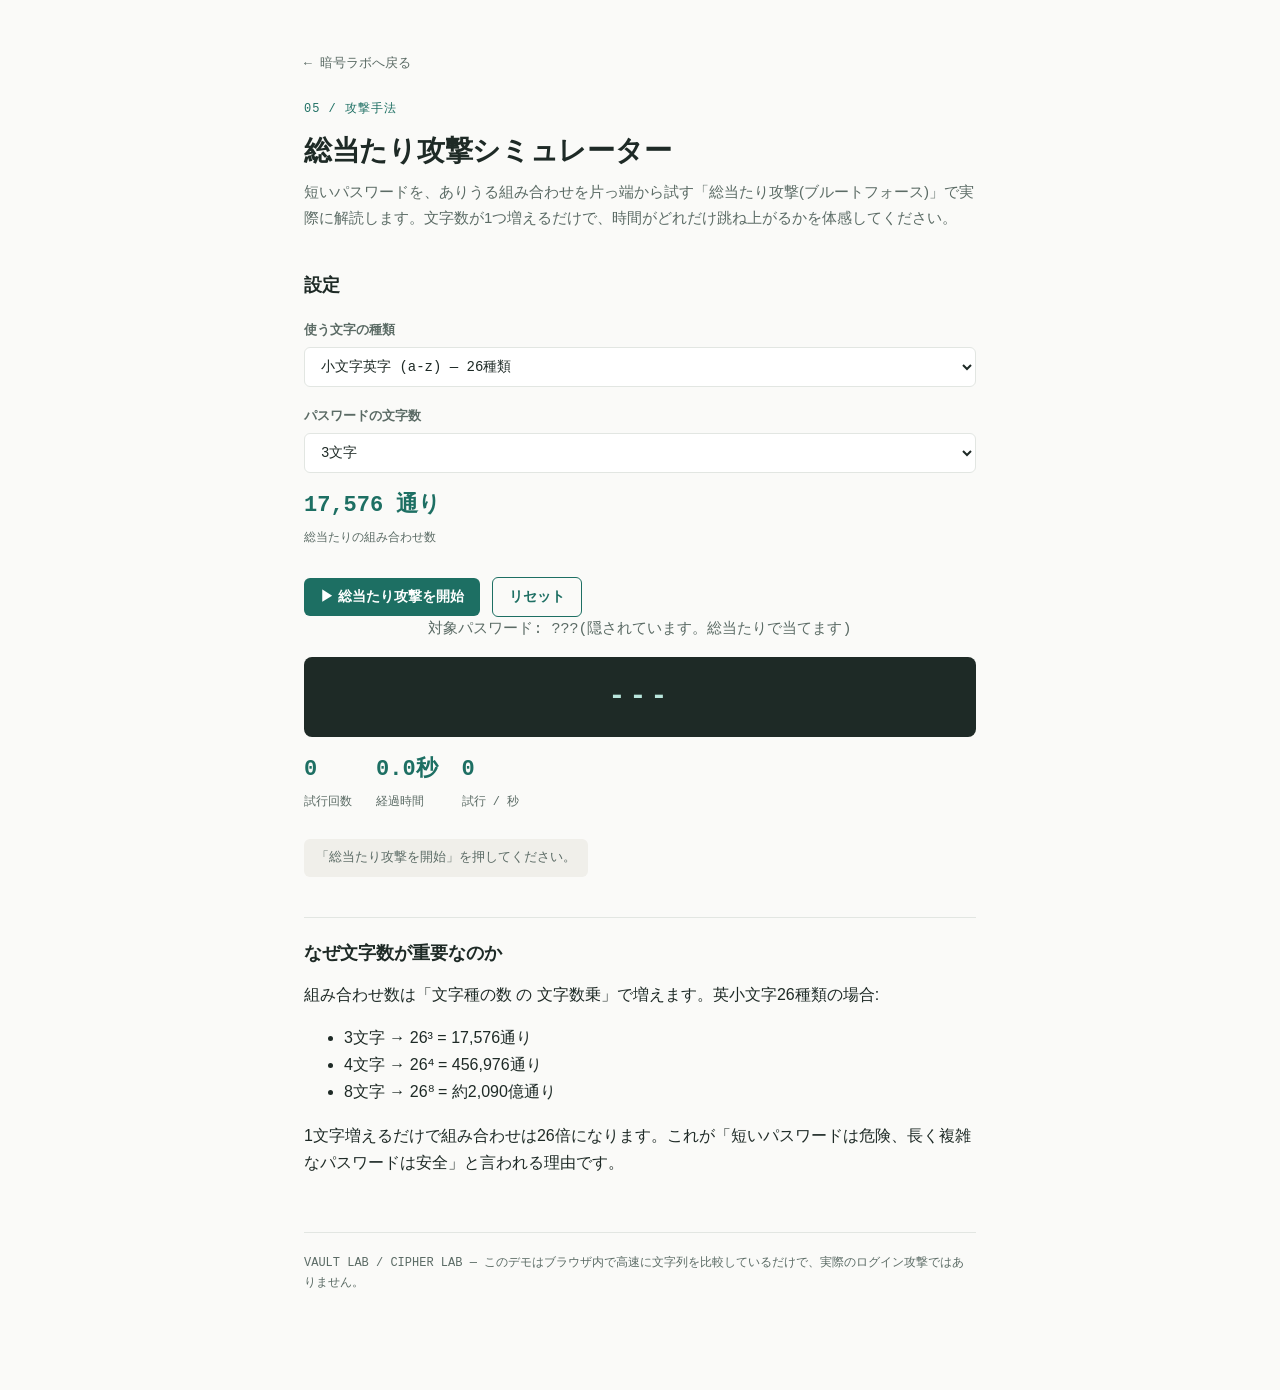
<file: crypto-vault-games/bruteforce.html>
<!DOCTYPE html>
<html lang="ja">
<head>
<meta charset="UTF-8">
<meta name="viewport" content="width=device-width, initial-scale=1.0">
<title>総当たり攻撃シミュレーター | 暗号ラボ</title>
<link rel="stylesheet" href="shared.css">
<style>
  .attempt-display {
    font-family: var(--mono); font-size: 28px; font-weight: 700;
    background: var(--ink); color: #B9E6DC; border-radius: 8px;
    padding: 16px; text-align: center; letter-spacing: 0.15em; margin: 14px 0;
  }
  .target-display {
    font-family: var(--mono); font-size: 15px; color: var(--ink-soft); text-align: center; margin-bottom: 4px;
  }
</style>
</head>
<body>
<div class="wrap">
  <a class="back-link" href="hub.html">← 暗号ラボへ戻る</a>
  <p class="eyebrow">05 / 攻撃手法</p>
  <h1>総当たり攻撃シミュレーター</h1>
  <p class="lead">短いパスワードを、ありうる組み合わせを片っ端から試す「総当たり攻撃(ブルートフォース)」で実際に解読します。文字数が1つ増えるだけで、時間がどれだけ跳ね上がるかを体感してください。</p>

  <h2>設定</h2>
  <label for="charsetSelect">使う文字の種類</label>
  <select id="charsetSelect">
    <option value="0123456789">数字のみ (0-9) — 10種類</option>
    <option value="abcdefghijklmnopqrstuvwxyz" selected>小文字英字 (a-z) — 26種類</option>
    <option value="abcdefghijklmnopqrstuvwxyz0123456789">英数字小文字 — 36種類</option>
  </select>

  <label for="lengthSelect">パスワードの文字数</label>
  <select id="lengthSelect">
    <option value="2">2文字</option>
    <option value="3" selected>3文字</option>
    <option value="4">4文字</option>
  </select>

  <div class="stat-row">
    <div class="stat"><span class="num" id="keyspaceStat">—</span><span class="label">総当たりの組み合わせ数</span></div>
  </div>

  <button id="startBtn">▶ 総当たり攻撃を開始</button>
  <button id="resetBtn" class="secondary">リセット</button>

  <div class="target-display" id="targetDisplay">対象パスワード: ??? (設定を変えると新しいパスワードが選ばれます)</div>
  <div class="attempt-display" id="attemptDisplay">-------</div>

  <div class="stat-row">
    <div class="stat"><span class="num" id="triedStat">0</span><span class="label">試行回数</span></div>
    <div class="stat"><span class="num" id="timeStat">0.0秒</span><span class="label">経過時間</span></div>
    <div class="stat"><span class="num" id="speedStat">0</span><span class="label">試行 / 秒</span></div>
  </div>

  <div id="resultStatus" class="status pending">「総当たり攻撃を開始」を押してください。</div>

  <h2>なぜ文字数が重要なのか</h2>
  <p>組み合わせ数は「文字種の数 の 文字数乗」で増えます。英小文字26種類の場合:</p>
  <ul>
    <li>3文字 → 26³ = 17,576通り</li>
    <li>4文字 → 26⁴ = 456,976通り</li>
    <li>8文字 → 26⁸ = 約2,090億通り</li>
  </ul>
  <p>1文字増えるだけで組み合わせは26倍になります。これが「短いパスワードは危険、長く複雑なパスワードは安全」と言われる理由です。</p>

  <footer class="page-footer">
    VAULT LAB / CIPHER LAB — このデモはブラウザ内で高速に文字列を比較しているだけで、実際のログイン攻撃ではありません。
  </footer>
</div>

<script>
const charsetSelect = document.getElementById("charsetSelect");
const lengthSelect = document.getElementById("lengthSelect");
const keyspaceStat = document.getElementById("keyspaceStat");
const targetDisplay = document.getElementById("targetDisplay");
const attemptDisplay = document.getElementById("attemptDisplay");
const triedStat = document.getElementById("triedStat");
const timeStat = document.getElementById("timeStat");
const speedStat = document.getElementById("speedStat");
const resultStatus = document.getElementById("resultStatus");
const startBtn = document.getElementById("startBtn");
const resetBtn = document.getElementById("resetBtn");

let target = "";
let running = false;
let counter = [];
let tried = 0;
let startTime = 0;
let intervalId = null;
let charset = "";
let length = 3;

function pickNewTarget() {
  charset = charsetSelect.value;
  length = parseInt(lengthSelect.value, 10);
  target = "";
  for (let i = 0; i < length; i++) {
    target += charset[Math.floor(Math.random() * charset.length)];
  }
  const keyspace = Math.pow(charset.length, length);
  keyspaceStat.textContent = keyspace.toLocaleString("ja-JP") + " 通り";
  targetDisplay.textContent = "対象パスワード: " + "?".repeat(length) + "(隠されています。総当たりで当てます)";
  resultStatus.className = "status pending";
  resultStatus.textContent = "「総当たり攻撃を開始」を押してください。";
  attemptDisplay.textContent = "-".repeat(length);
  tried = 0;
  triedStat.textContent = "0";
  timeStat.textContent = "0.0秒";
  speedStat.textContent = "0";
  counter = new Array(length).fill(0);
}

function counterToString() {
  return counter.map(i => charset[i]).join("");
}

function incrementCounter() {
  for (let i = counter.length - 1; i >= 0; i--) {
    counter[i]++;
    if (counter[i] < charset.length) return true;
    counter[i] = 0;
  }
  return false; // 全組み合わせを使い切った(桁あふれ)
}

function stepBatch() {
  const BATCH = 400; // 1ティックあたりの試行数(UIをブロックしないように調整)
  for (let i = 0; i < BATCH; i++) {
    const guess = counterToString();
    tried++;
    if (guess === target) {
      attemptDisplay.textContent = guess;
      finish(true);
      return;
    }
    if (!incrementCounter()) {
      attemptDisplay.textContent = guess;
      finish(false);
      return;
    }
  }
  attemptDisplay.textContent = counterToString();
  const elapsed = (performance.now() - startTime) / 1000;
  triedStat.textContent = tried.toLocaleString("ja-JP");
  timeStat.textContent = elapsed.toFixed(1) + "秒";
  speedStat.textContent = Math.round(tried / Math.max(elapsed, 0.001)).toLocaleString("ja-JP");
}

function finish(found) {
  clearInterval(intervalId);
  running = false;
  const elapsed = (performance.now() - startTime) / 1000;
  triedStat.textContent = tried.toLocaleString("ja-JP");
  timeStat.textContent = elapsed.toFixed(1) + "秒";
  speedStat.textContent = Math.round(tried / Math.max(elapsed, 0.001)).toLocaleString("ja-JP");
  targetDisplay.textContent = "対象パスワード: " + target + "(公開)";
  if (found) {
    resultStatus.className = "status ok";
    resultStatus.textContent = "解読成功！ " + tried.toLocaleString("ja-JP") + " 回の試行、" + elapsed.toFixed(2) + " 秒で見つかりました。";
  } else {
    resultStatus.className = "status pending";
    resultStatus.textContent = "全組み合わせを試しましたが見つかりませんでした(内部エラー)。";
  }
  startBtn.textContent = "▶ もう一度実行";
}

startBtn.addEventListener("click", () => {
  if (running) return;
  if (!target) pickNewTarget();
  running = true;
  tried = 0;
  counter = new Array(length).fill(0);
  startTime = performance.now();
  resultStatus.className = "status pending";
  resultStatus.textContent = "攻撃中…";
  startBtn.textContent = "▶ 実行中…";
  intervalId = setInterval(stepBatch, 16);
});

resetBtn.addEventListener("click", () => {
  clearInterval(intervalId);
  running = false;
  startBtn.textContent = "▶ 総当たり攻撃を開始";
  pickNewTarget();
});

charsetSelect.addEventListener("change", () => { clearInterval(intervalId); running = false; startBtn.textContent = "▶ 総当たり攻撃を開始"; pickNewTarget(); });
lengthSelect.addEventListener("change", () => { clearInterval(intervalId); running = false; startBtn.textContent = "▶ 総当たり攻撃を開始"; pickNewTarget(); });

pickNewTarget();
</script>
</body>
</html>
</file>
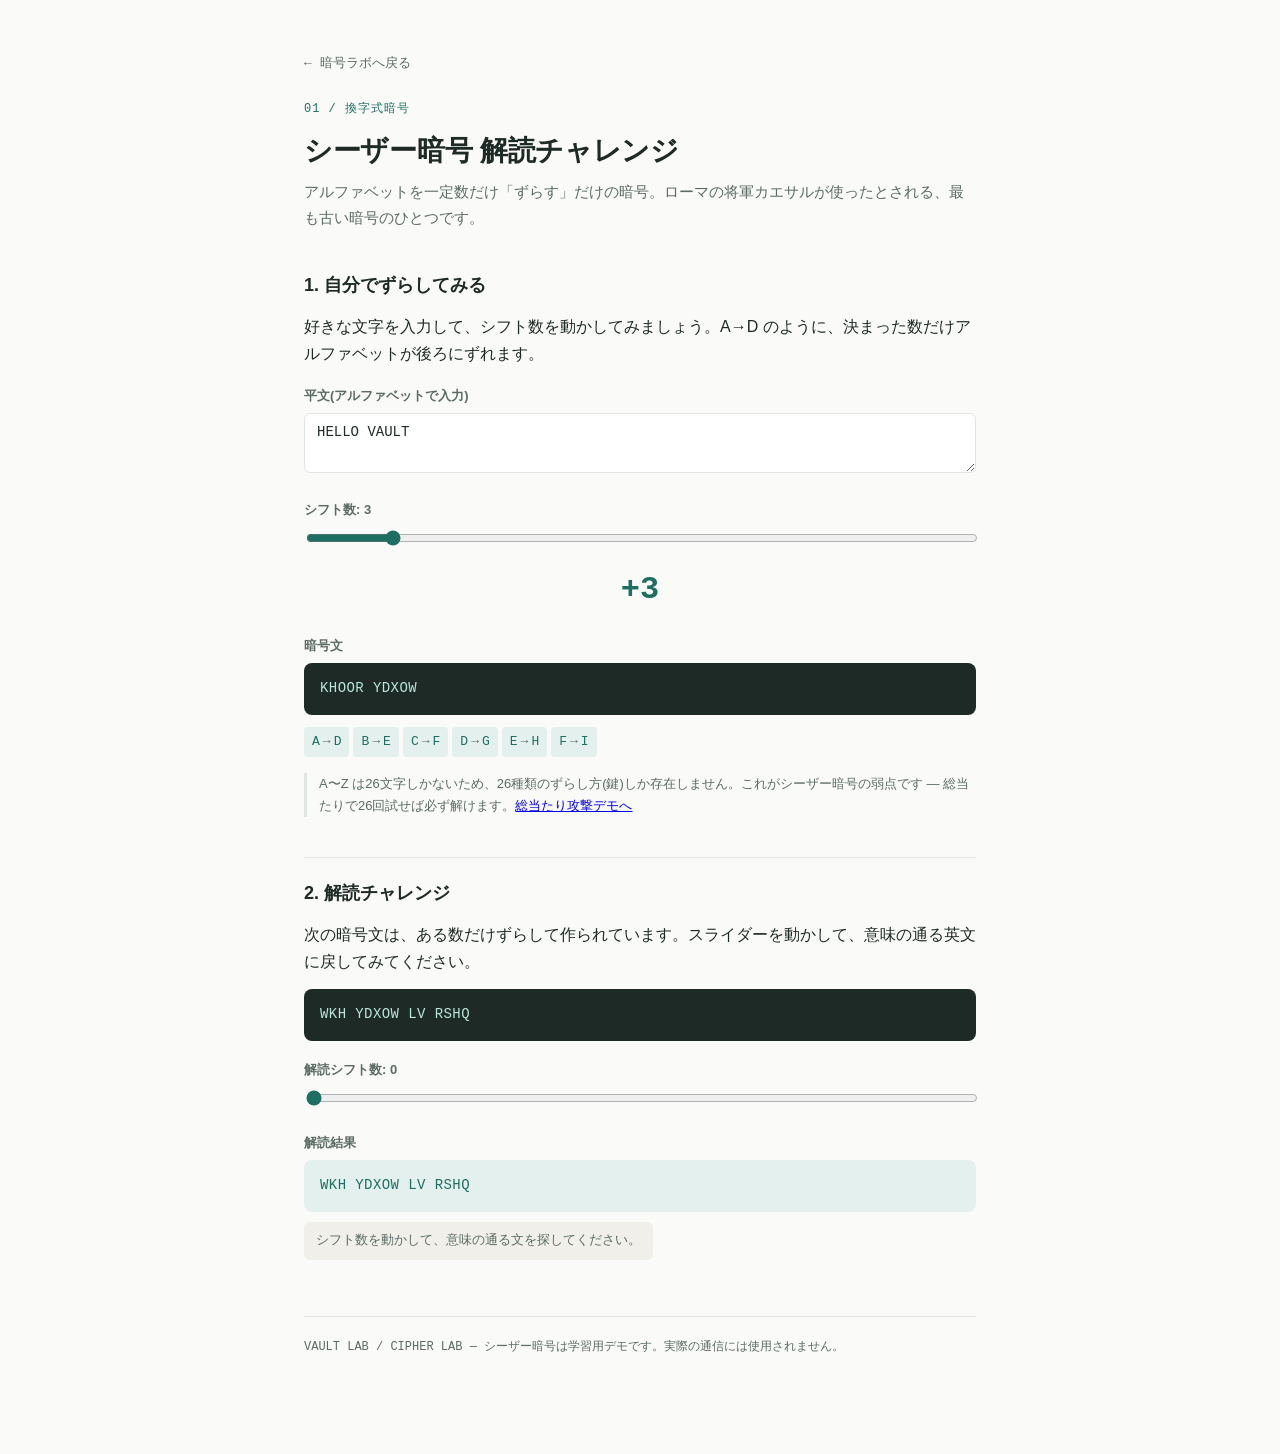
<file: crypto-vault-games/caesar.html>
<!DOCTYPE html>
<html lang="ja">
<head>
<meta charset="UTF-8">
<meta name="viewport" content="width=device-width, initial-scale=1.0">
<title>シーザー暗号 解読チャレンジ | 暗号ラボ</title>
<link rel="stylesheet" href="shared.css">
<style>
  .shift-display { font-family: var(--mono); font-size: 32px; font-weight: 700; color: var(--accent); text-align: center; margin: 8px 0; }
  .map-row { display: flex; flex-wrap: wrap; gap: 4px; font-family: var(--mono); font-size: 13px; margin: 12px 0; }
  .map-cell { background: var(--accent-soft); color: var(--accent); border-radius: 4px; padding: 4px 8px; }
  .map-cell .arrow { color: var(--ink-soft); margin: 0 3px; }
</style>
</head>
<body>
<div class="wrap">
  <a class="back-link" href="hub.html">← 暗号ラボへ戻る</a>
  <p class="eyebrow">01 / 換字式暗号</p>
  <h1>シーザー暗号 解読チャレンジ</h1>
  <p class="lead">アルファベットを一定数だけ「ずらす」だけの暗号。ローマの将軍カエサルが使ったとされる、最も古い暗号のひとつです。</p>

  <h2>1. 自分でずらしてみる</h2>
  <p>好きな文字を入力して、シフト数を動かしてみましょう。A→D のように、決まった数だけアルファベットが後ろにずれます。</p>

  <label for="plainInput">平文(アルファベットで入力)</label>
  <textarea id="plainInput">HELLO VAULT</textarea>

  <label for="shiftRange">シフト数: <span id="shiftVal">3</span></label>
  <input type="range" id="shiftRange" min="0" max="25" value="3">
  <div class="shift-display" id="shiftDisplay">+3</div>

  <label>暗号文</label>
  <div class="cipher-strip" id="cipherOut">KHOOR YDXOW</div>

  <div class="map-row" id="mapRow"></div>
  <p class="note">A〜Z は26文字しかないため、26種類のずらし方(鍵)しか存在しません。これがシーザー暗号の弱点です — 総当たりで26回試せば必ず解けます。<a href="bruteforce.html">総当たり攻撃デモへ</a></p>

  <h2>2. 解読チャレンジ</h2>
  <p>次の暗号文は、ある数だけずらして作られています。スライダーを動かして、意味の通る英文に戻してみてください。</p>

  <div class="cipher-strip">WKH YDXOW LV RSHQ</div>

  <label for="decodeRange">解読シフト数: <span id="decodeVal">0</span></label>
  <input type="range" id="decodeRange" min="0" max="25" value="0">

  <label>解読結果</label>
  <div class="plain-strip" id="decodeOut">WKH YDXOW LV RSHQ</div>

  <div id="decodeStatus" class="status pending">シフト数を動かして、意味の通る文を探してください。</div>

  <footer class="page-footer">
    VAULT LAB / CIPHER LAB — シーザー暗号は学習用デモです。実際の通信には使用されません。
  </footer>
</div>

<script>
function shiftLetter(ch, n) {
  const code = ch.charCodeAt(0);
  if (code >= 65 && code <= 90) { // A-Z
    return String.fromCharCode(((code - 65 + n) % 26 + 26) % 26 + 65);
  }
  if (code >= 97 && code <= 122) { // a-z
    return String.fromCharCode(((code - 97 + n) % 26 + 26) % 26 + 97);
  }
  return ch; // スペースや記号はそのまま
}
function caesar(str, n) {
  return str.split("").map(c => shiftLetter(c, n)).join("");
}

// --- 1. 自分でずらしてみる ---
const plainInput = document.getElementById("plainInput");
const shiftRange = document.getElementById("shiftRange");
const shiftVal = document.getElementById("shiftVal");
const shiftDisplay = document.getElementById("shiftDisplay");
const cipherOut = document.getElementById("cipherOut");
const mapRow = document.getElementById("mapRow");

function updateEncode() {
  const n = parseInt(shiftRange.value, 10);
  shiftVal.textContent = n;
  shiftDisplay.textContent = (n >= 0 ? "+" : "") + n;
  const plain = plainInput.value.toUpperCase();
  cipherOut.textContent = caesar(plain, n) || "(入力してください)";

  // マッピング表: A〜Fだけ例示
  mapRow.innerHTML = "";
  "ABCDEF".split("").forEach(ch => {
    const mapped = shiftLetter(ch, n);
    const cell = document.createElement("div");
    cell.className = "map-cell";
    cell.innerHTML = ch + '<span class="arrow">→</span>' + mapped;
    mapRow.appendChild(cell);
  });
}
plainInput.addEventListener("input", updateEncode);
shiftRange.addEventListener("input", updateEncode);
updateEncode();

// --- 2. 解読チャレンジ ---
const CIPHERTEXT = "WKH YDXOW LV RSHQ"; // shift 3 の "THE VAULT IS OPEN"
const ANSWER_SHIFT = 3;
const decodeRange = document.getElementById("decodeRange");
const decodeVal = document.getElementById("decodeVal");
const decodeOut = document.getElementById("decodeOut");
const decodeStatus = document.getElementById("decodeStatus");

function updateDecode() {
  const n = parseInt(decodeRange.value, 10);
  decodeVal.textContent = n;
  // 解読は「逆方向」にずらす = -n
  const result = caesar(CIPHERTEXT, -n);
  decodeOut.textContent = result;

  if (n === ANSWER_SHIFT) {
    decodeStatus.className = "status ok";
    decodeStatus.textContent = "正解！ シフト数 " + n + " で読めるようになりました。";
  } else {
    decodeStatus.className = "status pending";
    decodeStatus.textContent = "シフト数を動かして、意味の通る文を探してください。";
  }
}
decodeRange.addEventListener("input", updateDecode);
updateDecode();
</script>
</body>
</html>
</file>
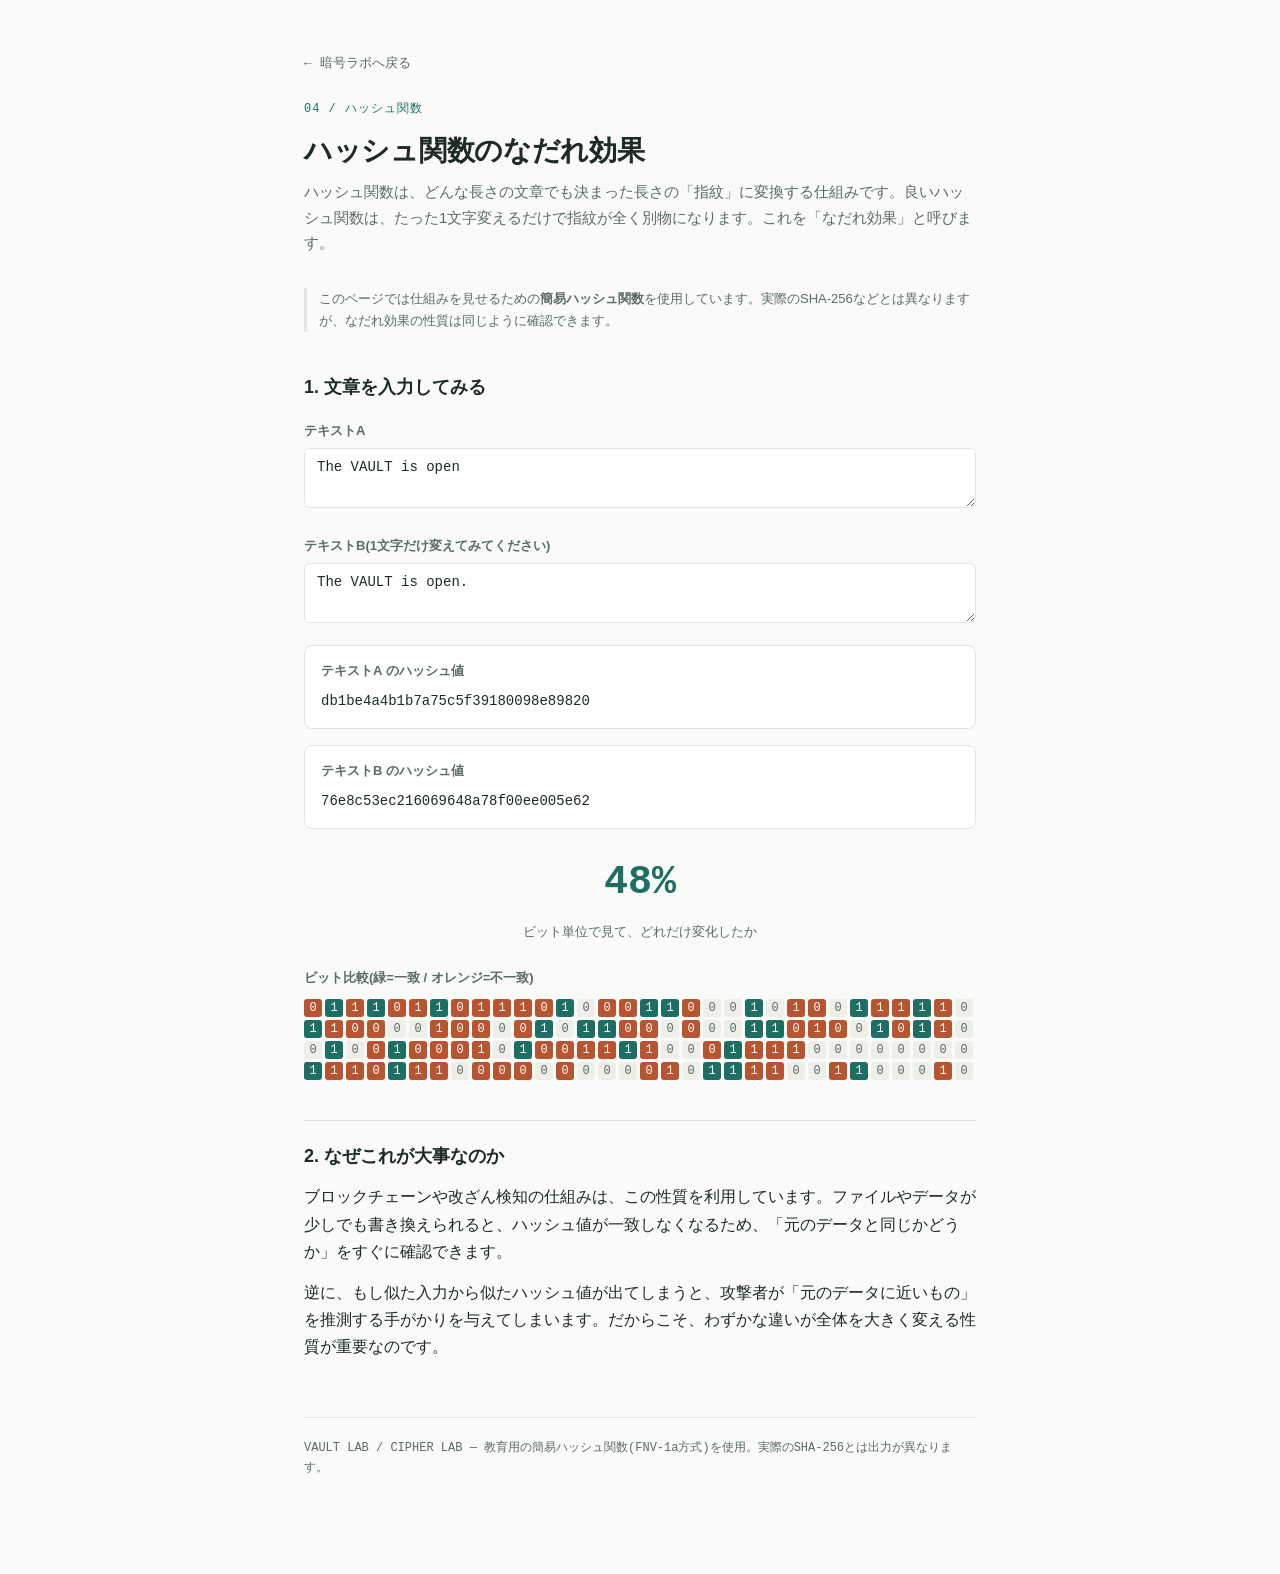
<file: crypto-vault-games/hash-avalanche.html>
<!DOCTYPE html>
<html lang="ja">
<head>
<meta charset="UTF-8">
<meta name="viewport" content="width=device-width, initial-scale=1.0">
<title>ハッシュ関数のなだれ効果 | 暗号ラボ</title>
<link rel="stylesheet" href="shared.css">
<style>
  .compare { display: grid; grid-template-columns: 1fr; gap: 16px; margin: 14px 0; }
  .compare-item { background: var(--card); border: 1px solid var(--line); border-radius: 8px; padding: 14px 16px; }
  .compare-item h4 { margin: 0 0 8px; font-size: 13px; color: var(--ink-soft); }
  .compare-item .hash { font-family: var(--mono); font-size: 14px; word-break: break-all; }
  .diff-percent { font-family: var(--mono); font-size: 40px; font-weight: 700; color: var(--accent); text-align: center; margin: 20px 0 4px; }
  .diff-label { text-align: center; color: var(--ink-soft); font-size: 13px; }
</style>
</head>
<body>
<div class="wrap">
  <a class="back-link" href="hub.html">← 暗号ラボへ戻る</a>
  <p class="eyebrow">04 / ハッシュ関数</p>
  <h1>ハッシュ関数のなだれ効果</h1>
  <p class="lead">ハッシュ関数は、どんな長さの文章でも決まった長さの「指紋」に変換する仕組みです。良いハッシュ関数は、たった1文字変えるだけで指紋が全く別物になります。これを「なだれ効果」と呼びます。</p>

  <p class="note">このページでは仕組みを見せるための<strong>簡易ハッシュ関数</strong>を使用しています。実際のSHA-256などとは異なりますが、なだれ効果の性質は同じように確認できます。</p>

  <h2>1. 文章を入力してみる</h2>
  <label for="textA">テキストA</label>
  <textarea id="textA">The VAULT is open</textarea>

  <label for="textB">テキストB(1文字だけ変えてみてください)</label>
  <textarea id="textB">The VAULT is open.</textarea>

  <div class="compare">
    <div class="compare-item">
      <h4>テキストA のハッシュ値</h4>
      <div class="hash" id="hashA">—</div>
    </div>
    <div class="compare-item">
      <h4>テキストB のハッシュ値</h4>
      <div class="hash" id="hashB">—</div>
    </div>
  </div>

  <div class="diff-percent" id="diffPercent">—</div>
  <div class="diff-label">ビット単位で見て、どれだけ変化したか</div>

  <label style="margin-top:24px;">ビット比較(緑=一致 / オレンジ=不一致)</label>
  <div class="bitgrid" id="bitCompare"></div>

  <h2>2. なぜこれが大事なのか</h2>
  <p>ブロックチェーンや改ざん検知の仕組みは、この性質を利用しています。ファイルやデータが少しでも書き換えられると、ハッシュ値が一致しなくなるため、「元のデータと同じかどうか」をすぐに確認できます。</p>
  <p>逆に、もし似た入力から似たハッシュ値が出てしまうと、攻撃者が「元のデータに近いもの」を推測する手がかりを与えてしまいます。だからこそ、わずかな違いが全体を大きく変える性質が重要なのです。</p>

  <footer class="page-footer">
    VAULT LAB / CIPHER LAB — 教育用の簡易ハッシュ関数(FNV-1a方式)を使用。実際のSHA-256とは出力が異なります。
  </footer>
</div>

<script>
// FNV-1a ベースの教育用簡易ハッシュ(実際のSHA-256ではない)
function simpleHash(str) {
  let h1 = 0x811c9dc5, h2 = 0x01000193, h3 = 0x9e3779b9, h4 = 0x85ebca6b;
  for (let i = 0; i < str.length; i++) {
    const c = str.charCodeAt(i);
    h1 = (h1 ^ c) * 0x01000193 >>> 0;
    h2 = (h2 + c * 0x85ebca6b) >>> 0;
    h3 = ((h3 ^ (c << (i % 13))) * 0x27d4eb2f) >>> 0;
    h4 = ((h4 + (c * (i + 1))) ^ h1) >>> 0;
  }
  const hex = (n) => n.toString(16).padStart(8, "0");
  return hex(h1) + hex(h2) + hex(h3) + hex(h4);
}

function hexToBits(hex) {
  return hex.split("").flatMap(ch => {
    const n = parseInt(ch, 16);
    return n.toString(2).padStart(4, "0").split("").map(Number);
  });
}

const textA = document.getElementById("textA");
const textB = document.getElementById("textB");
const hashA = document.getElementById("hashA");
const hashB = document.getElementById("hashB");
const diffPercent = document.getElementById("diffPercent");
const bitCompare = document.getElementById("bitCompare");

function update() {
  const hA = simpleHash(textA.value);
  const hB = simpleHash(textB.value);
  hashA.textContent = hA;
  hashB.textContent = hB;

  const bitsA = hexToBits(hA);
  const bitsB = hexToBits(hB);
  let diffCount = 0;
  bitCompare.innerHTML = "";
  bitsA.forEach((b, i) => {
    const same = b === bitsB[i];
    if (!same) diffCount++;
    const div = document.createElement("div");
    div.className = "bit" + (same ? "" : " diff") + (same && b ? " on" : "");
    div.textContent = bitsB[i];
    bitCompare.appendChild(div);
  });
  const pct = Math.round((diffCount / bitsA.length) * 100);
  diffPercent.textContent = pct + "%";
}

textA.addEventListener("input", update);
textB.addEventListener("input", update);
update();
</script>
</body>
</html>
</file>
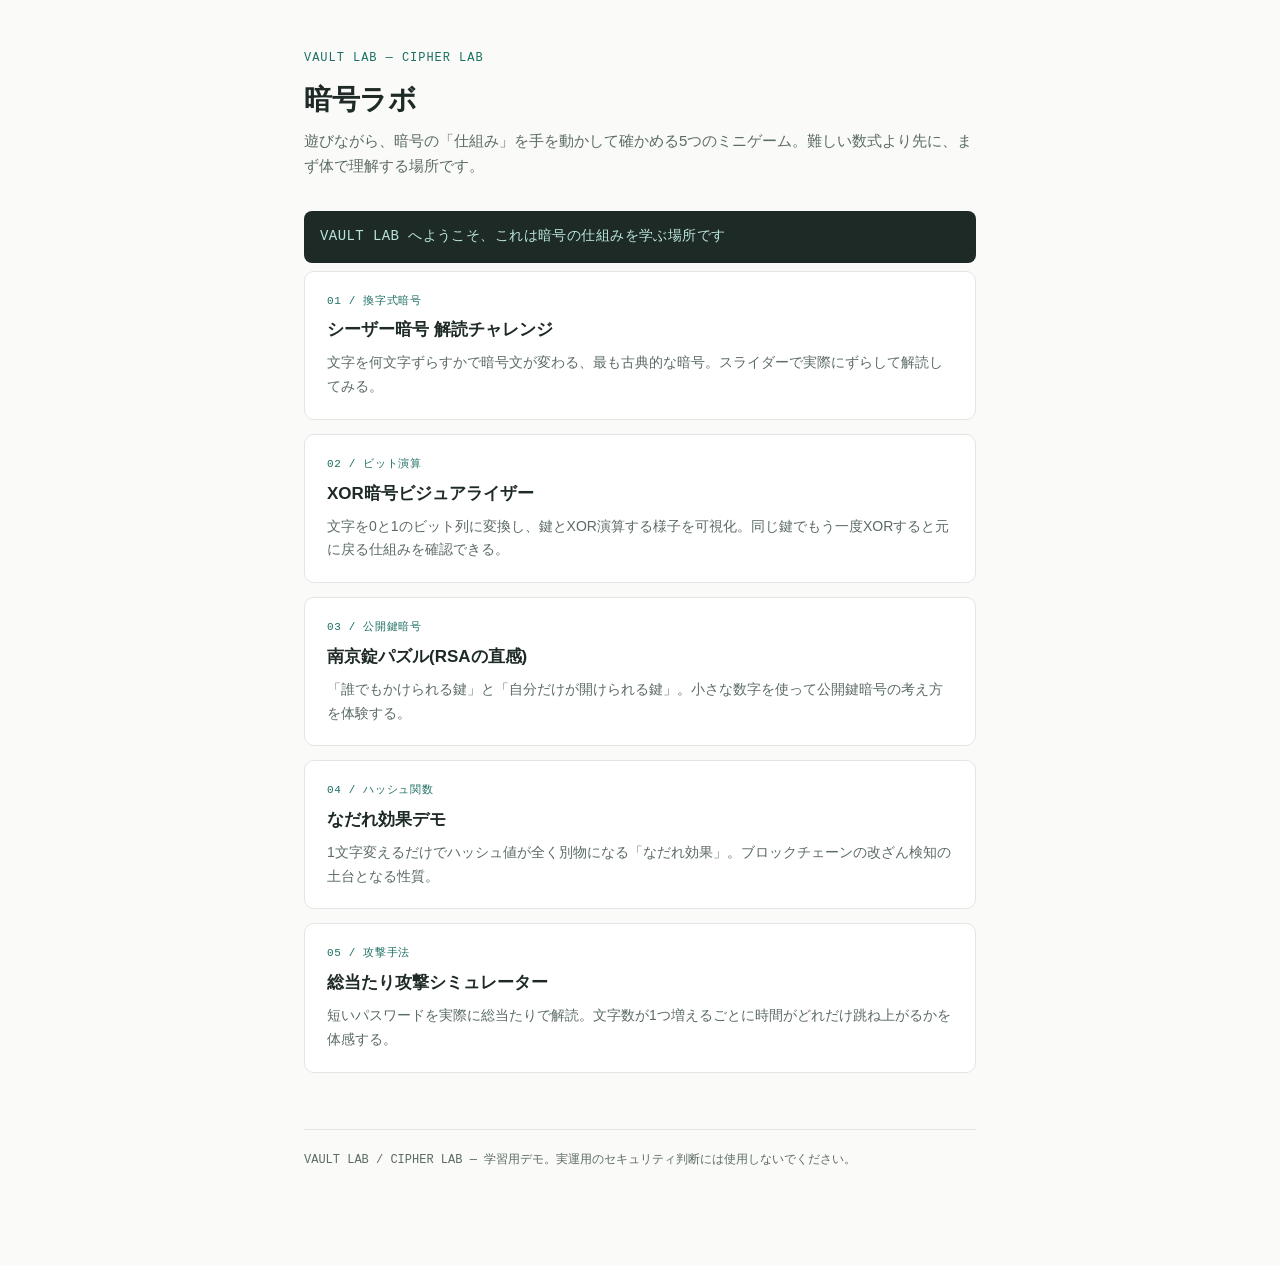
<file: crypto-vault-games/hub.html>
<!DOCTYPE html>
<html lang="ja">
<head>
<meta charset="UTF-8">
<meta name="viewport" content="width=device-width, initial-scale=1.0">
<title>暗号ラボ | VAULT LAB</title>
<link rel="stylesheet" href="shared.css">
<style>
  .grid { display: grid; gap: 14px; margin-top: 8px; }
  .game-card {
    display: block;
    text-decoration: none;
    color: inherit;
    background: var(--card);
    border: 1px solid var(--line);
    border-radius: 10px;
    padding: 20px 22px;
    transition: border-color 0.15s, transform 0.15s;
  }
  .game-card:hover { border-color: var(--accent); transform: translateX(2px); }
  .game-card .tag {
    font-family: var(--mono);
    font-size: 11px;
    color: var(--accent);
    text-transform: uppercase;
    letter-spacing: 0.06em;
  }
  .game-card h3 { margin: 6px 0 6px; font-size: 17px; }
  .game-card p { margin: 0; font-size: 14px; color: var(--ink-soft); }
  .hero-strip {
    margin-top: 18px;
  }
</style>
</head>
<body>
<div class="wrap">

  <p class="eyebrow">VAULT LAB — CIPHER LAB</p>
  <h1>暗号ラボ</h1>
  <p class="lead">遊びながら、暗号の「仕組み」を手を動かして確かめる5つのミニゲーム。難しい数式より先に、まず体で理解する場所です。</p>

  <div class="cipher-strip hero-strip" id="heroStrip">読み込み中...</div>

  <div class="grid">
    <a class="game-card" href="caesar.html">
      <div class="tag">01 / 換字式暗号</div>
      <h3>シーザー暗号 解読チャレンジ</h3>
      <p>文字を何文字ずらすかで暗号文が変わる、最も古典的な暗号。スライダーで実際にずらして解読してみる。</p>
    </a>

    <a class="game-card" href="xor.html">
      <div class="tag">02 / ビット演算</div>
      <h3>XOR暗号ビジュアライザー</h3>
      <p>文字を0と1のビット列に変換し、鍵とXOR演算する様子を可視化。同じ鍵でもう一度XORすると元に戻る仕組みを確認できる。</p>
    </a>

    <a class="game-card" href="rsa-lock.html">
      <div class="tag">03 / 公開鍵暗号</div>
      <h3>南京錠パズル(RSAの直感)</h3>
      <p>「誰でもかけられる鍵」と「自分だけが開けられる鍵」。小さな数字を使って公開鍵暗号の考え方を体験する。</p>
    </a>

    <a class="game-card" href="hash-avalanche.html">
      <div class="tag">04 / ハッシュ関数</div>
      <h3>なだれ効果デモ</h3>
      <p>1文字変えるだけでハッシュ値が全く別物になる「なだれ効果」。ブロックチェーンの改ざん検知の土台となる性質。</p>
    </a>

    <a class="game-card" href="bruteforce.html">
      <div class="tag">05 / 攻撃手法</div>
      <h3>総当たり攻撃シミュレーター</h3>
      <p>短いパスワードを実際に総当たりで解読。文字数が1つ増えるごとに時間がどれだけ跳ね上がるかを体感する。</p>
    </a>
  </div>

  <footer class="page-footer">
    VAULT LAB / CIPHER LAB — 学習用デモ。実運用のセキュリティ判断には使用しないでください。
  </footer>
</div>

<script>
// ヒーロー部の暗号文ストリップ: 平文とシーザー暗号文を交互に見せる小さな演出
const heroText = "VAULT LAB へようこそ、これは暗号の仕組みを学ぶ場所です";
function caesarShift(str, shift) {
  return str.split("").map(ch => {
    const code = ch.codePointAt(0);
    // 日本語はコードポイントをそのままシフトして雰囲気だけ出す(可逆ではあるが実用的暗号ではない)
    return String.fromCodePoint(code + shift);
  }).join("");
}
const el = document.getElementById("heroStrip");
let shown = 0;
function render() {
  if (shown % 2 === 0) {
    el.textContent = heroText;
  } else {
    el.textContent = caesarShift(heroText, 3);
  }
  shown++;
}
render();
setInterval(render, 2200);
</script>
</body>
</html>
</file>
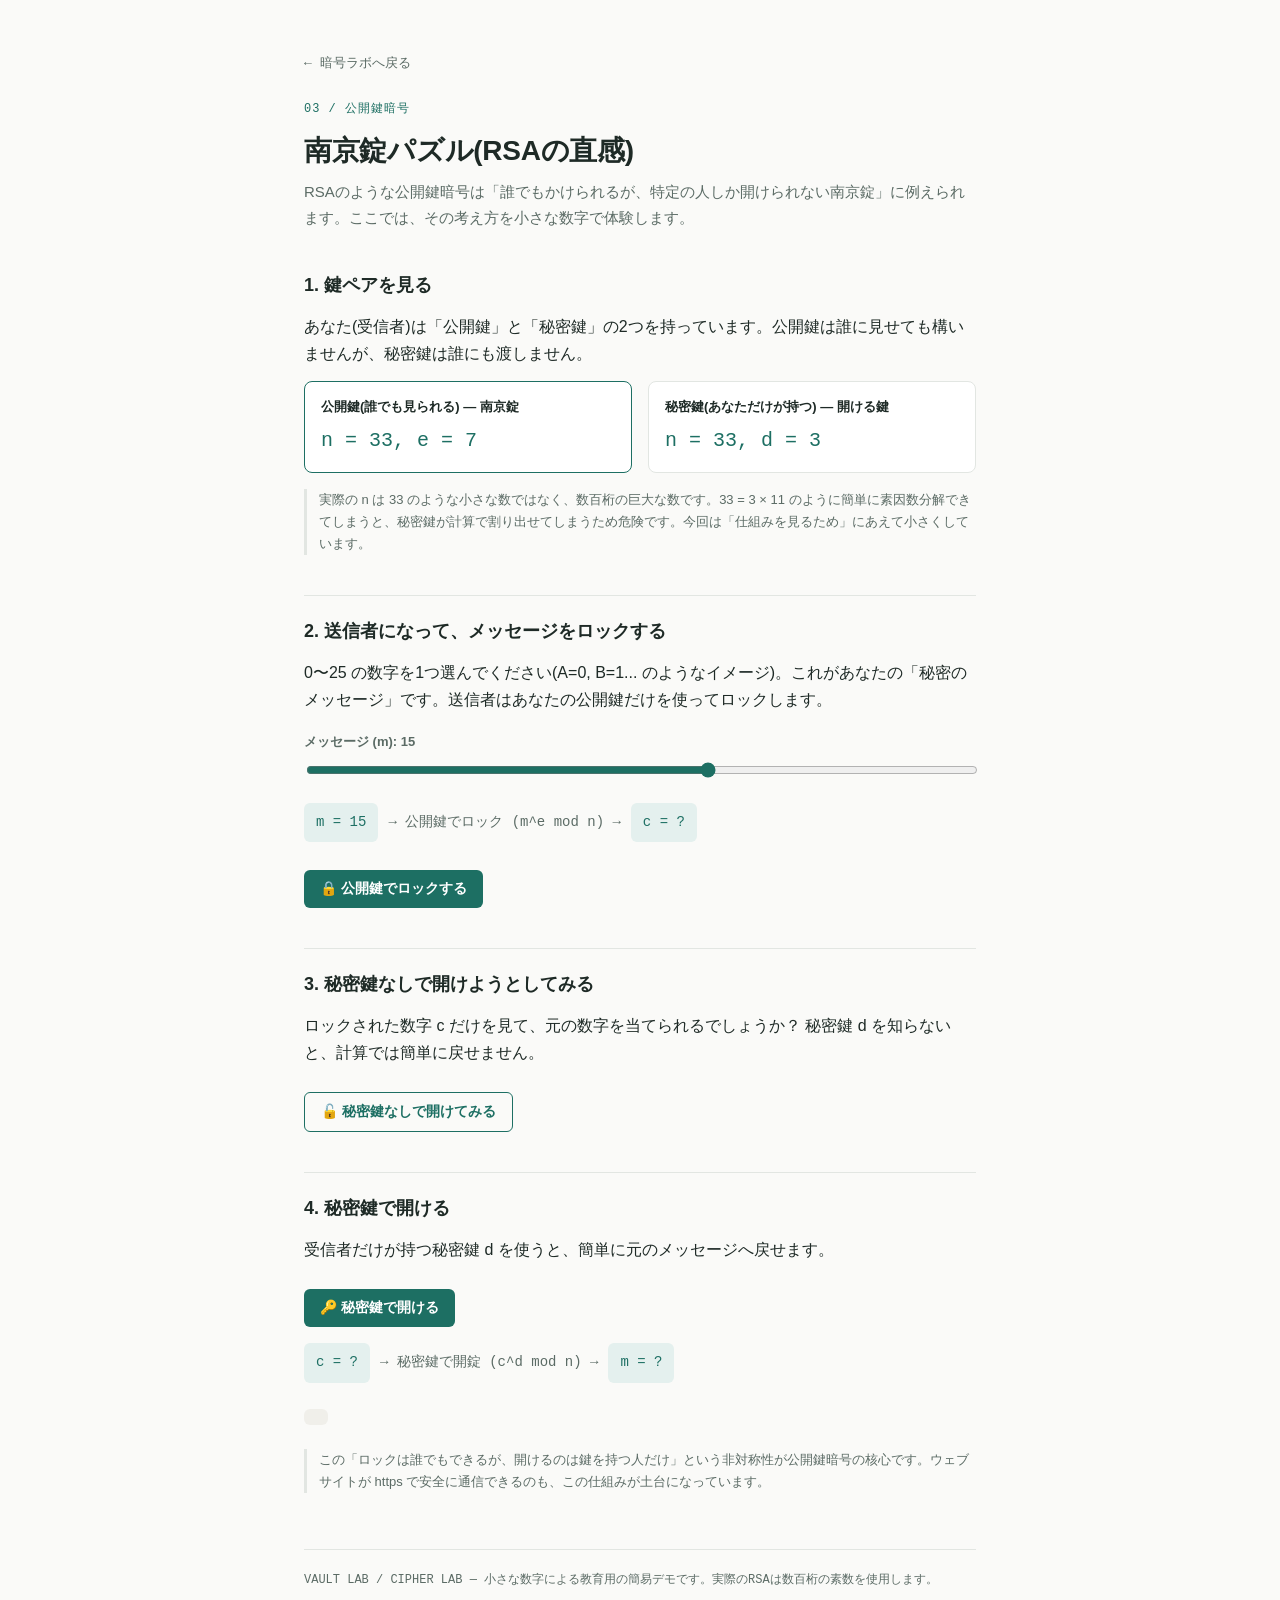
<file: crypto-vault-games/rsa-lock.html>
<!DOCTYPE html>
<html lang="ja">
<head>
<meta charset="UTF-8">
<meta name="viewport" content="width=device-width, initial-scale=1.0">
<title>南京錠パズル(RSAの直感) | 暗号ラボ</title>
<link rel="stylesheet" href="shared.css">
<style>
  .key-pair { display: flex; gap: 16px; flex-wrap: wrap; margin: 14px 0; }
  .key-box {
    flex: 1; min-width: 200px;
    background: var(--card); border: 1px solid var(--line); border-radius: 8px;
    padding: 14px 16px;
  }
  .key-box.public { border-color: var(--accent); }
  .key-box h4 { margin: 0 0 6px; font-size: 13px; }
  .key-box .val { font-family: var(--mono); font-size: 20px; color: var(--accent); }
  .lock-flow { display: flex; align-items: center; gap: 10px; flex-wrap: wrap; font-family: var(--mono); font-size: 14px; margin: 16px 0; }
  .lock-flow .box { background: var(--accent-soft); color: var(--accent); border-radius: 6px; padding: 8px 12px; }
  .lock-flow .arrow { color: var(--ink-soft); }
</style>
</head>
<body>
<div class="wrap">
  <a class="back-link" href="hub.html">← 暗号ラボへ戻る</a>
  <p class="eyebrow">03 / 公開鍵暗号</p>
  <h1>南京錠パズル(RSAの直感)</h1>
  <p class="lead">RSAのような公開鍵暗号は「誰でもかけられるが、特定の人しか開けられない南京錠」に例えられます。ここでは、その考え方を小さな数字で体験します。</p>

  <h2>1. 鍵ペアを見る</h2>
  <p>あなた(受信者)は「公開鍵」と「秘密鍵」の2つを持っています。公開鍵は誰に見せても構いませんが、秘密鍵は誰にも渡しません。</p>

  <div class="key-pair">
    <div class="key-box public">
      <h4>公開鍵(誰でも見られる) — 南京錠</h4>
      <div class="val">n = 33, e = 7</div>
    </div>
    <div class="key-box">
      <h4>秘密鍵(あなただけが持つ) — 開ける鍵</h4>
      <div class="val">n = 33, d = 3</div>
    </div>
  </div>
  <p class="note">実際の n は 33 のような小さな数ではなく、数百桁の巨大な数です。33 = 3 × 11 のように簡単に素因数分解できてしまうと、秘密鍵が計算で割り出せてしまうため危険です。今回は「仕組みを見るため」にあえて小さくしています。</p>

  <h2>2. 送信者になって、メッセージをロックする</h2>
  <p>0〜25 の数字を1つ選んでください(A=0, B=1... のようなイメージ)。これがあなたの「秘密のメッセージ」です。送信者はあなたの公開鍵だけを使ってロックします。</p>

  <label for="msgRange">メッセージ (m): <span id="msgVal">15</span></label>
  <input type="range" id="msgRange" min="0" max="25" value="15">

  <div class="lock-flow">
    <div class="box" id="mBox">m = 15</div>
    <span class="arrow">→ 公開鍵でロック (m^e mod n) →</span>
    <div class="box" id="cBox">c = ?</div>
  </div>

  <button id="lockBtn">🔒 公開鍵でロックする</button>

  <h2>3. 秘密鍵なしで開けようとしてみる</h2>
  <p>ロックされた数字 <span id="cRepeat">c</span> だけを見て、元の数字を当てられるでしょうか？ 秘密鍵 d を知らないと、計算では簡単に戻せません。</p>
  <button id="tryOpenBtn" class="secondary">🔓 秘密鍵なしで開けてみる</button>
  <div id="failStatus" class="status pending" style="display:none;">秘密鍵がないと、正しい数字には戻せません(実際の巨大な n ではこれは事実上不可能です)。</div>

  <h2>4. 秘密鍵で開ける</h2>
  <p>受信者だけが持つ秘密鍵 d を使うと、簡単に元のメッセージへ戻せます。</p>
  <button id="unlockBtn">🔑 秘密鍵で開ける</button>
  <div class="lock-flow">
    <div class="box" id="cBox2">c = ?</div>
    <span class="arrow">→ 秘密鍵で開錠 (c^d mod n) →</span>
    <div class="box" id="mBox2">m = ?</div>
  </div>
  <div id="unlockStatus" class="status pending"></div>

  <p class="note">この「ロックは誰でもできるが、開けるのは鍵を持つ人だけ」という非対称性が公開鍵暗号の核心です。ウェブサイトが https で安全に通信できるのも、この仕組みが土台になっています。</p>

  <footer class="page-footer">
    VAULT LAB / CIPHER LAB — 小さな数字による教育用の簡易デモです。実際のRSAは数百桁の素数を使用します。
  </footer>
</div>

<script>
// 教育用の小さなRSA: p=3, q=11, n=33, φ=20, e=7, d=3 (7*3=21 ≡ 1 mod 20)
const N = 33, E = 7, D = 3;

function modPow(base, exp, mod) {
  let result = 1;
  base = base % mod;
  while (exp > 0) {
    if (exp % 2 === 1) result = (result * base) % mod;
    exp = Math.floor(exp / 2);
    base = (base * base) % mod;
  }
  return result;
}

const msgRange = document.getElementById("msgRange");
const msgVal = document.getElementById("msgVal");
const mBox = document.getElementById("mBox");
const cBox = document.getElementById("cBox");
const cBox2 = document.getElementById("cBox2");
const mBox2 = document.getElementById("mBox2");
const cRepeat = document.getElementById("cRepeat");
const unlockStatus = document.getElementById("unlockStatus");
const failStatus = document.getElementById("failStatus");

let currentM = 15;
let currentC = null;

msgRange.addEventListener("input", () => {
  currentM = parseInt(msgRange.value, 10);
  msgVal.textContent = currentM;
  mBox.textContent = "m = " + currentM;
  // リセット
  currentC = null;
  cBox.textContent = "c = ?";
  cBox2.textContent = "c = ?";
  mBox2.textContent = "m = ?";
  cRepeat.textContent = "c";
  unlockStatus.textContent = "";
  unlockStatus.className = "status pending";
  failStatus.style.display = "none";
});

document.getElementById("lockBtn").addEventListener("click", () => {
  currentC = modPow(currentM, E, N);
  cBox.textContent = "c = " + currentC;
  cBox2.textContent = "c = " + currentC;
  cRepeat.textContent = currentC;
});

document.getElementById("tryOpenBtn").addEventListener("click", () => {
  if (currentC === null) {
    alert("先に「公開鍵でロックする」を押してください。");
    return;
  }
  failStatus.style.display = "inline-block";
});

document.getElementById("unlockBtn").addEventListener("click", () => {
  if (currentC === null) {
    alert("先に「公開鍵でロックする」を押してください。");
    return;
  }
  const decoded = modPow(currentC, D, N);
  mBox2.textContent = "m = " + decoded;
  if (decoded === currentM) {
    unlockStatus.className = "status ok";
    unlockStatus.textContent = "一致！ 秘密鍵で元のメッセージ m = " + decoded + " に戻りました。";
  } else {
    unlockStatus.className = "status pending";
    unlockStatus.textContent = "結果: " + decoded;
  }
});
</script>
</body>
</html>
</file>
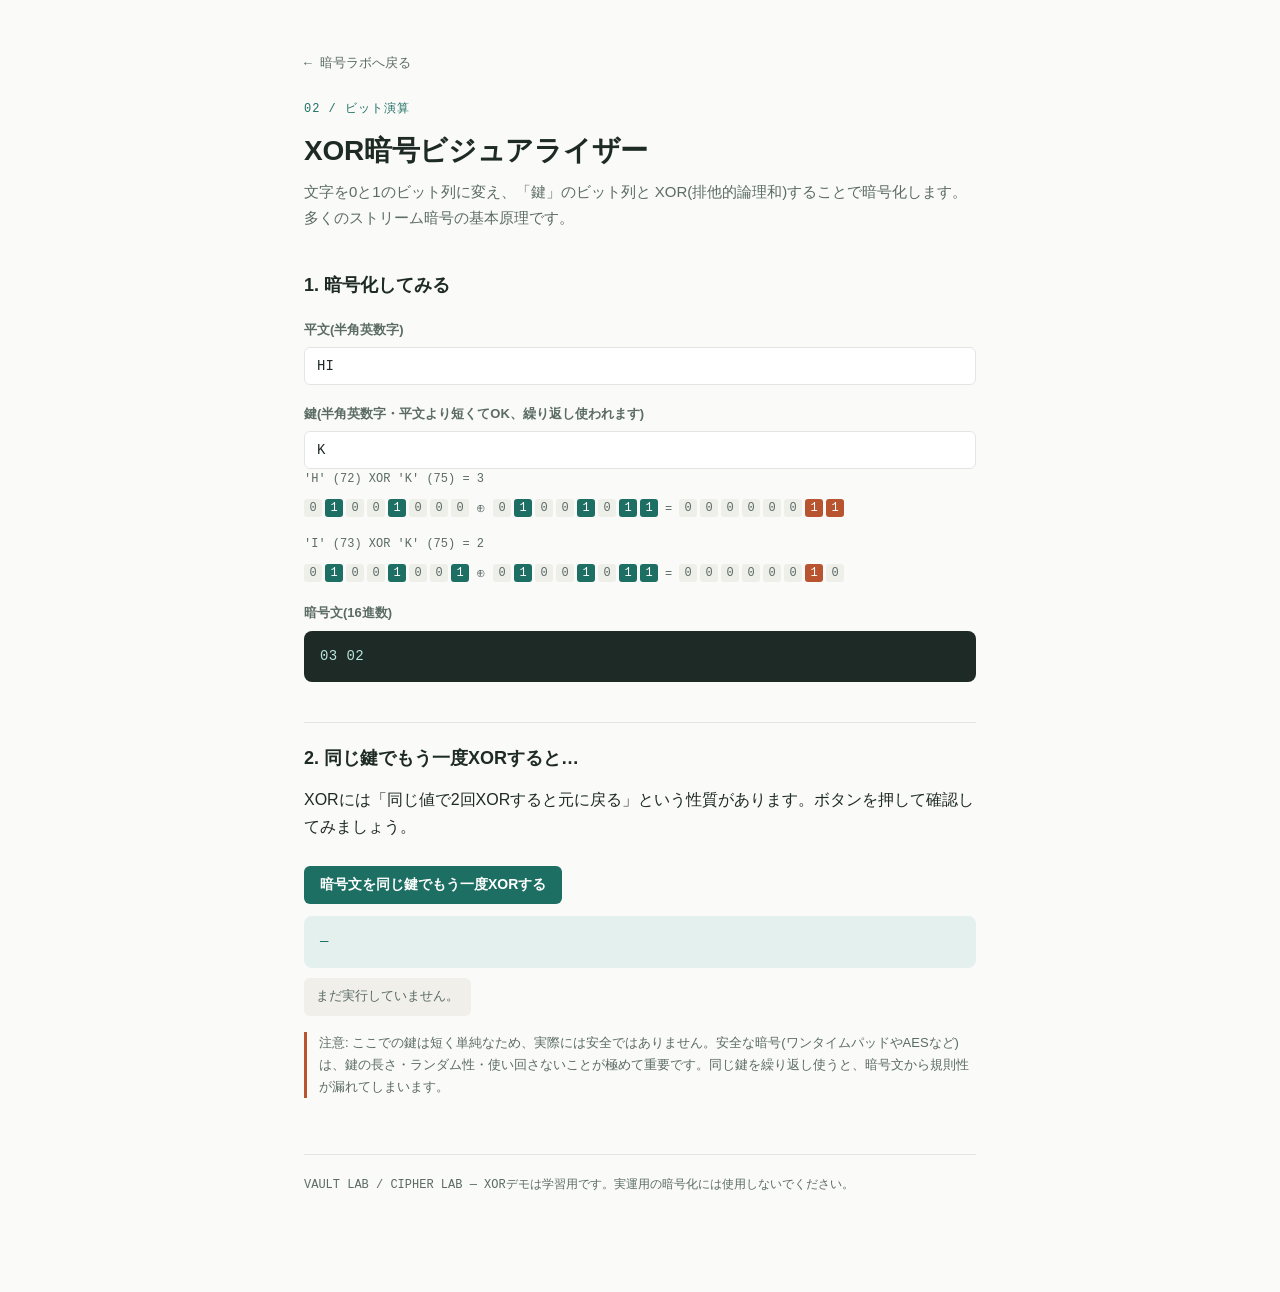
<file: crypto-vault-games/xor.html>
<!DOCTYPE html>
<html lang="ja">
<head>
<meta charset="UTF-8">
<meta name="viewport" content="width=device-width, initial-scale=1.0">
<title>XOR暗号ビジュアライザー | 暗号ラボ</title>
<link rel="stylesheet" href="shared.css">
<style>
  .char-block { margin-bottom: 14px; }
  .char-label { font-family: var(--mono); font-size: 12px; color: var(--ink-soft); margin-bottom: 4px; }
</style>
</head>
<body>
<div class="wrap">
  <a class="back-link" href="hub.html">← 暗号ラボへ戻る</a>
  <p class="eyebrow">02 / ビット演算</p>
  <h1>XOR暗号ビジュアライザー</h1>
  <p class="lead">文字を0と1のビット列に変え、「鍵」のビット列と XOR(排他的論理和)することで暗号化します。多くのストリーム暗号の基本原理です。</p>

  <h2>1. 暗号化してみる</h2>
  <label for="plainText">平文(半角英数字)</label>
  <input type="text" id="plainText" value="HI">

  <label for="keyText">鍵(半角英数字・平文より短くてOK、繰り返し使われます)</label>
  <input type="text" id="keyText" value="K">

  <div id="bitVisual"></div>

  <label>暗号文(16進数)</label>
  <div class="cipher-strip" id="hexOut">—</div>

  <h2>2. 同じ鍵でもう一度XORすると…</h2>
  <p>XORには「同じ値で2回XORすると元に戻る」という性質があります。ボタンを押して確認してみましょう。</p>
  <button id="xorAgainBtn">暗号文を同じ鍵でもう一度XORする</button>
  <div class="plain-strip" id="restoreOut" style="margin-top:12px;">—</div>
  <div id="restoreStatus" class="status pending">まだ実行していません。</div>

  <p class="note warn">注意: ここでの鍵は短く単純なため、実際には安全ではありません。安全な暗号(ワンタイムパッドやAESなど)は、鍵の長さ・ランダム性・使い回さないことが極めて重要です。同じ鍵を繰り返し使うと、暗号文から規則性が漏れてしまいます。</p>

  <footer class="page-footer">
    VAULT LAB / CIPHER LAB — XORデモは学習用です。実運用の暗号化には使用しないでください。
  </footer>
</div>

<script>
function toBits(byte) {
  return byte.toString(2).padStart(8, "0").split("").map(Number);
}

function xorEncrypt(text, key) {
  const bytes = [];
  for (let i = 0; i < text.length; i++) {
    const p = text.charCodeAt(i);
    const k = key.charCodeAt(i % key.length);
    bytes.push(p ^ k);
  }
  return bytes;
}

function renderBitVisual(plain, key) {
  const container = document.getElementById("bitVisual");
  container.innerHTML = "";
  if (!plain || !key) return;

  for (let i = 0; i < plain.length; i++) {
    const p = plain.charCodeAt(i);
    const k = key.charCodeAt(i % key.length);
    const c = p ^ k;

    const block = document.createElement("div");
    block.className = "char-block";

    const label = document.createElement("div");
    label.className = "char-label";
    label.textContent = `'${plain[i]}' (${p}) XOR '${key[i % key.length]}' (${k}) = ${c}`;
    block.appendChild(label);

    const grid = document.createElement("div");
    grid.className = "bitgrid";

    const pBits = toBits(p);
    const kBits = toBits(k);
    const cBits = toBits(c);

    pBits.forEach(b => grid.appendChild(makeBit(b)));
    const eq1 = document.createElement("div");
    eq1.textContent = "⊕";
    eq1.style.padding = "0 4px";
    eq1.style.color = "var(--ink-soft)";
    grid.appendChild(eq1);
    kBits.forEach(b => grid.appendChild(makeBit(b)));
    const eq2 = document.createElement("div");
    eq2.textContent = "=";
    eq2.style.padding = "0 4px";
    eq2.style.color = "var(--ink-soft)";
    grid.appendChild(eq2);
    cBits.forEach(b => grid.appendChild(makeBit(b, true)));

    block.appendChild(grid);
    container.appendChild(block);
  }
}

function makeBit(val, isResult) {
  const div = document.createElement("div");
  div.className = "bit" + (val ? " on" : "");
  if (isResult && val) div.classList.add("diff");
  div.textContent = val;
  return div;
}

function bytesToHex(bytes) {
  return bytes.map(b => b.toString(16).padStart(2, "0")).join(" ");
}

const plainInput = document.getElementById("plainText");
const keyInput = document.getElementById("keyText");
const hexOut = document.getElementById("hexOut");
const restoreOut = document.getElementById("restoreOut");
const restoreStatus = document.getElementById("restoreStatus");

let lastCipherBytes = [];

function update() {
  const plain = plainInput.value;
  const key = keyInput.value || "K";
  renderBitVisual(plain, key);
  lastCipherBytes = xorEncrypt(plain, key);
  hexOut.textContent = plain ? bytesToHex(lastCipherBytes) : "—";
  restoreOut.textContent = "—";
  restoreStatus.className = "status pending";
  restoreStatus.textContent = "まだ実行していません。";
}
plainInput.addEventListener("input", update);
keyInput.addEventListener("input", update);
update();

document.getElementById("xorAgainBtn").addEventListener("click", () => {
  const key = keyInput.value || "K";
  const restored = lastCipherBytes.map((b, i) => b ^ key.charCodeAt(i % key.length));
  const restoredText = restored.map(c => String.fromCharCode(c)).join("");
  restoreOut.textContent = restoredText;
  if (restoredText === plainInput.value) {
    restoreStatus.className = "status ok";
    restoreStatus.textContent = "元の平文に戻りました！ 同じ鍵でXORすると打ち消し合うことが確認できました。";
  } else {
    restoreStatus.className = "status pending";
    restoreStatus.textContent = "結果: " + restoredText;
  }
});
</script>
</body>
</html>
</file>
<file: crypto-vault-games/shared.css>
/* ============================================================
   暗号ラボ 共通スタイル
   トークン: 背景 #FAFAF8 / カード #FFFFFF / 文字 #1E2A26
             アクセント #1D6F63(ディープティール) / 罫線 #E2E6E2
   方針: 教材風・装飾は最小限。動きは「暗号文が変化する」箇所のみ。
   ============================================================ */

:root {
  --bg: #FAFAF8;
  --card: #FFFFFF;
  --ink: #1E2A26;
  --ink-soft: #5B6B65;
  --accent: #1D6F63;
  --accent-soft: #E4F0EE;
  --line: #E2E6E2;
  --warn: #B8542F;
  --mono: ui-monospace, "SF Mono", "Cascadia Mono", Consolas, "Courier New", monospace;
  --sans: -apple-system, BlinkMacSystemFont, "Segoe UI", "Hiragino Kaku Gothic ProN",
          "Noto Sans JP", sans-serif;
}

* { box-sizing: border-box; }

html { color-scheme: light; }

body {
  margin: 0;
  background: var(--bg);
  color: var(--ink);
  font-family: var(--sans);
  line-height: 1.7;
  font-size: 16px;
  -webkit-font-smoothing: antialiased;
}

.wrap {
  max-width: 720px;
  margin: 0 auto;
  padding: 48px 24px 96px;
}

.eyebrow {
  font-family: var(--mono);
  font-size: 12px;
  letter-spacing: 0.08em;
  color: var(--accent);
  text-transform: uppercase;
  margin: 0 0 8px;
}

h1 {
  font-size: 28px;
  font-weight: 700;
  margin: 0 0 4px;
  letter-spacing: -0.01em;
}

h2 {
  font-size: 18px;
  font-weight: 700;
  margin: 40px 0 12px;
  padding-top: 20px;
  border-top: 1px solid var(--line);
}
h2:first-of-type { border-top: none; padding-top: 0; }

p.lead {
  color: var(--ink-soft);
  font-size: 15px;
  margin: 0 0 32px;
}

p { margin: 0 0 14px; }

.back-link {
  display: inline-flex;
  align-items: center;
  gap: 6px;
  font-size: 13px;
  color: var(--ink-soft);
  text-decoration: none;
  margin-bottom: 24px;
  font-family: var(--mono);
}
.back-link:hover { color: var(--accent); }

/* --- カード --- */
.card {
  background: var(--card);
  border: 1px solid var(--line);
  border-radius: 10px;
  padding: 20px 22px;
  margin-bottom: 16px;
}

/* --- 暗号文表示: このページ群の署名要素 --- */
.cipher-strip {
  font-family: var(--mono);
  font-size: 14px;
  letter-spacing: 0.03em;
  background: var(--ink);
  color: #B9E6DC;
  border-radius: 8px;
  padding: 14px 16px;
  overflow-x: auto;
  white-space: pre;
  word-break: break-all;
  white-space: pre-wrap;
}

.plain-strip {
  font-family: var(--mono);
  font-size: 14px;
  letter-spacing: 0.03em;
  background: var(--accent-soft);
  color: var(--accent);
  border-radius: 8px;
  padding: 14px 16px;
  overflow-x: auto;
  white-space: pre-wrap;
  word-break: break-all;
}

label {
  display: block;
  font-size: 13px;
  font-weight: 600;
  color: var(--ink-soft);
  margin: 18px 0 6px;
}

input[type="text"], textarea, select {
  width: 100%;
  font-family: var(--mono);
  font-size: 14px;
  padding: 10px 12px;
  border: 1px solid var(--line);
  border-radius: 6px;
  background: #fff;
  color: var(--ink);
}
textarea { resize: vertical; min-height: 60px; }

input[type="range"] {
  width: 100%;
  accent-color: var(--accent);
}

button {
  font-family: var(--sans);
  font-weight: 600;
  font-size: 14px;
  background: var(--accent);
  color: #fff;
  border: none;
  border-radius: 6px;
  padding: 10px 16px;
  cursor: pointer;
  margin-top: 12px;
  margin-right: 8px;
}
button:hover { opacity: 0.88; }
button.secondary {
  background: transparent;
  color: var(--accent);
  border: 1px solid var(--accent);
}

.stat-row {
  display: flex;
  gap: 24px;
  flex-wrap: wrap;
  margin: 14px 0;
}
.stat {
  font-family: var(--mono);
}
.stat .num {
  font-size: 22px;
  font-weight: 700;
  color: var(--accent);
  display: block;
}
.stat .label {
  font-size: 12px;
  color: var(--ink-soft);
}

.note {
  font-size: 13px;
  color: var(--ink-soft);
  border-left: 3px solid var(--line);
  padding-left: 12px;
  margin: 16px 0;
}
.note.warn { border-left-color: var(--warn); }

.status {
  font-family: var(--mono);
  font-size: 13px;
  padding: 8px 12px;
  border-radius: 6px;
  display: inline-block;
  margin-top: 10px;
}
.status.ok { background: var(--accent-soft); color: var(--accent); }
.status.pending { background: #F0EFEA; color: var(--ink-soft); }

.bitgrid {
  display: flex;
  flex-wrap: wrap;
  gap: 3px;
  font-family: var(--mono);
  font-size: 12px;
  margin: 10px 0;
}
.bit {
  width: 18px;
  height: 18px;
  display: flex;
  align-items: center;
  justify-content: center;
  border-radius: 3px;
  background: #EFEFEA;
  color: var(--ink-soft);
  transition: background 0.15s, color 0.15s;
}
.bit.on { background: var(--accent); color: #fff; }
.bit.diff { background: var(--warn); color: #fff; }

footer.page-footer {
  margin-top: 56px;
  padding-top: 20px;
  border-top: 1px solid var(--line);
  font-size: 12px;
  color: var(--ink-soft);
  font-family: var(--mono);
}
</file>
